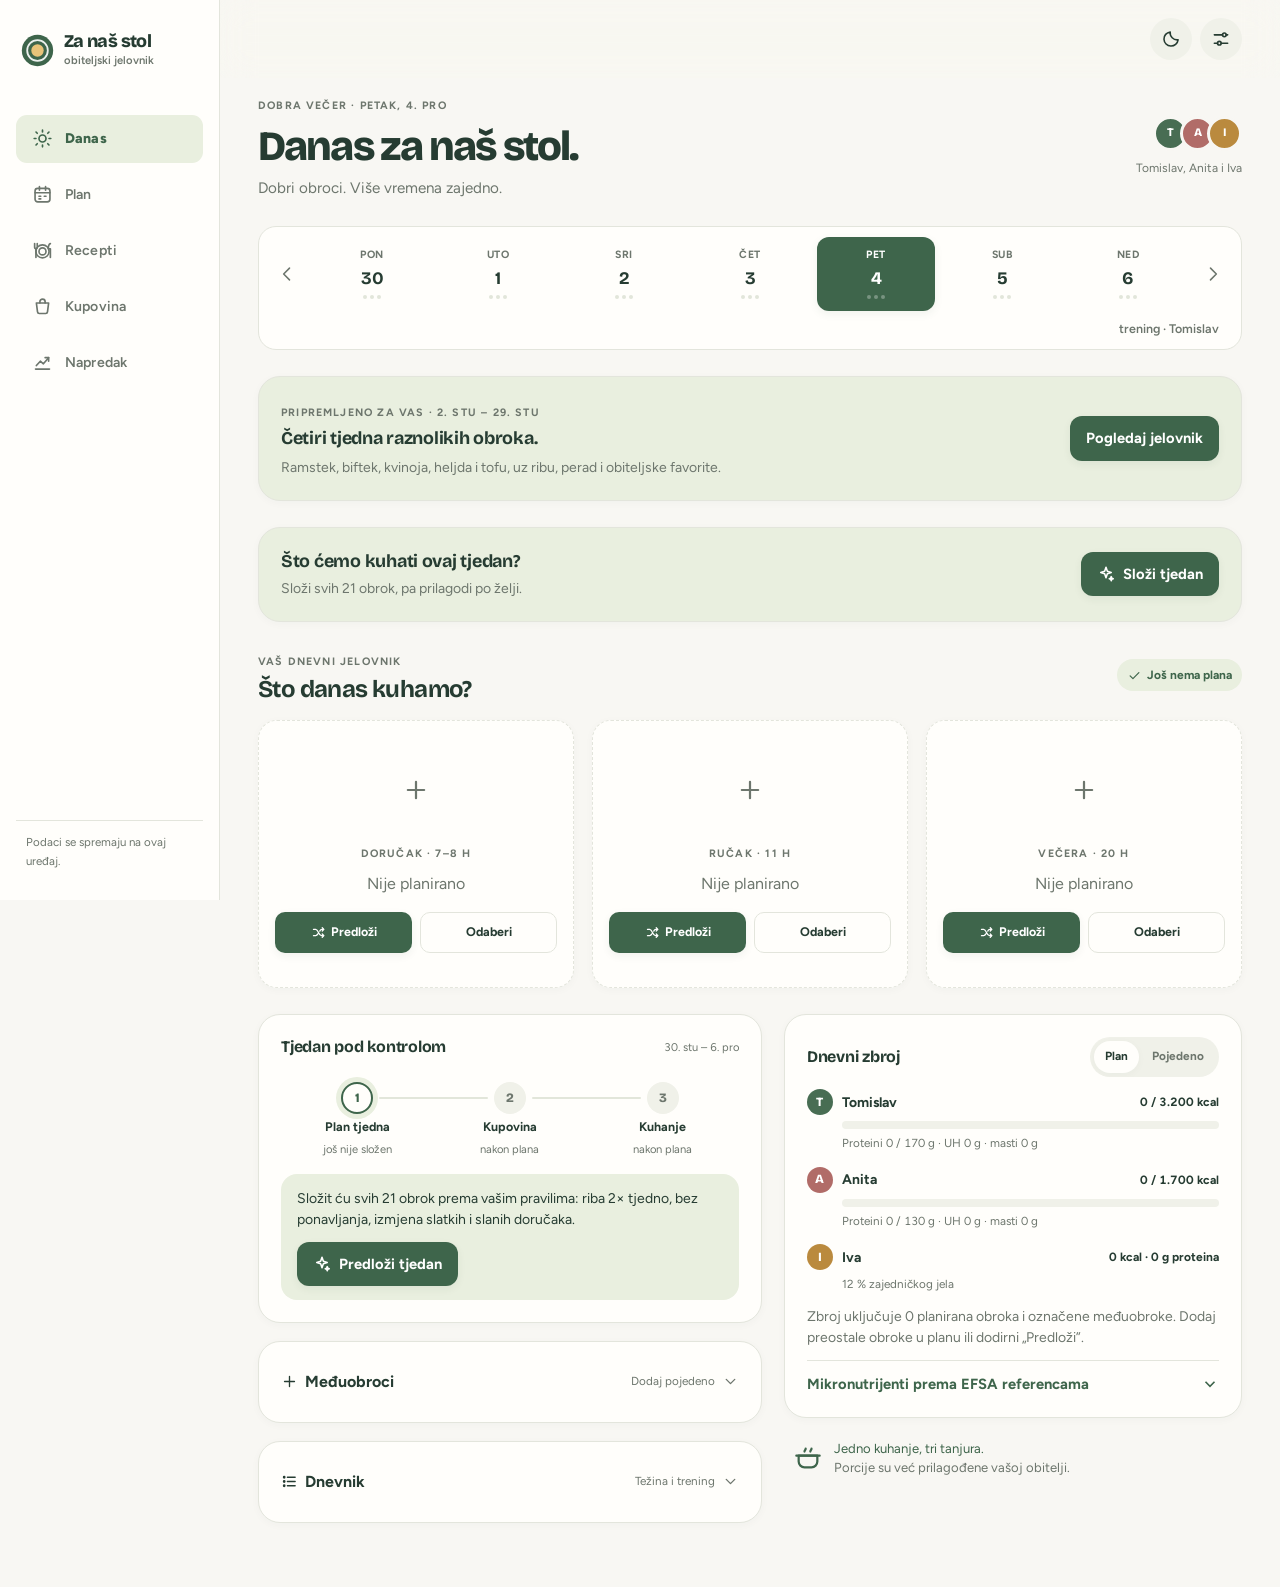
<file: index.html>
<!doctype html>
<html lang="hr" data-theme="light">
<head>
<meta charset="utf-8">
<meta name="viewport" content="width=device-width,initial-scale=1,viewport-fit=cover">
<meta name="description" content="Obiteljski jelovnik: tjedni plan, recepti, kupovina i kuhanje korak po korak.">
<meta name="theme-color" content="#F8F7F3">
<script>try { document.documentElement.dataset.theme = JSON.parse(localStorage.getItem("zns:theme")) === "dark" ? "dark" : "light"; } catch(e) {}</script>
<meta name="mobile-web-app-capable" content="yes">
<meta name="apple-mobile-web-app-capable" content="yes">
<meta name="apple-mobile-web-app-status-bar-style" content="black-translucent">
<meta name="apple-mobile-web-app-title" content="Za naš stol">
<meta name="robots" content="noindex">
<link rel="manifest" href="manifest.webmanifest">
<link rel="icon" type="image/png" sizes="192x192" href="icons/icon-192.png">
<link rel="apple-touch-icon" href="icons/apple-touch-icon.png">
<style>:root{padding-top:env(safe-area-inset-top,0px);padding-bottom:env(safe-area-inset-bottom,0px)}[hidden]{display:none!important}</style>
<title>Za naš stol</title>
<link rel="preconnect" href="https://fonts.googleapis.com">
<link rel="preconnect" href="https://fonts.gstatic.com" crossorigin>
<link rel="stylesheet" href="https://fonts.googleapis.com/css2?family=Bricolage+Grotesque:opsz,wght@12..96,500;12..96,700;12..96,800&family=Figtree:ital,wght@0,400;0,500;0,600;0,700;1,400&display=swap">
<style>
/* Layout: mobitel prvo – jedan stupac (do 760 px) sa staklenim zaglavljem i plutajućom trakom kartica pri dnu;
   od 1024 px lijeva traka navigacije i širi sadržaj. Boju nose ilustracije jela; sučelje je mirno:
   jadranska plava za radnje, maslinasta za "pojedeno/kupljeno", limun za "danas/sljedeće". */
:root{
  --bg:#F3F5F2; --surface:#FFFFFF; --surface-2:#EBF0EC; --surface-3:#DFE6E1; --ink:#14232A; --muted:#5A696E; --line:#DCE3DE;
  --sea:#1C5D78; --sea-ink:#FFFFFF; --sea-soft:#DDEDF3; --sea-deep:#123F52;
  --olive:#56772F; --olive-ink:#FFFFFF; --olive-soft:#E6EEDA;
  --citrus:#E9A920; --citrus-ink:#2A1E00; --citrus-soft:#FCF0CF;
  --tomato:#C9432B; --tomato-soft:#FAE3DC; --warn:#A86A0B;
  --pT:#1C5D78; --pS:#B24E72; --pK:#C98A0E;
  --scrim:rgba(12,22,27,.42); --glass:rgba(243,245,242,.78); --glass-strong:rgba(255,255,255,.86);
  --shadow-1:0 1px 2px rgba(20,35,42,.06),0 2px 8px rgba(20,35,42,.05);
  --shadow-2:0 2px 6px rgba(20,35,42,.07),0 14px 34px rgba(20,35,42,.11);
  --font-display:"Bricolage Grotesque","Avenir Next","Segoe UI",system-ui,sans-serif;
  --font-body:"Figtree","Avenir Next","Segoe UI",Roboto,Helvetica,Arial,sans-serif;
  --r-lg:24px; --r:18px; --r-sm:12px; --ease:cubic-bezier(.2,.8,.2,1); --rail:240px;
}
@media (prefers-color-scheme: dark){ :root:not([data-theme="light"]){
  --bg:#0E161A; --surface:#162127; --surface-2:#1D2A31; --surface-3:#26353D; --ink:#E6EEF0; --muted:#97A8AE; --line:#26353C;
  --sea:#7CC4DE; --sea-ink:#06202B; --sea-soft:#163747; --sea-deep:#A9DCEE;
  --olive:#A6C97B; --olive-ink:#132006; --olive-soft:#1F3119;
  --citrus:#F4C452; --citrus-ink:#2A1E00; --citrus-soft:#3A2F12;
  --tomato:#F2896F; --tomato-soft:#3D2420; --warn:#E9B14E;
  --pT:#7CC4DE; --pS:#EE93B4; --pK:#F4C452;
  --scrim:rgba(0,0,0,.55); --glass:rgba(14,22,26,.78); --glass-strong:rgba(22,33,39,.9);
  --shadow-1:0 1px 2px rgba(0,0,0,.35),0 2px 8px rgba(0,0,0,.25); --shadow-2:0 2px 6px rgba(0,0,0,.35),0 16px 36px rgba(0,0,0,.4); color-scheme:dark } }
:root[data-theme="dark"]{
  --bg:#0E161A; --surface:#162127; --surface-2:#1D2A31; --surface-3:#26353D; --ink:#E6EEF0; --muted:#97A8AE; --line:#26353C;
  --sea:#7CC4DE; --sea-ink:#06202B; --sea-soft:#163747; --sea-deep:#A9DCEE;
  --olive:#A6C97B; --olive-ink:#132006; --olive-soft:#1F3119;
  --citrus:#F4C452; --citrus-ink:#2A1E00; --citrus-soft:#3A2F12;
  --tomato:#F2896F; --tomato-soft:#3D2420; --warn:#E9B14E;
  --pT:#7CC4DE; --pS:#EE93B4; --pK:#F4C452;
  --scrim:rgba(0,0,0,.55); --glass:rgba(14,22,26,.78); --glass-strong:rgba(22,33,39,.9);
  --shadow-1:0 1px 2px rgba(0,0,0,.35),0 2px 8px rgba(0,0,0,.25); --shadow-2:0 2px 6px rgba(0,0,0,.35),0 16px 36px rgba(0,0,0,.4); color-scheme:dark }

*{box-sizing:border-box}
html{-webkit-text-size-adjust:100%;scroll-behavior:auto;overscroll-behavior-y:none}
body{margin:0;overflow-x:clip;background:var(--bg);color:var(--ink);font-family:var(--font-body);font-size:16px;line-height:1.5;-webkit-font-smoothing:antialiased;-webkit-tap-highlight-color:transparent}
h1,h2,h3,h4{font-family:var(--font-display);font-weight:700;line-height:1.1;margin:0;text-wrap:balance;letter-spacing:-.015em}
h1{font-size:clamp(1.75rem,6vw,2.35rem);font-weight:800;letter-spacing:-.025em}
h2{font-size:1.45rem}
h3{font-size:1.12rem}
p{margin:0}
img{max-width:100%}
button,input,select{font:inherit;color:inherit}
button{cursor:pointer;border:0;background:none;padding:0;text-align:inherit}
:focus-visible{outline:2.5px solid var(--sea);outline-offset:2px;border-radius:8px}
.num{font-variant-numeric:tabular-nums}
.muted{color:var(--muted)}
.small{font-size:.875rem}
.eyebrow{font-size:.72rem;letter-spacing:.09em;text-transform:uppercase;color:var(--muted);font-weight:700}
.sr{position:absolute!important;width:1px!important;height:1px!important;padding:0!important;margin:-1px!important;overflow:hidden!important;clip:rect(0 0 0 0)!important;white-space:nowrap!important;border:0!important}
svg.i{width:20px;height:20px;stroke:currentColor;fill:none;stroke-width:1.9;stroke-linecap:round;stroke-linejoin:round;flex:none}

/* ---------- zaglavlje ---------- */
/* Zaglavlje je fiksno i samo prekriva područje statusne trake (iPhone s početnog zaslona): sticky ondje nije pouzdan. */
.top{position:fixed;top:0;left:0;right:0;padding-top:env(safe-area-inset-top,0px);z-index:9;background:var(--glass);-webkit-backdrop-filter:saturate(1.4) blur(16px);backdrop-filter:saturate(1.4) blur(16px);border-bottom:1px solid transparent;transition:border-color .2s}
.top.scrolled{border-bottom-color:var(--line)}
.top-in{max-width:760px;margin:0 auto;display:flex;align-items:center;justify-content:space-between;gap:10px;padding-block:10px;padding-left:max(16px,env(safe-area-inset-left,0px));padding-right:max(16px,env(safe-area-inset-right,0px))}
.brand{display:flex;align-items:center;gap:10px;min-width:0}
.brand .logo{width:36px;height:36px;flex:none}
.brand b{display:block;font-family:var(--font-display);font-size:1.12rem;font-weight:800;letter-spacing:-.02em;line-height:1.1;white-space:nowrap}
.brand small{display:flex;align-items:center;gap:5px;font-size:.7rem;color:var(--muted);font-weight:600;white-space:nowrap}
.brand small::before{content:"";width:7px;height:7px;border-radius:50%;background:var(--muted);opacity:.6}
.brand small.live::before{background:var(--olive);opacity:1;box-shadow:0 0 0 3px var(--olive-soft)}
.top-r{display:flex;align-items:center;gap:8px}
.persons{display:inline-flex;background:var(--surface-2);border-radius:999px;padding:3px;gap:2px}
.persons button{display:inline-flex;align-items:center;gap:7px;padding:4px 12px 4px 4px;border-radius:999px;font-weight:600;font-size:.88rem;color:var(--muted);white-space:nowrap}
.persons button[aria-pressed="true"]{background:var(--surface);color:var(--ink);box-shadow:var(--shadow-1)}
.av{width:26px;height:26px;border-radius:50%;display:inline-grid;place-items:center;font-style:normal;font-weight:800;font-size:.78rem;color:#fff;background:var(--pT);flex:none;font-family:var(--font-display)}
.av.S{background:var(--pS)}.av.K{background:var(--pK)}
:root:not([data-theme="light"]) .av{color:var(--surface)}
@media (prefers-color-scheme: light){ :root:not([data-theme="dark"]) .av{color:#fff} }
:root[data-theme="light"] .av{color:#fff}
@media (max-width:420px){.persons button span{display:none}.persons button{padding:4px}}
.icon-btn{width:40px;height:40px;border-radius:50%;display:inline-grid;place-items:center;background:var(--surface-2);color:var(--ink);flex:none}
.icon-btn.ghost{background:transparent}
.icon-btn[aria-current="page"]{background:var(--sea-soft);color:var(--sea)}

/* ---------- navigacija: plutajuća traka (mobitel) / lijeva traka (desktop) ---------- */
nav.tabs{position:fixed;z-index:9;left:max(12px,env(safe-area-inset-left,0px));right:max(12px,env(safe-area-inset-right,0px));bottom:calc(10px + env(safe-area-inset-bottom,0px))}
nav.tabs .in{position:relative;max-width:520px;margin:0 auto;display:grid;grid-template-columns:repeat(5,1fr);background:var(--glass-strong);-webkit-backdrop-filter:saturate(1.5) blur(18px);backdrop-filter:saturate(1.5) blur(18px);border:1px solid var(--line);border-radius:26px;padding:6px;box-shadow:var(--shadow-2)}
nav.tabs button{position:relative;z-index:1;display:grid;justify-items:center;gap:2px;padding:7px 2px 6px;font-size:.68rem;font-weight:700;color:var(--muted);letter-spacing:.01em;border-radius:20px}
nav.tabs button svg{width:23px;height:23px;stroke:currentColor;fill:none;stroke-width:1.9;stroke-linecap:round;stroke-linejoin:round}
nav.tabs button[aria-current="page"]{color:var(--sea)}
nav.tabs .ind{position:absolute;z-index:0;top:6px;bottom:6px;left:6px;width:calc((100% - 12px) / 5);border-radius:20px;background:var(--sea-soft);transform:translateX(calc(var(--i,0) * 100%));transition:transform .38s var(--ease)}
nav.tabs .ind.off{opacity:0}
nav.tabs .rail-brand,nav.tabs .rail-foot{display:none}
nav.tabs .badge{position:absolute;top:3px;right:calc(50% - 20px);min-width:16px;height:16px;padding:0 4px;border-radius:9px;background:var(--citrus);color:var(--citrus-ink);font-size:.62rem;display:grid;place-items:center;font-weight:800}
@media (min-width:1024px){
  nav.tabs{left:0;right:auto;top:0;bottom:0;width:var(--rail);padding-top:env(safe-area-inset-top,0px);padding-bottom:env(safe-area-inset-bottom,0px);padding-left:env(safe-area-inset-left,0px);border-right:1px solid var(--line);background:var(--surface)}
  nav.tabs .in{height:100%;max-width:none;display:flex;flex-direction:column;gap:4px;background:none;border:0;border-radius:0;box-shadow:none;padding:20px 14px;-webkit-backdrop-filter:none;backdrop-filter:none}
  nav.tabs .rail-brand{display:flex;padding:4px 10px 22px}
  nav.tabs button{display:flex;align-items:center;gap:12px;padding:11px 14px;font-size:.98rem;font-weight:600;border-radius:14px;justify-items:start}
  nav.tabs button:hover{background:var(--surface-2);color:var(--ink)}
  nav.tabs button[aria-current="page"]{background:var(--sea-soft);color:var(--sea)}
  nav.tabs .ind{display:none}
  nav.tabs .badge{position:static;margin-left:auto}
  nav.tabs .rail-foot{display:block;margin-top:auto;padding:12px 10px 0;font-size:.8rem;color:var(--muted);border-top:1px solid var(--line)}
  .top .brand{visibility:hidden}
  .top{left:var(--rail)}
  main,#timers-root{margin-left:var(--rail)}
  .top-in{max-width:1100px}
}

/* ---------- glavni sadržaj ---------- */
main{max-width:760px;margin:0 auto;padding-block:76px 128px;padding-left:max(16px,env(safe-area-inset-left,0px));padding-right:max(16px,env(safe-area-inset-right,0px));display:grid;gap:18px;align-content:start}
@media (min-width:1024px){main{max-width:calc(1100px + var(--rail));padding-left:calc(var(--rail) + 40px);padding-right:40px;margin-left:0;padding-bottom:64px}}
main > *{min-width:0}
.card{background:var(--surface);border:1px solid var(--line);border-radius:var(--r-lg);padding:18px}
.card.flat{background:var(--surface-2);border-color:transparent}
.stack{display:grid;gap:12px}
.stack > *,.card > *{min-width:0}
.stack.tight{gap:8px}
.row{display:flex;align-items:center;gap:10px;flex-wrap:wrap}
.row.between{justify-content:space-between}
.row.nowrap{flex-wrap:nowrap}
.grow{flex:1;min-width:0}
.sect-h{display:flex;align-items:baseline;justify-content:space-between;gap:12px}
.sect-h h2,.sect-h h3{min-width:0}
.pagehead{display:grid;gap:4px;padding-top:6px}
.pagehead .row{justify-content:space-between}

/* gumbi */
.btn{display:inline-flex;align-items:center;justify-content:center;gap:8px;padding:10px 16px;border-radius:999px;font-weight:700;font-size:.92rem;background:var(--surface-2);color:var(--ink);border:1px solid transparent;min-height:42px;white-space:nowrap}
.btn.primary{background:var(--sea);color:var(--sea-ink)}
.btn.olive{background:var(--olive);color:var(--olive-ink)}
.btn.outline{background:transparent;border-color:var(--line)}
.btn.soft{background:var(--sea-soft);color:var(--sea)}
.btn.lg{min-height:54px;padding:14px 22px;font-size:1.02rem;border-radius:18px}
.btn.block{width:100%}
.btn.sm{padding:6px 12px;min-height:34px;font-size:.84rem}
.btn.danger{color:var(--tomato)}
.btn:disabled{opacity:.5;cursor:default}
.btn svg{width:18px;height:18px;stroke:currentColor;fill:none;stroke-width:2.1;stroke-linecap:round;stroke-linejoin:round}
.chips{display:flex;gap:8px;flex-wrap:wrap}
.chips.scroll{flex-wrap:nowrap;overflow-x:auto;scrollbar-width:none;margin-inline:-16px;padding-inline:16px;padding-block:2px;scroll-padding-inline:16px}
.chips.scroll::-webkit-scrollbar{display:none}
.chip{display:inline-flex;align-items:center;gap:6px;padding:7px 13px;border-radius:999px;font-size:.84rem;font-weight:600;background:var(--surface);color:var(--ink);border:1px solid var(--line);white-space:nowrap;flex:none}
.chip.on{background:var(--sea);color:var(--sea-ink);border-color:var(--sea)}
.chip.tag{background:var(--surface-2);border-color:transparent;color:var(--muted);padding:4px 10px;font-size:.78rem}
.chip .k{color:var(--muted);font-weight:600;font-variant-numeric:tabular-nums}
.chip.on .k{color:inherit;opacity:.8}
.pill{display:inline-flex;align-items:center;gap:5px;padding:3px 9px;border-radius:999px;font-size:.72rem;font-weight:700;letter-spacing:.01em;background:var(--surface-2);color:var(--ink);white-space:nowrap}
.pill::before{content:"";width:7px;height:7px;border-radius:50%;background:var(--pc,var(--muted))}
.pill.riba{--pc:#3E86B0}.pill.perad{--pc:#D9A13A}.pill.crveno{--pc:#B8452F}.pill.svinjetina{--pc:#D97C8E}.pill.jaja{--pc:#E9C13C}.pill.mlijecno{--pc:#8FA4C9}.pill.mahunarke{--pc:#7B9A47}
.pill.glass{background:var(--glass-strong);-webkit-backdrop-filter:blur(8px);backdrop-filter:blur(8px)}
.seg{display:inline-flex;background:var(--surface-2);border-radius:999px;padding:4px;gap:2px;max-width:100%;overflow-x:auto;scrollbar-width:none}
.seg::-webkit-scrollbar{display:none}
.seg button{padding:8px 15px;border-radius:999px;font-weight:700;font-size:.88rem;color:var(--muted);white-space:nowrap;flex:none}
.seg button[aria-pressed="true"]{background:var(--surface);color:var(--ink);box-shadow:var(--shadow-1)}
.seg.full{display:flex}.seg.full button{flex:1}
.seg .n{font-weight:600;opacity:.6;margin-left:3px;font-variant-numeric:tabular-nums}
@media (max-width:440px){.seg .n{display:none}.seg button{padding:8px 12px}}

/* oznaka "pojedeno / kupljeno" */
.check{width:34px;height:34px;border-radius:50%;border:2px solid var(--surface-3);display:grid;place-items:center;color:transparent;background:var(--surface);flex:none}
.check.on{background:var(--olive);border-color:var(--olive);color:var(--olive-ink)}
.check svg{width:18px;height:18px;stroke:currentColor;fill:none;stroke-width:3;stroke-linecap:round;stroke-linejoin:round}
.check.sm{width:26px;height:26px}.check.sm svg{width:14px;height:14px}

/* trake i prsten */
.bar{height:8px;border-radius:999px;background:var(--surface-2);overflow:hidden}
.bar i{display:block;height:100%;width:0;background:var(--sea);border-radius:999px}
.bar i.good{background:var(--olive)}
.bar i.over{background:var(--citrus)}
.ring{display:block}
.ring .trk{stroke:var(--surface-2)}
.ring .val{stroke:var(--sea);stroke-linecap:round}
.ring .val.good{stroke:var(--olive)}.ring .val.over{stroke:var(--citrus)}

/* ---------- Danas ---------- */
.hello{display:grid;gap:2px;padding-top:6px}
.hello h1 span{color:var(--sea)}
.week{display:grid;grid-template-columns:auto repeat(7,1fr) auto;gap:4px;align-items:center}
.week .icon-btn{width:30px;height:30px;background:transparent;color:var(--muted)}
.wday{display:grid;justify-items:center;gap:3px;padding:8px 0 7px;border-radius:16px;min-width:0}
.wday small{font-size:.66rem;font-weight:700;letter-spacing:.06em;text-transform:uppercase;color:var(--muted)}
.wday b{font-family:var(--font-display);font-size:1.1rem;line-height:1;font-weight:700}
.wday .pips{display:flex;gap:3px;height:6px}
.wday .pips i{width:6px;height:6px;border-radius:50%;background:var(--surface-3)}
.wday .pips i.p{background:var(--muted);opacity:.45}
.wday .pips i.e{background:var(--olive);opacity:1}
.wday.today b{color:var(--sea)}
.wday[aria-current="date"]{background:var(--sea);color:var(--sea-ink)}
.wday[aria-current="date"] small,.wday[aria-current="date"] b{color:var(--sea-ink)}
.wday[aria-current="date"] .pips i{background:color-mix(in srgb,var(--sea-ink) 30%,transparent)}
.wday[aria-current="date"] .pips i.p{background:var(--sea-ink);opacity:.6}
.wday[aria-current="date"] .pips i.e{background:var(--citrus);opacity:1}
.daynote{display:flex;align-items:center;justify-content:center;gap:8px;flex-wrap:wrap;font-size:.86rem;color:var(--muted)}

.summary{display:grid;grid-template-columns:auto 1fr;gap:20px;align-items:center}
.summary .ringbox{position:relative;width:136px;height:136px}
.summary .ringbox .c{position:absolute;inset:0;display:grid;place-content:center;text-align:center;gap:0}
.summary .ringbox .c b{font-family:var(--font-display);font-size:1.6rem;line-height:1;font-weight:800;letter-spacing:-.02em}
.summary .ringbox .c small{font-size:.74rem;color:var(--muted);font-weight:600}
.macros{display:grid;gap:12px;min-width:0}
.macro .l{display:flex;justify-content:space-between;gap:8px;font-size:.84rem;margin-bottom:5px}
.macro .l span{font-weight:700}
.macro .l em{font-style:normal;color:var(--muted);font-variant-numeric:tabular-nums}
@media (max-width:380px){.summary{grid-template-columns:1fr;justify-items:center}.macros{width:100%}}

.flow{display:grid;grid-template-columns:repeat(3,1fr);gap:0;position:relative}
.flow button{display:grid;justify-items:center;text-align:center;gap:6px;padding:4px 4px;position:relative;min-width:0}
.flow button::before{content:"";position:absolute;top:19px;left:calc(-50% + 22px);right:calc(50% + 22px);height:2px;background:var(--surface-3);border-radius:2px}
.flow button:first-child::before{display:none}
.flow button.done::before,.flow button.cur::before{background:var(--olive)}
.flow .dot{width:38px;height:38px;border-radius:50%;display:grid;place-items:center;font-family:var(--font-display);font-weight:800;background:var(--surface-2);color:var(--muted);border:2px solid transparent}
.flow .done .dot{background:var(--olive);color:var(--olive-ink)}
.flow .cur .dot{background:var(--surface);border-color:var(--sea);color:var(--sea);box-shadow:0 0 0 5px var(--sea-soft)}
.flow .dot svg{width:18px;height:18px;stroke:currentColor;fill:none;stroke-width:3;stroke-linecap:round;stroke-linejoin:round}
.flow b{font-size:.86rem;line-height:1.2}
.flow small{font-size:.76rem;color:var(--muted);font-variant-numeric:tabular-nums}

.timeline{display:grid;gap:12px}
.mcard{display:grid;grid-template-columns:96px 1fr auto;gap:14px;align-items:center;background:var(--surface);border:1px solid var(--line);border-radius:var(--r-lg);padding:10px 14px 10px 10px;position:relative;transition:border-color .25s,box-shadow .25s}
.mcard .thumb{width:96px;height:96px;border-radius:16px;overflow:hidden;position:relative;background:var(--surface-2);display:block}
.mcard .thumb img{width:100%;height:100%;object-fit:cover;display:block;transition:filter .35s,transform .35s var(--ease)}
.mcard .t{min-width:0;display:grid;gap:3px}
.mcard .t .title{font-weight:700;font-size:1rem;line-height:1.25;display:-webkit-box;-webkit-line-clamp:2;-webkit-box-orient:vertical;overflow:hidden;text-align:left}
.mcard .meta{display:flex;flex-wrap:wrap;gap:4px 10px;font-size:.8rem;color:var(--muted);font-variant-numeric:tabular-nums}
.mcard .meta b{color:var(--ink);font-weight:700}
.mcard .sum{font-size:.8rem;color:var(--muted);display:-webkit-box;-webkit-line-clamp:1;-webkit-box-orient:vertical;overflow:hidden}
.mcard .acts{display:flex;align-items:center;gap:8px;margin-top:4px}
.mcard.next{border-color:var(--citrus);box-shadow:0 0 0 3px var(--citrus-soft)}
.mcard .flag{position:absolute;top:-9px;left:16px;background:var(--citrus);color:var(--citrus-ink);font-size:.66rem;font-weight:800;letter-spacing:.08em;text-transform:uppercase;padding:3px 9px;border-radius:999px}
.mcard.done .thumb img{filter:saturate(.55) brightness(.92)}
.mcard.done .title{color:var(--muted)}
.mcard .thumb .ok{position:absolute;inset:0;display:grid;place-items:center;background:color-mix(in srgb,var(--olive) 35%,transparent);opacity:0;transition:opacity .3s}
.mcard.done .thumb .ok{opacity:1}
.mcard .thumb .ok svg{width:34px;height:34px;stroke:#fff;fill:none;stroke-width:3;stroke-linecap:round;stroke-linejoin:round;filter:drop-shadow(0 1px 2px rgba(0,0,0,.3))}
.mcard.empty{grid-template-columns:96px 1fr;border-style:dashed;background:transparent}
.mcard.empty .thumb{display:grid;place-items:center;color:var(--muted);background:var(--surface-2)}
.mcard.empty .thumb svg{width:28px;height:28px}
@media (max-width:400px){.mcard{grid-template-columns:78px 1fr auto;gap:12px}.mcard .thumb{width:78px;height:78px}.mcard.empty{grid-template-columns:78px 1fr}}

.snackrow{display:flex;flex-wrap:nowrap;gap:10px;overflow-x:auto;scrollbar-width:none;margin-inline:-18px;padding:2px 18px 4px;scroll-snap-type:x proximity}
.snackrow::-webkit-scrollbar{display:none}
.chip.snack{display:grid;grid-template-columns:44px 1fr;grid-template-rows:auto auto;column-gap:10px;align-items:center;padding:6px 14px 6px 6px;border-radius:18px;scroll-snap-align:start;text-align:left;white-space:normal;width:200px;flex:none}
.chip.snack img{grid-row:1/3;width:44px;height:44px;border-radius:12px;object-fit:cover}
.chip.snack b{font-size:.84rem;line-height:1.2;font-weight:700;display:-webkit-box;-webkit-line-clamp:2;-webkit-box-orient:vertical;overflow:hidden}
.chip.snack .k{font-size:.76rem}
.chip.snack.on{background:var(--olive-soft);color:var(--ink);border-color:var(--olive)}
.chip.snack.on .k{color:var(--olive);opacity:1;font-weight:700}
.hint{display:flex;gap:12px;align-items:flex-start;background:var(--citrus-soft);border-radius:var(--r);padding:12px 14px;font-size:.9rem}
.hint svg{width:20px;height:20px;flex:none;stroke:var(--warn);fill:none;stroke-width:2;stroke-linecap:round;stroke-linejoin:round;margin-top:1px}
.hint .chips{margin-top:8px}
.hint > div{min-width:0}
.hint .chip{background:var(--surface);border-color:transparent;white-space:normal;flex:0 1 auto;text-align:left}

.cols{display:grid;gap:18px}
.col{display:grid;gap:18px;align-content:start;min-width:0}
@media (min-width:1180px){
  .cols{grid-template-columns:minmax(0,1.3fr) minmax(0,1fr);gap:24px}
  .cols .snackrow{display:grid;grid-template-columns:repeat(auto-fill,minmax(210px,1fr));overflow:visible;margin-inline:0;padding-inline:0}
  .cols .chip.snack{width:auto}
  .cols .mcard{grid-template-columns:110px 1fr auto}.cols .mcard .thumb{width:110px;height:110px}
}

/* ---------- zajedničko jelo: podjela po osobi ---------- */
.sl{display:inline-flex;align-items:center;gap:10px;font-size:.8rem;color:var(--muted);font-variant-numeric:tabular-nums;flex-wrap:wrap}
.sl > span{display:inline-flex;align-items:center;gap:4px;color:var(--ink);font-weight:700}
.sl > span.u{color:var(--muted);font-weight:600}
.mini{width:17px;height:17px;border-radius:50%;display:inline-grid;place-items:center;font-style:normal;font-size:.62rem;font-weight:800;font-family:var(--font-display);background:var(--pT);color:var(--surface);flex:none}
.mini.S{background:var(--pS)}.mini.K{background:var(--pK)}
.splitbar{display:flex;gap:3px;height:14px;border-radius:8px;overflow:hidden}
.splitbar i{display:block;background:var(--pT);min-width:6px}
.splitbar i.S{background:var(--pS)}.splitbar i.K{background:var(--pK)}
.splitlegend{display:flex;flex-wrap:wrap;gap:6px 16px;font-size:.88rem}
.splitlegend span{display:inline-flex;align-items:center;gap:7px}
.splitlegend .av{width:22px;height:22px;font-size:.7rem}
.prows{display:grid;gap:14px}
.prow{display:grid;gap:6px}
.prow .ph{display:flex;align-items:center;gap:9px}
.prow .ph b{flex:1;min-width:0}
.prow .ph .num{font-size:.88rem;font-weight:700}
.prow .pm{font-size:.8rem;color:var(--muted);padding-left:35px}
.prow .bar{margin-left:35px}
.person-h.sm{gap:9px}.person-h.sm .av{width:26px;height:26px;font-size:.78rem}
.lrow{display:grid;grid-template-columns:1fr 1fr auto;gap:10px;align-items:end;padding-bottom:6px}
.lrow .person-h{grid-column:1/-1}
.lrow .toggle{height:46px}
@media (max-width:400px){.lrow{grid-template-columns:1fr 1fr}.lrow .toggle{grid-column:1/-1;justify-self:start}}
.chip.tag.minus{background:var(--tomato-soft);color:var(--tomato)}
.chip.tag.plus{background:var(--olive-soft);color:var(--olive)}
.chip.on.minus{background:var(--tomato-soft);color:var(--tomato);border-color:var(--tomato)}
.bezn{color:var(--tomato)}
.exrow{display:grid;grid-template-columns:1fr 88px auto auto;gap:8px;align-items:center;font-size:.92rem}
.exrow .field{padding:8px 10px}
.exadd{display:grid;grid-template-columns:1fr 88px auto;gap:8px}
@media (max-width:420px){.exadd{grid-template-columns:1fr 80px}.exadd .btn{grid-column:1/-1}}
.split-form{display:grid;gap:10px}
.sf{display:grid;grid-template-columns:auto 1fr 96px;gap:10px;align-items:end}
.sf .av{width:34px;height:34px;margin-bottom:6px}
.sf label{display:grid;gap:6px;font-size:.8rem;color:var(--muted);font-weight:700}
.sf input{width:100%;padding:11px 12px;border:1.5px solid var(--line);border-radius:var(--r-sm);background:var(--surface);color:var(--ink);font-size:1rem;min-width:0}
.sf input:focus{border-color:var(--sea);outline:none;box-shadow:0 0 0 3px var(--sea-soft)}
.portions .p h4 .pc{margin-left:auto;font-family:var(--font-display);font-size:1.05rem;white-space:nowrap}
.portions .p h4 span:not(.pc){min-width:0;overflow:hidden;text-overflow:ellipsis}
.portions > .p{min-width:0}
.portions .p .chips{gap:5px}
.portions .p .chip{white-space:normal;flex:0 1 auto}
.portions .p .btn{justify-self:start}
.meta .av{width:20px;height:20px;font-size:.65rem;vertical-align:middle}

/* ---------- forme ---------- */
.form{display:grid;grid-template-columns:1fr 1fr;gap:12px}
.form label{display:grid;gap:6px;font-size:.8rem;color:var(--muted);font-weight:700}
.form input,.form select,.field{width:100%;padding:11px 12px;border:1.5px solid var(--line);border-radius:var(--r-sm);background:var(--surface);color:var(--ink);font-size:1rem;min-width:0;font-weight:500;transition:border-color .2s}
.form input:focus,.form select:focus,.field:focus{border-color:var(--sea);outline:none;box-shadow:0 0 0 3px var(--sea-soft)}
.form .full{grid-column:1/-1}
.toggle{display:inline-flex;align-items:center;gap:8px;padding:9px 14px 9px 10px;border:1.5px solid var(--line);border-radius:999px;font-weight:700;font-size:.9rem;background:var(--surface)}
.toggle i{width:22px;height:22px;border-radius:50%;border:2px solid var(--surface-3);display:grid;place-items:center}
.toggle i svg{width:12px;height:12px;stroke:transparent;fill:none;stroke-width:3.5;stroke-linecap:round;stroke-linejoin:round}
.toggle[aria-pressed="true"]{background:var(--olive-soft);border-color:var(--olive);color:var(--ink)}
.toggle[aria-pressed="true"] i{background:var(--olive);border-color:var(--olive)}
.toggle[aria-pressed="true"] i svg{stroke:var(--olive-ink)}
.search{position:relative}
.search svg{position:absolute;left:14px;top:50%;transform:translateY(-50%);width:19px;height:19px;stroke:var(--muted);fill:none;stroke-width:2;stroke-linecap:round}
.search input{width:100%;padding:12px 14px 12px 42px;border-radius:999px;border:1.5px solid var(--line);background:var(--surface);color:var(--ink);font-size:1rem}
.search input:focus{border-color:var(--sea);outline:none;box-shadow:0 0 0 3px var(--sea-soft)}
details.more{border-top:1px solid var(--line);padding-top:12px}
details.more summary{cursor:pointer;list-style:none;display:flex;align-items:center;justify-content:space-between;gap:8px;font-weight:700;color:var(--sea);font-size:.92rem}
details.more summary::-webkit-details-marker{display:none}
details.more summary svg{width:18px;height:18px;stroke:currentColor;fill:none;stroke-width:2.2;transition:transform .25s var(--ease)}
details.more[open] summary svg{transform:rotate(180deg)}
details.more > div{padding-top:14px}
.microlist{display:grid;gap:10px}
.micro{display:grid;grid-template-columns:1fr auto;gap:4px 12px;font-size:.88rem}
.micro .bar{grid-column:1/-1;height:6px}

/* ---------- recepti ---------- */
.rgrid{display:grid;grid-template-columns:repeat(auto-fill,minmax(158px,1fr));gap:14px}
@media (min-width:1024px){.rgrid{grid-template-columns:repeat(auto-fill,minmax(220px,1fr));gap:18px}}
.rcard{background:var(--surface);border:1px solid var(--line);border-radius:var(--r-lg);overflow:hidden;text-align:left;display:grid;grid-template-rows:auto 1fr;transition:transform .25s var(--ease),box-shadow .25s}
.rcard .img{aspect-ratio:4/3;max-width:100%;position:relative;overflow:hidden;background:var(--surface-2)}
.rcard .img img{width:100%;height:100%;object-fit:cover;display:block;transition:transform .5s var(--ease)}
.rcard .img .pill{position:absolute;left:10px;top:10px}
.rcard .img .tm{position:absolute;right:10px;bottom:10px;background:var(--glass-strong);-webkit-backdrop-filter:blur(8px);backdrop-filter:blur(8px);border-radius:999px;font-size:.72rem;font-weight:700;padding:3px 9px;display:flex;align-items:center;gap:4px}
.rcard .img .tm svg{width:13px;height:13px;stroke:currentColor;fill:none;stroke-width:2.2}
.rcard .body{padding:12px 14px 14px;display:grid;gap:6px;align-content:start}
.rcard .body b{font-weight:700;font-size:.96rem;line-height:1.25}
.rcard .meta{font-size:.8rem;color:var(--muted);font-variant-numeric:tabular-nums}
.rcard .meta strong{color:var(--ink)}
@media (hover:hover){.rcard:hover{transform:translateY(-3px);box-shadow:var(--shadow-2)}.rcard:hover .img img{transform:scale(1.04)}}
.blank{color:var(--muted);text-align:center;padding:28px 12px;display:grid;justify-items:center;gap:10px}
.blank svg{width:40px;height:40px;stroke:var(--muted);fill:none;stroke-width:1.6;opacity:.6}

/* ---------- detalj recepta ---------- */
.dhero{position:relative;border-radius:var(--r-lg);overflow:hidden;aspect-ratio:16/11;max-width:100%;background:var(--surface-2);margin-inline:-4px}
.dhero img{width:100%;height:100%;object-fit:cover;display:block}
.dhero .over{position:absolute;inset:12px 12px auto;display:flex;justify-content:space-between;align-items:center;gap:8px}
.glassbtn{display:inline-flex;align-items:center;gap:6px;height:40px;padding:0 14px 0 10px;border-radius:999px;background:var(--glass-strong);-webkit-backdrop-filter:blur(10px);backdrop-filter:blur(10px);font-weight:700;font-size:.88rem;color:var(--ink);box-shadow:var(--shadow-1)}
.glassbtn svg{width:20px;height:20px;stroke:currentColor;fill:none;stroke-width:2.2;stroke-linecap:round;stroke-linejoin:round}
.detail{display:grid;gap:16px}
@media (min-width:860px){.detail{display:grid;grid-template-columns:minmax(0,1.05fr) minmax(0,1fr);gap:28px;align-items:start}.detail .dhero{position:sticky;top:84px;margin:0}}
.dhead{display:grid;gap:10px}
.dhead .sub{color:var(--muted);font-size:1.02rem}
.facts{display:grid;grid-template-columns:repeat(4,1fr);gap:8px}
.fact{background:var(--surface-2);border-radius:var(--r-sm);padding:10px 8px;text-align:center;display:grid;gap:1px}
.fact b{font-family:var(--font-display);font-size:1.15rem;font-weight:700;font-variant-numeric:tabular-nums;line-height:1.2}
.fact small{font-size:.7rem;color:var(--muted);font-weight:700;letter-spacing:.04em;text-transform:uppercase}
.cta{display:grid;grid-template-columns:1fr auto auto;gap:8px}
@media (max-width:420px){.cta{grid-template-columns:1fr 1fr}.cta .btn.lg{grid-column:1/-1}}
.subnav{position:sticky;top:calc(env(safe-area-inset-top,0px) + 66px);z-index:5;display:flex;gap:4px;background:var(--glass);-webkit-backdrop-filter:blur(14px);backdrop-filter:blur(14px);padding:6px;border-radius:999px;border:1px solid var(--line);overflow-x:auto;scrollbar-width:none}
.subnav::-webkit-scrollbar{display:none}
.subnav button{flex:1;padding:8px 12px;border-radius:999px;font-weight:700;font-size:.84rem;color:var(--muted);white-space:nowrap}
.subnav button[aria-current="true"]{background:var(--surface);color:var(--ink);box-shadow:var(--shadow-1)}
.portions{display:grid;grid-template-columns:repeat(3,1fr);gap:10px}
@media (max-width:560px){.portions{grid-template-columns:1fr}}
.portions .p{border-radius:var(--r);padding:12px 14px;font-size:.9rem;background:var(--surface-2);display:grid;gap:8px;align-content:start}
.portions .p.me{background:var(--sea-soft)}
.portions .p h4{display:flex;align-items:center;gap:8px;font-family:var(--font-body);font-size:.88rem;font-weight:800}
.portions .p ul{margin:0;padding:0;display:grid;gap:3px;list-style:none}
.portions .p li span{font-weight:700;font-variant-numeric:tabular-nums}
.portions .p .kc{font-weight:800;font-family:var(--font-display);font-variant-numeric:tabular-nums}
.ings{display:grid;gap:2px}
.ing-h{font-size:.74rem;letter-spacing:.08em;text-transform:uppercase;color:var(--muted);font-weight:700;padding:10px 0 4px;display:flex;flex-wrap:wrap;gap:4px 8px;align-items:baseline}
.ing-h em{font-style:normal;text-transform:none;letter-spacing:0;font-weight:500}
.ing{display:grid;grid-template-columns:26px 1fr auto;gap:12px;align-items:center;padding:9px 4px;border-radius:12px;text-align:left;width:100%}
.ing .nm{min-width:0}
.ing .nm small{color:var(--muted)}
.ing .q{font-weight:700;font-variant-numeric:tabular-nums;white-space:nowrap}
.ing[aria-pressed="true"] .nm,.ing[aria-pressed="true"] .q{color:var(--muted);text-decoration:line-through;text-decoration-thickness:1.5px}
@media (hover:hover){.ing:hover{background:var(--surface-2)}}
.steps{margin:0;padding:0;list-style:none;display:grid;gap:4px;counter-reset:s}
.steps li{display:grid;grid-template-columns:34px 1fr;gap:14px;counter-increment:s;padding:10px 0;border-bottom:1px solid var(--line)}
.steps li:last-child{border-bottom:0}
.steps li::before{content:counter(s);width:34px;height:34px;border-radius:50%;background:var(--sea-soft);color:var(--sea);display:grid;place-items:center;font-family:var(--font-display);font-weight:800}
.steps li > div{display:grid;gap:8px;padding-top:5px}
.tchip{display:inline-flex;align-items:center;gap:6px;padding:5px 11px 5px 8px;border-radius:999px;background:var(--citrus-soft);color:var(--ink);font-weight:700;font-size:.82rem;justify-self:start}
.tchip svg{width:16px;height:16px;stroke:var(--warn);fill:none;stroke-width:2.2;stroke-linecap:round;stroke-linejoin:round}
.tchip.run{background:var(--citrus);color:var(--citrus-ink)}
.tchip.run svg{stroke:currentColor}
.note{display:flex;gap:12px;align-items:flex-start;background:var(--citrus-soft);border-radius:var(--r);padding:14px 16px;font-size:.94rem}
.note b{display:block;margin-bottom:2px}
table.tbl{width:100%;border-collapse:collapse;font-size:.92rem}
table.tbl th{text-align:left;font-size:.72rem;letter-spacing:.07em;text-transform:uppercase;color:var(--muted);font-weight:700;padding:8px 0;border-bottom:1px solid var(--line)}
table.tbl td{padding:9px 0;border-bottom:1px solid var(--line)}
table.tbl td.n,table.tbl th.n{text-align:right;font-variant-numeric:tabular-nums;padding-left:8px}
table.tbl tr:last-child td{border-bottom:0}
.scrollx{overflow-x:auto}
.prompt{background:var(--surface-2);border-radius:var(--r-sm);padding:12px 14px;font-size:.85rem;color:var(--muted);word-break:break-word}

/* ---------- plan ---------- */
.weeknav{display:grid;grid-template-columns:auto 1fr auto;align-items:center;gap:10px}
.weeknav .mid{text-align:center;display:grid;gap:2px}
.weeknav h2{font-size:1.3rem}
.stats{display:flex;gap:8px;flex-wrap:wrap}
.stat{display:inline-flex;align-items:center;gap:6px;background:var(--surface);border:1px solid var(--line);border-radius:999px;padding:5px 12px;font-size:.82rem;font-weight:600}
.stat b{font-variant-numeric:tabular-nums}
.stat.ok{border-color:var(--olive);background:var(--olive-soft)}
.stat.warn{border-color:var(--citrus);background:var(--citrus-soft)}
.actions{display:flex;gap:8px;flex-wrap:wrap}
.days{display:grid;gap:12px}
@media (min-width:1024px){.days{grid-template-columns:repeat(2,minmax(0,1fr))}}
.daycard{background:var(--surface);border:1px solid var(--line);border-radius:var(--r-lg);padding:14px;display:grid;gap:10px}
.daycard.today{border-color:var(--citrus);box-shadow:0 0 0 3px var(--citrus-soft)}
.daycard .dh{display:flex;align-items:center;justify-content:space-between;gap:8px;flex-wrap:wrap}
.daycard .dh h3{display:flex;align-items:baseline;gap:8px}
.daycard .dh h3 small{font-family:var(--font-body);font-size:.82rem;color:var(--muted);font-weight:600;letter-spacing:0}
.daycard .dh .kc{font-size:.8rem;color:var(--muted);font-weight:700;font-variant-numeric:tabular-nums}
.slots{display:grid;gap:6px}
.slot{display:grid;grid-template-columns:52px 1fr auto;gap:12px;align-items:center;text-align:left;border-radius:14px;padding:6px 10px 6px 6px;background:var(--surface-2);min-height:64px;width:100%;transition:background .2s}
.slot .th{width:52px;height:52px;border-radius:11px;overflow:hidden;background:var(--surface-3);display:grid;place-items:center;color:var(--muted)}
.slot .th img{width:100%;height:100%;object-fit:cover;display:block}
.slot .th svg{width:22px;height:22px}
.slot .k{display:block;font-size:.68rem;letter-spacing:.08em;text-transform:uppercase;color:var(--muted);font-weight:800}
.slot .v{font-size:.9rem;font-weight:700;min-width:0;overflow:hidden;display:-webkit-box;-webkit-line-clamp:2;-webkit-box-orient:vertical;line-height:1.25}
.slot .v.empty{color:var(--muted);font-weight:500}
.slot .kc{font-size:.78rem;color:var(--muted);font-variant-numeric:tabular-nums;font-weight:600}
.slot.vacant{background:transparent;border:1.5px dashed var(--surface-3)}
@media (hover:hover){.slot:hover{background:var(--surface-3)}}
.dayflags{display:flex;gap:6px;flex-wrap:wrap}
.dayflags .chip{padding:5px 11px;font-size:.78rem}
.dayflags .chip.on{background:var(--citrus);border-color:var(--citrus);color:var(--citrus-ink)}
.rules{font-size:.88rem;color:var(--muted);display:grid;gap:8px}
.rules b{color:var(--ink)}

/* ---------- kupovina ---------- */
.shopsum{display:grid;grid-template-columns:auto 1fr;gap:16px;align-items:center}
.shopsum .big{font-family:var(--font-display);font-size:1.6rem;font-weight:800;line-height:1;font-variant-numeric:tabular-nums}
.shop{padding:14px 14px 6px}
.shop .ch{display:flex;align-items:center;gap:12px;padding:2px 2px 8px}
.shop .ch svg{width:40px;height:40px;flex:none}
.shop .ch h3{flex:1;min-width:0;font-size:1.02rem}
.shop .ch span{font-size:.82rem;color:var(--muted);font-weight:700;font-variant-numeric:tabular-nums}
.shop ul{margin:0;padding:0;list-style:none}
.shop li{border-top:1px solid var(--line)}
.shop .srow{display:grid;grid-template-columns:30px 1fr auto;gap:12px;align-items:center;padding:11px 4px;width:100%;text-align:left}
.shop .nm{min-width:0}
.shop .qty{font-variant-numeric:tabular-nums;color:var(--muted);font-size:.9rem;font-weight:700;white-space:nowrap}
.shop li.done .nm{text-decoration:line-through;text-decoration-thickness:1.5px;color:var(--muted)}
.shop li.done .qty{opacity:.6}
.shop.complete .ch h3::after{content:" ✓";color:var(--olive)}

/* ---------- napredak ---------- */
.tiles{display:grid;grid-template-columns:repeat(2,minmax(0,1fr));gap:12px}
@media (min-width:860px){.tiles{grid-template-columns:repeat(4,minmax(0,1fr))}}
.tile2{background:var(--surface);border:1px solid var(--line);border-radius:var(--r-lg);padding:14px 16px;display:grid;gap:4px}
.tile2 .lab{font-size:.72rem;letter-spacing:.07em;text-transform:uppercase;color:var(--muted);font-weight:700}
.tile2 .v{font-family:var(--font-display);font-size:1.7rem;line-height:1.1;font-weight:800;letter-spacing:-.02em}
.tile2 .v small{font-family:var(--font-body);font-size:.8rem;color:var(--muted);font-weight:600;letter-spacing:0}
.tile2 .d{font-size:.8rem;font-weight:700}
.up{color:var(--olive)}.down{color:var(--warn)}
.chart{width:100%;height:auto;display:block;overflow:visible;touch-action:pan-y}
.chart text{font-family:var(--font-body);font-size:12px;fill:var(--muted)}
.chart .grid{stroke:var(--line);stroke-width:1}
.chart .area{fill:url(#chart-grad)}
.chart .gs0{stop-color:var(--sea);stop-opacity:.22}.chart .gs1{stop-color:var(--sea);stop-opacity:0}
.chart .ln{fill:none;stroke:var(--sea);stroke-width:2.5;stroke-linejoin:round;stroke-linecap:round}
.chart .avg{fill:none;stroke:var(--citrus);stroke-width:2.5;stroke-dasharray:5 5;stroke-linecap:round}
.chart .pt{fill:var(--sea);stroke:var(--surface);stroke-width:2}
.chart .pt.last{fill:var(--citrus)}
.chart .tip{fill:var(--ink)}
.chart .tipbox{fill:var(--surface);stroke:var(--line)}
.legend{display:flex;gap:14px;font-size:.8rem;color:var(--muted);flex-wrap:wrap}
.legend i{display:inline-block;width:16px;height:0;border-top:2.5px solid var(--sea);vertical-align:middle;margin-right:6px}
.legend i.avg{border-top:2.5px dashed var(--citrus)}
.verdict{display:inline-flex;align-items:center;gap:6px;padding:4px 11px;border-radius:999px;font-size:.78rem;font-weight:800;justify-self:start}
.verdict.ok{background:var(--olive-soft);color:var(--olive)}
.verdict.act{background:var(--citrus-soft);color:var(--warn)}
.verdict.wait{background:var(--surface-2);color:var(--muted)}
.entries ul{margin:0;padding:0;list-style:none}
.entries li{display:grid;grid-template-columns:1fr auto auto;gap:10px;align-items:center;padding:10px 0;border-top:1px solid var(--line);font-size:.92rem}

/* ---------- postavke ---------- */
.person-h{display:flex;align-items:center;gap:12px}
.person-h .av{width:40px;height:40px;font-size:1.05rem}
.daypick{display:flex;gap:6px;flex-wrap:wrap}
.daypick label{width:42px;height:42px;border-radius:50%;display:grid;place-items:center;border:1.5px solid var(--line);font-weight:700;font-size:.82rem;cursor:pointer;background:var(--surface)}
.daypick label.on{background:var(--sea);border-color:var(--sea);color:var(--sea-ink)}
.info{display:grid;gap:10px;font-size:.9rem;color:var(--muted)}
.info b{color:var(--ink)}

/* ---------- ploča (bottom sheet) ---------- */
.sheet-bg{position:fixed;inset:0;background:var(--scrim);z-index:20;display:grid;align-items:end;justify-items:center}
.sheet{background:var(--surface);width:100%;max-width:640px;max-height:88vh;max-height:88dvh;overflow:auto;overscroll-behavior:contain;border-radius:28px 28px 0 0;padding-top:8px;padding-bottom:calc(18px + env(safe-area-inset-bottom,0px));padding-left:max(18px,env(safe-area-inset-left,0px));padding-right:max(18px,env(safe-area-inset-right,0px));display:grid;gap:14px;align-content:start;box-shadow:var(--shadow-2)}
.sheet .grab{width:44px;height:5px;border-radius:3px;background:var(--surface-3);justify-self:center;margin-bottom:2px}
.sheet .sh{display:flex;align-items:center;justify-content:space-between;gap:10px}
.sheet .sh h3{font-size:1.25rem}
@media (min-width:720px){.sheet-bg{align-items:center}.sheet{border-radius:28px;max-height:80vh}.sheet .grab{display:none}}
.list{display:grid;gap:4px}
.list .item{display:grid;grid-template-columns:56px 1fr auto;gap:12px;align-items:center;width:100%;text-align:left;padding:6px;border-radius:16px}
.list .item .th{width:56px;height:56px;border-radius:12px;overflow:hidden;background:var(--surface-2);display:grid;place-items:center;font-weight:800;font-family:var(--font-display)}
.list .item .th img{width:100%;height:100%;object-fit:cover;display:block}
.list .item b{font-weight:700;line-height:1.25}
.list .item.sel{background:var(--sea-soft)}
@media (hover:hover){.list .item:hover{background:var(--surface-2)}.list .item.sel:hover{background:var(--sea-soft)}}
.list .item .sub{display:block;font-size:.8rem;color:var(--muted);margin-top:2px}
.dialog-text{color:var(--muted)}

/* ---------- način kuhanja ---------- */
.cook{position:fixed;inset:0;z-index:30;background:var(--bg);display:grid;grid-template-rows:auto auto 1fr auto;padding-top:env(safe-area-inset-top,0px);padding-bottom:env(safe-area-inset-bottom,0px)}
.cook-top{display:grid;grid-template-columns:auto 1fr auto;align-items:center;gap:12px;padding-block:12px 8px;padding-left:max(16px,env(safe-area-inset-left,0px));padding-right:max(16px,env(safe-area-inset-right,0px));max-width:820px;width:100%;margin:0 auto}
.cook-top .ttl{min-width:0;text-align:center}
.cook-top .ttl b{display:block;font-size:.95rem;font-weight:700;white-space:nowrap;overflow:hidden;text-overflow:ellipsis}
.cook-top .ttl small{color:var(--muted);font-size:.8rem;font-weight:600}
.cook-prog{display:flex;gap:5px;padding-left:max(16px,env(safe-area-inset-left,0px));padding-right:max(16px,env(safe-area-inset-right,0px));max-width:820px;width:100%;margin:0 auto}
.cook-prog i{flex:1;height:5px;border-radius:3px;background:var(--surface-3);overflow:hidden;position:relative}
.cook-prog i::after{content:"";position:absolute;inset:0;background:var(--sea);transform:scaleX(0);transform-origin:left;transition:transform .4s var(--ease)}
.cook-prog i.on::after{transform:scaleX(1)}
.cook-body{overflow:auto;overscroll-behavior:contain;padding-block:24px 24px;padding-left:max(20px,env(safe-area-inset-left,0px));padding-right:max(20px,env(safe-area-inset-right,0px))}
.cook-step{max-width:720px;margin:0 auto;display:grid;gap:18px;align-content:start}
.cook-step .no{font-family:var(--font-display);font-weight:800;font-size:4.5rem;line-height:.9;color:var(--sea);letter-spacing:-.04em}
.cook-step .txt{font-size:clamp(1.3rem,4.6vw,1.85rem);line-height:1.38;font-weight:500;letter-spacing:-.01em;text-wrap:pretty}
.cook-step .pic{width:100%;max-width:100%;aspect-ratio:16/9;border-radius:var(--r-lg);overflow:hidden}
.cook-step .pic img{width:100%;height:100%;object-fit:cover;display:block}
.cook-step .tchip{font-size:1rem;padding:9px 16px 9px 12px}
.cook-step .tchip svg{width:20px;height:20px}
.cook-step .ings{background:var(--surface);border:1px solid var(--line);border-radius:var(--r-lg);padding:8px 12px}
.cook-foot{display:grid;grid-template-columns:auto 1fr;gap:10px;padding-block:12px 16px;padding-left:max(16px,env(safe-area-inset-left,0px));padding-right:max(16px,env(safe-area-inset-right,0px));max-width:820px;width:100%;margin:0 auto}
.cook-foot .btn{min-height:58px;border-radius:20px;font-size:1.05rem}
.cook-done{text-align:center;justify-items:center}
.cook-done .pic{max-width:420px}
.cook-done h2{font-size:2rem}

/* ---------- mjerači vremena ---------- */
#timers-root{position:fixed;z-index:31;right:max(12px,env(safe-area-inset-right,0px));bottom:calc(96px + env(safe-area-inset-bottom,0px));display:grid;gap:8px;justify-items:end;pointer-events:none}
body.cooking #timers-root{bottom:calc(96px + env(safe-area-inset-bottom,0px));margin-left:0}
@media (min-width:1024px){#timers-root{bottom:24px}}
.timer{pointer-events:auto;display:flex;align-items:center;gap:10px;background:var(--ink);color:var(--bg);border-radius:999px;padding:6px 8px 6px 6px;box-shadow:var(--shadow-2);font-weight:700}
.timer .tr{width:34px;height:34px;flex:none}
.timer .tr .t0{stroke:color-mix(in srgb,var(--bg) 25%,transparent)}
.timer .tr .t1{stroke:var(--citrus);stroke-linecap:round;transition:stroke-dashoffset 1s linear}
.timer .tm{font-variant-numeric:tabular-nums;font-size:1.02rem;min-width:46px}
.timer .lb{font-size:.74rem;opacity:.7;font-weight:600;max-width:120px;white-space:nowrap;overflow:hidden;text-overflow:ellipsis}
.timer button{width:30px;height:30px;border-radius:50%;display:grid;place-items:center;background:color-mix(in srgb,var(--bg) 16%,transparent);color:var(--bg)}
.timer button svg{width:15px;height:15px;stroke:currentColor;fill:none;stroke-width:2.4;stroke-linecap:round}
.timer.done{background:var(--citrus);color:var(--citrus-ink)}
.timer.done button{background:rgba(0,0,0,.12);color:var(--citrus-ink)}

#sheet-ghost{pointer-events:none}
body.sheet-open,body.cooking{overflow:hidden}
#meals{scroll-margin-top:calc(env(safe-area-inset-top,0px) + 76px)}
[id^="sec-"]{scroll-margin-top:calc(env(safe-area-inset-top,0px) + 130px)}

/* ---------- obavijest ---------- */
.toast{position:fixed;left:50%;bottom:calc(98px + env(safe-area-inset-bottom,0px));transform:translateX(-50%);background:var(--ink);color:var(--bg);padding:11px 18px;border-radius:999px;font-size:.92rem;font-weight:600;z-index:40;box-shadow:var(--shadow-2);max-width:min(92vw,520px);text-align:center;display:flex;align-items:center;gap:8px}
.toast svg{width:18px;height:18px;stroke:var(--olive);fill:none;stroke-width:2.6;stroke-linecap:round;stroke-linejoin:round;flex:none}
@media (min-width:1024px){.toast{bottom:28px;margin-left:calc(var(--rail) / 2)}}
body.cooking .toast{bottom:auto;top:calc(env(safe-area-inset-top,0px) + 76px);margin-left:0}
.banner{display:flex;align-items:center;justify-content:space-between;gap:12px;flex-wrap:wrap;background:var(--sea-soft);border-radius:var(--r);padding:14px 16px}

/* ---------- pokret ---------- */
@media (hover:hover){.btn:hover{filter:brightness(1.06)}}
@media (prefers-reduced-motion:no-preference){
  .btn,.chip,.check,.seg button,.slot,.wday,.icon-btn,.glassbtn,.flow .dot,.toggle,.ing,.srow,.persons button{transition:background-color .2s,color .2s,border-color .2s,transform .15s var(--ease),box-shadow .2s}
  .btn:active,.chip:active,.icon-btn:active,.wday:active,.slot:active,.glassbtn:active,.rcard:active,.check:active,.toggle:active,.srow:active{transform:scale(.96)}
  .bar i{transition:width .6s var(--ease)}
  .ring .val{transition:stroke-dashoffset .8s var(--ease),stroke .3s}
  .check.on svg,.toggle[aria-pressed="true"] i svg{animation:pop .38s var(--ease)}
  .chip.snack.on img{animation:pop .38s var(--ease)}
  .view-in > *{animation:rise .42s var(--ease) both}
  .view-in > *:nth-child(2){animation-delay:.03s}.view-in > *:nth-child(3){animation-delay:.06s}.view-in > *:nth-child(4){animation-delay:.09s}.view-in > *:nth-child(5){animation-delay:.12s}.view-in > *:nth-child(n+6){animation-delay:.15s}
  .fresh .daycard{animation:rise .5s var(--ease) both;animation-delay:calc(var(--d,0) * 45ms)}
  .sheet-bg{animation:fade .25s ease both}
  .sheet-bg .sheet{animation:up .38s var(--ease) both}
  #sheet-ghost .sheet-bg{animation:fade .24s ease reverse both}
  #sheet-ghost .sheet{animation:down .26s ease-in both}
  .cook{animation:fade .25s ease both}
  .cook-step.fwd{animation:slideL .4s var(--ease) both}
  .cook-step.back{animation:slideR .4s var(--ease) both}
  .toast{animation:toast .35s var(--ease) both}
  .timer{animation:pop .35s var(--ease) both}
  .timer.done{animation:pulse 1.2s ease-in-out infinite}
  .mcard.next{animation:glow 2.8s ease-in-out infinite}
}
@keyframes pop{0%{transform:scale(.4);opacity:0}60%{transform:scale(1.15);opacity:1}100%{transform:scale(1)}}
@keyframes rise{from{opacity:0;transform:translateY(10px)}to{opacity:1;transform:none}}
@keyframes fade{from{opacity:0}to{opacity:1}}
@keyframes up{from{transform:translateY(100%)}to{transform:none}}
@keyframes down{from{transform:none}to{transform:translateY(100%)}}
@keyframes slideL{from{opacity:0;transform:translateX(36px)}to{opacity:1;transform:none}}
@keyframes slideR{from{opacity:0;transform:translateX(-36px)}to{opacity:1;transform:none}}
@keyframes toast{from{opacity:0;transform:translate(-50%,16px)}to{opacity:1;transform:translate(-50%,0)}}
@keyframes pulse{0%,100%{transform:scale(1)}50%{transform:scale(1.05)}}
@keyframes glow{0%,100%{box-shadow:0 0 0 3px var(--citrus-soft)}50%{box-shadow:0 0 0 6px var(--citrus-soft)}}
@media (prefers-reduced-motion:no-preference) and (min-width:720px){.sheet-bg .sheet{animation:fade .25s ease both}#sheet-ghost .sheet{animation:fade .2s ease reverse both}}
::view-transition-old(root),::view-transition-new(root){animation-duration:.22s}
::view-transition-group(dish){animation-duration:.42s;animation-timing-function:cubic-bezier(.2,.8,.2,1)}
@media (prefers-reduced-motion:reduce){::view-transition-group(*),::view-transition-old(*),::view-transition-new(*){animation:none!important}}
</style>

<link rel="stylesheet" href="experience.css?v=bab9254669f9">
</head>
<body>
<a class="skip-link" href="#view">Preskoči na sadržaj</a>
<header class="top" id="top"><div class="top-in">
  <button class="brand" data-action="nav" data-v="danas" aria-label="Za naš stol, početna">
    <svg class="logo" viewBox="0 0 40 40" aria-hidden="true"><circle cx="20" cy="20" r="19" fill="var(--sea)"/><circle cx="20" cy="20" r="12.5" fill="none" stroke="var(--sea-ink)" stroke-width="2.2" opacity=".9"/><circle cx="20" cy="20" r="7.5" fill="var(--citrus)"/></svg>
    <span><b>Za naš stol</b><small id="brand-sub">obiteljski jelovnik</small></span>
  </button>
  <div class="top-r">
    <button class="icon-btn theme-toggle" data-action="theme" aria-label="Promijeni izgled" title="Promijeni izgled"><svg class="i" viewBox="0 0 24 24"><path d="M20.5 13A8.5 8.5 0 0 1 11 3.5 8.5 8.5 0 1 0 20.5 13Z"/></svg></button>
    <button class="icon-btn" data-action="nav" data-v="postavke" aria-label="Postavke"><svg class="i" viewBox="0 0 24 24"><path d="M4 7h10M18 7h2M4 17h4M12 17h8"/><circle cx="16" cy="7" r="2.2"/><circle cx="10" cy="17" r="2.2"/></svg></button>
  </div>
</div></header>
<nav class="tabs" aria-label="Glavni izbornik"><div class="in">
  <div class="rail-brand"><div class="brand"><svg class="logo" viewBox="0 0 40 40" aria-hidden="true"><circle cx="20" cy="20" r="19" fill="var(--sea)"/><circle cx="20" cy="20" r="12.5" fill="none" stroke="var(--sea-ink)" stroke-width="2.2" opacity=".9"/><circle cx="20" cy="20" r="7.5" fill="var(--citrus)"/></svg><span><b>Za naš stol</b><small>obiteljski jelovnik</small></span></div></div>
  <i class="ind" aria-hidden="true"></i>
  <button data-action="nav" data-v="danas"><svg viewBox="0 0 24 24"><circle cx="12" cy="12" r="4"/><path d="M12 2.5v2M12 19.5v2M4.6 4.6l1.4 1.4M18 18l1.4 1.4M2.5 12h2M19.5 12h2M4.6 19.4L6 18M18 6l1.4-1.4"/></svg>Danas</button>
  <button data-action="nav" data-v="plan"><svg viewBox="0 0 24 24"><rect x="3.5" y="5" width="17" height="15.5" rx="3"/><path d="M3.5 10h17M8.5 3v4M15.5 3v4M8 14h2M14 14h2M8 17h2"/></svg>Plan</button>
  <button data-action="nav" data-v="recepti"><svg viewBox="0 0 24 24"><circle cx="12" cy="13" r="7.5"/><circle cx="12" cy="13" r="4"/><path d="M3 4v4.5a1.5 1.5 0 0 0 3 0V4M4.5 9.5V20M21 4c-2 1-2.5 3.5-2.5 6h2.5V20"/></svg>Recepti</button>
  <button data-action="nav" data-v="kupovina"><svg viewBox="0 0 24 24"><path d="M5 8h14l-1.3 10.2a2 2 0 0 1-2 1.8H8.3a2 2 0 0 1-2-1.8z"/><path d="M9 8V6.5a3 3 0 0 1 6 0V8"/></svg>Kupovina</button>
  <button data-action="nav" data-v="napredak"><svg viewBox="0 0 24 24"><path d="M4 19.5h16"/><path d="M5 15.5l4.5-5 3.5 3 6-7"/><path d="M15 6.5h4v4"/></svg>Napredak</button>
  <div class="rail-foot" id="rail-status"></div>
</div></nav>
<main id="view" tabindex="-1"></main>
<div id="timers-root" aria-live="polite"></div>
<div id="cook-root"></div>
<div id="modal-root"></div>
<div id="sheet-ghost" aria-hidden="true"></div>
<div id="toast-root" role="status" aria-live="polite"></div>
<script>
const DATA = {"ingredients":{"pileca_prsa":{"id":"pileca_prsa","name":"Pileća prsa, bez kože","cat":"meso","unit":"g","piece":null,"note":null,"src":"USDA SR28 05062: Chicken, broiler or fryers, breast, skinless, boneless, meat only, raw","n":{"kcal":120.0,"p":22.5,"f":2.62,"c":0.0,"fib":0.0,"sug":0.0,"sat":0.563,"epa":0.003,"dha":0.004,"fe":0.37,"ca":5.0,"mg":28.0,"k":334.0,"zn":0.68,"vd":0.0,"b12":0.21,"fol":9.0,"vc":0.0,"na":45.0}},"pileci_batak":{"id":"pileci_batak","name":"Pileći batak bez kože i kosti","cat":"meso","unit":"g","piece":null,"note":null,"src":"USDA SR28 05096: Chicken, broilers or fryers, dark meat, thigh, meat only, raw","n":{"kcal":121.0,"p":19.66,"f":4.12,"c":0.0,"fib":0.0,"sug":0.0,"sat":1.097,"epa":0.002,"dha":0.007,"fe":0.81,"ca":7.0,"mg":23.0,"k":242.0,"zn":1.58,"vd":0.0,"b12":0.61,"fol":4.0,"vc":0.0,"na":95.0}},"pureca_mljevena":{"id":"pureca_mljevena","name":"Mljevena pureća prsa","cat":"meso","unit":"g","piece":null,"note":null,"src":"USDA SR28 05662: Ground turkey, fat free, raw","n":{"kcal":112.0,"p":23.57,"f":1.95,"c":0.0,"fib":0.0,"sug":0.0,"sat":0.487,"epa":0.002,"dha":0.006,"fe":0.77,"ca":3.0,"mg":29.0,"k":295.0,"zn":1.76,"vd":0.4,"b12":0.51,"fol":8.0,"vc":0.0,"na":51.0}},"junetina_mljevena":{"id":"junetina_mljevena","name":"Mljevena junetina, oko 5 % masti","cat":"meso","unit":"g","piece":null,"note":null,"src":"USDA SR28 23557: Beef, ground, 95% lean meat / 5% fat, raw","n":{"kcal":137.0,"p":21.41,"f":5.0,"c":0.0,"fib":0.0,"sug":0.0,"sat":2.182,"epa":0.0,"dha":0.0,"fe":2.38,"ca":9.0,"mg":22.0,"k":346.0,"zn":5.09,"vd":0.1,"b12":2.24,"fol":5.0,"vc":0.0,"na":66.0}},"svinjski_lungic":{"id":"svinjski_lungic","name":"Svinjski lungić (file)","cat":"meso","unit":"g","piece":null,"note":null,"src":"USDA SR28 10060: Pork, fresh, loin, tenderloin, separable lean only, raw","n":{"kcal":109.0,"p":20.95,"f":2.17,"c":0.0,"fib":0.0,"sug":0.0,"sat":0.698,"epa":0.0,"dha":0.0,"fe":0.98,"ca":5.0,"mg":27.0,"k":399.0,"zn":1.89,"vd":0.2,"b12":0.51,"fol":0.0,"vc":0.0,"na":53.0}},"losos":{"id":"losos","name":"Losos, filet bez kože","cat":"meso","unit":"g","piece":null,"note":null,"src":"USDA SR28 15236: Fish, salmon, Atlantic, farmed, raw","n":{"kcal":208.0,"p":20.42,"f":13.42,"c":0.0,"fib":0.0,"sug":0.0,"sat":3.05,"epa":0.862,"dha":1.104,"fe":0.34,"ca":9.0,"mg":27.0,"k":363.0,"zn":0.36,"vd":11.0,"b12":3.23,"fol":26.0,"vc":3.9,"na":59.0}},"oslic":{"id":"oslic","name":"Oslić, filet bez kože i kostiju","cat":"meso","unit":"g","piece":null,"note":"USDA bakalar kao najbliža zamjena","src":"USDA SR28 15015: Fish, cod, Atlantic, raw","n":{"kcal":82.0,"p":17.81,"f":0.67,"c":0.0,"fib":0.0,"sug":0.0,"sat":0.131,"epa":0.064,"dha":0.12,"fe":0.38,"ca":16.0,"mg":32.0,"k":413.0,"zn":0.45,"vd":0.9,"b12":0.91,"fol":7.0,"vc":1.0,"na":54.0}},"srdele":{"id":"srdele","name":"Srdele u maslinovom ulju, ocijeđene","cat":"meso","unit":"g","piece":null,"note":null,"src":"USDA SR28 15088: Fish, sardine, Atlantic, canned in oil, drained solids with bone","n":{"kcal":208.0,"p":24.62,"f":11.45,"c":0.0,"fib":0.0,"sug":0.0,"sat":1.528,"epa":0.473,"dha":0.509,"fe":2.92,"ca":382.0,"mg":39.0,"k":397.0,"zn":1.31,"vd":4.8,"b12":8.94,"fol":10.0,"vc":0.0,"na":307.0}},"dimljeni_losos":{"id":"dimljeni_losos","name":"Dimljeni losos","cat":"meso","unit":"g","piece":null,"note":null,"src":"USDA SR28 15077: Fish, salmon, chinook, smoked","n":{"kcal":117.0,"p":18.28,"f":4.32,"c":0.0,"fib":0.0,"sug":0.0,"sat":0.929,"epa":0.183,"dha":0.267,"fe":0.85,"ca":11.0,"mg":18.0,"k":175.0,"zn":0.31,"vd":17.1,"b12":3.26,"fol":2.0,"vc":0.0,"na":672.0}},"jaja":{"id":"jaja","name":"Jaja (M)","cat":"mlijecno","unit":"kom","piece":50,"note":null,"src":"USDA SR28 01123: Egg, whole, raw, fresh","n":{"kcal":143.0,"p":12.56,"f":9.51,"c":0.72,"fib":0.0,"sug":0.37,"sat":3.126,"epa":0.0,"dha":0.058,"fe":1.75,"ca":56.0,"mg":12.0,"k":138.0,"zn":1.29,"vd":2.0,"b12":0.89,"fol":47.0,"vc":0.0,"na":142.0}},"jogurt2":{"id":"jogurt2","name":"Cijeđeni grčki jogurt, 2 % m.m.","cat":"mlijecno","unit":"g","piece":null,"note":null,"src":"USDA SR28 01287: Yogurt, Greek, plain, lowfat","n":{"kcal":73.0,"p":9.95,"f":1.92,"c":3.94,"fib":0.0,"sug":3.56,"sat":1.23,"epa":0.0,"dha":0.0,"fe":0.04,"ca":115.0,"mg":11.0,"k":141.0,"zn":0.6,"vd":0.0,"b12":0.52,"fol":12.0,"vc":0.8,"na":34.0}},"jogurt5":{"id":"jogurt5","name":"Grčki jogurt, punomasni","cat":"mlijecno","unit":"g","piece":null,"note":null,"src":"USDA SR28 01293: Yogurt, Greek, plain, whole milk","n":{"kcal":97.0,"p":9.0,"f":5.0,"c":3.98,"fib":0.0,"sug":4.0,"sat":2.395,"epa":0.0,"dha":0.004,"fe":0.0,"ca":100.0,"mg":11.0,"k":141.0,"zn":0.52,"vd":0.0,"b12":0.75,"fol":5.0,"vc":0.0,"na":35.0}},"skyr":{"id":"skyr","name":"Skyr, natur","cat":"mlijecno","unit":"g","piece":null,"note":null,"src":"USDA SR28 01256: Yogurt, Greek, plain, nonfat","n":{"kcal":59.0,"p":10.19,"f":0.39,"c":3.6,"fib":0.0,"sug":3.24,"sat":0.117,"epa":0.0,"dha":0.0,"fe":0.07,"ca":110.0,"mg":11.0,"k":141.0,"zn":0.52,"vd":0.0,"b12":0.75,"fol":7.0,"vc":0.0,"na":36.0}},"posni_sir":{"id":"posni_sir","name":"Svježi posni sir","cat":"mlijecno","unit":"g","piece":null,"note":"Primjer deklaracije za izračun: 72 kcal, 10,8 g proteina, 1,9 g masti i 0,24 g soli na 100 g. Za drugu marku provjeri pakiranje.","src":"MEGGLE svježi posni sir: deklaracija na 100 g, provjereno 31. 10. 2026.","n":{"kcal":72,"p":10.8,"f":1.9,"c":2.8,"fib":null,"sug":2.8,"sat":1.3,"epa":null,"dha":null,"fe":null,"ca":null,"mg":null,"k":null,"zn":null,"vd":null,"b12":null,"fol":null,"vc":null,"na":96},"sourceUrl":"https://meggle.hr/proizvod/svjezi-posni-sir/","missingNutrients":["fib","epa","dha","fe","ca","mg","k","zn","vd","b12","fol","vc"]},"feta":{"id":"feta","name":"Feta","cat":"mlijecno","unit":"g","piece":null,"note":null,"src":"USDA SR28 01019: Cheese, feta","n":{"kcal":264.0,"p":14.21,"f":21.28,"c":4.09,"fib":0.0,"sug":4.09,"sat":14.946,"epa":0.0,"dha":0.0,"fe":0.65,"ca":493.0,"mg":19.0,"k":62.0,"zn":2.88,"vd":0.4,"b12":1.69,"fol":32.0,"vc":0.0,"na":917.0}},"parmezan":{"id":"parmezan","name":"Parmezan","cat":"mlijecno","unit":"g","piece":null,"note":null,"src":"USDA SR28 01033: Cheese, parmesan, hard","n":{"kcal":392.0,"p":35.75,"f":25.83,"c":3.22,"fib":0.0,"sug":0.8,"sat":16.41,"epa":0.0,"dha":0.0,"fe":0.82,"ca":1184.0,"mg":44.0,"k":92.0,"zn":2.75,"vd":0.5,"b12":1.2,"fol":7.0,"vc":0.0,"na":1376.0}},"mozzarella":{"id":"mozzarella","name":"Mozzarella s manje masti","cat":"mlijecno","unit":"g","piece":null,"note":null,"src":"USDA SR28 01028: Cheese, mozzarella, part skim milk","n":{"kcal":254.0,"p":24.26,"f":15.92,"c":2.77,"fib":0.0,"sug":1.13,"sat":10.114,"epa":0.0,"dha":0.0,"fe":0.22,"ca":782.0,"mg":23.0,"k":84.0,"zn":2.76,"vd":0.3,"b12":0.82,"fol":9.0,"vc":0.0,"na":619.0}},"mlijeko2":{"id":"mlijeko2","name":"Mlijeko, 1,5–2 % m.m.","cat":"mlijecno","unit":"ml","piece":null,"note":"Osnovni profil USDA odnosi se na obogaćeno mlijeko. Vitamin D ovdje nije uračunat bez potvrde na deklaraciji vašeg proizvoda.","src":"USDA SR28 01079: Milk, reduced fat, fluid, 2% milkfat, with added vitamin A and vitamin D","n":{"kcal":50.0,"p":3.3,"f":1.98,"c":4.8,"fib":0.0,"sug":5.06,"sat":1.257,"epa":0.0,"dha":0.0,"fe":0.02,"ca":120.0,"mg":11.0,"k":140.0,"zn":0.48,"vd":null,"b12":0.53,"fol":5.0,"vc":0.2,"na":47.0},"missingNutrients":["vd"]},"mlijeko3":{"id":"mlijeko3","name":"Mlijeko, punomasno (za kćer)","cat":"mlijecno","unit":"ml","piece":null,"note":"Osnovni profil USDA odnosi se na obogaćeno mlijeko. Vitamin D ovdje nije uračunat bez potvrde na deklaraciji vašeg proizvoda.","src":"USDA SR28 01077: Milk, whole, 3.25% milkfat, with added vitamin D","n":{"kcal":61.0,"p":3.15,"f":3.25,"c":4.8,"fib":0.0,"sug":5.05,"sat":1.865,"epa":0.0,"dha":0.0,"fe":0.03,"ca":113.0,"mg":10.0,"k":132.0,"zn":0.37,"vd":null,"b12":0.45,"fol":5.0,"vc":0.0,"na":43.0},"missingNutrients":["vd"]},"zob":{"id":"zob","name":"Zobene pahuljice","cat":"zitarice","unit":"g","piece":null,"note":null,"src":"USDA SR28 20038: Oats","n":{"kcal":389.0,"p":16.89,"f":6.9,"c":66.27,"fib":10.6,"sug":0.0,"sat":1.217,"epa":0.0,"dha":0.0,"fe":4.72,"ca":54.0,"mg":177.0,"k":429.0,"zn":3.97,"vd":0.0,"b12":0.0,"fol":56.0,"vc":0.0,"na":2.0}},"integralni_kruh":{"id":"integralni_kruh","name":"Integralni kruh","cat":"zitarice","unit":"g","piece":null,"note":null,"src":"USDA SR28 18075: Bread, whole-wheat, commercially prepared","n":{"kcal":252.0,"p":12.45,"f":3.5,"c":42.71,"fib":6.0,"sug":4.34,"sat":0.722,"epa":0.0,"dha":0.0,"fe":2.47,"ca":161.0,"mg":75.0,"k":254.0,"zn":1.77,"vd":0.0,"b12":0.0,"fol":42.0,"vc":0.0,"na":455.0}},"pita":{"id":"pita","name":"Integralna pita / lepinja","cat":"zitarice","unit":"g","piece":null,"note":null,"src":"USDA SR28 18042: Bread, pita, whole-wheat","n":{"kcal":262.0,"p":9.8,"f":1.71,"c":55.89,"fib":6.1,"sug":2.87,"sat":0.147,"epa":0.0,"dha":0.0,"fe":3.06,"ca":15.0,"mg":69.0,"k":170.0,"zn":1.52,"vd":0.0,"b12":0.0,"fol":35.0,"vc":0.0,"na":527.0}},"tjestenina_int":{"id":"tjestenina_int","name":"Integralna tjestenina, suha","cat":"zitarice","unit":"g","piece":null,"note":null,"src":"USDA SR28 20124: Pasta, whole-wheat, dry","n":{"kcal":352.0,"p":13.87,"f":2.93,"c":73.37,"fib":9.2,"sug":2.74,"sat":0.428,"epa":0.0,"dha":0.0,"fe":3.62,"ca":29.0,"mg":128.0,"k":434.0,"zn":2.97,"vd":0.0,"b12":0.0,"fol":69.0,"vc":0.0,"na":6.0}},"tjestenina":{"id":"tjestenina","name":"Tjestenina, suha (lazanje/orzo)","cat":"zitarice","unit":"g","piece":null,"note":null,"src":"USDA SR28 20120: Pasta, dry, enriched","n":{"kcal":371.0,"p":13.04,"f":1.51,"c":74.67,"fib":3.2,"sug":2.67,"sat":0.277,"epa":0.0,"dha":0.0,"fe":3.3,"ca":21.0,"mg":53.0,"k":223.0,"zn":1.41,"vd":0.0,"b12":0.0,"fol":391.0,"vc":0.0,"na":6.0}},"bulgur":{"id":"bulgur","name":"Bulgur, suh","cat":"zitarice","unit":"g","piece":null,"note":null,"src":"USDA SR28 20012: Bulgur, dry","n":{"kcal":342.0,"p":12.29,"f":1.33,"c":75.87,"fib":12.5,"sug":0.41,"sat":0.232,"epa":0.0,"dha":0.0,"fe":2.46,"ca":35.0,"mg":164.0,"k":410.0,"zn":1.93,"vd":0.0,"b12":0.0,"fol":27.0,"vc":0.0,"na":17.0}},"palenta":{"id":"palenta","name":"Palenta (kukuruzna krupica), suha","cat":"zitarice","unit":"g","piece":null,"note":null,"src":"USDA SR28 20022: Cornmeal, degermed, enriched, yellow","n":{"kcal":370.0,"p":7.11,"f":1.75,"c":79.45,"fib":3.9,"sug":1.61,"sat":0.22,"epa":0.0,"dha":0.0,"fe":4.36,"ca":3.0,"mg":32.0,"k":142.0,"zn":0.66,"vd":0.0,"b12":0.0,"fol":335.0,"vc":0.0,"na":7.0}},"leca_crvena":{"id":"leca_crvena","name":"Crvena leća, suha","cat":"zitarice","unit":"g","piece":null,"note":null,"src":"USDA SR28 16144: Lentils, pink or red, raw","n":{"kcal":358.0,"p":23.91,"f":2.17,"c":63.1,"fib":10.8,"sug":0.0,"sat":0.379,"epa":0.0,"dha":0.0,"fe":7.39,"ca":48.0,"mg":59.0,"k":668.0,"zn":3.6,"vd":0.0,"b12":0.0,"fol":204.0,"vc":1.7,"na":7.0}},"leca":{"id":"leca","name":"Smeđa/zelena leća, suha","cat":"zitarice","unit":"g","piece":null,"note":null,"src":"USDA SR28 16069: Lentils, raw","n":{"kcal":352.0,"p":24.63,"f":1.06,"c":63.35,"fib":10.7,"sug":2.03,"sat":0.154,"epa":0.0,"dha":0.0,"fe":6.51,"ca":35.0,"mg":47.0,"k":677.0,"zn":3.27,"vd":0.0,"b12":0.0,"fol":479.0,"vc":4.5,"na":6.0}},"slanutak":{"id":"slanutak","name":"Slanutak kuhani, ocijeđen (konzerva)","cat":"zitarice","unit":"g","piece":null,"note":null,"src":"USDA SR28 16359: Chickpeas (garbanzo beans, bengal gram), mature seeds, canned, drained, rinsed in tap water","n":{"kcal":138.0,"p":7.04,"f":2.47,"c":22.87,"fib":6.3,"sug":4.0,"sat":0.213,"epa":0.0,"dha":0.0,"fe":0.98,"ca":43.0,"mg":24.0,"k":109.0,"zn":0.59,"vd":0.0,"b12":0.0,"fol":41.0,"vc":0.1,"na":212.0}},"bijeli_grah":{"id":"bijeli_grah","name":"Bijeli grah kuhani, ocijeđen (konzerva)","cat":"zitarice","unit":"g","piece":null,"note":null,"src":"USDA SR28 16051: Beans, white, mature seeds, canned","n":{"kcal":114.0,"p":7.26,"f":0.29,"c":21.2,"fib":4.8,"sug":0.29,"sat":0.074,"epa":0.0,"dha":0.0,"fe":2.99,"ca":73.0,"mg":51.0,"k":454.0,"zn":1.12,"vd":0.0,"b12":0.0,"fol":65.0,"vc":0.0,"na":340.0}},"njoki":{"id":"njoki","name":"Krumpirovi njoki, svježi","cat":"zitarice","unit":"g","piece":null,"note":"prema deklaraciji","src":"Procjena prema tipičnoj deklaraciji proizvoda","n":{"kcal":150.0,"p":3.5,"f":0.6,"c":32.0,"fib":1.6,"sug":0.8,"sat":0.1,"epa":0.0,"dha":0.0,"fe":0.6,"ca":12.0,"mg":18.0,"k":220.0,"zn":0.3,"vd":0.0,"b12":0.0,"fol":10.0,"vc":3.0,"na":300.0}},"krumpir":{"id":"krumpir","name":"Krumpir","cat":"povrce","unit":"g","piece":null,"note":null,"src":"USDA SR28 11352: Potatoes, flesh and skin, raw","n":{"kcal":77.0,"p":2.05,"f":0.09,"c":17.49,"fib":2.1,"sug":0.82,"sat":0.025,"epa":0.0,"dha":0.0,"fe":0.81,"ca":12.0,"mg":23.0,"k":425.0,"zn":0.3,"vd":0.0,"b12":0.0,"fol":15.0,"vc":19.7,"na":6.0}},"brasno_int":{"id":"brasno_int","name":"Integralno pšenično brašno","cat":"zitarice","unit":"g","piece":null,"note":null,"src":"USDA SR28 20080: Wheat flour, whole-grain","n":{"kcal":340.0,"p":13.21,"f":2.5,"c":71.97,"fib":10.7,"sug":0.41,"sat":0.43,"epa":0.0,"dha":0.0,"fe":3.6,"ca":34.0,"mg":137.0,"k":363.0,"zn":2.6,"vd":0.0,"b12":0.0,"fol":44.0,"vc":0.0,"na":2.0}},"brasno":{"id":"brasno","name":"Glatko brašno","cat":"zitarice","unit":"g","piece":null,"note":null,"src":"USDA SR28 20481: Wheat flour, white, all-purpose, unenriched","n":{"kcal":364.0,"p":10.33,"f":0.98,"c":76.31,"fib":2.7,"sug":0.27,"sat":0.155,"epa":0.0,"dha":0.0,"fe":1.17,"ca":15.0,"mg":22.0,"k":107.0,"zn":0.7,"vd":0.0,"b12":0.0,"fol":26.0,"vc":0.0,"na":2.0}},"humus":{"id":"humus","name":"Humus","cat":"zitarice","unit":"g","piece":null,"note":null,"src":"USDA SR28 16158: Hummus, commercial","n":{"kcal":166.0,"p":7.9,"f":9.6,"c":14.29,"fib":6.0,"sug":0.0,"sat":1.437,"epa":0.0,"dha":0.0,"fe":2.44,"ca":38.0,"mg":71.0,"k":228.0,"zn":1.83,"vd":0.0,"b12":0.0,"fol":83.0,"vc":0.0,"na":379.0}},"prasak":{"id":"prasak","name":"Prašak za pecivo","cat":"ostalo","unit":"g","piece":null,"note":null,"src":"USDA SR28 18369: Leavening agents, baking powder, double-acting, sodium aluminum sulfate","n":{"kcal":53.0,"p":0.0,"f":0.0,"c":27.7,"fib":0.2,"sug":0.0,"sat":0.0,"epa":0.0,"dha":0.0,"fe":11.02,"ca":5876.0,"mg":27.0,"k":20.0,"zn":0.01,"vd":0.0,"b12":0.0,"fol":0.0,"vc":0.0,"na":10600.0}},"luk":{"id":"luk","name":"Luk","cat":"povrce","unit":"g","piece":null,"note":null,"src":"USDA SR28 11282: Onions, raw","n":{"kcal":40.0,"p":1.1,"f":0.1,"c":9.34,"fib":1.7,"sug":4.24,"sat":0.042,"epa":0.0,"dha":0.0,"fe":0.21,"ca":23.0,"mg":10.0,"k":146.0,"zn":0.17,"vd":0.0,"b12":0.0,"fol":19.0,"vc":7.4,"na":4.0}},"cesnjak":{"id":"cesnjak","name":"Češnjak","cat":"povrce","unit":"g","piece":null,"note":null,"src":"USDA SR28 11215: Garlic, raw","n":{"kcal":149.0,"p":6.36,"f":0.5,"c":33.06,"fib":2.1,"sug":1.0,"sat":0.089,"epa":0.0,"dha":0.0,"fe":1.7,"ca":181.0,"mg":25.0,"k":401.0,"zn":1.16,"vd":0.0,"b12":0.0,"fol":3.0,"vc":31.2,"na":17.0}},"mrkva":{"id":"mrkva","name":"Mrkva","cat":"povrce","unit":"g","piece":null,"note":null,"src":"USDA SR28 11124: Carrots, raw","n":{"kcal":41.0,"p":0.93,"f":0.24,"c":9.58,"fib":2.8,"sug":4.74,"sat":0.037,"epa":0.0,"dha":0.0,"fe":0.3,"ca":33.0,"mg":12.0,"k":320.0,"zn":0.24,"vd":0.0,"b12":0.0,"fol":19.0,"vc":5.9,"na":69.0}},"celer":{"id":"celer","name":"Celer stabljika","cat":"povrce","unit":"g","piece":null,"note":null,"src":"USDA SR28 11143: Celery, raw","n":{"kcal":16.0,"p":0.69,"f":0.17,"c":2.97,"fib":1.6,"sug":1.34,"sat":0.042,"epa":0.0,"dha":0.0,"fe":0.2,"ca":40.0,"mg":11.0,"k":260.0,"zn":0.13,"vd":0.0,"b12":0.0,"fol":36.0,"vc":3.1,"na":80.0}},"paprika":{"id":"paprika","name":"Crvena paprika","cat":"povrce","unit":"g","piece":null,"note":null,"src":"USDA SR28 11821: Peppers, sweet, red, raw","n":{"kcal":31.0,"p":0.99,"f":0.3,"c":6.03,"fib":2.1,"sug":4.2,"sat":0.027,"epa":0.0,"dha":0.0,"fe":0.43,"ca":7.0,"mg":12.0,"k":211.0,"zn":0.25,"vd":0.0,"b12":0.0,"fol":46.0,"vc":127.7,"na":4.0}},"rajcica":{"id":"rajcica","name":"Rajčica","cat":"povrce","unit":"g","piece":null,"note":null,"src":"USDA SR28 11529: Tomatoes, red, ripe, raw, year round average","n":{"kcal":18.0,"p":0.88,"f":0.2,"c":3.89,"fib":1.2,"sug":2.63,"sat":0.028,"epa":0.0,"dha":0.0,"fe":0.27,"ca":10.0,"mg":11.0,"k":237.0,"zn":0.17,"vd":0.0,"b12":0.0,"fol":15.0,"vc":13.7,"na":5.0}},"pasirana":{"id":"pasirana","name":"Pasirana rajčica, bez soli","cat":"povrce","unit":"g","piece":null,"note":null,"src":"USDA SR28 11547: Tomato products, canned, puree, without salt added","n":{"kcal":38.0,"p":1.65,"f":0.21,"c":8.98,"fib":1.9,"sug":4.83,"sat":0.029,"epa":0.0,"dha":0.0,"fe":1.78,"ca":18.0,"mg":23.0,"k":439.0,"zn":0.36,"vd":0.0,"b12":0.0,"fol":11.0,"vc":10.6,"na":28.0}},"spinat":{"id":"spinat","name":"Svježi špinat","cat":"povrce","unit":"g","piece":null,"note":null,"src":"USDA SR28 11457: Spinach, raw","n":{"kcal":23.0,"p":2.86,"f":0.39,"c":3.63,"fib":2.2,"sug":0.42,"sat":0.063,"epa":0.0,"dha":0.0,"fe":2.71,"ca":99.0,"mg":79.0,"k":558.0,"zn":0.53,"vd":0.0,"b12":0.0,"fol":194.0,"vc":28.1,"na":79.0}},"blitva":{"id":"blitva","name":"Blitva","cat":"povrce","unit":"g","piece":null,"note":null,"src":"USDA SR28 11147: Chard, swiss, raw","n":{"kcal":19.0,"p":1.8,"f":0.2,"c":3.74,"fib":1.6,"sug":1.1,"sat":0.03,"epa":0.0,"dha":0.0,"fe":1.8,"ca":51.0,"mg":81.0,"k":379.0,"zn":0.36,"vd":0.0,"b12":0.0,"fol":14.0,"vc":30.0,"na":213.0}},"tikvice":{"id":"tikvice","name":"Tikvice","cat":"povrce","unit":"g","piece":null,"note":null,"src":"USDA SR28 11477: Squash, summer, zucchini, includes skin, raw","n":{"kcal":17.0,"p":1.21,"f":0.32,"c":3.11,"fib":1.0,"sug":2.5,"sat":0.084,"epa":0.0,"dha":0.0,"fe":0.37,"ca":16.0,"mg":18.0,"k":261.0,"zn":0.32,"vd":0.0,"b12":0.0,"fol":24.0,"vc":17.9,"na":8.0}},"patlidzan":{"id":"patlidzan","name":"Patlidžan","cat":"povrce","unit":"g","piece":null,"note":null,"src":"USDA SR28 11209: Eggplant, raw","n":{"kcal":25.0,"p":0.98,"f":0.18,"c":5.88,"fib":3.0,"sug":3.53,"sat":0.034,"epa":0.0,"dha":0.0,"fe":0.23,"ca":9.0,"mg":14.0,"k":229.0,"zn":0.16,"vd":0.0,"b12":0.0,"fol":22.0,"vc":2.2,"na":2.0}},"brokula":{"id":"brokula","name":"Brokula","cat":"povrce","unit":"g","piece":null,"note":null,"src":"USDA SR28 11090: Broccoli, raw","n":{"kcal":34.0,"p":2.82,"f":0.37,"c":6.64,"fib":2.6,"sug":1.7,"sat":0.039,"epa":0.0,"dha":0.0,"fe":0.73,"ca":47.0,"mg":21.0,"k":316.0,"zn":0.41,"vd":0.0,"b12":0.0,"fol":63.0,"vc":89.2,"na":33.0}},"gljive":{"id":"gljive","name":"Šampinjoni","cat":"povrce","unit":"g","piece":null,"note":null,"src":"USDA SR28 11260: Mushrooms, white, raw","n":{"kcal":22.0,"p":3.09,"f":0.34,"c":3.26,"fib":1.0,"sug":1.98,"sat":0.05,"epa":0.0,"dha":0.0,"fe":0.5,"ca":3.0,"mg":9.0,"k":318.0,"zn":0.52,"vd":0.2,"b12":0.04,"fol":17.0,"vc":2.1,"na":5.0}},"krastavac":{"id":"krastavac","name":"Krastavac","cat":"povrce","unit":"g","piece":null,"note":null,"src":"USDA SR28 11205: Cucumber, with peel, raw","n":{"kcal":15.0,"p":0.65,"f":0.11,"c":3.63,"fib":0.5,"sug":1.67,"sat":0.037,"epa":0.0,"dha":0.0,"fe":0.28,"ca":16.0,"mg":13.0,"k":147.0,"zn":0.2,"vd":0.0,"b12":0.0,"fol":7.0,"vc":2.8,"na":2.0}},"rukola":{"id":"rukola","name":"Rukola","cat":"povrce","unit":"g","piece":null,"note":null,"src":"USDA SR28 11959: Arugula, raw","n":{"kcal":25.0,"p":2.58,"f":0.66,"c":3.65,"fib":1.6,"sug":2.05,"sat":0.086,"epa":0.0,"dha":0.0,"fe":1.46,"ca":160.0,"mg":47.0,"k":369.0,"zn":0.47,"vd":0.0,"b12":0.0,"fol":97.0,"vc":15.0,"na":27.0}},"salata":{"id":"salata","name":"Zelena salata","cat":"povrce","unit":"g","piece":null,"note":null,"src":"USDA SR28 11251: Lettuce, cos or romaine, raw","n":{"kcal":17.0,"p":1.23,"f":0.3,"c":3.29,"fib":2.1,"sug":1.19,"sat":0.039,"epa":0.0,"dha":0.0,"fe":0.97,"ca":33.0,"mg":14.0,"k":247.0,"zn":0.23,"vd":0.0,"b12":0.0,"fol":136.0,"vc":4.0,"na":8.0}},"masline":{"id":"masline","name":"Masline, bez koštice","cat":"povrce","unit":"g","piece":null,"note":null,"src":"USDA SR28 09193: Olives, ripe, canned (small-extra large)","n":{"kcal":115.0,"p":0.84,"f":10.68,"c":6.26,"fib":3.2,"sug":0.0,"sat":1.415,"epa":0.0,"dha":0.0,"fe":3.3,"ca":88.0,"mg":4.0,"k":8.0,"zn":0.22,"vd":0.0,"b12":0.0,"fol":0.0,"vc":0.9,"na":735.0}},"kapari":{"id":"kapari","name":"Kapari","cat":"ostalo","unit":"g","piece":null,"note":null,"src":"USDA SR28 02054: Capers, canned","n":{"kcal":23.0,"p":2.36,"f":0.86,"c":4.89,"fib":3.2,"sug":0.41,"sat":0.233,"epa":0.0,"dha":0.0,"fe":1.67,"ca":40.0,"mg":33.0,"k":40.0,"zn":0.32,"vd":0.0,"b12":0.0,"fol":23.0,"vc":4.3,"na":2348.0}},"limun":{"id":"limun","name":"Limunov sok","cat":"voce","unit":"ml","piece":null,"note":null,"src":"USDA SR28 09152: Lemon juice, raw","n":{"kcal":22.0,"p":0.35,"f":0.24,"c":6.9,"fib":0.3,"sug":2.52,"sat":0.04,"epa":0.0,"dha":0.0,"fe":0.08,"ca":6.0,"mg":6.0,"k":103.0,"zn":0.05,"vd":0.0,"b12":0.0,"fol":20.0,"vc":38.7,"na":1.0}},"avokado":{"id":"avokado","name":"Avokado","cat":"voce","unit":"g","piece":null,"note":null,"src":"USDA SR28 09037: Avocados, raw, all commercial varieties","n":{"kcal":160.0,"p":2.0,"f":14.66,"c":8.53,"fib":6.7,"sug":0.66,"sat":2.126,"epa":0.0,"dha":0.0,"fe":0.55,"ca":12.0,"mg":29.0,"k":485.0,"zn":0.64,"vd":0.0,"b12":0.0,"fol":81.0,"vc":10.0,"na":7.0}},"banana":{"id":"banana","name":"Banana","cat":"voce","unit":"g","piece":null,"note":null,"src":"USDA SR28 09040: Bananas, raw","n":{"kcal":89.0,"p":1.09,"f":0.33,"c":22.84,"fib":2.6,"sug":12.23,"sat":0.112,"epa":0.0,"dha":0.0,"fe":0.26,"ca":5.0,"mg":27.0,"k":358.0,"zn":0.15,"vd":0.0,"b12":0.0,"fol":20.0,"vc":8.7,"na":1.0}},"jabuka":{"id":"jabuka","name":"Jabuka","cat":"voce","unit":"g","piece":null,"note":null,"src":"USDA SR28 09003: Apples, raw, with skin","n":{"kcal":52.0,"p":0.26,"f":0.17,"c":13.81,"fib":2.4,"sug":10.39,"sat":0.028,"epa":0.0,"dha":0.0,"fe":0.12,"ca":6.0,"mg":5.0,"k":107.0,"zn":0.04,"vd":0.0,"b12":0.0,"fol":3.0,"vc":4.6,"na":1.0}},"kruska":{"id":"kruska","name":"Kruška","cat":"voce","unit":"g","piece":null,"note":null,"src":"USDA SR28 09252: Pears, raw","n":{"kcal":57.0,"p":0.36,"f":0.14,"c":15.23,"fib":3.1,"sug":9.75,"sat":0.022,"epa":0.0,"dha":0.0,"fe":0.18,"ca":9.0,"mg":7.0,"k":116.0,"zn":0.1,"vd":0.0,"b12":0.0,"fol":7.0,"vc":4.3,"na":1.0}},"borovnice":{"id":"borovnice","name":"Borovnice (svježe ili smrznute)","cat":"voce","unit":"g","piece":null,"note":null,"src":"USDA SR28 09050: Blueberries, raw","n":{"kcal":57.0,"p":0.74,"f":0.33,"c":14.49,"fib":2.4,"sug":9.96,"sat":0.028,"epa":0.0,"dha":0.0,"fe":0.28,"ca":6.0,"mg":6.0,"k":77.0,"zn":0.16,"vd":0.0,"b12":0.0,"fol":6.0,"vc":9.7,"na":1.0}},"orasi":{"id":"orasi","name":"Orasi","cat":"orasasti","unit":"g","piece":null,"note":null,"src":"USDA SR28 12155: Nuts, walnuts, english","n":{"kcal":654.0,"p":15.23,"f":65.21,"c":13.71,"fib":6.7,"sug":2.61,"sat":6.126,"epa":0.0,"dha":0.0,"fe":2.91,"ca":98.0,"mg":158.0,"k":441.0,"zn":3.09,"vd":0.0,"b12":0.0,"fol":98.0,"vc":1.3,"na":2.0}},"bademi":{"id":"bademi","name":"Bademi","cat":"orasasti","unit":"g","piece":null,"note":null,"src":"USDA SR28 12061: Nuts, almonds","n":{"kcal":579.0,"p":21.15,"f":49.93,"c":21.55,"fib":12.5,"sug":4.35,"sat":3.802,"epa":0.0,"dha":0.0,"fe":3.71,"ca":269.0,"mg":270.0,"k":733.0,"zn":3.12,"vd":0.0,"b12":0.0,"fol":44.0,"vc":0.0,"na":1.0}},"kikiriki_maslac":{"id":"kikiriki_maslac","name":"Maslac od kikirikija, 100 %","cat":"orasasti","unit":"g","piece":null,"note":null,"src":"USDA SR28 16098: Peanut butter, smooth style, with salt","n":{"kcal":598.0,"p":22.21,"f":51.36,"c":22.31,"fib":5.0,"sug":10.49,"sat":10.325,"epa":0.0,"dha":0.0,"fe":1.74,"ca":49.0,"mg":168.0,"k":558.0,"zn":2.51,"vd":0.0,"b12":0.0,"fol":87.0,"vc":0.0,"na":426.0}},"lan":{"id":"lan","name":"Mljevene lanene sjemenke","cat":"orasasti","unit":"g","piece":null,"note":null,"src":"USDA SR28 12220: Seeds, flaxseed","n":{"kcal":534.0,"p":18.29,"f":42.16,"c":28.88,"fib":27.3,"sug":1.55,"sat":3.663,"epa":0.0,"dha":0.0,"fe":5.73,"ca":255.0,"mg":392.0,"k":813.0,"zn":4.34,"vd":0.0,"b12":0.0,"fol":87.0,"vc":0.6,"na":30.0}},"bucine":{"id":"bucine","name":"Bučine sjemenke, oljuštene","cat":"orasasti","unit":"g","piece":null,"note":null,"src":"USDA SR28 12014: Seeds, pumpkin and squash seed kernels, dried","n":{"kcal":559.0,"p":30.23,"f":49.05,"c":10.71,"fib":6.0,"sug":1.4,"sat":8.659,"epa":0.0,"dha":0.0,"fe":8.82,"ca":46.0,"mg":592.0,"k":809.0,"zn":7.81,"vd":0.0,"b12":0.0,"fol":58.0,"vc":1.9,"na":7.0}},"ulje":{"id":"ulje","name":"Maslinovo ulje","cat":"ostalo","unit":"g","piece":null,"note":null,"src":"USDA SR28 04053: Oil, olive, salad or cooking","n":{"kcal":884.0,"p":0.0,"f":100.0,"c":0.0,"fib":0.0,"sug":0.0,"sat":13.808,"epa":0.0,"dha":0.0,"fe":0.56,"ca":1.0,"mg":0.0,"k":1.0,"zn":0.0,"vd":0.0,"b12":0.0,"fol":0.0,"vc":0.0,"na":2.0}},"med":{"id":"med","name":"Med","cat":"ostalo","unit":"g","piece":null,"note":null,"src":"USDA SR28 19296: Honey","n":{"kcal":304.0,"p":0.3,"f":0.0,"c":82.4,"fib":0.2,"sug":82.12,"sat":0.0,"epa":0.0,"dha":0.0,"fe":0.42,"ca":6.0,"mg":2.0,"k":52.0,"zn":0.22,"vd":0.0,"b12":0.0,"fol":2.0,"vc":0.5,"na":4.0}},"senf":{"id":"senf","name":"Senf","cat":"ostalo","unit":"g","piece":null,"note":null,"src":"USDA SR28 02046: Mustard, prepared, yellow","n":{"kcal":60.0,"p":3.74,"f":3.34,"c":5.83,"fib":4.0,"sug":0.92,"sat":0.214,"epa":0.0,"dha":0.0,"fe":1.61,"ca":63.0,"mg":48.0,"k":152.0,"zn":0.64,"vd":0.0,"b12":0.0,"fol":7.0,"vc":0.3,"na":1104.0}},"whey":{"id":"whey","name":"Whey protein (prah)","cat":"suplementi","unit":"g","piece":null,"note":"prema deklaraciji","src":"Procjena prema tipičnoj deklaraciji proizvoda","n":{"kcal":400.0,"p":78.0,"f":5.0,"c":7.0,"fib":0.0,"sug":4.0,"sat":3.0,"epa":0.0,"dha":0.0,"fe":0.5,"ca":420.0,"mg":50.0,"k":450.0,"zn":1.0,"vd":0.0,"b12":1.0,"fol":10.0,"vc":0.0,"na":200.0}},"herbalife_f1":{"id":"herbalife_f1","name":"Herbalife Formula 1","cat":"suplementi","unit":"g","piece":null,"note":"prema deklaraciji","src":"Procjena prema tipičnoj deklaraciji proizvoda","n":{"kcal":350.0,"p":34.6,"f":3.8,"c":46.0,"fib":11.5,"sug":30.0,"sat":1.2,"epa":0.0,"dha":0.0,"fe":16.0,"ca":920.0,"mg":430.0,"k":600.0,"zn":11.5,"vd":5.8,"b12":2.9,"fol":230.0,"vc":92.0,"na":460.0}},"herbalife_pdm":{"id":"herbalife_pdm","name":"Herbalife Protein Drink Mix","cat":"suplementi","unit":"g","piece":null,"note":"prema deklaraciji","src":"Procjena prema tipičnoj deklaraciji proizvoda","n":{"kcal":393.0,"p":53.6,"f":5.4,"c":25.0,"fib":3.6,"sug":14.0,"sat":2.1,"epa":0.0,"dha":0.0,"fe":10.0,"ca":570.0,"mg":260.0,"k":500.0,"zn":7.0,"vd":3.6,"b12":1.8,"fol":143.0,"vc":57.0,"na":430.0}},"kvinoja":{"id":"kvinoja","name":"Kvinoja, suha","cat":"zitarice","unit":"g","piece":null,"note":"Vagati suho.","src":"USDA SR28 20035: Quinoa, uncooked","sourceUrl":"https://www.ars.usda.gov/ARSUserFiles/80400535/DATA/SR/sr28/dnload/sr28asc.zip","n":{"kcal":368.0,"p":14.12,"f":6.07,"c":64.16,"fib":7.0,"sug":null,"sat":0.706,"epa":0.0,"dha":0.047,"fe":4.57,"ca":47.0,"mg":197.0,"k":563.0,"zn":3.1,"vd":0.0,"b12":0.0,"fol":184.0,"vc":null,"na":5.0},"missingNutrients":["sug","vc"]},"heljda":{"id":"heljda","name":"Heljda, suha","cat":"zitarice","unit":"g","piece":null,"note":"Vagati suho.","src":"USDA SR28 20008: Buckwheat","sourceUrl":"https://www.ars.usda.gov/ARSUserFiles/80400535/DATA/SR/sr28/dnload/sr28asc.zip","n":{"kcal":343.0,"p":13.25,"f":3.4,"c":71.5,"fib":10.0,"sug":null,"sat":0.741,"epa":0.0,"dha":0.0,"fe":2.2,"ca":18.0,"mg":231.0,"k":460.0,"zn":2.4,"vd":0.0,"b12":0.0,"fol":30.0,"vc":0.0,"na":1.0},"missingNutrients":["sug"]},"tofu":{"id":"tofu","name":"Tofu, čvrsti, s kalcijevim sulfatom","cat":"zitarice","unit":"g","piece":null,"note":"Kalcij ovisi o vrsti tofua; provjeri deklaraciju.","src":"USDA SR28 16426: Tofu, raw, firm, prepared with calcium sulfate","sourceUrl":"https://www.ars.usda.gov/ARSUserFiles/80400535/DATA/SR/sr28/dnload/sr28asc.zip","n":{"kcal":144.0,"p":17.27,"f":8.72,"c":2.78,"fib":2.3,"sug":null,"sat":1.261,"epa":null,"dha":null,"fe":2.66,"ca":683.0,"mg":58.0,"k":237.0,"zn":1.57,"vd":0.0,"b12":0.0,"fol":29.0,"vc":0.2,"na":14.0},"missingNutrients":["sug","epa","dha"]},"soja_umak":{"id":"soja_umak","name":"Sojin umak sa smanjenim udjelom soli","cat":"ostalo","unit":"g","piece":null,"note":"Sadrži soju i pšenicu.","src":"USDA SR28 16424: Soy sauce made from soy and wheat (shoyu), low sodium","sourceUrl":"https://www.ars.usda.gov/ARSUserFiles/80400535/DATA/SR/sr28/dnload/sr28asc.zip","n":{"kcal":57.0,"p":9.05,"f":0.3,"c":5.59,"fib":0.7,"sug":0.5,"sat":0.035,"epa":0.0,"dha":0.0,"fe":1.35,"ca":30.0,"mg":69.0,"k":352.0,"zn":0.79,"vd":0.0,"b12":0.0,"fol":44.0,"vc":0.0,"na":3598.0},"missingNutrients":[]},"ramstek":{"id":"ramstek","name":"Ramstek, bez kosti i vanjskog masnog ruba","cat":"meso","unit":"g","piece":null,"note":"Za brzo pečenje.","src":"USDA SR28 23339: Beef, loin, top loin steak, boneless, lip off, separable lean and fat, trimmed to 0 inch fat, all grades, raw","sourceUrl":"https://www.ars.usda.gov/ARSUserFiles/80400535/DATA/SR/sr28/dnload/sr28asc.zip","n":{"kcal":163.0,"p":22.43,"f":8.17,"c":0.0,"fib":0.0,"sug":0.0,"sat":3.478,"epa":0.002,"dha":0.0,"fe":1.83,"ca":15.0,"mg":11.0,"k":273.0,"zn":3.57,"vd":0.1,"b12":1.74,"fol":4.0,"vc":0.0,"na":45.0},"missingNutrients":[]},"biftek":{"id":"biftek","name":"Biftek (juneći file), očišćen","cat":"meso","unit":"g","piece":null,"note":"Odstrani srebrnastu opnu.","src":"USDA SR28 23342: Beef, loin, tenderloin steak, boneless, separable lean and fat, trimmed to 0 inch fat, all grades, raw","sourceUrl":"https://www.ars.usda.gov/ARSUserFiles/80400535/DATA/SR/sr28/dnload/sr28asc.zip","n":{"kcal":147.0,"p":21.72,"f":6.67,"c":0.0,"fib":0.0,"sug":0.0,"sat":2.363,"epa":0.003,"dha":0.001,"fe":2.49,"ca":14.0,"mg":12.0,"k":285.0,"zn":3.22,"vd":0.1,"b12":3.48,"fol":3.0,"vc":0.0,"na":44.0},"missingNutrients":[]},"juneca_plecka":{"id":"juneca_plecka","name":"Juneća plećka, bez kosti i vanjske masnoće","cat":"meso","unit":"g","piece":null,"note":"Za dugo pirjanje.","src":"USDA SR28 23000: Beef, shoulder pot roast or steak, boneless, separable lean and fat, trimmed to 0 inch fat, all grades, raw","sourceUrl":"https://www.ars.usda.gov/ARSUserFiles/80400535/DATA/SR/sr28/dnload/sr28asc.zip","n":{"kcal":130.0,"p":21.39,"f":4.97,"c":0.0,"fib":0.0,"sug":0.0,"sat":2.033,"epa":0.001,"dha":0.0,"fe":2.62,"ca":12.0,"mg":25.0,"k":395.0,"zn":6.78,"vd":0.0,"b12":2.73,"fol":3.0,"vc":0.0,"na":72.0},"missingNutrients":[]},"riza_integralna":{"id":"riza_integralna","name":"Integralna riža dugog zrna, suha","cat":"zitarice","unit":"g","piece":null,"note":"Količina je za suhu rižu; vrijeme kuhanja provjeri na pakiranju.","src":"USDA SR28 20036: Rice, brown, long-grain, raw","sourceUrl":"https://www.ars.usda.gov/ARSUserFiles/80400535/DATA/SR/sr28/dnload/sr28asc.zip","n":{"kcal":367.0,"p":7.54,"f":3.2,"c":76.25,"fib":3.6,"sug":0.66,"sat":0.591,"epa":0.0,"dha":0.0,"fe":1.29,"ca":9.0,"mg":116.0,"k":250.0,"zn":2.13,"vd":0.0,"b12":0.0,"fol":23.0,"vc":0.0,"na":5.0},"missingNutrients":[]}},"cats":{"meso":"Meso i riba","mlijecno":"Mliječni proizvodi i jaja","zitarice":"Žitarice, kruh, mahunarke","povrce":"Povrće","voce":"Voće","orasasti":"Orašasti plodovi i sjemenke","ostalo":"Ulje, začini, ostalo","suplementi":"Suplementi"},"recipes":[{"id":"D01","meal":"dorucak","num":1,"title":"Grčki jogurt s whey-em, zobi, borovnicama i orasima","sub":"Slatki doručak bez kuhanja","time":15,"protein":"mlijecno","tags":["slatko","bez kuhanja"],"portable":true,"freeze":false,"spices":"½ žličice cimeta; čista vanilija po želji","steps":["Pripremi zasebne zdjelice prema prikazanim porcijama. Za dijete koristi njegov punomasni jogurt, bez whey-a. U odraslim zdjelicama najprije glatko razmuti whey s jogurtom.","Umiješaj zob i cimet. Ostavi 10 minuta ili pokriveno preko noći u hladnjaku; za rjeđu teksturu dodaj malo vode.","Dio borovnica zgnječi vilicom u voćni preljev, ostatak dodaj na vrh. Smrznuto voće pripremi prema deklaraciji. Za odrasle dio borovnica ostavi cijeli da se teksture razlikuju.","Dodaj orahe; za dijete ih fino samelji, a borovnice zgnječi ili nareži na četvrtine. Med ide samo u porciju u kojoj je naveden među dodacima."],"kid":"Bez whey-a. Orahe fino samelji; borovnice zgnječi ili nareži na četvrtine. Zob namoči da omekša.","img":"Overhead photo of a ceramic bowl of thick Greek yogurt topped with rolled oats, fresh blueberries, chopped walnuts and a drizzle of honey, linen napkin, soft natural morning light, rustic wooden table, Mediterranean breakfast, editorial food photography","groups":["Jelo"],"batch":[[0,"jogurt2",511.4,1],[0,"whey",45.5,1],[0,"zob",90,1],[0,"borovnice",260,1],[0,"orasi",38,1]],"bez":{"T":[],"S":[],"K":["0:jogurt2","0:whey"]},"extras":{"T":{"med":10},"S":{},"K":{"jogurt5":80}}},{"id":"D02","meal":"dorucak","num":2,"title":"Shakshuka s fetom i integralnim kruhom","sub":"Jaja poširana u umaku od rajčice i paprike","time":30,"protein":"jaja","tags":["slano","tava"],"portable":false,"freeze":false,"spices":"½ žličice kumina, ½ žličice dimljene slatke paprike, 1 žlica nasjeckanog peršina; čili samo po želji na tanjuru","steps":["Na ulju pirjaj sitno nasjeckani luk i papriku 7–8 minuta. Dodaj češnjak, kumin i dimljenu papriku; miješaj 20 sekundi na smanjenoj vatri.","Ulij pasiranu rajčicu. Kuhaj 8–10 minuta bez poklopca dok žlica ostavlja trag u umaku; po potrebi dolij malo vode.","Odvoji porcije koje se pripremaju drukčije, napravi udubine i dodaj pripadajuća jaja. Poklopi i kuhaj na blagoj vatri do stegnutog bjelanjka i žumanjka; vrijeme ovisi o veličini jaja.","Pospi fetom i peršinom. Sir, jogurt i kruh dodaj prema karticama porcija; čili tek na tanjur odraslih."],"kid":"Jaje potpuno skuhano, umak bez čilija. Kruh tostiraj i nareži na trakice.","img":"Rustic cast iron skillet shakshuka with poached eggs in rich tomato and red pepper sauce, crumbled feta, fresh parsley, slices of whole grain bread on the side, warm morning light, overhead view, Mediterranean breakfast photography","groups":["Umak od rajčice i paprike","Jelo"],"batch":[[0,"pasirana",400.0,1],[0,"luk",80.0,1],[0,"paprika",150.0,1],[0,"cesnjak",6.0,1],[0,"ulje",15.0,1],[1,"jaja",350,1],[1,"feta",60,1],[1,"integralni_kruh",134.3,1]],"bez":{"T":[],"S":["1:integralni_kruh"],"K":[]},"extras":{"T":{"jogurt2":100},"S":{"posni_sir":80},"K":{}},"nutritionNote":"Svježi posni sir računa se prema primjeru deklaracije MEGGLE (1,9 g masti i 0,24 g soli/100 g). Druga marka mijenja procjenu; mikronutrijenti koji nisu deklarirani nisu uračunati."},{"id":"D03","meal":"dorucak","num":3,"title":"Zobena kaša s jabukom, cimetom i whey-em","sub":"Topli slatki doručak","time":15,"protein":"mlijecno","tags":["slatko","toplo"],"portable":true,"freeze":false,"spices":"½–1 žličica cimeta; čista vanilija po želji","steps":["Naribaj jabuku. Zob, mlijeko i polovicu jabuke kuhaj 5–6 minuta na laganoj vatri s cimetom; po potrebi dodaj vode.","Djetetovu kašu pripremi s njegovim punomasnim mlijekom, bez whey-a, prema kartici porcije.","Odraslu kašu makni s vatre. Whey razmuti u nekoliko žlica prohlađene kaše, zatim umiješaj u ostatak da ne nastanu grudice.","Dodaj ostatak jabuke i pripadajuće orahe; djetetu umiješaj njegov jogurt. Voće neka bude naribano ili mekano."],"kid":"Bez whey-a; jabuka naribana. Orasi samo samljeveni ili izostavi.","img":"Warm bowl of creamy oatmeal porridge topped with diced apple, cinnamon dusting and walnuts, wooden spoon, soft daylight, cozy Mediterranean kitchen, overhead food photography","groups":["Jelo"],"batch":[[0,"zob",135,1],[0,"mlijeko2",568.2,1],[0,"whey",62.5,1],[0,"jabuka",320,1],[0,"orasi",22.7,1]],"bez":{"T":[],"S":[],"K":["0:mlijeko2","0:whey","0:orasi"]},"extras":{"T":{},"S":{},"K":{"mlijeko3":120,"jogurt5":30}}},{"id":"D04","meal":"dorucak","num":4,"title":"Omlet sa špinatom, fetom i rajčicom","sub":"Uz integralni kruh","time":15,"protein":"jaja","tags":["slano","tava"],"portable":false,"freeze":false,"spices":"½ žličice origana, 1 žlica vlasca, malo papra","steps":["Na ulju omekšaj luk 4 minute, dodaj špinat i pusti da višak vode ispari. Dio bez luka pripremi zasebno prema kartici porcije.","Razmuti jaja s origanom. Ako jedna osoba ima dodatni sir, razdijeli jaja prije nego što ga umiješaš. Peci u manjim omletima na umjerenoj vatri.","Pospi pripadajućom fetom, poklopi i dovrši do potpuno stegnutih jaja, bez dugog pečenja nakon toga. Za jelo od jaja ciljaj 71 °C u sredini.","Dodaj vlasac i posluži s rajčicom i kruhom; djetetovu rajčicu sitno nareži."],"kid":"Omlet dobro pečen, narezan na trakice. Rajčica narezana na četvrtine, ne cijela.","img":"Folded spinach and feta omelette on a ceramic plate with sliced ripe tomatoes and a piece of whole grain bread, fresh herbs, bright natural light, Mediterranean breakfast, side angle food photography","groups":["Jelo"],"batch":[[0,"jaja",400,1],[0,"spinat",160,1],[0,"feta",60,1],[0,"rajcica",280,1],[0,"luk",56.8,1],[0,"ulje",16,1],[0,"integralni_kruh",140,1]],"bez":{"T":[],"S":[],"K":["0:luk"]},"extras":{"T":{},"S":{"posni_sir":60},"K":{}},"nutritionNote":"Svježi posni sir računa se prema primjeru deklaracije MEGGLE (1,9 g masti i 0,24 g soli/100 g). Druga marka mijenja procjenu; mikronutrijenti koji nisu deklarirani nisu uračunati."},{"id":"D05","meal":"dorucak","num":5,"title":"Tost s avokadom, dimljenim lososom i jajem","sub":"Riblji doručak, 10 minuta","time":15,"protein":"riba","tags":["slano","bez kuhanja","riba"],"portable":true,"freeze":false,"spices":"1 žlica kopra, malo papra; čili samo po želji na tanjuru","steps":["Jaja stavi kuhati do čvrstog bjelanjka i žumanjka. Kruh prepeci neposredno prije slaganja.","Avokado zgnječi. Odraslim porcijama dodaj njihov limunov sok i malo papra. Jogurt posebno pomiješaj s koprom.","Na tost rasporedi avokado, jogurt-umak i pripadajuću količinu dimljenog lososa; dodatna sol nije potrebna.","Posluži s jajem i rajčicom. Djetetov tost pripremi bez dimljenog lososa i ostalih izostavljenih sastojaka iz kartice porcije."],"kid":"Bez dimljenog lososa (previše soli). Tost narezan na trakice, jaje usitnjeno.","img":"Two slices of toasted whole grain bread topped with mashed avocado, folds of smoked salmon and a halved soft boiled egg, cherry tomatoes on the side, lemon wedge, dill, bright scandinavian-mediterranean breakfast, overhead photo","groups":["Jelo"],"batch":[[0,"integralni_kruh",180,1],[0,"avokado",140,1],[0,"dimljeni_losos",113.6,1],[0,"jaja",200,1],[0,"rajcica",240,1],[0,"jogurt2",204.5,1],[0,"limun",11.4,1]],"bez":{"T":[],"S":[],"K":["0:dimljeni_losos","0:jogurt2","0:limun"]},"extras":{"T":{},"S":{},"K":{}}},{"id":"D06","meal":"dorucak","num":6,"title":"Proteinske palačinke od zobi i skyra","sub":"S jogurtom i bobičastim voćem","time":25,"protein":"jaja","tags":["slatko","tava","vikend"],"portable":true,"freeze":true,"spices":"½ žličice cimeta; čista vanilija po želji","steps":["Zob samelji pa dodaj jaja, skyr, bananu, prašak za pecivo i cimet. Izblendaj, ostavi 5 minuta; pregustu smjesu razrijedi žlicom vode.","Rasporedi ukupno navedeno ulje kroz sve ture. Peci male palačinke na umjerenoj vatri oko 2 minute po strani, do pečene sredine; ako brzo tamne, smanji vatru.","Gotove palačinke podijeli prema postocima na karticama porcija, a ne prema broju komada različite veličine.","Posluži s pripadajućim jogurtom i borovnicama, dijelom zgnječenima u preljev. Za dijete voće zgnječi ili nareži na četvrtine. Med dodaj samo u predviđenu porciju."],"kid":"Palačinke dobro pečene, ali mekane, narezane na primjerene komade. Borovnice zgnječi ili nareži na četvrtine.","img":"Stack of small fluffy oat pancakes with a dollop of Greek yogurt and fresh blueberries, light honey drizzle, white ceramic plate, soft natural window light, cozy breakfast photography","groups":["Tijesto","Preljev"],"batch":[[0,"zob",120.0,1],[0,"jaja",200.0,1],[0,"skyr",250.0,1],[0,"banana",120.0,1],[0,"prasak",6.0,1],[0,"ulje",10.0,1],[1,"jogurt2",204.5,1],[1,"borovnice",210,1]],"bez":{"T":[],"S":[],"K":["1:jogurt2"]},"extras":{"T":{"med":10},"S":{},"K":{"jogurt5":40}}},{"id":"D07","meal":"dorucak","num":7,"title":"Mediteranski tanjur sa svježim sirom i jajima","sub":"Rajčica, krastavac, masline, maslinovo ulje i kruh","time":15,"protein":"mlijecno","tags":["slano","bez kuhanja"],"portable":true,"freeze":false,"spices":"½ žličice origana, nekoliko listova bosiljka, malo papra","steps":["Jaja skuhaj do čvrstog bjelanjka i žumanjka. Dok se kuhaju, nareži rajčicu i krastavac.","Svježi sir razradi s pripadajućim maslinovim uljem, origanom i malo papra; ako je suh, dodaj žlicu vode.","Složi sir, povrće, jaja i nasjeckane masline prema porcijama. Dodaj bosiljak i posluži uz prepečen kruh.","Djetetov dio ostavi bez maslina; jaje i povrće usitni, a tvrdo povrće po potrebi omekšaj."],"kid":"Bez maslina (gušenje, sol). Jaje i povrće usitnjeno.","img":"Mediterranean breakfast plate with fresh cottage cheese, halved boiled eggs, sliced tomatoes, cucumber, black olives, drizzle of olive oil and oregano, slice of whole grain bread, rustic ceramic plate, natural light, overhead photo","groups":["Jelo"],"batch":[[0,"posni_sir",400,1],[0,"jaja",200,1],[0,"rajcica",350,1],[0,"krastavac",230,1],[0,"masline",45.5,1],[0,"ulje",16,1],[0,"integralni_kruh",180,1]],"bez":{"T":[],"S":[],"K":["0:masline"]},"extras":{"T":{},"S":{},"K":{}},"nutritionNote":"Svježi posni sir računa se prema primjeru deklaracije MEGGLE (1,9 g masti i 0,24 g soli/100 g). Druga marka mijenja procjenu; mikronutrijenti koji nisu deklarirani nisu uračunati."},{"id":"D08","meal":"dorucak","num":8,"title":"Brzi shake: Formula 1, proteinski mix, banana i zob","sub":"Doručak u 5 minuta","time":10,"protein":"mlijecno","tags":["slatko","bez kuhanja","brzo"],"portable":true,"freeze":false,"spices":"½ žličice cimeta","steps":["Pripremi svaku porciju zasebno prema njezinoj kartici. Zob, gdje je uključena, namoči 5 minuta u pripadajućem mlijeku.","Za odrasle dodaj njihove količine Formule 1, proteinskog mixa, banane i maslaca od kikirikija. Blendaj do glatkog, po potrebi razrijedi vodom.","Za dijete pripremi zasebno mlijeko, jogurt, bananu i omekšanu zob prema kartici, bez proteinskih prahova. Nemoj zamijeniti jednu vrstu praha drugom očekujući iste nutritivne vrijednosti."],"kid":"Bez prahova i suplemenata. Smoothie od mlijeka, jogurta, banane i zobi.","img":"Tall glass of creamy banana oat protein shake with a cinnamon dusting, banana and oats beside it, bright kitchen counter, morning light, minimal food photography","groups":["Jelo"],"batch":[[0,"herbalife_f1",59.1,1],[0,"herbalife_pdm",63.6,1],[0,"mlijeko2",625.0,1],[0,"banana",230,1],[0,"zob",74.6,1],[0,"kikiriki_maslac",34.1,1]],"bez":{"T":[],"S":["0:zob"],"K":["0:herbalife_f1","0:herbalife_pdm","0:mlijeko2","0:kikiriki_maslac"]},"extras":{"T":{},"S":{},"K":{"mlijeko3":150,"jogurt5":50}}},{"id":"D09","meal":"dorucak","num":9,"title":"Hummus tost sa svježim sirom, jajima i paprikom","sub":"Slani doručak za 10 minuta","time":15,"protein":"jaja","tags":["slano","brzo"],"portable":true,"freeze":false,"spices":"¼ žličice dimljene slatke paprike, malo papra; čili samo po želji na tanjuru","steps":["Jaja skuhaj do čvrstog bjelanjka i žumanjka; kruh prepeci.","Za odrasle razradi humus sa svježim sirom, limunom i dimljenom paprikom. Djetetov humus odvoji prije dodavanja sastojaka koji su označeni „Bez”.","Namaži tost, dodaj papriku, pripadajuću rukolu i jaja. Djetetu tvrdu papriku kratko omekšaj i sitno nareži.","Ulje dodaj samo u porciju kojoj pripada. Čili stavi na tanjur odraslih po želji."],"kid":"Paprika na tanke trakice, jaje usitnjeno. Bez čilija.","img":"Whole grain toast spread with creamy hummus, topped with sliced boiled eggs, red bell pepper strips and arugula, sprinkle of smoked paprika, ceramic plate, bright natural light, overhead food photo","groups":["Jelo"],"batch":[[0,"integralni_kruh",180,1],[0,"humus",150,1],[0,"posni_sir",181.8,1],[0,"jaja",300,1],[0,"paprika",240,1],[0,"rukola",45.5,1],[0,"limun",11.4,1]],"bez":{"T":[],"S":[],"K":["0:posni_sir","0:rukola","0:limun"]},"extras":{"T":{"ulje":5},"S":{},"K":{}},"nutritionNote":"Svježi posni sir računa se prema primjeru deklaracije MEGGLE (1,9 g masti i 0,24 g soli/100 g). Druga marka mijenja procjenu; mikronutrijenti koji nisu deklarirani nisu uračunati."},{"id":"D10","meal":"dorucak","num":10,"title":"Svježi sir s kruškom, orasima, lanom i medom","sub":"Slatko-kremasti doručak bez kuhanja","time":10,"protein":"mlijecno","tags":["slatko","bez kuhanja"],"portable":true,"freeze":false,"spices":"½ žličice cimeta; čista vanilija po želji","steps":["Sir razradi vilicom ili kratko izblendaj s malo vode u kremu. Umiješaj cimet i pripadajuću zob.","Djetetov dio odvoji prije lana i meda; umiješaj njegov jogurt. U odrasle zdjelice dodaj mljeveni lan i ostavi 5 minuta.","Zrelu krušku naribaj ili sitno nareži; tvrdu krušku za dijete omekšaj. Orahe dodaj na kraju, djetetove fino samljevene.","Med rasporedi samo odraslima prema prikazanoj količini."],"kid":"Bez meda i lana prema prikazanoj porciji; orasi fino samljeveni, kruška mekana i usitnjena.","img":"Bowl of creamy cottage cheese with diced ripe pear, chopped walnuts, ground flaxseed and a thin honey drizzle, cinnamon, linen cloth, soft morning light, overhead food photography","groups":["Jelo"],"batch":[[0,"posni_sir",510,1],[0,"kruska",390,1],[0,"orasi",42,1],[0,"lan",28.4,1],[0,"med",11.4,1],[0,"zob",65,1]],"bez":{"T":[],"S":[],"K":["0:lan","0:med"]},"extras":{"T":{},"S":{},"K":{"jogurt5":40}},"nutritionNote":"Svježi posni sir računa se prema primjeru deklaracije MEGGLE (1,9 g masti i 0,24 g soli/100 g). Druga marka mijenja procjenu; mikronutrijenti koji nisu deklarirani nisu uračunati."},{"id":"R01","meal":"rucak","num":1,"title":"Losos iz pećnice s krumpirom, tikvicama i jogurt-umakom","sub":"Jedan lim, riblji ručak","time":45,"protein":"riba","tags":["riba","pećnica","za ponijeti"],"portable":true,"freeze":false,"spices":"1–2 žlice kopra, malo papra","steps":["Pećnicu zagrij na 210 °C. Krumpir nareži na kocke oko 2 cm, prokuhaj 7 minuta, ocijedi i ostavi minutu da para izađe.","Krumpir i dobro osušene tikvice premaži navedenim uljem. Rasporedi u jedan sloj, po potrebi na dva lima, i peci 12–15 minuta.","Dodaj losos i peci još približno 12–15 minuta; provjeri ranije tanje komade. Izvadi ribu kad termometar u sredini pokaže 63 °C; povrće po potrebi dovrši odvojeno.","Jogurt pomiješaj s limunovim sokom, koprom i paprom. Koristi jogurt predviđen za svaku osobu; ribu pregledaj zbog kostiju."],"kid":"Losos rastavi prstima i provjeri kosti. Krumpir zgnječi, tikvice mekane.","img":"Sheet pan roasted salmon fillet with golden potato cubes and zucchini slices, lemon wedges and dill yogurt sauce in a small bowl, rustic ceramic plate, natural daylight, Mediterranean lunch, overhead photo","groups":["Jelo"],"batch":[[0,"losos",340,1],[0,"krumpir",650,1],[0,"tikvice",500,1],[0,"ulje",15,1],[0,"jogurt2",181.8,1],[0,"limun",25,1]],"bez":{"T":[],"S":[],"K":["0:jogurt2"]},"extras":{"T":{},"S":{},"K":{"jogurt5":40}}},{"id":"R02","meal":"rucak","num":2,"title":"Piletina iz pećnice na grčki sa slanutkom i tzatzikijem","sub":"Limun, origano, pečeno povrće","time":45,"protein":"perad","tags":["pećnica","za ponijeti","hladno OK"],"portable":true,"freeze":false,"spices":"1 žličica origana, ½ žličice dimljene slatke paprike, malo papra","steps":["Pećnicu zagrij na 200 °C. Odvoji sastojke označene „Bez” prije mariniranja. Piletinu nareži na jednake komade; premaži dijelom ulja, origana i limuna te s dvije trećine češnjaka.","Isprani slanutak dobro ocijedi i posuši. S povrćem pomiješaj ostatak ulja i dimljenu papriku; rasporedi u jedan sloj, po potrebi na dva lima.","Peci povrće i piletinu oko 25–30 minuta. Piletinu izvadi kad u sredini dosegne 74 °C; povrće po potrebi dopeci. Ne produžuj pečenje mesa samo da bi povrće potamnilo.","Naribani krastavac snažno ocijedi, pomiješaj s jogurtom, ostatkom češnjaka i limuna. Pitu i jogurt rasporedi prema porcijama."],"kid":"Piletinu usitni poprečno na vlakna, slanutak zgnječi vilicom, povrće mekano.","img":"Greek style sheet pan roasted chicken pieces with chickpeas, red peppers, zucchini and red onion, bowl of tzatziki and warm pita, lemon and oregano, rustic table, natural light, overhead food photography","groups":["Jelo"],"batch":[[0,"pileca_prsa",340,1],[0,"slanutak",280,1],[0,"paprika",280,1],[0,"tikvice",340,1],[0,"luk",102.3,1],[0,"ulje",17,1],[0,"jogurt2",250.0,1],[0,"krastavac",136.4,1],[0,"pita",119.4,1],[0,"limun",22.7,1],[0,"cesnjak",6,1]],"bez":{"T":[],"S":["0:pita"],"K":["0:luk","0:jogurt2","0:krastavac","0:limun"]},"extras":{"T":{},"S":{},"K":{"jogurt5":40}}},{"id":"R03","meal":"rucak","num":3,"title":"Oslić na lešo s blitvom i krumpirom","sub":"Dalmatinski klasik s jogurt-limun umakom","time":35,"protein":"riba","tags":["riba","lonac","za ponijeti"],"portable":true,"freeze":false,"spices":"1 lovorov list, 1–2 žlice peršina, malo papra","steps":["Krumpir nareži na krupne kocke i kuhaj 15 minuta; posljednjih 5 minuta dodaj narezanu blitvu i češnjak. Ocijedi.","Oslić stavi u široku tavu s oko 1 cm vode i lovorom. Poklopi i kuhaj uz blago vrenje približno 8–10 minuta, do 63 °C u sredini; ne kuhaj snažno. Lovor izvadi.","Dobro ocijeđen krumpir i blitvu začini pripadajućim maslinovim uljem i svježim peršinom neposredno prije posluživanja.","Jogurt pomiješaj s limunovim sokom i malo papra prema porcijama. Ribu pregledaj zbog kostiju, posebno djetetov dio, i posluži odmah."],"kid":"Ribu rastavi prstima i provjeri kosti. Blitvu nasjeckaj sitno, krumpir zgnječi.","img":"Poached hake fillet with boiled potatoes and sautéed Swiss chard, lemon wedge and yogurt lemon sauce, olive oil drizzle, Dalmatian style lunch on a white plate, natural light, side angle food photography","groups":["Jelo"],"batch":[[0,"oslic",440,1],[0,"krumpir",790,1],[0,"blitva",450,1],[0,"ulje",24,1],[0,"cesnjak",6,1],[0,"jogurt2",227.3,1],[0,"limun",30,1]],"bez":{"T":[],"S":[],"K":["0:jogurt2"]},"extras":{"T":{"integralni_kruh":40},"S":{},"K":{"jogurt5":40}}},{"id":"R04","meal":"rucak","num":4,"title":"Pureće okruglice u umaku od rajčice s palentom","sub":"Pečene, ne pržene","time":45,"protein":"perad","tags":["pećnica","za ponijeti","zamrzivo"],"portable":true,"freeze":true,"spices":"1 žličica origana, 1 žlica peršina, malo papra, prstohvat muškatnog oraščića","steps":["Pećnicu zagrij na 200 °C. Kratko pomiješaj puretinu, jaje, zob, naribani luk, lagano ocijeđenu tikvicu, češnjak i peršin; nemoj snažno mijesiti. Oblikuj male, jednako velike okruglice.","Za umak pirjaj luk i mrkvu na ukupno navedenom ulju 6 minuta. Dodaj pasiranu rajčicu i origano pa lagano kuhaj 10 minuta.","Okruglice peci na papiru 12–15 minuta, prebaci u umak i lagano kuhaj još 3–5 minuta, do 74 °C u sredini. Vrijeme prilagodi veličini okruglica.","Palentu skuhaj prema pakiranju, umiješaj parmezan i muškatni oraščić. Okruglice, umak i palentu podijeli prema prikazanim porcijama; djetetove okruglice razlomi."],"kid":"Okruglice razlomi u umaku, ne poslužuj cijele kuglice.","img":"Baked turkey meatballs in rich tomato sauce served over creamy yellow polenta with grated parmesan and fresh parsley, rustic ceramic bowl, warm natural light, Mediterranean comfort food photography","groups":["Okruglice","Umak od rajčice","Prilog"],"batch":[[0,"pureca_mljevena",400.0,1],[0,"jaja",50.0,1],[0,"zob",30.0,1],[0,"luk",60.0,1],[0,"tikvice",100.0,1],[0,"cesnjak",4.0,1],[1,"pasirana",400.0,1],[1,"luk",80.0,1],[1,"mrkva",100.0,1],[1,"ulje",15.0,1],[2,"palenta",130,1],[2,"parmezan",26,1]],"bez":{"T":[],"S":[],"K":[]},"extras":{"T":{},"S":{},"K":{}}},{"id":"R05","meal":"rucak","num":5,"title":"Paprikaš od mljevene junetine s njokima","sub":"S mljevenom junetinom, bez višesatnog kuhanja","time":50,"protein":"crveno","tags":["lonac","za ponijeti","zamrzivo"],"portable":true,"freeze":true,"spices":"2 žličice slatke mljevene paprike, ½ žličice mažurana, 1 lovorov list, malo papra","steps":["Na ulju omekšaj luk i mrkvu 7 minuta. Gurni ih u stranu pa dodaj mljevenu junetinu; pusti 2 minute bez stalnog miješanja da primi boju, zatim usitni i dovrši pečenje. Meso treba dosegnuti najmanje 71 °C.","Dodaj češnjak i papriku na kockice, smanji vatru, umiješaj mljevenu papriku i odmah ulij pasiranu rajčicu i 200 ml vode.","Dodaj mažuran i lovor, kuhaj 20 minuta otklopljeno da se zgusne.","Izvadi lovor. Njoke skuhaj prema pakiranju, ocijedi i pomiješaj s gustim umakom prema porcijama. Jogurt dodaj na tanjur, bez prokuhavanja."],"kid":"Njoke nareži na manje komade, meso sitno usitnjeno, povrće mekano.","img":"Hearty beef paprikash with potato gnocchi in a glossy red paprika tomato sauce, dollop of yogurt and marjoram, rustic ceramic bowl, warm light, Croatian comfort food photography","groups":["Paprikaš","Prilog"],"batch":[[0,"junetina_mljevena",400.0,1],[0,"luk",180.0,1],[0,"paprika",200.0,1],[0,"mrkva",100.0,1],[0,"pasirana",300.0,1],[0,"cesnjak",6.0,1],[0,"ulje",15.0,1],[1,"njoki",350,1],[1,"jogurt2",113.6,1]],"bez":{"T":[],"S":[],"K":["1:jogurt2"]},"extras":{"T":{},"S":{},"K":{"jogurt5":20}}},{"id":"R06","meal":"rucak","num":6,"title":"Fritata sa špinatom i svježim sirom + salata od bijelog graha","sub":"Bez mesa, puno proteina","time":40,"protein":"jaja","tags":["bez mesa","pećnica","za ponijeti","hladno OK"],"portable":true,"freeze":false,"spices":"prstohvat muškatnog oraščića, ½ žličice origana, 1 žlica peršina, malo papra","steps":["Zagrij pećnicu na 190 °C. Na ulju pirjaj luk 4 minute, dodaj špinat dok ne uvene i ispari tekućina.","Razmuti jaja sa svježim sirom i muškatnim oraščićem, umiješaj povrće i ulij u posudu s papirom za pečenje.","Peci 20–22 minute, dok sredina ne bude stegnuta (71 °C).","Za salatu luk ostavi 5 minuta u navedenom limunovu soku. Dodaj dobro isprani grah, rajčicu, peršin, origano i ulje. Kruh posluži samo porcijama kojima pripada."],"kid":"Fritatu usitni; grah zgnječi vilicom; rajčicu nareži sitno.","img":"Golden spinach and cottage cheese frittata slice on a plate with a white bean and tomato salad, parsley, olive oil, slice of whole grain bread, bright daylight, Mediterranean lunch photography","groups":["Fritata","Salata od bijelog graha","Prilog"],"batch":[[0,"jaja",350.0,1],[0,"posni_sir",300.0,1],[0,"spinat",250.0,1],[0,"luk",80.0,1],[0,"ulje",10.0,1],[1,"bijeli_grah",280.0,1],[1,"rajcica",300.0,1],[1,"luk",40.0,1],[1,"ulje",15.0,1],[1,"limun",15.0,1],[2,"integralni_kruh",119.4,1]],"bez":{"T":[],"S":["2:integralni_kruh"],"K":[]},"extras":{"T":{},"S":{},"K":{}},"nutritionNote":"Svježi posni sir računa se prema primjeru deklaracije MEGGLE (1,9 g masti i 0,24 g soli/100 g). Druga marka mijenja procjenu; mikronutrijenti koji nisu deklarirani nisu uračunati."},{"id":"R07","meal":"rucak","num":7,"title":"Varivo od slanutka i špinata s jajem i grčkim jogurtom","sub":"Kumin, dimljena paprika, bulgur","time":35,"protein":"mahunarke","tags":["bez mesa","lonac","za ponijeti","zamrzivo"],"portable":true,"freeze":true,"spices":"½ žličice kumina, ½ žličice dimljene slatke paprike, 1 lovorov list; čili samo po želji na tanjuru","steps":["Na ulju pirjaj luk i mrkvu 6 minuta, dodaj češnjak, kumin i dimljenu papriku.","Dodaj isprani slanutak, pasiranu rajčicu, lovor i 200 ml vode za osnovnu količinu. Kuhaj 15 minuta; manji dio slanutka zgnječi vilicom.","Umiješaj špinat i kuhaj još 2 minute. Izvadi lovor pa dodaj limunov sok. Jaja zasebno skuhaj do čvrstog bjelanjka i žumanjka.","Posluži s jajima i jogurtom prema porcijama. Bulgur naveden kao osobni dodatak skuhaj zasebno prema pakiranju. Čili dodaj samo odraslima na tanjur."],"kid":"Slanutak u njezinoj porciji zgnječi, špinat sitno nasjeckaj, jaje usitni.","img":"Bowl of chickpea and spinach stew in tomato sauce with halved boiled eggs and a swirl of Greek yogurt, smoked paprika, bulgur on the side, rustic ceramic, warm natural light, overhead food photo","groups":["Varivo","Jelo"],"batch":[[0,"slanutak",360.0,1],[0,"spinat",225.0,1],[0,"pasirana",360.0,1],[0,"luk",90.0,1],[0,"mrkva",90.0,1],[0,"cesnjak",5.4,1],[0,"ulje",18.0,1],[1,"jaja",250,1],[1,"jogurt2",318.2,1],[0,"limun",15,1]],"bez":{"T":[],"S":[],"K":["1:jogurt2"]},"extras":{"T":{"bulgur":30},"S":{},"K":{"jogurt5":30}}},{"id":"R08","meal":"rucak","num":8,"title":"Pileći souvlaki s tzatzikijem, pitom i grčkom salatom","sub":"Marinirani ražnjići s roštilja ili tave","time":45,"protein":"perad","tags":["tava","za ponijeti","hladno OK"],"portable":true,"freeze":false,"spices":"1 žličica origana, 1 žlica peršina, malo papra","steps":["Ako porcija uključuje krumpir, nareži ga i najprije stavi peći na papiru na 210 °C oko 30–35 minuta; posluži s pripadajućim umakom.","Prije kontakta sa sirovim mesom odvoji trećinu češnjaka i limuna za tzatziki. Piletinu premaži uljem, ostatkom češnjaka i limuna te origanom; mariniraj 15 minuta u hladnjaku. Djetetov dio prilagodi kartici „Bez”.","Peci jednake komade piletine na tavi oko 10–12 minuta uz okretanje, do 74 °C u sredini. Pusti da kratko odmori; sirovu marinadu nemoj koristiti za umak.","Ocijeđeni naribani krastavac pomiješaj s jogurtom i ranije odvojenim češnjakom i limunom. Zagrij pitu, složi povrće i peršin te podijeli prema porcijama."],"kid":"Piletinu skini sa štapića i usitni. Bez maslina. Pita na komadiće.","img":"Grilled chicken souvlaki skewers with charred edges, tzatziki, warm pita bread and Greek salad with tomatoes, cucumber, red onion and olives, lemon wedges, rustic wooden board, natural light, food photography","groups":["Jelo"],"batch":[[0,"pileci_batak",410,1],[0,"ulje",18,1],[0,"jogurt2",284.1,1],[0,"krastavac",230,1],[0,"cesnjak",4.5,1],[0,"pita",155,1],[0,"rajcica",340,1],[0,"salata",113.6,1],[0,"luk",56.8,1],[0,"masline",39.8,1],[0,"limun",22.7,1]],"bez":{"T":[],"S":[],"K":["0:jogurt2","0:cesnjak","0:salata","0:luk","0:masline","0:limun"]},"extras":{"T":{"krumpir":100},"S":{},"K":{"jogurt5":40}}},{"id":"R09","meal":"rucak","num":9,"title":"Bolonjez od junetine i crvene leće s integralnom tjesteninom","sub":"Pola mesa, pola leće – puno željeza i vlakana","time":50,"protein":"crveno","tags":["lonac","za ponijeti","zamrzivo"],"portable":true,"freeze":true,"spices":"1 žličica origana, 1 lovorov list, nekoliko listova bosiljka, malo papra","steps":["Na ulju pirjaj sitno nasjeckani luk, mrkvu i celer 8 minuta. Dodaj junetinu i zapeci 6 minuta.","Dodaj češnjak, ispranu leću, pasiranu rajčicu, 300 ml vode, origano i lovor.","Lagano kuhaj 25–35 minuta, dok leća ne bude potpuno mekana; dolijevaj vodu po potrebi i provjeri teksturu, ne samo sat. Mljeveno meso treba dosegnuti 71 °C. Izvadi lovor.","Tjesteninu skuhaj prema pakiranju, djetetovu malo mekše. Sačuvaj šalicu vode od kuhanja i dodaj po žlicu pri miješanju s umakom. Na kraju rasporedi parmezan i bosiljak."],"kid":"Tjesteninu skuhaj mekše i nareži. Leća potpuno mekana.","img":"Whole wheat spaghetti with rich beef and red lentil bolognese sauce, grated parmesan and basil, rustic ceramic bowl, warm natural light, Italian Mediterranean lunch, overhead photo","groups":["Umak","Prilog"],"batch":[[0,"junetina_mljevena",270.0,1],[0,"leca_crvena",90.0,1],[0,"pasirana",450.0,1],[0,"mrkva",135.0,1],[0,"celer",72.0,1],[0,"luk",90.0,1],[0,"cesnjak",5.4,1],[0,"ulje",13.5,1],[1,"tjestenina_int",115,1],[1,"parmezan",28,1]],"bez":{"T":[],"S":[],"K":[]},"extras":{"T":{},"S":{},"K":{}}},{"id":"R10","meal":"rucak","num":10,"title":"Bulgur salata s piletinom, fetom, paprikom i maslinama","sub":"Hladni ručak za montažu","time":35,"protein":"perad","tags":["hladno OK","za ponijeti","tava"],"portable":true,"freeze":false,"spices":"2 žlice peršina, 1 žlica metvice, ½ žličice origana, malo papra; sumak po želji","steps":["Bulgur pripremi prema pakiranju; grublji treba kuhanje, ne samo namakanje. Rastresi vilicom i rasporedi u plitku zdjelu da se kratko prohladi.","Piletinu poravnaj na ujednačenu debljinu. Premaži manjim dijelom ukupno navedenog ulja, origanom i paprom; peci do 74 °C u sredini, kratko odmori pa nareži.","Narezano povrće pomiješaj s bulgurom, ostatkom ulja, limunom, peršinom i metvicom. Sastojke označene „Bez” dodaj tek nakon izdvajanja odgovarajuće porcije.","Dodaj piletinu, fetu i masline. Drži se u hladnjaku 2 dana; ne treba podgrijavati."],"kid":"Piletina sitno, bez maslina. Bulgur dobro skuhan.","img":"Fresh bulgur salad with grilled chicken slices, crumbled feta, diced red pepper, tomato, cucumber, olives and lots of parsley, lemon, glass meal prep container and a bowl, bright daylight, overhead food photo","groups":["Jelo"],"batch":[[0,"pileca_prsa",380,1],[0,"bulgur",140,1],[0,"paprika",240,1],[0,"rajcica",240,1],[0,"krastavac",190,1],[0,"luk",45.5,1],[0,"feta",60,1],[0,"masline",39.8,1],[0,"ulje",18,1],[0,"limun",22.7,1]],"bez":{"T":[],"S":[],"K":["0:luk","0:masline","0:limun"]},"extras":{"T":{},"S":{},"K":{}}},{"id":"V01","meal":"vecera","num":1,"title":"Punjene paprike s puretinom i bulgurom","sub":"U umaku od rajčice, s grčkim jogurtom","time":75,"protein":"perad","tags":["pećnica","zamrzivo","post-trening"],"portable":true,"freeze":true,"spices":"1 žličica slatke mljevene paprike, 1 lovorov list, 1 žlica peršina, malo papra; prstohvat cimeta po želji","steps":["Bulgur prelij kipućom vodom na 10 minuta i ocijedi. Pomiješaj s puretinom, naribanim lukom i mrkvom, jajem, češnjakom i peršinom.","Paprikama odreži vrh i očisti sjemenke. Napuni ih nadjevom bez jakog utiskivanja; različite veličine paprika nemoj koristiti kao mjeru porcije.","Za umak omekšaj luk na ulju. Na smanjenoj vatri kratko umiješaj slatku papriku, zatim pasiranu rajčicu, 200 ml vode, lovor i po želji cimet. Prelij preko punjenih paprika.","Peci pokriveno na 190 °C oko 40 minuta pa otkriveno još 10–15 minuta, dok sredina nadjeva ne dosegne 74 °C. Izvadi lovor, rasporedi prema porcijama i posluži s pripadajućim jogurtom."],"kid":"Papriku nareži na komade, nadjev usitni. Umak bez začina koji peku.","img":"Stuffed red and yellow bell peppers filled with ground turkey and bulgur in tomato sauce, baked in a ceramic dish, dollop of Greek yogurt, parsley, warm evening light, Mediterranean dinner photography","groups":["Nadjev","Paprike","Umak","Jelo"],"batch":[[0,"pureca_mljevena",368.6,1],[0,"bulgur",87.3,1],[0,"luk",87.3,1],[0,"mrkva",77.6,1],[0,"jaja",48.5,1],[0,"cesnjak",3.9,1],[1,"paprika",780,1],[2,"pasirana",582.0,1],[2,"ulje",14.6,1],[2,"luk",48.5,1],[3,"jogurt2",204.5,1]],"bez":{"T":[],"S":[],"K":["3:jogurt2"]},"extras":{"T":{},"S":{},"K":{"jogurt5":30}}},{"id":"V02","meal":"vecera","num":2,"title":"Lagana musaka od patlidžana, tikvica i junetine","sub":"S jogurt-preljevom umjesto bešamela","time":75,"protein":"crveno","tags":["pećnica","zamrzivo","post-trening"],"portable":true,"freeze":true,"spices":"½ žličice origana, ⅛ žličice cimeta, prstohvat muškatnog oraščića, 1 žlica peršina, malo papra","steps":["Pećnicu zagrij na 200 °C. Krumpir, patlidžan i tikvice nareži na ploške oko 5 mm; tikvice posuši. Premaži s dvije trećine ukupnog ulja i peci na dva lima 20–25 minuta, do mekog krumpira i zlatnih rubova.","Na ostatku ulja pirjaj luk, dodaj junetinu i zapeci; dodaj češnjak, pasiranu rajčicu, cimet i origano, kuhaj 10 minuta.","U posudu slaži krumpir, mesni umak, patlidžan, tikvice; ponovi. Jogurt razmuti s jajima, parmezanom i muškatnim oraščićem pa prelij.","Peci 25 minuta na 190 °C do zlatne boje (74 °C u sredini). Odmori 10 minuta prije rezanja."],"kid":"Nareži na male komade i ohladi sredinu. Patlidžan mekan.","img":"Slice of light moussaka with layers of roasted eggplant, zucchini, potato and lean beef in tomato sauce, golden yogurt topping, on a ceramic plate, fresh parsley, warm evening light, Greek dinner photography","groups":["Musaka"],"batch":[[0,"patlidzan",450.0,1],[0,"tikvice",350.0,1],[0,"krumpir",300.0,1],[0,"junetina_mljevena",350.0,1],[0,"luk",100.0,1],[0,"cesnjak",6.0,1],[0,"pasirana",350.0,1],[0,"ulje",15.0,1],[0,"jogurt2",250.0,1],[0,"jaja",100.0,1],[0,"parmezan",25.0,1]],"bez":{"T":[],"S":[],"K":[]},"extras":{"T":{},"S":{},"K":{}}},{"id":"V03","meal":"vecera","num":3,"title":"Brudet od oslića s palentom","sub":"Jadranski riblji paprikaš, 35 minuta","time":40,"protein":"riba","tags":["riba","lonac","post-trening"],"portable":false,"freeze":true,"spices":"1 lovorov list, ½ žličice slatke mljevene paprike, 1 žlica peršina, malo papra","steps":["Na ulju pirjaj luk na tanke ploške 8 minuta dok ne omekša; dodaj češnjak i papriku na trakice.","Ulij pasiranu rajčicu, 200 ml vode, lovor i mljevenu papriku; kuhaj 10 minuta.","Oslić složi u umak i poklopljeno lagano kuhaj oko 10–12 minuta, do 63 °C u sredini. Lonac povremeno lagano pomakni umjesto miješanja da fileti ostanu cijeli. Izvadi lovor i dodaj limun i peršin.","Palentu skuhaj u peterostrukoj količini vode; Tomislavu umiješaj ulje. Kćeri ribu pregledaj zbog kostiju."],"kid":"Ribu rastavi prstima i provjeri kosti. Palenta mekana, s jogurtom.","img":"Adriatic fish stew brudet with white fish chunks in tomato onion sauce served over creamy polenta, parsley and bay leaf, rustic ceramic bowl, warm evening light, Croatian coastal dinner photography","groups":["Brudet","Prilog"],"batch":[[0,"oslic",500.0,1],[0,"luk",150.0,1],[0,"cesnjak",8.0,1],[0,"pasirana",400.0,1],[0,"paprika",150.0,1],[0,"ulje",20.0,1],[0,"limun",20.0,1],[1,"palenta",175,1]],"bez":{"T":[],"S":[],"K":[]},"extras":{"T":{"ulje":5},"S":{"jogurt2":50},"K":{"jogurt5":30}}},{"id":"V04","meal":"vecera","num":4,"title":"Varivo od leće s povrćem, jajem i grčkim jogurtom","sub":"Grčko fakes varivo, obogaćeno proteinom","time":55,"protein":"mahunarke","tags":["bez mesa","lonac","zamrzivo","post-trening"],"portable":true,"freeze":true,"spices":"½ žličice kumina, ½ žličice origana, 1 lovorov list, malo papra","steps":["Na ulju omekšaj luk, mrkvu i celer 8 minuta. Dodaj češnjak, kumin i origano te kratko promiješaj.","Dodaj ispranu leću, lovor i oko 600 ml vode za osnovnu količinu. Lagano kuhaj prema vrsti leće dok gotovo ne omekša, približno 20–30 minuta; dolij vode po potrebi.","Dodaj pasiranu rajčicu i kuhaj još 10–15 minuta do potpuno meke leće i željene gustoće. Izvadi lovor i umiješaj limunov sok.","Jaja zasebno skuhaj do čvrstog bjelanjka i žumanjka. Posluži s jogurtom i kruhom samo tamo gdje su navedeni u porciji."],"kid":"Leću dobro skuhaj, povrće mekano, jaje usitnjeno.","img":"Bowl of Greek lentil stew with carrots and celery, topped with halved boiled eggs and a spoon of Greek yogurt, olive oil, lemon, slice of whole grain bread, rustic table, warm evening light, overhead photo","groups":["Varivo","Jelo"],"batch":[[0,"leca",174.6,1],[0,"mrkva",145.5,1],[0,"celer",77.6,1],[0,"luk",116.4,1],[0,"pasirana",291.0,1],[0,"cesnjak",5.8,1],[0,"ulje",19.4,1],[0,"limun",14.6,1],[1,"jaja",250,1],[1,"jogurt2",227.3,1]],"bez":{"T":[],"S":[],"K":["1:jogurt2"]},"extras":{"T":{"integralni_kruh":40},"S":{},"K":{}}},{"id":"V05","meal":"vecera","num":5,"title":"Pizza na tijestu od grčkog jogurta s piletinom i povrćem","sub":"Proteinsko tijesto bez dizanja","time":45,"protein":"perad","tags":["pećnica","obitelj","post-trening"],"portable":true,"freeze":false,"spices":"1 žličica origana, ¼ žličice češnjaka u prahu, nekoliko listova bosiljka, malo papra; čili samo po želji na tanjuru","steps":["Pećnicu zagrij na 240 °C s praznim limom unutra. Umijesi brašna, prašak za pecivo i jogurt; odmori 10 minuta. Razvaljaj tanko na papiru prikladnom za tu temperaturu ili na lagano pobrašnjenoj metalnoj podlozi.","Na navedenom ulju ispeci sitne komade piletine do 74 °C pa izvadi. U istoj tavi kratko prosuši tanko narezane gljive, papriku i luk; po potrebi dodaj žlicu vode, ne novo ulje.","Tijesto predpeci 4–5 minuta. Premaži tankim slojem pasirane rajčice s origanom i češnjakom u prahu, dodaj nadjev i dobro ocijeđenu mozzarellu.","Peci još 8–12 minuta do pečene sredine i zlatne korice. Dodaj rukolu i bosiljak. Podijeli prema trenutačnim porcijama aplikacije; čili samo na tanjur odraslih."],"kid":"Nareži na male komade, ohladi. Bez čilija.","img":"Homemade thin crust pizza on parchment topped with tomato sauce, grilled chicken pieces, mushrooms, red pepper, red onion, melted mozzarella and fresh arugula, rustic wooden board, warm evening light, overhead photo","groups":["Pizza"],"batch":[[0,"brasno_int",145.5,1],[0,"brasno",67.9,1],[0,"jogurt2",213.4,1],[0,"prasak",7.8,1],[0,"pasirana",145.5,1],[0,"pileca_prsa",213.4,1],[0,"mozzarella",106.7,1],[0,"paprika",116.4,1],[0,"luk",38.8,1],[0,"gljive",116.4,1],[0,"rukola",29.1,1],[0,"ulje",7.8,1]],"bez":{"T":[],"S":[],"K":[]},"extras":{"T":{},"S":{},"K":{}}},{"id":"V06","meal":"vecera","num":6,"title":"Zapečena tjestenina s junetinom, brokulom i svježim sirom","sub":"Jedna posuda, dvije večere – pola u zamrzivač","time":50,"protein":"crveno","tags":["pećnica","zamrzivo","post-trening"],"portable":true,"freeze":true,"spices":"1 žličica origana, nekoliko listova bosiljka, prstohvat muškatnog oraščića, malo papra; čili samo po želji na tanjuru","steps":["Pećnicu zagrij na 200 °C. Tjesteninu kuhaj 2 minute kraće od upute, a posljednje 3 minute dodaj brokulu. Sačuvaj šalicu vode od kuhanja pa ocijedi.","Na ulju pirjaj luk, dodaj junetinu i zapeci 6 minuta; dodaj češnjak, pasiranu rajčicu i origano, kuhaj 8 minuta.","Makni umak s vatre, umiješaj svježi sir, muškatni oraščić, tjesteninu i brokulu. Dodaj nekoliko žlica vode od kuhanja da bude sočno, pa rasporedi mozzarellu.","Peci 15 minuta do zlatne korice (74 °C). Za zamrzavanje: podijeli u porcije prije pečenja ili nakon hlađenja."],"kid":"Tjestenina mekana, brokula potpuno mekana, narezano sitno.","img":"Baked whole wheat pasta casserole with lean ground beef, broccoli florets, tomato sauce, cottage cheese and melted mozzarella, golden top, ceramic baking dish, warm evening light, overhead food photo","groups":["Zapečena tjestenina"],"batch":[[0,"tjestenina_int",176.4,1],[0,"junetina_mljevena",284.2,1],[0,"brokula",343.0,1],[0,"luk",78.4,1],[0,"cesnjak",5.9,1],[0,"pasirana",343.0,1],[0,"posni_sir",196.0,1],[0,"mozzarella",49.0,1],[0,"ulje",7.8,1]],"bez":{"T":[],"S":[],"K":[]},"extras":{"T":{},"S":{},"K":{}},"nutritionNote":"Svježi posni sir računa se prema primjeru deklaracije MEGGLE (1,9 g masti i 0,24 g soli/100 g). Druga marka mijenja procjenu; mikronutrijenti koji nisu deklarirani nisu uračunati."},{"id":"V07","meal":"vecera","num":7,"title":"Tjestenina sa srdelama, rajčicom, kaparima i rukolom","sub":"Brza riblja večera iz ostave, 20 minuta","time":25,"protein":"riba","tags":["riba","tava","brzo","post-trening"],"portable":true,"freeze":false,"spices":"1 žlica peršina, malo papra; čili samo po želji na tanjuru","steps":["Tjesteninu stavi kuhati. Na ulju omekšaj luk 5 minuta, dodaj češnjak na 20 sekundi, zatim pasiranu rajčicu. Kuhaj 8–10 minuta.","Srdele ocijedi, pregledaj i grubo razlomi. Dodaj ih u umak posljednje 2 minute, zatim umiješaj limunov sok i peršin.","Odvoji djetetovu porciju prije kapara, maslina i čilija. Odraslima dodaj isprane i nasjeckane kapare i masline.","Tjesteninu poveži s umakom i malo sačuvane vode od kuhanja. Rukolu i čili dodaj na odgovarajuće tanjure; djetetu ribu zgnječi i provjeri kosti."],"kid":"Srdele zgnječi vilicom, bez kapara i maslina (sol). Tjestenina mekana, narezana.","img":"Whole wheat pasta tossed with sardines in tomato sauce, capers, black olives, chili flakes, lemon zest and fresh arugula, rustic ceramic bowl, warm evening light, Sicilian style dinner photography","groups":["Umak sa srdelama","Prilog"],"batch":[[0,"srdele",300.0,1],[0,"luk",100.0,1],[0,"cesnjak",8.0,1],[0,"pasirana",400.0,1],[0,"kapari",20.0,1],[0,"masline",30.0,1],[0,"ulje",10.0,1],[0,"limun",10.0,1],[1,"tjestenina_int",180,1],[1,"rukola",68.2,1]],"bez":{"T":[],"S":[],"K":["1:rukola","0:kapari","0:masline"]},"extras":{"T":{},"S":{},"K":{}}},{"id":"V08","meal":"vecera","num":8,"title":"Svinjski lungić iz pećnice s mediteranskim povrćem i krumpirom","sub":"Med, senf, ružmarin","time":55,"protein":"svinjetina","tags":["pećnica","post-trening"],"portable":true,"freeze":false,"spices":"½ žličice ružmarina, ½ žličice timijana, malo papra","steps":["Pećnicu zagrij na 210 °C. Krumpir nareži na male kriške, a povrće na jednake komade. Rasporedi ulje: dvije trećine za povrće i krumpir, trećinu za meso.","Krumpir peci 15 minuta pa dodaj povrće u jednom sloju; po potrebi koristi drugi lim. Peci još oko 20–25 minuta do mekog povrća i zlatnih rubova.","Lungić posuši, premaži njegovim dijelom ulja i kratko zapeci sa svih strana. Dovrši u pećnici; pred kraj tanko premaži dijelove za odrasle medom, senfom, polovicom češnjaka i timijanom. Pazi da glazura ne pocrni.","Kad sredina dosegne najmanje 63 °C, meso izvadi i odmori najmanje 3 minute. Jogurt, limun i ostatak češnjaka pomiješaj zasebno prema porcijama; nareži meso tanko poprečno na vlakna."],"kid":"Meso narezano na tanke komade i usitnjeno; bez med-senf glazure.","img":"Sliced roasted pork tenderloin with honey mustard glaze, roasted Mediterranean vegetables zucchini eggplant peppers and golden potatoes, rosemary, yogurt sauce, rustic platter, warm evening light, food photography","groups":["Jelo","Mediteransko povrće"],"batch":[[0,"svinjski_lungic",420,1],[0,"krumpir",600,1],[0,"ulje",21,1],[0,"med",10,1],[0,"senf",19.3,1],[0,"jogurt2",204.5,1],[0,"limun",22.7,1],[0,"cesnjak",8,1],[1,"tikvice",300.0,1],[1,"patlidzan",250.0,1],[1,"paprika",200.0,1],[1,"luk",100.0,1],[1,"rajcica",200.0,1]],"bez":{"T":[],"S":[],"K":["0:med","0:senf","0:jogurt2","0:limun"]},"extras":{"T":{},"S":{},"K":{"jogurt5":40}}},{"id":"V09","meal":"vecera","num":9,"title":"Španjolska tortilja s krumpirom, paprikom i špinatom","sub":"Uz salatu sa svježim sirom","time":45,"protein":"jaja","tags":["bez mesa","tava","post-trening"],"portable":true,"freeze":false,"spices":"½ žličice dimljene slatke paprike, 1 žlica peršina, 1 žlica vlasca, malo papra","steps":["Krumpir nareži na tanke ploške i prokuhaj 5–7 minuta do gotovo mekog pa dobro ocijedi. U neprianjajućoj tavi na ulju predviđenom za tortilju omekšaj luk i papriku 6 minuta; dodaj krumpir.","Dodaj špinat i pusti da vlaga ispari. Razmuti jaja s dimljenom paprikom i peršinom pa ulij preko povrća.","Peci poklopljeno 8–10 minuta na laganoj vatri, preokreni pomoću tanjura i peci još 4 minute (71 °C).","Salata: zelena salata, rajčica i svježi sir s uljem i vlascem. Tomislavu kruh."],"kid":"Tortilju nareži na kockice, krumpir mekan. Svježi sir sa sitno narezanom rajčicom.","img":"Thick Spanish potato tortilla wedge with red pepper and spinach on a plate, side salad of lettuce, tomato and cottage cheese, olive oil, parsley, warm evening light, Mediterranean dinner photography","groups":["Tortilja","Salata"],"batch":[[0,"jaja",350.0,1],[0,"krumpir",450.0,1],[0,"luk",100.0,1],[0,"paprika",150.0,1],[0,"spinat",150.0,1],[0,"ulje",22.0,1],[1,"posni_sir",330,1],[1,"rajcica",340,1],[1,"salata",113.6,1],[1,"ulje",9.1,1]],"bez":{"T":[],"S":[],"K":["1:salata","1:ulje"]},"extras":{"T":{"integralni_kruh":30},"S":{},"K":{}},"nutritionNote":"Svježi posni sir računa se prema primjeru deklaracije MEGGLE (1,9 g masti i 0,24 g soli/100 g). Druga marka mijenja procjenu; mikronutrijenti koji nisu deklarirani nisu uračunati."},{"id":"V10","meal":"vecera","num":10,"title":"Pureći burger u integralnom pecivu s pečenim krumpirom","sub":"Obiteljska večera, jogurt-senf umak","time":45,"protein":"perad","tags":["pećnica","obitelj","post-trening","zamrzivo"],"portable":false,"freeze":true,"spices":"½ žličice dimljene slatke paprike, ½ žličice origana, 1 žlica peršina, malo papra","steps":["Pećnicu zagrij na 220 °C. Krumpir nareži na tanke kriške, dobro posuši i pomiješaj s dvije trećine ukupnog ulja te dijelom dimljene paprike. Peci 25–30 minuta u jednom sloju.","Puretinu kratko spoji s naribanim lukom, jajem, zobi, češnjakom, preostalim začinima i 2 žlice vode za osnovnu količinu. Ostavi 5 minuta; oblikuj podjednako debele pljeskavice prema porcijama.","Tavu premaži preostalom trećinom ulja. Peci pljeskavice na umjerenoj vatri do 74 °C u sredini, bez pritiskanja lopaticom. Vrijeme ovisi o debljini.","Kruh ili pecivo zagrij, dodaj pripadajući jogurt-senf umak i povrće. Djetetovu porciju složi bez izostavljenih dodataka."],"kid":"Pljeskavicu usitni, pecivo na komade. Bez senfa.","img":"Turkey burger in a whole grain bun with lettuce, tomato, red onion and yogurt mustard sauce, oven baked potato wedges with smoked paprika, wooden board, warm evening light, family dinner photography","groups":["Pljeskavice","Jelo"],"batch":[[0,"pureca_mljevena",420.0,1],[0,"luk",60.0,1],[0,"jaja",50.0,1],[0,"zob",30.0,1],[0,"cesnjak",4.0,1],[1,"integralni_kruh",125,1],[1,"krumpir",460,1],[1,"ulje",17,1],[1,"rajcica",140,1],[1,"salata",68.2,1],[1,"luk",45.5,1],[1,"jogurt2",113.6,1],[1,"senf",11.4,1]],"bez":{"T":[],"S":[],"K":["1:salata","1:luk","1:jogurt2","1:senf"]},"extras":{"T":{},"S":{},"K":{"jogurt5":20}}},{"id":"R11","meal":"rucak","num":11,"title":"Mediteranska kvinoja sa slanutkom i fetom","sub":"Svježa, limunasta salata koja je fina i hladna","time":30,"protein":"mahunarke","tags":["bez mesa","za ponijeti","hladno OK","kvinoja"],"portable":true,"freeze":false,"spices":"2 žlice peršina, ½ žličice origana, malo papra","steps":["Kvinoju isperi u finom cjedilu i skuhaj prema pakiranju. Ako ostane tekućine, ocijedi; ostavi 5 minuta pa rastresi vilicom.","Slanutak dobro isperi i ocijedi. Pomiješaj limun, ulje, origano i peršin; dio preljeva umiješaj u mlaku kvinoju.","Kad kvinoja više nije vruća, dodaj slanutak, narezanu rajčicu, krastavac i rukolu. Umiješaj ostatak preljeva, sitno narezane masline i izmrvljenu fetu. Dodatnu sol prvo procijeni kušanjem."],"kid":"Slanutak zgnječi, masline vrlo sitno nasjeckaj, a povrće prilagodi djetetovu načinu jedenja.","img":"Mediterranean quinoa salad with cooked chickpeas, diced cucumber and ripe tomatoes, crumbled feta, sliced black olives, parsley and arugula, lemon wedge, ivory ceramic bowl, natural daylight","groups":["Salata","Preljev"],"batch":[[0,"kvinoja",160,1],[0,"slanutak",320,1],[0,"feta",70,1],[0,"rajcica",250,1],[0,"krastavac",200,1],[0,"masline",40,1],[0,"rukola",50,1],[1,"ulje",18,1],[1,"limun",40,1]],"bez":{"T":[],"S":[],"K":[]},"extras":{"T":{},"S":{},"K":{}},"source":{"title":"Love and Lemons · Quinoa Salad","url":"https://www.loveandlemons.com/quinoa-salad-recipe/","note":"Prilagodba objavljenog recepta: svježa rajčica, kuhani slanutak i jednostavan limunov preljev; količine za obitelj. Ova prilagodba nije zasebno kuhinjski testirana."},"nutritionNote":"Vrijednosti novih namirnica preuzete su iz USDA SR28. Nedostajući podaci nisu nula: zbrojevi šećera i pojedinih mikronutrijenata mogu biti nepotpuni."},{"id":"R12","meal":"rucak","num":12,"title":"Piletina s kvinojom i grčkom salatom","sub":"Sočna piletina, feta, masline i svježa menta","time":35,"protein":"perad","tags":["za ponijeti","hladno OK","kvinoja"],"portable":true,"freeze":false,"spices":"1 žličica origana, 1 žlica mente, malo papra","steps":["Isperi kvinoju i skuhaj prema pakiranju. Piletinu poravnaj na jednaku debljinu, premaži uljem predviđenim za meso, češnjakom i origanom.","Na dobro zagrijanoj tavi peci piletinu oko 4–5 minuta sa svake strane, ovisno o debljini, dok termometar u sredini ne pokaže 74 °C. Kratko odmori pa nareži.","Luk sitno nareži i ostavi 5 minuta u limunovu soku. Kvinoju kratko prohladi pa dodaj rajčicu, luk s limunom, sitno narezane masline, fetu, mentu i ulje predviđeno za salatu. Na vrh složi odmorenu piletinu."],"kid":"Piletinu usitni, masline vrlo sitno nasjeckaj. Luk možeš kratko omekšati na tavi.","img":"Golden grilled chicken strips over fluffy quinoa Greek salad with ripe tomatoes, crumbled feta, pitted black olives, red onion, mint and lemon, ivory plate, natural daylight","groups":["Kvinoja i salata","Piletina"],"batch":[[0,"kvinoja",180,1],[0,"rajcica",300,1],[0,"luk",50,1],[0,"masline",35,1],[0,"feta",70,1],[0,"limun",40,1],[0,"ulje",10,1],[1,"pileca_prsa",400,1],[1,"cesnjak",6,1],[1,"ulje",10,1]],"bez":{"T":[],"S":[],"K":[]},"extras":{"T":{},"S":{},"K":{}},"source":{"title":"Good Food · Griddled chicken with quinoa Greek salad","url":"https://www.bbcgoodfood.com/recipes/griddled-chicken-quinoa-greek-salad","note":"Obiteljska prilagodba izvornog recepta, s maslinovim uljem umjesto maslaca i bez čilija u osnovi. Nije zasebno kuhinjski testirana."},"nutritionNote":"Vrijednosti novih namirnica preuzete su iz USDA SR28. Nedostajući podaci nisu nula: zbrojevi šećera i pojedinih mikronutrijenata mogu biti nepotpuni."},{"id":"R13","meal":"rucak","num":13,"title":"Kremasta heljda s gljivama i bijelim grahom","sub":"Kremasto jelo, zemljasti okusi i malo parmezana","time":40,"protein":"mahunarke","tags":["bez mesa","za ponijeti","zamrzivo","heljda"],"portable":true,"freeze":true,"spices":"½ žličice timijana, 1–2 žlice peršina, malo papra","steps":["Na polovici ulja pirjaj usitnjeni luk 5 minuta. Dodaj češnjak i heljdu, promiješaj pa ulij oko 500 ml vruće vode. Kuhaj uz povremeno miješanje prema pakiranju, oko 15–20 minuta; po potrebi dolij vode.","Gljive dobro posuši i nareži. Na ulju predviđenom za njih zapeci ih u dvije ture, ukupno oko 8–10 minuta, bez stalnog miješanja. Timijan dodaj pred kraj. Grah isperi, ocijedi i trećinu zgnječi.","U mekanu heljdu umiješaj gljive, sav grah i špinat. Zagrij 3 minute. Makni s vatre, dodaj parmezan, peršin i malo limunova soka."],"kid":"Grah zgnječi, a gljive i špinat sitno nasjeckaj. Heljdu skuhaj do mekog.","img":"Creamy buckwheat groats with browned sliced mushrooms, white cannellini beans and wilted spinach, finely grated parmesan and parsley, shallow ivory ceramic bowl, soft daylight","groups":["Heljda","Gljive i dodaci"],"batch":[[0,"heljda",180,1],[0,"luk",80,1],[0,"cesnjak",6,1],[0,"ulje",10,1],[1,"gljive",400,1],[1,"bijeli_grah",400,1],[1,"spinat",120,1],[1,"parmezan",30,1],[1,"limun",20,1],[1,"ulje",10,1]],"bez":{"T":[],"S":[],"K":[]},"extras":{"T":{},"S":{},"K":{}},"source":{"title":"Good Food · Mushroom buckwheat risotto","url":"https://www.bbcgoodfood.com/recipes/mushroom-buckwheat-risotto","note":"Inspirirano heljdinim rižotom: bez vina i cikle, uz bijeli grah, špinat i parmezan. To je naša prilagodba, ne izvorni testirani omjer."},"nutritionNote":"Vrijednosti novih namirnica preuzete su iz USDA SR28. Nedostajući podaci nisu nula: zbrojevi šećera i pojedinih mikronutrijenata mogu biti nepotpuni."},{"id":"V11","meal":"vecera","num":11,"title":"Heljda s pečenim patlidžanom, lećom i fetom","sub":"Topla salata s orasima, limunom i koprom","time":45,"protein":"mahunarke","tags":["bez mesa","za ponijeti","hladno OK","heljda"],"portable":true,"freeze":false,"spices":"1 žlica kopra, ½ žličice origana, malo papra","steps":["Pećnicu zagrij na 220 °C ili 200 °C s ventilatorom. Patlidžan nareži na kocke oko 2 cm, luk na kriške. Ravnomjerno premaži uljem predviđenim za pečenje i origanom; peci 25–30 minuta u jednom sloju do sasvim meke sredine.","Leću isperi i skuhaj u vodi prema pakiranju, oko 25 minuta, pa ocijedi. U drugom loncu skuhaj heljdu prema uputi na pakiranju.","Heljdu rastresi pa spoji s mekom lećom i pečenim povrćem. Dodaj ulje predviđeno za preljev, limun, kopar, izmrvljenu fetu i orahe. Djetetove orahe fino samelji."],"kid":"Orahe fino samelji. Patlidžan skuhaj do potpuno mekog, a leću po potrebi zgnječi.","img":"Warm buckwheat and brown lentil salad with roasted eggplant cubes, roasted onion, crumbled feta, finely ground walnuts, dill and lemon, ivory shallow bowl, soft daylight","groups":["Pečeno povrće","Heljda i leća","Završetak"],"batch":[[0,"patlidzan",450,1],[0,"luk",100,1],[0,"ulje",15,1],[1,"heljda",150,1],[1,"leca",100,1],[2,"feta",80,1],[2,"orasi",20,1],[2,"limun",40,1],[2,"ulje",5,1]],"bez":{"T":[],"S":[],"K":[]},"extras":{"T":{},"S":{},"K":{}},"source":{"title":"Good Food · Buckwheat with charred baby aubergines","url":"https://www.bbcgoodfood.com/recipes/buckwheat-charred-baby-aubergines","note":"Prilagodba s običnim pečenim patlidžanom, suhom lećom i fetom; bez suhih višanja. Nije zasebno kuhinjski testirana."},"nutritionNote":"Vrijednosti novih namirnica preuzete su iz USDA SR28. Nedostajući podaci nisu nula: zbrojevi šećera i pojedinih mikronutrijenata mogu biti nepotpuni."},{"id":"V12","meal":"vecera","num":12,"title":"Zlatni tofu s brokulom i umakom od kikirikija","sub":"Kremasti preljev i kvinoja za puni tanjur","time":40,"protein":"mahunarke","tags":["bez mesa","za ponijeti","kvinoja","tofu"],"portable":true,"freeze":false,"spices":"½ žličice mljevenog đumbira, malo papra; čili samo po želji na tanjuru","steps":["Tofu ocijedi, zamotaj u čistu krpu i pritisni 10 minuta. Istodobno skuhaj ispranu kvinoju prema pakiranju.","Razmuti maslac od kikirikija, limunov sok, med, sojin umak i đumbir; toplu vodu dodaj postupno, do oko 80 ml za osnovnu količinu, da dobiješ umak koji oblaže žlicu.","Tofu posuši, nareži na kocke i peci na polovici ulja u širokoj tavi 8–10 minuta. Ne pomiči ga stalno; okreni kad dobije zlatnu stranu, zatim izvadi.","Na ostatku ulja kratko zagrij češnjak, dodaj brokulu i 3 žlice vode. Poklopi 4–6 minuta, djetetov dio skuhaj mekše. Makni poklopac, vrati tofu i dodaj umak samo da se sve ugrije. Posluži odmah uz kvinoju."],"kid":"Brokulu skuhaj mekše, tofu nareži na male komade, a umak dobro razrijedi i umiješaj. Jelo sadrži soju i kikiriki. Ako je dijete mlađe od godinu dana, njegov dio pripremi bez meda; med ne stavljaj u zajednički umak.","img":"Pan-seared golden tofu cubes with tender broccoli florets and fluffy quinoa, glossy creamy light-brown peanut sauce drizzled over, no whole peanuts, ivory ceramic bowl, soft natural daylight","groups":["Tofu i brokula","Kvinoja","Umak"],"batch":[[0,"tofu",400,1],[0,"brokula",400,1],[0,"cesnjak",6,1],[0,"ulje",12,1],[1,"kvinoja",160,1],[2,"kikiriki_maslac",45,1],[2,"limun",35,1],[2,"med",10,1],[2,"soja_umak",15,1]],"bez":{"T":[],"S":[],"K":[]},"extras":{"T":{},"S":{},"K":{}},"source":{"title":"UCLA Health · Broccoli & Tofu Stir Fry with Peanut Sauce","url":"https://www.uclahealth.org/simms-mann-center/recipes/broccoli-tofu-stir-fry-with-peanut-sauce","note":"Prilagodba objavljenog recepta: kvinoja umjesto riže, limun i med u blažem umaku, bez cijelih kikirikija. Nije zasebno kuhinjski testirana."},"nutritionNote":"Vrijednosti novih namirnica preuzete su iz USDA SR28. Nedostajući podaci nisu nula: zbrojevi šećera i pojedinih mikronutrijenata mogu biti nepotpuni."},{"id":"V13","meal":"vecera","num":13,"title":"Tofu kajgana sa špinatom, paprikom i tostom","sub":"Brza večera iz jedne tave, bez jaja","time":25,"protein":"mahunarke","tags":["bez mesa","za ponijeti","tofu"],"portable":true,"freeze":false,"spices":"¼ žličice kurkume, ¼ žličice kumina, ½ žličice dimljene slatke paprike, malo papra","steps":["Tofu ocijedi i razmrvi, bez snažnog prešanja. Na ulju omekšaj luk i sitno narezanu papriku 6–8 minuta, dodaj češnjak na 20 sekundi.","Dodaj tofu, kurkumu, kumin i dimljenu papriku. Zagrij 3–4 minute na umjerenoj vatri; nemoj ga peći do suhog.","Smanji vatru, dodaj senf razmućen sa 60 ml vode za osnovnu količinu i špinat. Kratko zagrij do mekog špinata, zatim dodaj limunov sok. Posluži s tostom i rajčicom."],"kid":"Tofu i povrće neka budu mekani i usitnjeni; tost nareži na komade primjerene djetetovu načinu jedenja. Sadrži soju.","img":"Golden turmeric crumbled tofu scramble with wilted spinach and diced red bell peppers, wholegrain toast and chopped ripe tomatoes on side, ivory plate, soft natural daylight","groups":["Tofu kajgana","Za posluživanje"],"batch":[[0,"tofu",450,1],[0,"luk",60,1],[0,"paprika",200,1],[0,"spinat",150,1],[0,"cesnjak",5,1],[0,"ulje",15,1],[0,"senf",10,1],[1,"integralni_kruh",220,1],[1,"rajcica",200,1],[1,"limun",20,1]],"bez":{"T":[],"S":[],"K":[]},"extras":{"T":{},"S":{},"K":{}},"source":{"title":"Love and Lemons · Tofu Scramble","url":"https://www.loveandlemons.com/tofu-scramble/","note":"Prilagodba s paprikom, špinatom i tostom; voda umjesto biljnog mlijeka, bez prehrambenog kvasca. Nije zasebno kuhinjski testirana."},"nutritionNote":"Vrijednosti novih namirnica preuzete su iz USDA SR28. Nedostajući podaci nisu nula: zbrojevi šećera i pojedinih mikronutrijenata mogu biti nepotpuni."},{"id":"R14","meal":"rucak","num":14,"title":"Ramstek s pečenim krumpirom i salatom od rajčice","sub":"Dobar odrezak, zlatni krumpiri i svježa salata","time":45,"protein":"crveno","tags":["ramstek","junetina"],"portable":false,"freeze":false,"spices":"½ žličice ružmarina, ½ žličice origana, malo papra","steps":["Zagrij pećnicu na 220 °C, odnosno 200 °C s ventilatorom. Krumpir nareži na manje kriške, pomiješaj s uljem predviđenim za krumpir i ružmarinom. Peci 30–35 minuta, jednom promiješaj.","Ramstek posuši; koristi cijele, jednako debele odreske. Premaži uljem predviđenim za ramstek i zapeci s obje strane u vrućoj tavi, zatim smanji vatru. Termometrom u sredini izmjeri najmanje 63 °C; odloži na tanjur i odmori najmanje 3 minute prije rezanja.","Rajčicu i luk nareži, začini limunovim sokom, uljem predviđenim za salatu i origanom. Meso nareži tanko, poprečno na vlakna, te posluži s krumpirom i salatom. Sokove s tanjura nakon odmora prelij preko mesa; nemoj dodavati novo ulje."],"kid":"Meso nakon odmora nareži vrlo tanko poprečno na vlakna pa usitni; ukloni žilave dijelove. Krumpir neka bude mekan.","img":"Appetizing cooked sliced beef striploin steak, browned crust and cooked center, rosemary roasted golden potato wedges and ripe tomato red onion salad, ivory ceramic plate, no rare red center, no blood, natural soft daylight","groups":["Krumpir","Ramstek","Salata"],"batch":[[0,"krumpir",700,1],[0,"ulje",12,1],[1,"ramstek",450,1],[1,"ulje",8,1],[2,"rajcica",350,1],[2,"luk",50,1],[2,"limun",30,1],[2,"ulje",8,1]],"bez":{"T":[],"S":[],"K":[]},"extras":{"T":{},"S":{},"K":{}},"source":{"title":"Good Food · Steak & roast vegetables with sundried tomato dressing","url":"https://www.bbcgoodfood.com/recipes/steak-roast-vegetables-sundried-tomato-dressing","note":"Obiteljska prilagodba s običnim krumpirom i svježom salatom. Kratko pečenje izvornika zamijenjeno je USDA provjerom temperature i odmorom; prilagodba nije zasebno testirana u kuhinji."},"buyingTip":"Traži ramstek za brzo pečenje, bez kosti i teškog masnog ruba, ujednačene debljine 2–3 cm. Pitaj mesara koji točno leđni rez prodaje pod tim nazivom.","nutritionNote":"Izračun koristi sirovo očišćeno meso i orijentacijske podatke USDA SR28. Stvarna masnoća i vrijednosti ovise o komadu; riža, heljda i palenta važu se suhe. Za ramstek se koristi profil strip steaka; točan rez provjeri kod mesara."},{"id":"R15","meal":"rucak","num":15,"title":"Biftek s gljivama i pireom od krumpira","sub":"Nježni medaljoni i lagani umak od gljiva","time":45,"protein":"crveno","tags":["biftek","junetina"],"portable":false,"freeze":false,"spices":"½ žličice timijana, 1 žlica peršina, prstohvat muškatnog oraščića, malo papra","steps":["Krumpir skuhaj do mekog, ocijedi i ostavi minutu da para izađe. Zgnječi ručno s toplim mlijekom, uljem za pire i muškatnim oraščićem; nemoj miksati blenderom.","Biftek posuši i premaži uljem predviđenim za biftek. Medaljone jednake debljine zapeci s obje strane, zatim dovrši na umjerenoj vatri. Kad termometar u sredini pokaže najmanje 63 °C, makni i odmori najmanje 3 minute.","Na ulju za umak zapeci suhe narezane gljive u dvije ture pa dodaj sitni luk da omekša. Umiješaj češnjak i timijan, zatim senf i 60 ml vode za osnovnu količinu; podigni zapečene sokove s dna. Makni s vatre. Jogurt temperiraj s nekoliko žlica toplog umaka, umiješaj i više ne kuhaj. Dodaj peršin i sokove od odmorenog bifteka."],"kid":"Meso tanko nareži poprečno na vlakna i usitni; gljive sitno nasjeckaj. Pire prilagodi željenoj gustoći.","img":"Cooked browned beef tenderloin medallions with sauteed sliced mushrooms in a light creamy sauce, smooth creamy potato mash, small parsley garnish, ivory plate, no rare raw center or blood, natural daylight","groups":["Pire","Biftek","Umak od gljiva"],"batch":[[0,"krumpir",650,1],[0,"mlijeko2",140,1],[0,"ulje",5,1],[1,"biftek",450,1],[1,"ulje",10,1],[2,"gljive",300,1],[2,"luk",60,1],[2,"cesnjak",5,1],[2,"jogurt2",150,1],[2,"senf",10,1],[2,"ulje",10,1]],"bez":{"T":[],"S":[],"K":[]},"extras":{"T":{},"S":{},"K":{}},"source":{"title":"Good Food · Mushroom sauce","url":"https://www.bbcgoodfood.com/recipes/mushroom-sauce","note":"Umak je prilagođen objavljenom receptu: obične gljive, jogurt i maslinovo ulje, bez vina. Biftek i pire čine našu obiteljsku kombinaciju, koja nije zasebno kuhinjski testirana."},"buyingTip":"Traži očišćeni središnji dio junećeg filea, bez srebrnaste opne. Medaljoni jednake debljine lakše se ravnomjerno ispeku; za biftek nije potrebno dugo pirjanje.","nutritionNote":"Izračun koristi sirovo očišćeno meso i orijentacijske podatke USDA SR28. Stvarna masnoća i vrijednosti ovise o komadu; riža, heljda i palenta važu se suhe."},{"id":"R16","meal":"rucak","num":16,"title":"Sporo pirjana juneća plećka s mrkvom i palentom","sub":"Oko 25 minuta rada, zatim lagano pirjanje","time":180,"protein":"crveno","tags":["lonac","za ponijeti","zamrzivo","junetina"],"portable":true,"freeze":true,"spices":"1 lovorov list, ½ žličice timijana, ¼ žličice ružmarina, malo papra","steps":["Plećku nareži na kocke oko 3 cm i posuši. Na ulju zapeci u dvije ture; izvadi meso. U istom loncu pirjaj luk i celer 6 minuta pa dodaj češnjak.","Dodaj dio predviđene vode i drvenom kuhačom odvoji smeđe, ne crne ostatke s dna. Vrati meso, dodaj mrkvu, rajčicu i začine te ostatak od ukupno 450 ml vode za osnovnu količinu. Poklopi i jedva krčkaj 120–150 minuta, do mekog mesa; po potrebi produlji i dolij vode.","Otklopi pred kraj da se umak zgusne i izvadi lovor. Palentu skuhaj prema pakiranju, umiješaj parmezan izvan vatre i posluži s mesom i povrćem."],"kid":"Meso razdvoji u mekana kratka vlakna; ukloni tvrde dijelove, a mrkvu zgnječi. Po potrebi razrijedi palentu umakom.","img":"Slow-braised tender beef shoulder chunks with carrots and celery in rich brown tomato gravy, served over creamy golden yellow polenta, small thyme garnish, ivory ceramic shallow bowl, natural daylight","groups":["Pirjana junetina","Palenta"],"batch":[[0,"juneca_plecka",550,1],[0,"mrkva",350,1],[0,"luk",180,1],[0,"celer",100,1],[0,"cesnjak",8,1],[0,"pasirana",250,1],[0,"ulje",22,1],[1,"palenta",160,1],[1,"parmezan",25,1]],"bez":{"T":[],"S":[],"K":[]},"extras":{"T":{},"S":{},"K":{}},"source":{"title":"Good Food · One-pan beef stew with vegetable mash","url":"https://www.bbcgoodfood.com/recipes/one-pan-beef-stew-with-vegetable-mash","note":"Prilagodba bez alkohola: plećka, mrkva i celer, uz palentu umjesto pirea. Vrijeme ovisi o mesu; ova kombinacija nije zasebno kuhinjski testirana."},"buyingTip":"Za dugo pirjanje traži juneću plećku bez kosti, s malo vezivnog tkiva koje kuhanjem omekša. Ukloni debele naslage vanjske masnoće; skuplji biftek ovdje nije potreban.","nutritionNote":"Izračun koristi sirovo očišćeno meso i orijentacijske podatke USDA SR28. Stvarna masnoća i vrijednosti ovise o komadu; riža, heljda i palenta važu se suhe."},{"id":"V14","meal":"vecera","num":14,"title":"Tagliata od ramsteka s rukolom, parmezanom i kruhom","sub":"Tanke kriške mesa na svježoj, limunastoj salati","time":25,"protein":"crveno","tags":["ramstek","junetina"],"portable":false,"freeze":false,"spices":"½ žličice ružmarina, nekoliko listova bosiljka, malo papra","steps":["Rukolu operi i dobro osuši, rajčicu nareži. Parmezan nareži tanko. Ramstek posuši, premaži uljem za meso i zapeci cijele odreske s obje strane; ružmarin dodaj tek kad smanjiš vatru.","Smanji vatru i dovrši pečenje do najmanje 63 °C u sredini, provjereno termometrom. Makni s vatre i odmori najmanje 3 minute. Za to vrijeme prepeci kruh.","Neposredno prije posluživanja pomiješaj ulje za salatu, limunov sok i bosiljak. Začini rukolu i rajčicu, dodaj meso tanko narezano poprečno na vlakna i listiće parmezana. Posluži s toplim prepečenim kruhom."],"kid":"Meso usitni nakon tankog rezanja poprečno na vlakna. Rukolu i rajčicu sitno nareži; tvrdu koru kruha po potrebi ukloni.","img":"Italian beef tagliata with thin cooked browned striploin slices on arugula, Parmesan shavings, ripe tomato wedges, lemon dressing and wholegrain toasted bread on the side, ivory plate, no rare red meat or blood, natural daylight","groups":["Ramstek","Salata i kruh"],"batch":[[0,"ramstek",450,1],[0,"ulje",10,1],[1,"rukola",100,1],[1,"rajcica",300,1],[1,"parmezan",40,1],[1,"limun",35,1],[1,"ulje",12,1],[1,"integralni_kruh",230,1]],"bez":{"T":[],"S":[],"K":[]},"extras":{"T":{},"S":{},"K":{}},"source":{"title":"Jamie Oliver · Italian seared beef","url":"https://www.jamieoliver.com/recipes/beef/italian-seared-beef/","note":"Inspirirano slaganjem mesa, rukole i parmezana; bez pesta i pinjola, uz rajčicu i kruh. Koristi naš ramstek i USDA temperaturu, ne kratko pečenje izvornika. Nije zasebno kuhinjski testirano."},"buyingTip":"Traži cijeli ramstek za brzo pečenje, ne mehanički omekšan. Prije pečenja pogledaj smjer vlakana; poslije odmora reži okomito na njih za mekše zalogaje.","nutritionNote":"Izračun koristi sirovo očišćeno meso i orijentacijske podatke USDA SR28. Stvarna masnoća i vrijednosti ovise o komadu; riža, heljda i palenta važu se suhe. Za ramstek se koristi profil strip steaka; točan rez provjeri kod mesara."},{"id":"V15","meal":"vecera","num":15,"title":"Trakice bifteka s brokulom i integralnom rižom","sub":"Češnjak, đumbir i blagi sojin umak","time":45,"protein":"crveno","tags":["za ponijeti","biftek","junetina"],"portable":true,"freeze":false,"spices":"½ žličice mljevenog đumbira, malo papra; čili samo po želji na tanjuru","steps":["Integralnu rižu skuhaj prema pakiranju. Biftek posuši, premaži polovicom ulja i peci kao cijele odreske do najmanje 63 °C u sredini, provjereno termometrom. Odmori najmanje 3 minute pa tanko nareži poprečno na vlakna.","Brokulu razdijeli na male cvjetiće. Na preostalom ulju kratko zagrij češnjak i đumbir, dodaj brokulu i 3 žlice vode za osnovnu količinu. Poklopi i kuhaj 5–7 minuta.","Brokulu privremeno izvadi. Brašno razmuti sa 150 ml hladne vode, sojinim umakom i medom za osnovnu količinu. Ulij u tavu i lagano kuhaj 4 minute; dodaj limun. Vrati brokulu, a narezani biftek i njegove sokove umiješaj na ugašenoj vatri, samo da se povežu. Posluži odmah s rižom."],"kid":"Meso vrlo sitno nareži poprečno na vlakna, a brokulu skuhaj mekše. Sadrži soju i pšenicu; dosoljavanje nije potrebno prije podjele. Za dijete mlađe od godinu dana med izostavi iz njegova umaka.","img":"Thin cooked beef tenderloin strips with tender broccoli in glossy mild garlic ginger soy sauce, fluffy brown long-grain rice on the side, ivory ceramic bowl, no rare red meat, soft natural daylight","groups":["Riža","Biftek i brokula","Umak"],"batch":[[0,"riza_integralna",160,1],[1,"biftek",450,1],[1,"brokula",450,1],[1,"cesnjak",8,1],[1,"ulje",20,1],[2,"soja_umak",25,1],[2,"med",10,1],[2,"limun",20,1],[2,"brasno",10,1]],"bez":{"T":[],"S":[],"K":[]},"extras":{"T":{},"S":{},"K":{}},"source":{"title":"RecipeTin Eats · Beef and Broccoli, Asian Takeout eCookbook, str. 74","url":"https://www.recipetineats.com/uploads/2020/06/Asian-Takeout-eCookbook-RecipeTin-Eats.pdf#page=74","note":"Prilagodba bez vina, s integralnom rižom i jednostavnim umakom. Biftek se peče cijeli pa reže radi pouzdane provjere temperature. Prilagodba nije zasebno kuhinjski testirana."},"buyingTip":"Za kratko pečenje uzmi očišćeni biftek ili drugi komad koji mesar preporuči za tavu. Ovdje se za izračun koristi biftek; ako zamijeniš komad, nutritivne vrijednosti se razlikuju.","nutritionNote":"Izračun koristi sirovo očišćeno meso i orijentacijske podatke USDA SR28. Stvarna masnoća i vrijednosti ovise o komadu; riža, heljda i palenta važu se suhe."},{"id":"V16","meal":"vecera","num":16,"title":"Juneći gulaš s heljdom","sub":"Mekana junetina, slatka paprika i orašasta heljda","time":180,"protein":"crveno","tags":["lonac","za ponijeti","zamrzivo","heljda","junetina"],"portable":true,"freeze":true,"spices":"2 žličice slatke mljevene paprike, 1 lovorov list, ½ žličice mažurana, 1 žlica peršina, malo papra","steps":["Plećku nareži na kocke oko 3 cm i posuši. Zapeci na pola ulja u dvije ture pa izvadi. Na ostatku ulja pirjaj luk 8 minuta; dodaj mrkvu, papriku i češnjak.","Makni lonac nakratko s vatre, umiješaj mljevenu papriku pa odmah dodaj pasiranu rajčicu i 400 ml vode za osnovnu količinu. Vrati meso, lovor i mažuran. Poklopi i lagano pirjaj 120–150 minuta do potpuno mekanog mesa; povremeno promiješaj i po potrebi dolij vode.","Pred kraj otklopi da se umak zgusne, provjeri mekoću mesa i izvadi lovor. Heljdu skuhaj prema pakiranju i rastresi. Gulaš posluži s heljdom, peršinom i pripadajućim jogurtom na tanjuru."],"kid":"Meso razdvoji na mekana kratka vlakna, povrće usitni, a heljdu skuhaj do mekog. Koristi slatku, ne ljutu papriku.","img":"Rich paprika beef shoulder goulash with tender beef chunks, red bell peppers, onion and carrot in deep red-brown tomato sauce, fluffy cooked buckwheat on side and a small dollop of Greek yogurt, ivory bowl, natural daylight","groups":["Gulaš","Heljda i jogurt"],"batch":[[0,"juneca_plecka",500,1],[0,"luk",180,1],[0,"mrkva",200,1],[0,"paprika",250,1],[0,"cesnjak",8,1],[0,"pasirana",300,1],[0,"ulje",20,1],[1,"heljda",160,1],[1,"jogurt2",120,1]],"bez":{"T":[],"S":[],"K":[]},"extras":{"T":{},"S":{},"K":{}},"source":{"title":"Good Food · Beef goulash (sweetunique)","url":"https://www.bbcgoodfood.com/recipes/beef-goulash","note":"Prilagodba objavljenog članskog recepta bez vina, s heljdom i jogurtom umjesto kiselog vrhnja. Prilagodba nije zasebno testirana u kuhinji; vrijeme pirjanja ovisi o komadu."},"buyingTip":"Za gulaš biraj plećku namijenjenu pirjanju i traži ravnomjerne komade. Nemoj očekivati da će se žilaviji komad omekšati kratkim pečenjem; kuhaj lagano dok vilica prolazi lako.","nutritionNote":"Izračun koristi sirovo očišćeno meso i orijentacijske podatke USDA SR28. Stvarna masnoća i vrijednosti ovise o komadu; riža, heljda i palenta važu se suhe."}],"snacks":[{"id":"S01","title":"Shake prije treninga","sub":"Whey, mlijeko, banana (+ zob za Tomislava)","when":"pre-trening","items":[["whey",30,25],["mlijeko2",250,200],["banana",120,0],["zob",30,0]],"per":{"T":{"whey":30,"mlijeko2":250,"banana":120,"zob":30},"S":{"whey":25,"mlijeko2":200,"banana":0,"zob":0}},"nut":{"T":{"kcal":468.5,"p":38.025,"f":8.916,"c":61.389,"fib":6.3,"sug":28.526,"sat":4.542,"epa":0.0,"dha":0.0,"fe":1.928,"ca":448.2,"mg":128.0,"k":1043.3,"zn":2.871,"vd":0.0,"b12":1.625,"fol":56.3,"vc":10.94,"na":179.3,"omega3":0.0},"S":{"kcal":200.0,"p":26.1,"f":5.21,"c":11.35,"fib":0.0,"sug":11.12,"sat":3.264,"epa":0.0,"dha":0.0,"fe":0.165,"ca":345.0,"mg":34.5,"k":392.5,"zn":1.21,"vd":0.0,"b12":1.31,"fol":12.5,"vc":0.4,"na":144.0,"omega3":0.0}},"prep":"Zob, gdje je uključena u porciju, namoči 5 minuta u mlijeku. Dodaj ostale navedene sastojke i izblendaj do glatkog; gustoću prilagodi vodom."},{"id":"S02","title":"Grčki jogurt s borovnicama i orasima","sub":"Brz i kremast","when":"bilo kada","items":[["jogurt2",200,150],["borovnice",100,80],["orasi",20,10]],"per":{"T":{"jogurt2":200,"borovnice":100,"orasi":20},"S":{"jogurt2":150,"borovnice":80,"orasi":10}},"nut":{"T":{"kcal":333.8,"p":23.686,"f":17.212,"c":25.112,"fib":3.74,"sug":17.602,"sat":3.7132,"epa":0.0,"dha":0.0,"fe":0.942,"ca":255.6,"mg":59.6,"k":447.2,"zn":1.978,"vd":0.0,"b12":1.04,"fol":49.6,"vc":11.56,"na":69.4,"omega3":0.0},"S":{"kcal":220.5,"p":17.04,"f":9.665,"c":18.873,"fib":2.59,"sug":13.569,"sat":2.48,"epa":0.0,"dha":0.0,"fe":0.575,"ca":187.1,"mg":37.1,"k":317.2,"zn":1.337,"vd":0.0,"b12":0.78,"fol":32.6,"vc":9.09,"na":52.0,"omega3":0.0}},"prep":"Dio borovnica zgnječi u nezaslađeni jogurt. Ostatak voća i odmjerene orahe dodaj neposredno prije jela."},{"id":"S03","title":"Svježi sir s rajčicom i maslinovim uljem","sub":"Slani međuobrok","when":"bilo kada","items":[["posni_sir",150,120],["rajcica",100,100],["ulje",5,3],["integralni_kruh",40,0]],"per":{"T":{"posni_sir":150,"rajcica":100,"ulje":5,"integralni_kruh":40},"S":{"posni_sir":120,"rajcica":100,"ulje":3,"integralni_kruh":0}},"nut":{"T":{"kcal":271.0,"p":22.06,"f":9.45,"c":25.174,"fib":3.6,"sug":8.566,"sat":2.9572,"epa":0.0,"dha":0.0,"fe":1.286,"ca":74.45,"mg":41.0,"k":338.65,"zn":0.878,"vd":0.0,"b12":0.0,"fol":31.8,"vc":13.7,"na":331.1,"omega3":0.0},"S":{"kcal":130.92,"p":13.84,"f":5.48,"c":7.25,"fib":1.2,"sug":5.99,"sat":2.0022,"epa":0.0,"dha":0.0,"fe":0.2868,"ca":10.03,"mg":11.0,"k":237.03,"zn":0.17,"vd":0.0,"b12":0.0,"fol":15.0,"vc":13.7,"na":120.26,"omega3":0.0}},"prep":"Sir razradi vilicom, dodaj sitno narezanu rajčicu i prelij pripadajućim uljem. Kruh prepeci i posluži samo porciji kojoj pripada."},{"id":"S04","title":"Jabuka i bademi","sub":"Za u auto","when":"bilo kada","items":[["jabuka",180,150],["bademi",30,15]],"per":{"T":{"jabuka":180,"bademi":30},"S":{"jabuka":150,"bademi":15}},"nut":{"T":{"kcal":267.3,"p":6.813,"f":15.285,"c":31.323,"fib":8.07,"sug":20.007,"sat":1.191,"epa":0.0,"dha":0.0,"fe":1.329,"ca":91.5,"mg":90.0,"k":412.5,"zn":1.008,"vd":0.0,"b12":0.0,"fol":18.6,"vc":8.28,"na":2.1,"omega3":0.0},"S":{"kcal":164.85,"p":3.5625,"f":7.7445,"c":23.9475,"fib":5.475,"sug":16.2375,"sat":0.6123,"epa":0.0,"dha":0.0,"fe":0.7365,"ca":49.35,"mg":48.0,"k":270.45,"zn":0.528,"vd":0.0,"b12":0.0,"fol":11.1,"vc":6.9,"na":1.65,"omega3":0.0}},"prep":"Jabuku operi i nareži neposredno prije jela. Posluži uz odmjerenu porciju neslanih badema."},{"id":"S05","title":"Kuhana jaja, humus i povrće","sub":"Mrkva i paprika štapići","when":"bilo kada","items":[["jaja",150,100],["humus",50,30],["mrkva",100,100],["paprika",80,80]],"per":{"T":{"jaja":150,"humus":50,"mrkva":100,"paprika":80},"S":{"jaja":100,"humus":30,"mrkva":100,"paprika":80}},"nut":{"T":{"kcal":363.3,"p":24.512,"f":19.545,"c":22.629,"fib":7.48,"sug":8.655,"sat":5.4661,"epa":0.0,"dha":0.087,"fe":4.489,"ca":141.6,"mg":75.1,"k":809.8,"zn":3.29,"vd":3.0,"b12":1.335,"fol":167.8,"vc":108.06,"na":474.7,"omega3":0.087},"S":{"kcal":258.6,"p":16.652,"f":12.87,"c":19.411,"fib":6.28,"sug":8.47,"sat":3.6157,"epa":0.0,"dha":0.058,"fe":3.126,"ca":106.0,"mg":54.9,"k":695.2,"zn":2.279,"vd":2.0,"b12":0.89,"fol":127.7,"vc":108.06,"na":327.9,"omega3":0.058}},"prep":"Jaja skuhaj do čvrstog bjelanjka i žumanjka. Humus promiješaj, a oprano povrće nareži na štapiće; posluži bez dodatnog soljenja."},{"id":"S06","title":"Skyr s medom i bučinim sjemenkama","sub":"Kremasti skyr s odmjerenim dodacima","when":"večer","items":[["skyr",200,150],["med",10,0],["bucine",15,10]],"per":{"T":{"skyr":200,"med":10,"bucine":15},"S":{"skyr":150,"med":0,"bucine":10}},"nut":{"T":{"kcal":232.25,"p":24.9445,"f":8.1375,"c":17.0465,"fib":0.92,"sug":14.902,"sat":1.5329,"epa":0.0,"dha":0.0,"fe":1.505,"ca":227.5,"mg":111.0,"k":408.55,"zn":2.2335,"vd":0.0,"b12":1.5,"fol":22.9,"vc":0.335,"na":73.45,"omega3":0.0},"S":{"kcal":144.4,"p":18.308,"f":5.49,"c":6.471,"fib":0.6,"sug":5.0,"sat":1.0414,"epa":0.0,"dha":0.0,"fe":0.987,"ca":169.6,"mg":75.7,"k":292.4,"zn":1.561,"vd":0.0,"b12":1.125,"fol":16.3,"vc":0.19,"na":54.7,"omega3":0.0}},"prep":"Skyr razradi žlicom. Dodaj odmjerene sjemenke i med samo u porciju kojoj pripada; sjemenke umiješaj neposredno prije jela."}]};
const IMAGES = {"D01": "assets/meals/D01.webp", "D02": "assets/meals/D02.webp", "D03": "assets/meals/D03.webp", "D04": "assets/meals/D04.webp", "D05": "assets/meals/D05.webp", "D06": "assets/meals/D06.webp", "D07": "assets/meals/D07.webp", "D08": "assets/meals/D08.webp", "D09": "assets/meals/D09.webp", "D10": "assets/meals/D10.webp", "R01": "assets/meals/R01.webp", "R02": "assets/meals/R02.webp", "R03": "assets/meals/R03.webp", "R04": "assets/meals/R04.webp", "R05": "assets/meals/R05.webp", "R06": "assets/meals/R06.webp", "R07": "assets/meals/R07.webp", "R08": "assets/meals/R08.webp", "R09": "assets/meals/R09.webp", "R10": "assets/meals/R10.webp", "V01": "assets/meals/V01.webp", "V02": "assets/meals/V02.webp", "V03": "assets/meals/V03.webp", "V04": "assets/meals/V04.webp", "V05": "assets/meals/V05.webp", "V06": "assets/meals/V06.webp", "V07": "assets/meals/V07.webp", "V08": "assets/meals/V08.webp", "V09": "assets/meals/V09.webp", "V10": "assets/meals/V10.webp", "R11": "assets/meals/R11.webp", "R12": "assets/meals/R12.webp", "R13": "assets/meals/R13.webp", "V11": "assets/meals/V11.webp", "V12": "assets/meals/V12.webp", "V13": "assets/meals/V13.webp", "R14": "assets/meals/R14.webp", "R15": "assets/meals/R15.webp", "R16": "assets/meals/R16.webp", "V14": "assets/meals/V14.webp", "V15": "assets/meals/V15.webp", "V16": "assets/meals/V16.webp", "S01": "assets/meals/S01.webp", "S02": "assets/meals/S02.webp", "S03": "assets/meals/S03.webp", "S04": "assets/meals/S04.webp", "S05": "assets/meals/S05.webp", "S06": "assets/meals/S06.webp"};
const WEB_BUILD = true;
const SEED_DOCS = {"plans/2026-10-26":{"week":"2026-10-26","days":[{"b":"D02","l":"R02","v":"V08","montaza":false},{"b":"D10","l":"R01","v":"V09","montaza":false},{"b":"D09","l":"R10","v":"V04","montaza":false},{"b":"D08","l":"R09","v":"V01","montaza":false},{"b":"D04","l":"R07","v":"V07","montaza":false},{"b":"D03","l":"R04","v":"V02","montaza":false},{"b":"D07","l":"R06","v":"V10","montaza":false}]},"plans/2026-11-02":{"week":"2026-11-02","days":[{"b":"D06","l":"R05","v":"V05","montaza":false},{"b":"D09","l":"R01","v":"V04","montaza":false},{"b":"D01","l":"R08","v":"V06","montaza":false},{"b":"D07","l":"R07","v":"V09","montaza":false},{"b":"D10","l":"R10","v":"V07","montaza":false},{"b":"D04","l":"R09","v":"V08","montaza":false},{"b":"D08","l":"R06","v":"V01","montaza":false}]}};

</script>
<script src="shopping-data.js?v=68ac99a6ce87"></script>
<script src="shopping.js?v=f32bb0beb1e7"></script>
<script src="spices.js?v=5738cfa827db"></script>
<script>
'use strict';
/* ===================== Ilustracije jela =====================
   Svako jelo ima vlastitu ilustraciju (pogled odozgo) složenu iz male biblioteke namirnica.
   Nema vanjskih slika: SVG se slaže u pregledniku i predaje kao data: URI (CSP artifacta).
   Podloga nosi informaciju: doručak = lanena maslinasta, ručak = plavi stolnjak, večera = tamni stol,
   međuobrok = teraco. Prava fotografija (ugrađena ili učitana) ima prednost – vidi imgSrc() u app.js. */
const FoodArt = (() => {
  const W = 480, H = 360, TAU = Math.PI * 2, RAD = Math.PI / 180, FS = 1.32; // FS: mjerilo namirnica u odnosu na posuđe
  const n1 = x => Math.round(x * 10) / 10;
  function hash(s) { let h = 2166136261; for (let i = 0; i < s.length; i++) { h ^= s.charCodeAt(i); h = Math.imul(h, 16777619); } return h >>> 0; }
  function rng(seed) { let a = seed >>> 0; return () => { a = (a + 0x6D2B79F5) | 0; let t = Math.imul(a ^ (a >>> 15), 1 | a); t = (t + Math.imul(t ^ (t >>> 7), 61 | t)) ^ t; return ((t ^ (t >>> 14)) >>> 0) / 4294967296; }; }
  const rb = (R, a, b) => a + (b - a) * R();
  function mix(hex, to, t) {
    const a = parseInt(hex.slice(1), 16), b = parseInt(to.slice(1), 16);
    const ch = s => Math.round(((a >> s) & 255) + ((((b >> s) & 255) - ((a >> s) & 255)) * t));
    return '#' + ((1 << 24) | (ch(16) << 16) | (ch(8) << 8) | ch(0)).toString(16).slice(1);
  }
  const dk = (c, t = .22) => mix(c, '#000000', t), lt = (c, t = .3) => mix(c, '#ffffff', t);
  function curve(pts, closed = true) {
    const n = pts.length; const g = i => closed ? pts[(i + n) % n] : pts[Math.max(0, Math.min(n - 1, i))];
    let d = `M${n1(pts[0][0])},${n1(pts[0][1])}`;
    for (let i = 0; i < (closed ? n : n - 1); i++) {
      const p0 = g(i - 1), p1 = g(i), p2 = g(i + 1), p3 = g(i + 2);
      d += `C${n1(p1[0] + (p2[0] - p0[0]) / 6)},${n1(p1[1] + (p2[1] - p0[1]) / 6)} ${n1(p2[0] - (p3[0] - p1[0]) / 6)},${n1(p2[1] - (p3[1] - p1[1]) / 6)} ${n1(p2[0])},${n1(p2[1])}`;
    }
    return d + (closed ? 'Z' : '');
  }
  function blob(R, rx, ry, n = 9, j = .14, cx = 0, cy = 0) {
    const pts = [], o = R() * TAU;
    for (let i = 0; i < n; i++) { const a = o + i / n * TAU, k = 1 + (R() - .5) * 2 * j; pts.push([cx + Math.cos(a) * rx * k, cy + Math.sin(a) * ry * k]); }
    return curve(pts);
  }
  function dots(R, n, rx, ry, fill, sz, cx = 0, cy = 0, op = 1, oval = false) {
    let o = '';
    for (let i = 0; i < n; i++) {
      const a = R() * TAU, d = Math.sqrt(R()), x = n1(cx + Math.cos(a) * rx * d), y = n1(cy + Math.sin(a) * ry * d), z = sz * rb(R, .6, 1.3);
      o += oval ? `<ellipse cx="${x}" cy="${y}" rx="${n1(z)}" ry="${n1(z * .5)}" transform="rotate(${Math.round(R() * 180)} ${x} ${y})"/>` : `<circle cx="${x}" cy="${y}" r="${n1(z)}"/>`;
    }
    return `<g fill="${fill}" opacity="${op}">${o}</g>`;
  }
  const hi = (cx, cy, rx, ry, op = .45, c = '#ffffff') => `<ellipse cx="${n1(cx)}" cy="${n1(cy)}" rx="${n1(rx)}" ry="${n1(ry)}" fill="${c}" opacity="${op}"/>`;

  /* ---------- biblioteka namirnica: svaka funkcija crta oko (0,0), s = nazivna veličina u px ---------- */
  const SP = {
    eggFried(R, s = 32) {
      return `<path d="${blob(R, s, s * .86, 10, .16)}" fill="#FFFDF7"/><path d="${blob(R, s * .8, s * .7, 9, .12, -s * .05, -s * .05)}" fill="#FFFFFF"/>` +
        `<circle cx="${n1(s * .08)}" cy="${n1(-s * .04)}" r="${n1(s * .38)}" fill="#EE9A12"/><circle cx="${n1(s * .06)}" cy="${n1(-s * .07)}" r="${n1(s * .32)}" fill="#F7B42C"/>${hi(-s * .04, -s * .2, s * .13, s * .08, .85, '#FFF1C4')}`;
    },
    eggHalf(R, s = 20) { return `<ellipse rx="${s}" ry="${n1(s * .74)}" fill="#F1EADB"/><ellipse rx="${n1(s * .94)}" ry="${n1(s * .68)}" fill="#FFFDF7"/><circle cx="${n1(s * .06)}" r="${n1(s * .42)}" fill="#F0B532"/><circle cx="${n1(-s * .04)}" cy="${n1(-s * .08)}" r="${n1(s * .22)}" fill="#F7CF62" opacity=".85"/>`; },
    omelette(R, s = 70) {
      const w = s, h = s * .62; const body = `M${-w},0C${-w},${n1(-h * 1.35)} ${w},${n1(-h * 1.35)} ${w},0C${n1(w * .5)},${n1(h * .2)} ${n1(-w * .5)},${n1(h * .2)} ${-w},0Z`;
      return `<path d="${body}" fill="#E7B848"/><path d="${body}" fill="#F3D06A" transform="translate(0 -3) scale(.93)"/>${dots(R, 7, w * .6, h * .45, '#D9A43F', s * .05, 0, -h * .5, .8)}${dots(R, 14, w * .6, h * .45, '#3F7A34', s * .04, 0, -h * .5)}` +
        `<path d="M${-w},0C${n1(-w * .5)},${n1(h * .2)} ${n1(w * .5)},${n1(h * .2)} ${w},0" fill="none" stroke="#C99632" stroke-width="2.5"/>${hi(-w * .3, -h * .75, w * .3, h * .12, .4)}`;
    },
    blueberry(R, s = 8) { return `<circle r="${s}" fill="#3A4980"/>${hi(-s * .3, -s * .32, s * .42, s * .36, .4, '#9AA9D6')}<circle cx="${n1(s * .2)}" cy="${n1(s * .15)}" r="${n1(s * .24)}" fill="#1E2750" opacity=".75"/>`; },
    walnut(R, s = 12) {
      return `<path d="${blob(R, s, s * .8, 8, .12)}" fill="#AE7643"/><path d="M0,${n1(-s * .75)}C${n1(s * .22)},${n1(-s * .2)} ${n1(-s * .22)},${n1(s * .2)} 0,${n1(s * .75)}" stroke="#77491F" stroke-width="${n1(s * .12)}" fill="none"/>` +
        `<path d="M${n1(-s * .72)},${n1(-s * .05)}C${n1(-s * .45)},${n1(-s * .55)} ${n1(-s * .2)},${n1(s * .3)} ${n1(-s * .12)},${n1(-s * .2)}M${n1(s * .72)},${n1(s * .05)}C${n1(s * .45)},${n1(s * .55)} ${n1(s * .2)},${n1(-s * .3)} ${n1(s * .12)},${n1(s * .2)}" stroke="#8A5A2E" stroke-width="${n1(s * .1)}" fill="none" stroke-linecap="round"/>${hi(-s * .35, -s * .35, s * .32, s * .18, .35, '#F0C894')}`;
    },
    almond(R, s = 11) {
      return `<path d="M0,${-s}C${n1(s * .72)},${n1(-s * .45)} ${n1(s * .6)},${n1(s * .8)} 0,${s}C${n1(-s * .6)},${n1(s * .8)} ${n1(-s * .72)},${n1(-s * .45)} 0,${-s}Z" fill="#B47A45"/>` +
        `<path d="M0,${n1(-s * .7)}C${n1(s * .2)},0 ${n1(s * .1)},${n1(s * .5)} 0,${n1(s * .8)}M${n1(-s * .3)},${n1(-s * .3)}C${n1(-s * .25)},${n1(s * .2)} ${n1(-s * .25)},${n1(s * .5)} ${n1(-s * .2)},${n1(s * .7)}" stroke="#94612F" stroke-width="${n1(s * .07)}" fill="none" opacity=".7"/>${hi(-s * .2, -s * .35, s * .18, s * .35, .3, '#E6B884')}`;
    },
    oat(R, s = 6) { return `<path d="${blob(R, s, s * .7, 6, .22)}" fill="#EAD7A8" stroke="#CFB582" stroke-width=".8"/>`; },
    flax(R, s = 2.6) { return `<ellipse rx="${s}" ry="${n1(s * .55)}" fill="#7A4B26"/>`; },
    pumpkinSeed(R, s = 7) { return `<path d="M0,${-s}C${n1(s * .55)},${n1(-s * .5)} ${n1(s * .5)},${n1(s * .6)} 0,${s}C${n1(-s * .5)},${n1(s * .6)} ${n1(-s * .55)},${n1(-s * .5)} 0,${-s}Z" fill="#5B7B39"/><path d="M0,${n1(-s * .7)}C${n1(s * .3)},${n1(-s * .3)} ${n1(s * .28)},${n1(s * .4)} 0,${n1(s * .7)}" fill="none" stroke="#8DAF5F" stroke-width="${n1(s * .2)}"/>`; },
    caper(R, s = 3.6) { return `<circle r="${s}" fill="#68763A"/>${hi(-s * .3, -s * .3, s * .4, s * .3, .45, '#B5C27A')}`; },
    appleSlice(R, s = 24, o = {}) {
      const skin = o.skin || '#C23B2E', flesh = o.flesh || '#F5E9C4';
      return `<path d="M${-s},0A${s},${s} 0 0 1 ${s},0Q0,${n1(-s * .3)} ${-s},0Z" fill="${flesh}"/><path d="M${-s},0A${s},${s} 0 0 1 ${s},0L${n1(s * .86)},0A${n1(s * .86)},${n1(s * .86)} 0 0 0 ${n1(-s * .86)},0Z" fill="${skin}"/>` +
        `<ellipse cx="0" cy="${n1(-s * .3)}" rx="${n1(s * .1)}" ry="${n1(s * .05)}" fill="#6B4423" opacity=".7"/>${hi(-s * .2, -s * .55, s * .4, s * .1, .5)}`;
    },
    appleCube(R, s = 7) { return `<rect x="${-s}" y="${-s}" width="${2 * s}" height="${2 * s}" rx="${n1(s * .35)}" fill="#F2E3B6"/><rect x="${-s}" y="${-s}" width="${2 * s}" height="${n1(s * .5)}" rx="${n1(s * .25)}" fill="#C23B2E"/>`; },
    appleWhole(R, s = 30) {
      return `<path d="${blob(R, s, s * .95, 10, .05)}" fill="#C83A2C"/><path d="${blob(R, s * .82, s * .78, 9, .06, -s * .08, -s * .06)}" fill="#D9503A" opacity=".8"/>${hi(-s * .4, -s * .4, s * .3, s * .2, .4)}` +
        `<circle r="${n1(s * .1)}" fill="#7A2A20"/><path d="M0,0L${n1(s * .1)},${n1(-s * .45)}" stroke="#5B3A1F" stroke-width="${n1(s * .07)}" stroke-linecap="round"/><path d="M${n1(s * .1)},${n1(-s * .42)}C${n1(s * .45)},${n1(-s * .8)} ${n1(s * .8)},${n1(-s * .5)} ${n1(s * .7)},${n1(-s * .32)}C${n1(s * .5)},${n1(-s * .3)} ${n1(s * .3)},${n1(-s * .3)} ${n1(s * .1)},${n1(-s * .42)}Z" fill="#5E8E3A"/>`;
    },
    bananaSlice(R, s = 11) { return `<circle r="${s}" fill="#EEDB93"/><circle r="${n1(s * .82)}" fill="#F7EBB9"/><g fill="#B59B5C">${[0, 1, 2].map(i => `<circle cx="${n1(Math.cos(i * 2.1) * s * .22)}" cy="${n1(Math.sin(i * 2.1) * s * .22)}" r="${n1(s * .07)}"/>`).join('')}</g>`; },
    tomatoSlice(R, s = 22) {
      let loc = '';
      for (let i = 0; i < 5; i++) { const a = i / 5 * TAU + R() * .3; loc += `<path d="${blob(R, s * .2, s * .13, 6, .15, Math.cos(a) * s * .5, Math.sin(a) * s * .5)}" fill="#F7A07C"/>` + dots(R, 3, s * .12, s * .07, '#FBE0B5', s * .04, Math.cos(a) * s * .5, Math.sin(a) * s * .5); }
      return `<circle r="${s}" fill="#D2352A"/><circle r="${n1(s * .88)}" fill="#E8503D"/>${loc}<circle r="${n1(s * .2)}" fill="#F27C60"/>${hi(-s * .4, -s * .45, s * .35, s * .18, .25)}`;
    },
    cherryHalf(R, s = 10) { return `<circle r="${s}" fill="#D2352A"/><circle r="${n1(s * .8)}" fill="#EA5A44"/><ellipse cx="${n1(-s * .3)}" rx="${n1(s * .26)}" ry="${n1(s * .4)}" fill="#F6A07E"/><ellipse cx="${n1(s * .3)}" rx="${n1(s * .26)}" ry="${n1(s * .4)}" fill="#F6A07E"/>${hi(-s * .3, -s * .5, s * .3, s * .12, .35)}`; },
    tomatoWedge(R, s = 18) { return SP.appleSlice(R, s, { skin: '#C9322A', flesh: '#EC5B45' }) + `<ellipse cx="${n1(-s * .35)}" cy="${n1(-s * .32)}" rx="${n1(s * .2)}" ry="${n1(s * .1)}" fill="#F7A884"/><ellipse cx="${n1(s * .35)}" cy="${n1(-s * .32)}" rx="${n1(s * .2)}" ry="${n1(s * .1)}" fill="#F7A884"/>`; },
    tomatoDice(R, s = 6) { return `<rect x="${-s}" y="${-s}" width="${2 * s}" height="${2 * s}" rx="${n1(s * .35)}" fill="#D93B2D"/><rect x="${n1(-s * .55)}" y="${n1(-s * .55)}" width="${n1(s * 1.1)}" height="${n1(s * 1.1)}" rx="${n1(s * .3)}" fill="#EF6B50"/>`; },
    cucumber(R, s = 15) {
      let seeds = ''; for (let i = 0; i < 3; i++) { const a = i / 3 * TAU + .5; seeds += dots(R, 4, s * .18, s * .1, '#F3F7E2', s * .05, Math.cos(a) * s * .3, Math.sin(a) * s * .3, 1, true); }
      return `<circle r="${s}" fill="#3F6F33"/><circle r="${n1(s * .9)}" fill="#C9E09E"/><circle r="${n1(s * .55)}" fill="#DDEBBC"/>${seeds}`;
    },
    zucchini(R, s = 15, o = {}) { return `<circle r="${s}" fill="#365F2A"/><circle r="${n1(s * .88)}" fill="#E5EBB4"/><circle r="${n1(s * .45)}" fill="#EEF1C9"/>${dots(R, 6, s * .3, s * .3, '#D6DB9C', s * .06)}${o.roast ? dots(R, 3, s * .6, s * .6, '#B98B3E', s * .16, 0, 0, .55) : ''}`; },
    eggplant(R, s = 17) { return `<circle r="${s}" fill="#3B2343"/><circle r="${n1(s * .9)}" fill="#E8D9A8"/>${dots(R, 10, s * .55, s * .55, '#C9B67E', s * .05)}${dots(R, 3, s * .6, s * .6, '#A9773A', s * .2, 0, 0, .55)}`; },
    carrotRound(R, s = 8) { return `<circle r="${s}" fill="#E07A24"/><circle r="${n1(s * .72)}" fill="#F0963A"/><circle r="${n1(s * .35)}" fill="#F6B064"/>`; },
    carrotStick(R, s = 24) { return `<rect x="${n1(-s * .16)}" y="${-s}" width="${n1(s * .32)}" height="${2 * s}" rx="${n1(s * .12)}" fill="#EC8A2C"/><path d="M${n1(-s * .06)},${n1(-s * .7)}L${n1(-s * .06)},${n1(s * .7)}" stroke="#F7B25E" stroke-width="${n1(s * .06)}" opacity=".8"/>`; },
    pepperStrip(R, s = 24, o = {}) { const c = o.c || '#D3352A'; return `<path d="M${-s},${n1(-s * .1)}C${n1(-s * .4)},${n1(-s * .45)} ${n1(s * .4)},${n1(-s * .45)} ${s},${n1(-s * .1)}L${n1(s * .92)},${n1(s * .16)}C${n1(s * .4)},${n1(-s * .16)} ${n1(-s * .4)},${n1(-s * .16)} ${n1(-s * .92)},${n1(s * .16)}Z" fill="${c}"/><path d="M${n1(-s * .7)},${n1(-s * .15)}C${n1(-s * .3)},${n1(-s * .33)} ${n1(s * .3)},${n1(-s * .33)} ${n1(s * .7)},${n1(-s * .15)}" stroke="${lt(c, .45)}" stroke-width="${n1(s * .07)}" fill="none" stroke-linecap="round"/>`; },
    pepperDice(R, s = 6, o = {}) { const c = o.c || '#D3352A'; return `<rect x="${-s}" y="${-s}" width="${2 * s}" height="${n1(s * 1.6)}" rx="${n1(s * .4)}" fill="${c}"/><rect x="${n1(-s * .6)}" y="${n1(-s * .7)}" width="${n1(s * .8)}" height="${n1(s * .3)}" rx="${n1(s * .15)}" fill="${lt(c, .4)}"/>`; },
    pepperStuffed(R, s = 40, o = {}) {
      const c = o.c || '#D3352A', d = dk(c, .28); let creases = '';
      for (let i = 0; i < 4; i++) { const a = i / 4 * TAU + .4; creases += `<path d="M${n1(Math.cos(a) * s * .62)},${n1(Math.sin(a) * s * .62)}Q${n1(Math.cos(a + .15) * s * .85)},${n1(Math.sin(a + .15) * s * .85)} ${n1(Math.cos(a) * s * .98)},${n1(Math.sin(a) * s * .98)}" stroke="${d}" stroke-width="${n1(s * .05)}" fill="none" opacity=".7"/>`; }
      return `<path d="${blob(R, s, s * .94, 8, .08)}" fill="${c}"/>${creases}${hi(-s * .45, -s * .5, s * .35, s * .16, .4)}<path d="${blob(R, s * .6, s * .56, 8, .1)}" fill="${d}"/>` +
        `<path d="${blob(R, s * .54, s * .5, 9, .1)}" fill="#A86E45"/>${dots(R, 26, s * .45, s * .42, '#D9BA82', s * .05, 0, 0, 1, true)}${dots(R, 8, s * .4, s * .38, '#7A4A2C', s * .07)}<path d="${blob(R, s * .22, s * .18, 7, .2, s * .05, -s * .03)}" fill="#FAF6EC"/>`;
    },
    onionRing(R, s = 12) { return `<circle r="${s}" fill="none" stroke="#B9739F" stroke-width="${n1(s * .2)}"/><circle r="${n1(s * .8)}" fill="none" stroke="#EAD7E4" stroke-width="${n1(s * .14)}"/>`; },
    mushroom(R, s = 13) { return `<path d="M${-s},${n1(s * .05)}C${-s},${n1(-s * 1.05)} ${s},${n1(-s * 1.05)} ${s},${n1(s * .05)}L${n1(s * .3)},${n1(s * .05)}L${n1(s * .28)},${n1(s * .85)}Q0,${n1(s)} ${n1(-s * .28)},${n1(s * .85)}L${n1(-s * .3)},${n1(s * .05)}Z" fill="#E8D9BF" stroke="#A88A63" stroke-width="${n1(s * .1)}"/>`; },
    broccoli(R, s = 18) {
      let fl = ''; for (let i = 0; i < 7; i++) { const a = i / 7 * TAU, d = i ? s * .45 : 0; fl += `<circle cx="${n1(Math.cos(a) * d)}" cy="${n1(Math.sin(a) * d - s * .1)}" r="${n1(s * rb(R, .32, .42))}"/>`; }
      return `<path d="M${n1(-s * .16)},${n1(s * .2)}L${n1(-s * .2)},${n1(s * .95)}Q0,${n1(s * 1.08)} ${n1(s * .2)},${n1(s * .95)}L${n1(s * .16)},${n1(s * .2)}Z" fill="#A7C47A"/><g fill="#3E7A31">${fl}</g>${dots(R, 14, s * .6, s * .5, '#5F9A44', s * .09, 0, -s * .12)}${dots(R, 6, s * .5, s * .4, '#86B85E', s * .06, -s * .1, -s * .25)}`;
    },
    leaf(R, s = 22, o = {}) {
      const c = o.c || '#3F7B34', w = s * (o.w || .46), v = o.v || lt(c, .35);
      const edge = o.lobed ? (() => { const p = [[0, -s]]; for (let i = 1; i < 6; i++) { const t = i / 6, y = -s + 2 * s * t, ww = Math.sin(t * Math.PI) * w * (i % 2 ? 1.15 : .55); p.push([ww, y]); } p.push([0, s]); for (let i = 5; i > 0; i--) { const t = i / 6, y = -s + 2 * s * t, ww = Math.sin(t * Math.PI) * w * (i % 2 ? 1.15 : .55); p.push([-ww, y]); } return curve(p); })()
        : `M0,${-s}C${n1(w * 1.1)},${n1(-s * .55)} ${n1(w * 1.05)},${n1(s * .45)} 0,${s}C${n1(-w * 1.05)},${n1(s * .45)} ${n1(-w * 1.1)},${n1(-s * .55)} 0,${-s}Z`;
      let veins = ''; for (let i = 1; i < 4; i++) { const y = -s + i * s * .45; veins += `M0,${n1(y + s * .18)}L${n1(w * .55)},${n1(y - s * .05)}M0,${n1(y + s * .18)}L${n1(-w * .55)},${n1(y - s * .05)}`; }
      const stem = o.stem ? `<path d="M0,${n1(s * .6)}L0,${n1(s * 1.45)}" stroke="${o.stem}" stroke-width="${n1(s * .16)}" stroke-linecap="round"/>` : '';
      return `${stem}<path d="${edge}" fill="${c}"/><path d="M0,${n1(-s * .9)}L0,${n1(s * (o.stem ? 1 : .9))}${veins}" stroke="${o.stem || v}" stroke-width="${n1(s * (o.stem ? .1 : .045))}" fill="none" opacity=".85" stroke-linecap="round"/>`;
    },
    lettuce(R, s = 26) { return `<path d="${blob(R, s, s * .82, 14, .16)}" fill="#8CBF5A"/><path d="${blob(R, s * .78, s * .62, 11, .14)}" fill="#A9D474"/><path d="M${n1(-s * .7)},${n1(s * .2)}Q0,${n1(-s * .1)} ${n1(s * .7)},${n1(-s * .2)}M${n1(-s * .1)},${n1(s * .05)}L${n1(-s * .25)},${n1(-s * .5)}M${n1(s * .25)},${n1(-s * .05)}L${n1(s * .2)},${n1(s * .5)}" stroke="#D8EDB4" stroke-width="${n1(s * .06)}" fill="none" stroke-linecap="round"/>`; },
    parsley(R, s = 6) { const c = R() < .5 ? '#3E7F32' : '#529445'; return `<g fill="${c}">${[0, 1, 2].map(i => { const a = i * 2.1 + R(); return `<ellipse cx="${n1(Math.cos(a) * s * .45)}" cy="${n1(Math.sin(a) * s * .45)}" rx="${n1(s * .5)}" ry="${n1(s * .36)}" transform="rotate(${Math.round(a / RAD)} ${n1(Math.cos(a) * s * .45)} ${n1(Math.sin(a) * s * .45)})"/>`; }).join('')}</g>`; },
    dill(R, s = 14) { let p = ''; for (let i = 0; i < 6; i++) { const y = -s + i * s * .36; p += `M0,${n1(y)}L${n1(s * .35)},${n1(y - s * .25)}M0,${n1(y)}L${n1(-s * .35)},${n1(y - s * .25)}`; } return `<path d="M0,${-s}L0,${s}${p}" stroke="#5E9443" stroke-width="1.4" fill="none" stroke-linecap="round"/>`; },
    rosemary(R, s = 26) { let p = ''; for (let i = 0; i < 9; i++) { const y = -s * .9 + i * s * .22, sd = i % 2 ? 1 : -1; p += `<ellipse cx="${n1(sd * s * .13)}" cy="${n1(y)}" rx="${n1(s * .14)}" ry="${n1(s * .04)}" transform="rotate(${sd * -30} ${n1(sd * s * .13)} ${n1(y)})"/>`; } return `<path d="M0,${-s}L0,${s}" stroke="#6B5B3A" stroke-width="1.6"/><g fill="#4F7346">${p}</g>`; },
    basil(R, s = 14) { return SP.leaf(R, s, { c: '#3C8A3A', w: .6 }); },
    lemonWedge(R, s = 19) {
      return `<path d="M${-s},0A${s},${s} 0 0 1 ${s},0Z" fill="#F4C531"/><path d="M${n1(-s * .86)},0A${n1(s * .86)},${n1(s * .86)} 0 0 1 ${n1(s * .86)},0Z" fill="#FFF4C4"/><path d="M${n1(-s * .78)},0A${n1(s * .78)},${n1(s * .78)} 0 0 1 ${n1(s * .78)},0Z" fill="#F8DB62"/>` +
        `<path d="M0,0L${n1(-s * .55)},${n1(-s * .55)}M0,0L0,${n1(-s * .78)}M0,0L${n1(s * .55)},${n1(-s * .55)}" stroke="#FFF4C4" stroke-width="${n1(s * .07)}"/>`;
    },
    lemonHalf(R, s = 26) {
      let seg = ''; for (let i = 0; i < 9; i++) { const a = i / 9 * TAU; seg += `M0,0L${n1(Math.cos(a) * s * .76)},${n1(Math.sin(a) * s * .76)}`; }
      return `<circle r="${s}" fill="#F2C12E"/><circle r="${n1(s * .88)}" fill="#FFF3C2"/><circle r="${n1(s * .8)}" fill="#F7D757"/><path d="${seg}" stroke="#FFF3C2" stroke-width="${n1(s * .06)}"/><circle r="${n1(s * .1)}" fill="#FFF3C2"/>${hi(-s * .3, -s * .35, s * .35, s * .2, .35)}`;
    },
    olive(R, s = 8, o = {}) { const c = o.c || '#3D2A38'; return `<ellipse rx="${s}" ry="${n1(s * .74)}" fill="${c}"/>${hi(-s * .35, -s * .3, s * .35, s * .18, .4, lt(c, .6))}${o.pit === false ? '' : `<ellipse cx="${n1(s * .45)}" rx="${n1(s * .15)}" ry="${n1(s * .2)}" fill="${dk(c, .3)}"/>`}`; },
    fetaCube(R, s = 9) { return `<rect x="${-s}" y="${-s}" width="${2 * s}" height="${2 * s}" rx="${n1(s * .22)}" fill="#E7E0CD"/><rect x="${-s}" y="${-s}" width="${n1(s * 1.75)}" height="${n1(s * 1.75)}" rx="${n1(s * .22)}" fill="#FBF8EF"/>${dots(R, 3, s * .5, s * .5, '#E9E2CF', s * .1)}`; },
    fetaCrumb(R, s = 5) { return `<path d="${blob(R, s, s * .8, 6, .3)}" fill="#FBF8EF"/>`; },
    parmesan(R, s = 10) { return `<path d="M${-s},${n1(-s * .3)}L${n1(s * .6)},${n1(-s * .5)}L${s},${n1(s * .2)}L${n1(-s * .4)},${n1(s * .45)}Z" fill="#F3E2A3" stroke="#E0C97E" stroke-width=".8"/>`; },
    mozzarella(R, s = 13) { return `<path d="${blob(R, s, s * .7, 9, .3)}" fill="#FFF8E6"/><path d="${blob(R, s * .7, s * .45, 7, .25, -s * .1, -s * .08)}" fill="#FFFFFF"/>${dots(R, 1, s * .4, s * .3, '#E2B567', s * .2, s * .2, s * .1, .45)}`; },
    dollop(R, s = 24, o = {}) {
      const k = o.kind || 'yogurt'; const base = { yogurt: '#FDFCF8', tzatziki: '#F3F5EC', hummus: '#E3C497', skyr: '#FFFFFF', mustard: '#EFDB95', cottage: '#F7F3E8' }[k];
      const sw = k === 'hummus' ? '#CFA977' : (k === 'mustard' ? '#DCC072' : '#E9E4D7');
      let x = `<path d="${blob(R, s, s * .92, 10, .1)}" fill="${base}"/><path d="M${n1(-s * .6)},${n1(s * .1)}C${n1(-s * .55)},${n1(-s * .6)} ${n1(s * .55)},${n1(-s * .6)} ${n1(s * .55)},0C${n1(s * .5)},${n1(s * .45)} ${n1(-s * .3)},${n1(s * .45)} ${n1(-s * .25)},0C${n1(-s * .2)},${n1(-s * .3)} ${n1(s * .25)},${n1(-s * .3)} ${n1(s * .2)},${n1(s * .05)}" stroke="${sw}" stroke-width="${n1(s * .1)}" fill="none" stroke-linecap="round"/>${hi(-s * .3, -s * .4, s * .3, s * .15, .6)}`;
      if (k === 'tzatziki') x += dots(R, 16, s * .75, s * .7, '#6E9E4C', s * .05) + dots(R, 6, s * .6, s * .5, '#B9D29A', s * .1, 0, 0, .7);
      if (k === 'hummus') x += `<path d="${blob(R, s * .3, s * .26, 7, .2)}" fill="#D7B13E" opacity=".75"/>` + dots(R, 14, s * .7, s * .6, '#B4452C', s * .045);
      if (k === 'cottage') x = `<path d="${blob(R, s, s * .9, 10, .12)}" fill="#F7F3E8"/>` + dots(R, Math.round(s * 1.1), s * .85, s * .8, '#FFFFFF', s * .1) + dots(R, Math.round(s * .5), s * .8, s * .75, '#E4DCC9', s * .07);
      return x;
    },
    salmon(R, s = 60) {
      const w = s, h = s * .52; let stripes = '';
      for (let i = 0; i < 6; i++) { const x = -w * .65 + i * w * .26; stripes += `<path d="M${n1(x)},${n1(-h * .8)}Q${n1(x + w * .14)},0 ${n1(x - w * .02)},${n1(h * .8)}" stroke="#FAD0B8" stroke-width="${n1(s * .035)}" fill="none" stroke-linecap="round" opacity=".9"/>`; }
      const body = `M${-w},${n1(-h * .2)}C${n1(-w * .9)},${n1(-h * 1.05)} ${n1(w * .7)},${n1(-h * 1.1)} ${w},${n1(-h * .3)}C${n1(w * 1.05)},${n1(h * .5)} ${n1(w * .5)},${n1(h * 1.05)} ${n1(-w * .2)},${h}C${n1(-w * .8)},${n1(h * .95)} ${n1(-w * 1.05)},${n1(h * .5)} ${-w},${n1(-h * .2)}Z`;
      return `<path d="${body}" fill="#D9653C"/><path d="${body}" fill="#F08A5C" transform="scale(.93)"/>${stripes}<path d="${body}" fill="none" stroke="#C4552F" stroke-width="${n1(s * .05)}" opacity=".6"/>${hi(-w * .3, -h * .45, w * .45, h * .2, .25)}${dots(R, 18, w * .6, h * .55, '#2F5E2A', s * .022)}`;
    },
    whiteFish(R, s = 56, o = {}) {
      const w = s, h = s * .48; const body = `M${-w},0C${n1(-w * .85)},${n1(-h * 1.1)} ${n1(w * .6)},${n1(-h * 1.15)} ${w},${n1(-h * .15)}C${n1(w * .95)},${n1(h * .9)} ${n1(-w * .7)},${n1(h * 1.1)} ${-w},0Z`;
      let fl = ''; for (let i = 0; i < 7; i++) { const x = -w * .7 + i * w * .23; fl += `<path d="M${n1(x)},${n1(-h * .7)}C${n1(x + w * .1)},${n1(-h * .2)} ${n1(x - w * .05)},${n1(h * .2)} ${n1(x + w * .06)},${n1(h * .7)}" stroke="#E6D5B5" stroke-width="${n1(s * .03)}" fill="none" stroke-linecap="round"/>`; }
      return `<path d="${body}" fill="${o.seared ? '#D9A85B' : '#EADBBE'}"/><path d="${body}" fill="#F7F0E2" transform="scale(.92)"/>${fl}${hi(-w * .3, -h * .4, w * .4, h * .18, .5)}`;
    },
    fishChunk(R, s = 15) { return `<path d="${blob(R, s, s * .75, 8, .15)}" fill="#F6EFE1" stroke="#E2CFAD" stroke-width="${n1(s * .1)}"/><path d="M${n1(-s * .4)},${n1(-s * .4)}Q${n1(-s * .2)},0 ${n1(-s * .4)},${n1(s * .4)}M${n1(s * .1)},${n1(-s * .5)}Q${n1(s * .3)},0 ${n1(s * .1)},${n1(s * .5)}" stroke="#E5D4B3" stroke-width="${n1(s * .08)}" fill="none"/>`; },
    sardine(R, s = 22) {
      return `<path d="M${-s},0C${n1(-s * .6)},${n1(-s * .32)} ${n1(s * .6)},${n1(-s * .3)} ${s},${n1(-s * .05)}L${n1(s * .95)},${n1(s * .1)}C${n1(s * .5)},${n1(s * .3)} ${n1(-s * .6)},${n1(s * .3)} ${-s},0Z" fill="#B9C5CB"/><path d="M${n1(-s * .85)},${n1(-s * .05)}C${n1(-s * .4)},${n1(-s * .25)} ${n1(s * .5)},${n1(-s * .22)} ${n1(s * .9)},${n1(-s * .05)}" stroke="#4E6474" stroke-width="${n1(s * .12)}" fill="none" stroke-linecap="round"/>` +
        `<path d="M${n1(-s * .7)},${n1(s * .08)}C${n1(-s * .2)},${n1(s * .16)} ${n1(s * .4)},${n1(s * .14)} ${n1(s * .8)},${n1(s * .06)}" stroke="#E9DCC6" stroke-width="${n1(s * .08)}" fill="none" stroke-linecap="round"/>`;
    },
    smokedSalmon(R, s = 26) {
      const p = []; for (let i = 0; i <= 6; i++) { const t = i / 6; p.push([-s + 2 * s * t, Math.sin(t * Math.PI * 2.4) * s * .18 - s * .28]); }
      for (let i = 6; i >= 0; i--) { const t = i / 6; p.push([-s + 2 * s * t, Math.sin(t * Math.PI * 2.4 + .6) * s * .18 + s * .28]); }
      return `<path d="${curve(p)}" fill="#EE7F5B"/><path d="M${n1(-s * .8)},${n1(-s * .05)}C${n1(-s * .3)},${n1(-s * .3)} ${n1(s * .3)},${n1(s * .2)} ${n1(s * .8)},${n1(-s * .05)}" stroke="#F9B79A" stroke-width="${n1(s * .06)}" fill="none"/><path d="M${n1(-s * .6)},${n1(s * .18)}C${n1(-s * .1)},0 ${n1(s * .3)},${n1(s * .3)} ${n1(s * .7)},${n1(s * .15)}" stroke="#F9B79A" stroke-width="${n1(s * .05)}" fill="none" opacity=".8"/>`;
    },
    chicken(R, s = 22) {
      const body = blob(R, s, s * .62, 9, .1); let g = '';
      for (let i = -1; i <= 1; i++) g += `<path d="M${n1(i * s * .45 - s * .2)},${n1(-s * .45)}L${n1(i * s * .45 + s * .2)},${n1(s * .45)}" stroke="#8C5223" stroke-width="${n1(s * .1)}" stroke-linecap="round" opacity=".75"/>`;
      return `<path d="${body}" fill="#C98840"/><path d="${blob(R, s * .86, s * .5, 9, .1)}" fill="#E3AC5F"/>${g}${hi(-s * .3, -s * .25, s * .35, s * .12, .3, '#FFE2AE')}`;
    },
    chickenCube(R, s = 9) { return `<rect x="${-s}" y="${-s}" width="${2 * s}" height="${n1(s * 1.8)}" rx="${n1(s * .45)}" fill="#C98840"/><rect x="${n1(-s * .8)}" y="${n1(-s * .85)}" width="${n1(s * 1.55)}" height="${n1(s * 1.4)}" rx="${n1(s * .4)}" fill="#E4B068"/><path d="M${n1(-s * .5)},${n1(-s * .6)}L${n1(s * .3)},${n1(s * .5)}" stroke="#8C5223" stroke-width="${n1(s * .16)}" opacity=".6" stroke-linecap="round"/>`; },
    meatball(R, s = 13) { return `<circle r="${s}" fill="#7A3D25"/><path d="${blob(R, s * .82, s * .78, 8, .12, -s * .08, -s * .1)}" fill="#97522F"/>${dots(R, 6, s * .6, s * .6, '#6A321D', s * .1)}${hi(-s * .35, -s * .4, s * .3, s * .18, .35, '#E3A27A')}`; },
    mince(R, s = 5) { return `<path d="${blob(R, s, s * .75, 6, .35)}" fill="${R() < .5 ? '#7A3D26' : '#94502F'}"/>`; },
    pork(R, s = 24) { return `<ellipse rx="${s}" ry="${n1(s * .78)}" fill="#9E5A33"/><ellipse rx="${n1(s * .86)}" ry="${n1(s * .66)}" fill="#E6B39A"/><ellipse cx="${n1(-s * .05)}" rx="${n1(s * .55)}" ry="${n1(s * .4)}" fill="#F0C9B2"/>${hi(-s * .3, -s * .3, s * .3, s * .12, .35)}`; },
    potatoWedge(R, s = 20) {
      const p = `M${-s},${n1(s * .1)}C${n1(-s * .6)},${n1(-s * .55)} ${n1(s * .6)},${n1(-s * .55)} ${s},${n1(s * .1)}C${n1(s * .3)},${n1(s * .45)} ${n1(-s * .3)},${n1(s * .45)} ${-s},${n1(s * .1)}Z`;
      return `<path d="${p}" fill="#E9B65A"/><path d="M${-s},${n1(s * .1)}C${n1(-s * .6)},${n1(-s * .55)} ${n1(s * .6)},${n1(-s * .55)} ${s},${n1(s * .1)}" stroke="#A86A2C" stroke-width="${n1(s * .14)}" fill="none" stroke-linecap="round"/>${dots(R, 3, s * .5, s * .15, '#C9893A', s * .12, 0, 0, .7)}${hi(-s * .2, -s * .1, s * .4, s * .1, .35, '#FFF0C0')}`;
    },
    potato(R, s = 15) { return `<path d="${blob(R, s, s * .85, 8, .14)}" fill="#E7CC80"/><path d="${blob(R, s * .82, s * .68, 8, .12, -s * .06, -s * .08)}" fill="#F2DE9E"/>${hi(-s * .35, -s * .35, s * .3, s * .18, .45)}`; },
    gnocchi(R, s = 9) { let r = ''; for (let i = -1; i <= 1; i++) r += `M${n1(i * s * .4)},${n1(-s * .5)}L${n1(i * s * .4)},${n1(s * .5)}`; return `<ellipse rx="${s}" ry="${n1(s * .7)}" fill="#E9D195"/><path d="${r}" stroke="#D1B26E" stroke-width="${n1(s * .1)}"/>${hi(-s * .3, -s * .3, s * .35, s * .15, .5)}`; },
    penne(R, s = 11, o = {}) { const c = o.c || '#E9C57E'; return `<path d="M${n1(-s * .85)},${n1(-s * .32)}L${n1(s * .65)},${n1(-s * .32)}L${s},${n1(s * .32)}L${n1(-s * .5)},${n1(s * .32)}Z" fill="${c}"/><path d="M${n1(-s * .4)},${n1(-s * .3)}L${n1(-s * .1)},${n1(s * .3)}M0,${n1(-s * .3)}L${n1(s * .3)},${n1(s * .3)}M${n1(s * .35)},${n1(-s * .3)}L${n1(s * .65)},${n1(s * .3)}" stroke="${dk(c, .12)}" stroke-width="${n1(s * .06)}"/><ellipse cx="${n1(s * .82)}" cy="0" rx="${n1(s * .1)}" ry="${n1(s * .26)}" fill="${dk(c, .35)}"/>`; },
    spaghetti(R, s = 70, o = {}) {
      const c = o.c || '#EBCB7E'; let p = '';
      for (let i = 0; i < 26; i++) { const r0 = s * rb(R, .15, 1), a0 = R() * TAU, len = rb(R, 1.2, 3.4), pts = []; for (let k = 0; k <= 8; k++) { const a = a0 + len * k / 8, rr = r0 * (1 + .14 * Math.sin(k * 1.7 + i)); pts.push([Math.cos(a) * rr, Math.sin(a) * rr * .92]); } p += `<path d="${curve(pts, false)}" stroke="${i % 3 ? c : dk(c, .1)}" stroke-width="${n1(rb(R, 2.6, 3.4))}" fill="none" stroke-linecap="round"/>`; }
      return `<path d="${blob(R, s * 1.02, s * .95, 10, .08)}" fill="${dk(c, .08)}"/>${p}`;
    },
    polenta(R, s = 44, o = {}) {
      if (o.slab) return `<rect x="${-s}" y="${n1(-s * .55)}" width="${2 * s}" height="${n1(s * 1.1)}" rx="${n1(s * .12)}" fill="#E5B23C"/><rect x="${n1(-s * .94)}" y="${n1(-s * .5)}" width="${n1(s * 1.88)}" height="${n1(s * .98)}" rx="${n1(s * .1)}" fill="#F3C952"/>${[-.5, 0, .5].map(x => `<path d="M${n1(x * s - s * .2)},${n1(-s * .45)}L${n1(x * s + s * .2)},${n1(s * .45)}" stroke="#B8832A" stroke-width="${n1(s * .07)}" opacity=".7" stroke-linecap="round"/>`).join('')}`;
      return `<path d="${blob(R, s, s * .82, 12, .1)}" fill="#E9BE4E"/><path d="${blob(R, s * .9, s * .72, 11, .08, -s * .04, -s * .05)}" fill="#F5D774"/><path d="M${n1(-s * .6)},${n1(-s * .1)}C${n1(-s * .3)},${n1(-s * .45)} ${n1(s * .3)},${n1(-s * .45)} ${n1(s * .6)},${n1(-s * .1)}M${n1(-s * .45)},${n1(s * .25)}C${n1(-s * .1)},${n1(s * .05)} ${n1(s * .2)},${n1(s * .1)} ${n1(s * .5)},${n1(s * .25)}" stroke="#E5B748" stroke-width="${n1(s * .05)}" fill="none" stroke-linecap="round"/>${hi(-s * .3, -s * .35, s * .32, s * .14, .45, '#FFF6CF')}${dots(R, 6, s * .5, s * .4, '#3F7A34', s * .04)}`;
    },
    chickpea(R, s = 6.5) { return `<circle r="${s}" fill="#DDB46A"/><circle cx="${n1(-s * .15)}" cy="${n1(-s * .15)}" r="${n1(s * .72)}" fill="#E9C784"/><path d="M${n1(s * .1)},${n1(-s * .85)}Q${n1(s * .45)},${n1(-s * .2)} ${n1(s * .1)},${n1(s * .3)}" stroke="#C99D52" stroke-width="${n1(s * .16)}" fill="none" stroke-linecap="round"/>`; },
    bean(R, s = 7) { return `<path d="M${-s},0C${-s},${n1(-s * .8)} ${s},${n1(-s * .8)} ${s},0C${s},${n1(s * .6)} ${n1(s * .3)},${n1(s * .45)} 0,${n1(s * .3)}C${n1(-s * .3)},${n1(s * .45)} ${-s},${n1(s * .6)} ${-s},0Z" fill="#F2E9D3" stroke="#DDCFAE" stroke-width="${n1(s * .1)}"/>`; },
    breadSlice(R, s = 40, o = {}) {
      const p = `M${n1(-s * .78)},${s}L${n1(-s * .82)},${n1(-s * .2)}C${n1(-s * 1.12)},${n1(-s * .45)} ${n1(-s * .95)},${n1(-s * 1.02)} ${n1(-s * .4)},${n1(-s * .98)}C${n1(-s * .15)},${n1(-s * 1.12)} ${n1(s * .15)},${n1(-s * 1.12)} ${n1(s * .4)},${n1(-s * .98)}C${n1(s * .95)},${n1(-s * 1.02)} ${n1(s * 1.12)},${n1(-s * .45)} ${n1(s * .82)},${n1(-s * .2)}L${n1(s * .78)},${s}Z`;
      let top = '';
      if (o.top === 'avocado') top = `<path d="${blob(R, s * .68, s * .72, 10, .1, 0, 0)}" fill="#A9C55A"/>${dots(R, 18, s * .55, s * .6, '#C7DB86', s * .07)}${dots(R, 10, s * .5, s * .55, '#7F9E3A', s * .05)}`;
      if (o.top === 'hummus') top = `<path d="${blob(R, s * .7, s * .74, 10, .08, 0, 0)}" fill="#E1C08F"/><path d="M${n1(-s * .5)},${n1(-s * .1)}C${n1(-s * .2)},${n1(-s * .5)} ${n1(s * .3)},${n1(-s * .4)} ${n1(s * .5)},0" stroke="#CDA673" stroke-width="${n1(s * .05)}" fill="none"/>${dots(R, 16, s * .55, s * .6, '#B4452C', s * .03)}`;
      return `<path d="${p}" fill="#9A6230"/><path d="${p}" fill="#E2BE8A" transform="scale(.86)"/>${dots(R, 14, s * .6, s * .65, '#B88A4E', s * .04, 0, 0, .8, true)}${dots(R, 7, s * .55, s * .6, '#8A5A2B', s * .045, 0, 0, .9, true)}${top}`;
    },
    pita(R, s = 38) { return `<path d="M0,${n1(s * .1)}L${-s},${n1(-s * .55)}A${n1(s * 1.2)},${n1(s * 1.2)} 0 0 1 ${s},${n1(-s * .55)}Z" fill="#DDAE6E"/><path d="M0,${n1(s * .02)}L${n1(-s * .88)},${n1(-s * .52)}A${n1(s * 1.06)},${n1(s * 1.06)} 0 0 1 ${n1(s * .88)},${n1(-s * .52)}Z" fill="#EBC58D"/>${dots(R, 6, s * .5, s * .3, '#B57E40', s * .08, 0, -s * .5, .7)}`; },
    bun(R, s = 52) {
      let frill = ''; for (let i = 0; i < 14; i++) { const a = i / 14 * TAU; frill += `<circle cx="${n1(Math.cos(a) * s * .98)}" cy="${n1(Math.sin(a) * s * .98)}" r="${n1(s * .16)}"/>`; }
      return `<g fill="#7FB04C">${frill}</g><circle r="${n1(s * .99)}" fill="#7FB04C"/><circle r="${s}" fill="#B9742F" transform="scale(.97)"/><circle cx="${n1(-s * .05)}" cy="${n1(-s * .06)}" r="${n1(s * .86)}" fill="#D3924A"/>${hi(-s * .3, -s * .35, s * .45, s * .3, .3, '#FFD9A0')}${dots(R, 34, s * .7, s * .7, '#F6ECCF', s * .045, -s * .04, -s * .05, 1, true)}${dots(R, 10, s * .6, s * .6, '#6E4A24', s * .035, 0, 0, .8, true)}`;
    },
    frittataWedge(R, s = 50) {
      const a = 0.62; const p = `M0,0L${n1(Math.cos(-a) * s)},${n1(Math.sin(-a) * s)}A${s},${s} 0 0 1 ${n1(Math.cos(a) * s)},${n1(Math.sin(a) * s)}Z`;
      return `<path d="${p}" fill="#C98B3A" transform="translate(${n1(-s * .5)} 0)"/><path d="${p}" fill="#EDC461" transform="translate(${n1(-s * .5)} 0) scale(.92)"/>${dots(R, 14, s * .28, s * .2, '#3F7A34', s * .05, s * .05, 0)}${dots(R, 8, s * .28, s * .2, '#FBF8EE', s * .06, s * .05, 0)}${dots(R, 4, s * .28, s * .2, '#C98B3A', s * .07, s * .05, 0, .5)}`;
    },
    scoop(R, s = 18) { return `<rect x="${n1(s * .6)}" y="${n1(-s * .12)}" width="${n1(s * 1.1)}" height="${n1(s * .24)}" rx="${n1(s * .12)}" fill="#E8EEF1"/><circle r="${n1(s * .75)}" fill="#F5F8FA"/><circle r="${n1(s * .6)}" fill="#E9DCC7"/>${dots(R, 8, s * .45, s * .45, '#F6EDDD', s * .08)}`; }
  };

  /* ---------- scena ---------- */
  function make(id, meal, build) {
    const R = rng(hash(id + ':za-nas-stol'));
    const L = [], D = [];
    let V = { x: W / 2, y: H / 2, r: 110 };
    const c = {
      R,
      get V() { return V; },
      raw(s) { L.push(s); },
      def(s) { D.push(s); },
      put(name, x, y, sz, rot, o = {}, sh = true) {
        L.push(`<g transform="translate(${n1(x)} ${n1(y)}) rotate(${Math.round(rot === undefined || rot === null ? R() * 360 : rot)})"${sh ? ' filter="url(#s1)"' : ''}>${SP[name](R, sz * FS, o)}</g>`);
      },
      at(deg, d) { const a = deg * RAD; return [V.x + Math.cos(a) * V.r * d, V.y + Math.sin(a) * V.r * d]; },
      p(name, deg, d, sz, rot, o, sh) { const [x, y] = c.at(deg, d); c.put(name, x, y, sz, rot, o, sh); },
      scatter(name, n, reg, sz, o = {}, sh = false) {
        const pts = [], gap = sz * FS * (o.gap || 1.5); let tries = 0;
        while (pts.length < n && tries < n * 40) {
          tries++; let x, y;
          if ('a0' in reg) { const a = (reg.a0 + (reg.a1 - reg.a0) * R()) * RAD, d = Math.sqrt(reg.d0 * reg.d0 + (reg.d1 * reg.d1 - reg.d0 * reg.d0) * R()); x = V.x + Math.cos(a) * V.r * d; y = V.y + Math.sin(a) * V.r * d; }
          else { const a = R() * TAU, d = Math.sqrt(R()); x = reg.x + Math.cos(a) * reg.rx * d; y = reg.y + Math.sin(a) * (reg.ry || reg.rx) * d; }
          if (pts.some(q => Math.hypot(q[0] - x, q[1] - y) < gap) && tries < n * 30) continue;
          pts.push([x, y]); c.put(name, x, y, sz * rb(R, .85, 1.15), o.rot, o, sh);
        }
      },
      sector(name, n, a0, a1, d0, d1, sz, o, sh) { c.scatter(name, n, { a0, a1, d0, d1 }, sz, o, sh); },
      fan(name, n, a0, a1, d, sz, o = {}, rotOff = 90, sh = true) {
        for (let i = 0; i < n; i++) { const deg = a0 + (a1 - a0) * (n === 1 ? .5 : i / (n - 1)); const [x, y] = c.at(deg, d); c.put(name, x, y, sz, deg + rotOff + rb(R, -6, 6), o, sh); }
      },
      plate(x, y, r, o = {}) {
        V = { x, y, r: r * .76 };
        const rim = o.rim ? `<circle cx="${x}" cy="${y}" r="${n1(r * .92)}" fill="none" stroke="${o.rim}" stroke-width="${n1(r * .025)}" opacity=".85"/><circle cx="${x}" cy="${y}" r="${n1(r * .955)}" fill="none" stroke="${o.rim}" stroke-width="1" opacity=".5"/>` : '';
        L.push(`<circle cx="${x}" cy="${y}" r="${r}" fill="url(#gp)" filter="url(#s0)"/>${rim}<circle cx="${x}" cy="${y}" r="${n1(r * .8)}" fill="#F5F2EC"/><circle cx="${x}" cy="${y}" r="${n1(r * .8)}" fill="none" stroke="#E4DED2" stroke-width="2"/><circle cx="${x}" cy="${y}" r="${n1(r * .79)}" fill="url(#gin)"/>`);
      },
      bowl(x, y, r, o = {}) {
        const g = o.c || '#2E5A78', inner = o.inner || '#F6F2EA';
        V = { x, y, r: r * .8 };
        D.push(`<radialGradient id="gb" cx=".35" cy=".3" r=".8"><stop offset="0" stop-color="${lt(g, .25)}"/><stop offset=".7" stop-color="${g}"/><stop offset="1" stop-color="${dk(g, .2)}"/></radialGradient>`);
        L.push(`<circle cx="${x}" cy="${y}" r="${r}" fill="url(#gb)" filter="url(#s0)"/><circle cx="${x}" cy="${y}" r="${n1(r * .9)}" fill="${inner}"/><circle cx="${x}" cy="${y}" r="${n1(r * .9)}" fill="url(#gin)"/><path d="M${n1(x - r * .62)},${n1(y - r * .68)}A${n1(r * .95)},${n1(r * .95)} 0 0 1 ${n1(x + r * .1)},${n1(y - r * .95)}" stroke="#ffffff" stroke-width="${n1(r * .03)}" fill="none" opacity=".35" stroke-linecap="round"/>`);
      },
      skillet(x, y, r) {
        V = { x, y, r: r * .82 };
        L.push(`<g filter="url(#s0)"><rect x="${n1(x + r * .82)}" y="${n1(y - 14)}" width="${n1(W)}" height="28" rx="12" fill="#26272A" transform="rotate(-24 ${x} ${y})"/><circle cx="${x}" cy="${y}" r="${r}" fill="#2B2C30"/></g><circle cx="${x}" cy="${y}" r="${n1(r * .99)}" fill="none" stroke="#4A4C52" stroke-width="3"/><circle cx="${x}" cy="${y}" r="${n1(r * .88)}" fill="#1D1E21"/>`);
      },
      dish(x, y, w, h, o = {}) {
        const col = o.c || '#F7F5F0', rim = o.rim || null;
        V = { x, y, r: Math.min(w, h) * .4, w: w * .84, h: h * .76 };
        L.push(`<g filter="url(#s0)"><rect x="${n1(x - w / 2 - 22)}" y="${n1(y - 20)}" width="${n1(w + 44)}" height="40" rx="18" fill="${dk(col, .06)}"/><rect x="${n1(x - w / 2)}" y="${n1(y - h / 2)}" width="${w}" height="${h}" rx="26" fill="${col}"/></g>${rim ? `<rect x="${n1(x - w / 2 + 3)}" y="${n1(y - h / 2 + 3)}" width="${w - 6}" height="${h - 6}" rx="23" fill="none" stroke="${rim}" stroke-width="3"/>` : ''}<rect x="${n1(x - w * .44)}" y="${n1(y - h * .41)}" width="${n1(w * .88)}" height="${n1(h * .82)}" rx="18" fill="${dk(col, .1)}"/>`);
      },
      board(x, y, w, h) {
        V = { x, y, r: Math.min(w, h) * .42 };
        let gr = ''; for (let i = 0; i < 7; i++) { const yy = y - h / 2 + 14 + i * (h - 28) / 6 + rb(R, -4, 4); gr += `<path d="M${n1(x - w / 2 + 10)},${n1(yy)}C${n1(x - w / 6)},${n1(yy + rb(R, -6, 6))} ${n1(x + w / 6)},${n1(yy + rb(R, -6, 6))} ${n1(x + w / 2 - 10)},${n1(yy)}" stroke="#B07A45" stroke-width="1.2" fill="none" opacity=".55"/>`; }
        L.push(`<g filter="url(#s0)"><rect x="${n1(x + w / 2 - 6)}" y="${n1(y - 18)}" width="70" height="36" rx="16" fill="#C08A52"/><rect x="${n1(x - w / 2)}" y="${n1(y - h / 2)}" width="${w}" height="${h}" rx="22" fill="#CB9960"/></g><circle cx="${n1(x + w / 2 + 44)}" cy="${y}" r="7" fill="#9E6D3C"/>${gr}<rect x="${n1(x - w / 2)}" y="${n1(y - h / 2)}" width="${w}" height="${h}" rx="22" fill="none" stroke="#DDB07A" stroke-width="2" opacity=".6"/>`);
      },
      glass(x, y, r, o = {}) {
        const liq = o.c || '#E7CFA7';
        L.push(`<circle cx="${x}" cy="${y}" r="${r}" fill="#ffffff" opacity=".55" filter="url(#s0)"/><circle cx="${x}" cy="${y}" r="${n1(r * .86)}" fill="${liq}"/><circle cx="${x}" cy="${y}" r="${n1(r * .86)}" fill="url(#gin)"/>${dots(R, 26, r * .7, r * .7, lt(liq, .45), r * .05, x, y, .9)}${dots(R, 12, r * .65, r * .65, lt(liq, .7), r * .07, x, y, .7)}` +
          `<circle cx="${x}" cy="${y}" r="${n1(r * .97)}" fill="none" stroke="#ffffff" stroke-width="3" opacity=".9"/><path d="M${n1(x - r * .6)},${n1(y - r * .62)}A${n1(r * .88)},${n1(r * .88)} 0 0 1 ${n1(x + r * .2)},${n1(y - r * .86)}" stroke="#ffffff" stroke-width="4" fill="none" opacity=".75" stroke-linecap="round"/>` +
          (o.straw ? `<path d="M${n1(x + r * .1)},${n1(y - r * .05)}L${n1(x + r * 1.9)},${n1(y - r * 1.4)}" stroke="${o.straw}" stroke-width="9" stroke-linecap="round" filter="url(#s1)"/><circle cx="${n1(x + r * .1)}" cy="${n1(y - r * .05)}" r="4" fill="${dk(o.straw, .3)}"/>` : ''));
      },
      base(kind, rf = 1, o = {}) {
        const x = o.x ?? V.x, y = o.y ?? V.y, r = V.r * rf; const sh = blob(R, r, r * (o.ry || 1), 12, .05, x, y);
        const B = {
          tomato: ['#BF3A28', '#D9553B'], shakshuka: ['#BB3A26', '#D65A3B'], paprikas: ['#9E3F26', '#BD5634'], brudet: ['#B8472A', '#D7663E'],
          chickpeaStew: ['#D18438', '#E29E50'], lentil: ['#86592F', '#A2733F'], yogurt: ['#FBF9F3', '#EFEBE1'], skyr: ['#FFFFFF', '#EEEBE4'],
          porridge: ['#E4CB9A', '#F0DDB6'], cottage: ['#F4EFE3', '#FFFFFF'], bulgur: ['#D8BD86', '#E9D3A5'], crust: ['#E6B45C', '#F2CC7C'], penneBake: ['#E1B467', '#F0CB82']
        }[kind];
        L.push(`<path d="${sh}" fill="${B[0]}"/>`);
        if (['tomato', 'shakshuka', 'paprikas', 'brudet', 'chickpeaStew', 'lentil'].includes(kind)) {
          for (let i = 0; i < 9; i++) { const a = R() * TAU, d = Math.sqrt(R()) * r * .7; L.push(`<path d="${blob(R, r * rb(R, .12, .3), r * rb(R, .08, .18), 7, .3, x + Math.cos(a) * d, y + Math.sin(a) * d)}" fill="${B[1]}" opacity=".75"/>`); }
          L.push(dots(R, 18, r * .8, r * .8, '#F2B44A', r * .025, x, y, .55));
        } else if (kind === 'yogurt' || kind === 'skyr') {
          L.push(`<path d="M${n1(x - r * .6)},${n1(y + r * .1)}C${n1(x - r * .5)},${n1(y - r * .55)} ${n1(x + r * .5)},${n1(y - r * .6)} ${n1(x + r * .55)},${n1(y)}C${n1(x + r * .5)},${n1(y + r * .5)} ${n1(x - r * .3)},${n1(y + r * .55)} ${n1(x - r * .3)},${n1(y + r * .05)}" stroke="${B[1]}" stroke-width="${n1(r * .05)}" fill="none" stroke-linecap="round"/>`);
        } else if (kind === 'porridge') {
          L.push(dots(R, 90, r * .92, r * .92, B[1], r * .035, x, y, .9, true) + dots(R, 50, r * .9, r * .9, '#CDAF7B', r * .025, x, y, .7, true));
        } else if (kind === 'cottage') {
          L.push(dots(R, 110, r * .92, r * .92, B[1], r * .05, x, y) + dots(R, 50, r * .9, r * .9, '#E2D9C4', r * .03, x, y, .8));
        } else if (kind === 'bulgur') {
          L.push(dots(R, 220, r * .95, r * .95, B[1], r * .028, x, y, 1, true) + dots(R, 120, r * .95, r * .95, '#C5A56B', r * .022, x, y, .8, true));
        } else if (kind === 'crust' || kind === 'penneBake') {
          L.push(dots(R, 14, r * .9, r * .9, B[1], r * .1, x, y, .8) + dots(R, 22, r * .9, r * .9, '#B87A34', r * .05, x, y, .55));
        }
        if (kind === 'lentil') L.push(dots(R, 120, r * .9, r * .9, '#6E4826', r * .03, x, y, .9) + dots(R, 60, r * .9, r * .9, '#B8864C', r * .025, x, y, .8));
      },
      drizzle(col, x, y, len, ang, w = 4, waves = 3) {
        const pts = [], a = ang * RAD, nx = -Math.sin(a), ny = Math.cos(a);
        for (let i = 0; i <= 10; i++) { const t = i / 10, off = Math.sin(t * Math.PI * waves) * len * .1 + rb(R, -2, 2); pts.push([x + Math.cos(a) * len * (t - .5) + nx * off, y + Math.sin(a) * len * (t - .5) + ny * off]); }
        const d = curve(pts, false);
        L.push(`<path d="${d}" stroke="${col}" stroke-width="${w}" fill="none" stroke-linecap="round" opacity=".92"/><path d="${d}" stroke="${lt(col, .5)}" stroke-width="${n1(w * .3)}" fill="none" stroke-linecap="round" opacity=".7" transform="translate(-1 -1)"/>`);
      },
      dust(col, n, reg, sz, op = .8) { L.push(dots(R, n, reg.rx, reg.ry || reg.rx, col, sz, reg.x, reg.y, op)); },
      napkin(x, y, rot, col = '#2E5A78', base = '#F6F3EC') {
        L.push(`<g transform="translate(${x} ${y}) rotate(${rot})" filter="url(#s1)"><rect x="-110" y="-70" width="220" height="140" rx="8" fill="${base}"/><rect x="-110" y="40" width="220" height="7" fill="${col}" opacity=".85"/><rect x="-110" y="52" width="220" height="3" fill="${col}" opacity=".6"/><path d="M-110,-8L110,-8" stroke="${dk(base, .08)}" stroke-width="2"/></g>`);
      },
      fork(x, y, rot) {
        L.push(`<g transform="translate(${x} ${y}) rotate(${rot})" filter="url(#s1)"><rect x="-5" y="-10" width="10" height="120" rx="5" fill="#C9CED4"/><path d="M-14,-62L-14,-28C-14,-14 -6,-10 -5,-10L5,-10C6,-10 14,-14 14,-28L14,-62L10,-62L10,-30L6,-30L6,-62L2,-62L2,-30L-2,-30L-2,-62L-6,-62L-6,-30L-10,-30L-10,-62Z" fill="#D3D8DD"/><rect x="-2" y="0" width="3" height="100" rx="1.5" fill="#F2F4F6" opacity=".8"/></g>`);
      },
      knife(x, y, rot) {
        L.push(`<g transform="translate(${x} ${y}) rotate(${rot})" filter="url(#s1)"><rect x="-6" y="0" width="12" height="105" rx="6" fill="#C9CED4"/><path d="M-6,0L-6,-80C-6,-92 6,-96 7,-80L7,0Z" fill="#DCE0E4"/><rect x="-2" y="8" width="3" height="90" rx="1.5" fill="#F2F4F6" opacity=".8"/></g>`);
      },
      spoon(x, y, rot) {
        L.push(`<g transform="translate(${x} ${y}) rotate(${rot})" filter="url(#s1)"><rect x="-5" y="0" width="10" height="110" rx="5" fill="#C9CED4"/><ellipse cx="0" cy="-30" rx="21" ry="30" fill="#D3D8DD"/><ellipse cx="-4" cy="-36" rx="9" ry="16" fill="#F2F4F6" opacity=".7"/></g>`);
      },
      ramekin(x, y, r, col = '#F7F5F0', fill = null, inner = null) {
        L.push(`<circle cx="${x}" cy="${y}" r="${r}" fill="${col}" filter="url(#s0)"/><circle cx="${x}" cy="${y}" r="${n1(r * .8)}" fill="${dk(col, .08)}"/>`);
        if (fill) L.push(`<circle cx="${x}" cy="${y}" r="${n1(r * .74)}" fill="${fill}"/>${hi(x - r * .25, y - r * .3, r * .3, r * .15, .45)}`);
        if (inner) inner(x, y, r * .74);
      }
    };
    background(c, meal);
    build(c);
    return `<svg xmlns="http://www.w3.org/2000/svg" viewBox="0 0 ${W} ${H}" width="${W}" height="${H}"><defs>` +
      `<filter id="s0" x="-30%" y="-30%" width="160%" height="160%"><feDropShadow dx="5" dy="9" stdDeviation="8" flood-color="#0E1A22" flood-opacity=".3"/></filter>` +
      `<filter id="s1" x="-40%" y="-40%" width="180%" height="180%"><feDropShadow dx="1.2" dy="2.2" stdDeviation="1.6" flood-color="#2A1A0E" flood-opacity=".3"/></filter>` +
      `<radialGradient id="gp" cx=".4" cy=".35" r=".75"><stop offset="0" stop-color="#FFFFFF"/><stop offset=".8" stop-color="#F4F1EA"/><stop offset="1" stop-color="#E3DED3"/></radialGradient>` +
      `<radialGradient id="gin" cx=".5" cy=".5" r=".5"><stop offset=".8" stop-color="#000" stop-opacity="0"/><stop offset="1" stop-color="#000" stop-opacity=".1"/></radialGradient>` +
      `<radialGradient id="gv" cx=".45" cy=".4" r=".8"><stop offset=".55" stop-color="#000" stop-opacity="0"/><stop offset="1" stop-color="#000" stop-opacity=".22"/></radialGradient>` +
      `<linearGradient id="gl" x1="0" y1="0" x2="1" y2="1"><stop offset="0" stop-color="#FFF8E7" stop-opacity=".22"/><stop offset=".5" stop-color="#FFF8E7" stop-opacity="0"/></linearGradient>` +
      D.join('') + `</defs>${L.join('')}<rect width="${W}" height="${H}" fill="url(#gv)"/><rect width="${W}" height="${H}" fill="url(#gl)"/></svg>`;
  }

  function background(c, meal) {
    const R = c.R; let s = '';
    if (meal === 'dorucak') {
      s = `<rect width="${W}" height="${H}" fill="#DFE6D4"/>`;
      for (let i = 0; i < H; i += 4) s += `<path d="M0,${i}H${W}" stroke="#D3DCC6" stroke-width="1.2" opacity="${(.4 + R() * .5).toFixed(2)}"/>`;
      for (let i = 0; i < W; i += 5) s += `<path d="M${i},0V${H}" stroke="#E9EEE0" stroke-width="1" opacity="${(.3 + R() * .4).toFixed(2)}"/>`;
    } else if (meal === 'rucak') {
      s = `<rect width="${W}" height="${H}" fill="#CFE0EA"/>`;
      for (let x = -20; x < W; x += 80) s += `<rect x="${x}" y="0" width="40" height="${H}" fill="#E8F1F6" opacity=".6"/>`;
      for (let y = -10; y < H; y += 80) s += `<rect x="0" y="${y}" width="${W}" height="40" fill="#E8F1F6" opacity=".45"/>`;
      for (let x = -20; x < W; x += 80) s += `<path d="M${x + 40},0V${H}" stroke="#AFC9D8" stroke-width="1.5" opacity=".6"/>`;
    } else if (meal === 'vecera') {
      s = `<rect width="${W}" height="${H}" fill="#212D36"/>`;
      for (let y = 0; y < H; y += 64) { s += `<rect x="0" y="${y}" width="${W}" height="62" fill="${R() < .5 ? '#25323C' : '#1E2931'}"/><path d="M0,${y + 63}H${W}" stroke="#151D23" stroke-width="2"/>`; for (let k = 0; k < 3; k++) { const yy = y + 10 + k * 16 + rb(R, -3, 3); s += `<path d="M0,${n1(yy)}C${n1(W * .3)},${n1(yy + rb(R, -5, 5))} ${n1(W * .6)},${n1(yy + rb(R, -5, 5))} ${W},${n1(yy)}" stroke="#2D3B46" stroke-width="1.2" fill="none" opacity=".7"/>`; } }
    } else {
      s = `<rect width="${W}" height="${H}" fill="#F0E4DC"/>`;
      const cols = ['#E2C6B6', '#D7A08A', '#C9D3C4', '#FBF5F1', '#B9C9D4'];
      for (let i = 0; i < 70; i++) s += `<path d="${blob(R, rb(R, 3, 9), rb(R, 2, 6), 5, .4, R() * W, R() * H)}" fill="${cols[i % cols.length]}" opacity=".8"/>`;
    }
    c.raw(s);
  }

  /* ---------- jela ---------- */
  const BLUE = '#2D5C7C', OLIVE = '#77874B', CLAY = '#B8653E', WHITE = '#F3F0E9', COBALT = '#2F5D8C';
  const SCENES = {
    D01: c => { c.napkin(70, 300, -18, OLIVE); c.spoon(420, 230, 28); c.bowl(232, 178, 148, { c: BLUE }); c.base('yogurt', 1.02); c.sector('oat', 26, 200, 285, .2, .95, 7, { gap: 1.3 }); c.sector('blueberry', 22, 292, 380, .15, .92, 8.5, { gap: 2 }, true); c.sector('walnut', 7, 25, 110, .25, .88, 13, { gap: 2.2 }, true); c.sector('blueberry', 6, 120, 190, .4, .9, 8, { gap: 2 }, true); c.sector('oat', 12, 120, 190, .2, .9, 6); c.drizzle('#E39A2D', 225, 168, 150, 30, 4.5); },
    D02: c => { c.put('breadSlice', 70, 70, 52, -28, {}); c.put('breadSlice', 98, 104, 52, -12, {}); c.skillet(262, 196, 138); c.base('shakshuka', 1); c.sector('pepperDice', 14, 0, 360, .2, .95, 5.5, { gap: 2.4 }); const ang = [-60, 60, 180]; ang.forEach(a => c.p('eggFried', a, .5, 31)); c.sector('fetaCrumb', 16, 0, 360, .1, .95, 5, { gap: 2.2 }, true); c.sector('parsley', 30, 0, 360, 0, .95, 4.5); c.dust('#7A2318', 30, { x: c.V.x, y: c.V.y, rx: c.V.r * .9 }, 1.4); },
    D03: c => { c.napkin(410, 70, 22, CLAY); c.put('appleWhole', 70, 290, 36); c.bowl(240, 178, 146, { c: OLIVE }); c.base('porridge', 1.02); c.fan('appleSlice', 6, 200, 330, .52, 22, {}, 90); c.sector('appleCube', 9, 20, 160, .2, .85, 6.5, { gap: 2.4 }, true); c.sector('walnut', 5, 30, 170, .3, .8, 11, { gap: 2.4 }, true); c.dust('#8A4B22', 70, { x: c.V.x, y: c.V.y + 10, rx: c.V.r * .5, ry: c.V.r * .35 }, 1.3, .55); },
    D04: c => { c.fork(52, 190, -6); c.knife(430, 190, 4); c.plate(242, 182, 150, { rim: COBALT }); c.put('breadSlice', ...c.at(-70, .62), 38, 18); c.fan('tomatoSlice', 4, -10, 70, .62, 21, {}, 0); c.put('omelette', ...c.at(180, .22), 70, -14); c.sector('fetaCrumb', 9, 150, 230, .15, .55, 4.5, { gap: 2 }, true); c.sector('parsley', 14, 140, 240, .1, .6, 4); },
    D05: c => { c.board(232, 186, 330, 236); c.put('breadSlice', 168, 182, 70, -8, { top: 'avocado' }); c.put('breadSlice', 300, 192, 70, 9, { top: 'avocado' }); c.put('smokedSalmon', 160, 170, 30, 30); c.put('smokedSalmon', 178, 200, 26, -20); c.put('eggHalf', 288, 176, 19, 80); c.put('eggHalf', 312, 210, 19, 100); c.scatter('cherryHalf', 4, { x: 240, y: 300, rx: 70, ry: 14 }, 10, { gap: 2.2 }, true); c.dust('#B4452C', 30, { x: 300, y: 192, rx: 40 }, 1.2); c.put('dill', 150, 160, 12, 40, {}, false); c.put('lemonWedge', 405, 82, 18, 160); },
    D06: c => { c.napkin(420, 300, -30, BLUE); c.fork(56, 170, 10); c.plate(238, 182, 150); [[14, 12], [7, 4], [0, -4]].forEach(([dx, dy], i) => c.raw(`<g transform="translate(${238 + dx} ${178 + dy})" filter="url(#s1)"><path d="${blob(c.R, 84, 80, 12, .04)}" fill="#C88A45"/><path d="${blob(c.R, 78, 74, 12, .04)}" fill="${i === 2 ? '#DDAA62' : '#D49B55'}"/></g>`)); c.put('dollop', 236, 168, 30, 0, { kind: 'skyr' }); c.scatter('blueberry', 12, { x: 238, y: 175, rx: 70, ry: 64 }, 8, { gap: 2.2 }, true); c.sector('blueberry', 6, 90, 180, .9, 1.02, 8, { gap: 2 }, true); c.drizzle('#E39A2D', 240, 190, 120, -15, 4); },
    D07: c => { c.knife(438, 190, 2); c.plate(236, 182, 154, { rim: COBALT }); c.put('breadSlice', ...c.at(-120, .72), 36, -30); c.put('dollop', ...c.at(200, .42), 40, 0, { kind: 'cottage' }); c.p('eggHalf', -40, .5, 19, 20); c.p('eggHalf', -5, .58, 19, 60); c.fan('tomatoWedge', 3, 30, 80, .66, 17, {}, 90); c.fan('cucumber', 4, 100, 160, .64, 14, {}, 0); c.scatter('olive', 5, { x: c.V.x + 6, y: c.V.y + 8, rx: 24 }, 8, { gap: 2.2 }, true); c.drizzle('#C9A93A', ...c.at(200, .42), 70, 20, 3); c.dust('#5C7A3A', 20, { x: c.at(200, .42)[0], y: c.at(200, .42)[1], rx: 30 }, 1.2); },
    D08: c => { c.napkin(80, 70, 18, OLIVE); c.glass(195, 196, 82, { c: '#E3C8A0', straw: '#2D5C7C' }); c.glass(345, 232, 62, { c: '#E9D2AF' }); c.scatter('bananaSlice', 7, { x: 370, y: 90, rx: 48, ry: 30 }, 11, { gap: 2.2 }, true); c.scatter('oat', 26, { x: 78, y: 300, rx: 60, ry: 34 }, 6, { gap: 1.4 }); c.put('scoop', 95, 300, 22, -20); },
    D09: c => { c.plate(246, 184, 152); c.put('breadSlice', 196, 172, 62, -10, { top: 'hummus' }); c.put('breadSlice', 300, 196, 62, 12, { top: 'hummus' }); c.put('pepperStrip', 188, 160, 20, 20); c.put('pepperStrip', 204, 186, 18, -30, { c: '#F0B23A' }); c.put('eggHalf', 292, 186, 17, 70); c.put('eggHalf', 312, 214, 17, 110); c.ramekin(88, 82, 52, '#F3F0E9', null, (x, y, r) => c.put('dollop', x, y, r * .95, 0, { kind: 'cottage' }, false)); c.dust('#B4452C', 20, { x: 300, y: 196, rx: 30 }, 1.2); },
    D10: c => { c.spoon(420, 240, 30); c.bowl(232, 178, 146, { c: WHITE, inner: '#FBF8F2' }); c.raw(`<circle cx="232" cy="178" r="140" fill="none" stroke="${COBALT}" stroke-width="5" opacity=".8"/>`); c.base('cottage', 1); c.fan('appleSlice', 5, 190, 300, .55, 22, { skin: '#B7B94A', flesh: '#F3EDC6' }, 90); c.sector('walnut', 6, 330, 420, .25, .85, 12, { gap: 2.4 }, true); c.dust('#7A4B26', 40, { x: 240, y: 230, rx: 60, ry: 30 }, 1.6); c.drizzle('#E39A2D', 236, 176, 140, -25, 4.5); },
    R01: c => { c.fork(48, 182, -4); c.knife(432, 182, 3); c.put('lemonHalf', 70, 54, 28); c.plate(240, 182, 152, { rim: COBALT }); c.sector('potatoWedge', 6, -70, 30, .45, .9, 19, { gap: 1.9 }, true); c.sector('zucchini', 6, 40, 120, .5, .92, 14, { gap: 2 }, true); c.put('salmon', ...c.at(190, .25), 62, -14); c.put('dollop', ...c.at(140, .62), 22, 0, { kind: 'tzatziki' }); c.put('lemonWedge', ...c.at(235, .72), 17, 210); c.sector('dill', 4, 160, 220, .1, .4, 12); },
    R02: c => { c.knife(436, 182, 4); c.plate(238, 182, 152); c.fan('chicken', 4, 145, 235, .4, 26, {}, 0); c.sector('chickpea', 34, -55, 55, .35, .95, 6.5, { gap: 1.7 }, true); c.sector('pepperStrip', 5, 55, 135, .45, .92, 19, { gap: 1.3 }, true); c.sector('onionRing', 3, 60, 130, .45, .9, 9, { gap: 2 }); c.put('dollop', ...c.at(-105, .6), 28, 0, { kind: 'tzatziki' }); c.put('lemonWedge', ...c.at(250, .78), 16, 230); c.sector('parsley', 16, 140, 240, .1, .7, 4); },
    R03: c => { c.fork(46, 184, -4); c.plate(240, 182, 152, { rim: COBALT }); c.sector('leaf', 4, -80, 20, .55, .82, 30, { stem: '#F1EAD2', c: '#2F6A2C', gap: 1 }, true); c.sector('potato', 6, 30, 130, .45, .9, 15, { gap: 2 }, true); c.put('whiteFish', ...c.at(200, .28), 58, -10); c.drizzle('#C9A93A', ...c.at(200, .28), 120, -8, 3, 2); c.put('lemonWedge', ...c.at(140, .7), 16, 120); c.sector('parsley', 18, 150, 260, .1, .6, 4); c.put('lemonHalf', 410, 60, 26); },
    R04: c => { c.spoon(432, 196, 12); c.bowl(240, 184, 156, { c: WHITE, inner: '#FBF8F2' }); c.raw(`<circle cx="240" cy="184" r="150" fill="none" stroke="${COBALT}" stroke-width="4" opacity=".8"/>`); c.base('tomato', .98); c.put('polenta', ...c.at(200, .42), 50); c.sector('meatball', 6, -70, 110, .35, .82, 14, { gap: 2.2 }, true); c.sector('parsley', 22, -80, 120, .2, .9, 4.2); c.sector('parmesan', 6, 160, 240, .3, .6, 7); },
    R05: c => { c.napkin(410, 300, -24, CLAY); c.bowl(232, 178, 150, { c: '#E9E4D9', inner: '#F5F2EB' }); c.base('paprikas', 1); c.sector('gnocchi', 14, 0, 360, .1, .92, 10, { gap: 2.1 }, true); c.sector('mince', 45, 0, 360, 0, .95, 5, { gap: 1.3 }); c.sector('pepperDice', 8, 0, 360, .2, .9, 5, { gap: 2.4 }); c.put('dollop', ...c.at(220, .25), 22, 0, { kind: 'yogurt' }); c.sector('parsley', 24, 0, 360, 0, .9, 4.2); },
    R06: c => { c.fork(46, 186, -6); c.plate(242, 182, 152); c.put('frittataWedge', ...c.at(200, .42), 70, 185); c.put('frittataWedge', ...c.at(150, .5), 64, 140); c.sector('bean', 32, -75, 75, .3, .94, 7.5, { gap: 1.7 }, true); c.sector('cherryHalf', 7, -65, 65, .35, .9, 10, { gap: 2 }, true); c.sector('onionRing', 3, -50, 60, .4, .9, 8, { gap: 2.4 }); c.sector('parsley', 20, -70, 70, .3, .92, 4); c.put('lemonWedge', ...c.at(100, .72), 16, 90); },
    R07: c => { c.put('pita', 74, 76, 40, 140); c.spoon(430, 250, 26); c.bowl(240, 182, 150, { c: BLUE }); c.base('chickpeaStew', 1); c.sector('chickpea', 26, 0, 360, .15, .92, 6.5, { gap: 2 }, true); c.sector('leaf', 6, 0, 360, .3, .85, 15, { c: '#2F6A2C', gap: 1.6 }, true); c.p('eggHalf', -40, .38, 19, 30); c.p('eggHalf', 10, .42, 19, 80); c.put('dollop', ...c.at(170, .35), 24, 0, { kind: 'yogurt' }); c.dust('#9E2F1C', 30, { x: c.V.x, y: c.V.y, rx: c.V.r * .8 }, 1.3); },
    R08: c => { c.plate(240, 184, 156, { rim: COBALT }); c.raw(`<g filter="url(#s1)"><path d="M${n1(c.at(200, .95)[0])},${n1(c.at(200, .95)[1])}L${n1(c.at(-10, .5)[0])},${n1(c.at(-10, .5)[1])}" stroke="#C9A16B" stroke-width="4" stroke-linecap="round"/><path d="M${n1(c.at(170, .95)[0])},${n1(c.at(170, .95)[1])}L${n1(c.at(20, .4)[0])},${n1(c.at(20, .4)[1])}" stroke="#C9A16B" stroke-width="4" stroke-linecap="round"/></g>`); [[200, .72], [200, .5], [200, .28], [195, .05]].forEach(([a, d], i) => c.put(i % 2 ? 'pepperDice' : 'chickenCube', ...c.at(a, d), i % 2 ? 8 : 14, a)); [[170, .74], [170, .52], [170, .3], [175, .07]].forEach(([a, d], i) => c.put(i % 2 ? 'onionRing' : 'chickenCube', ...c.at(a, d), i % 2 ? 8 : 14, a)); c.put('pita', ...c.at(-118, .62), 46, 210); c.put('dollop', ...c.at(250, .45), 26, 0, { kind: 'tzatziki' }); c.sector('tomatoWedge', 4, 15, 105, .45, .92, 16, { gap: 1.6 }, true); c.sector('cucumber', 5, 15, 115, .4, .92, 12, { gap: 1.7 }, true); c.sector('olive', 5, 0, 115, .35, .9, 7.5, { gap: 2 }, true); c.sector('fetaCube', 4, 10, 105, .4, .88, 9.5, { gap: 2 }, true); },
    R09: c => { c.fork(48, 190, -8); c.bowl(240, 182, 152, { c: WHITE, inner: '#FBF8F2' }); c.raw(`<circle cx="240" cy="182" r="${n1(c.V.r * .95)}" fill="#D6AE72"/>`); c.sector('penne', 80, 0, 360, .1, .97, 11, { c: '#C99A5E', gap: 1 }, true); c.base('tomato', .52); c.sector('mince', 36, 0, 360, 0, .5, 5, { gap: 1.2 }); c.sector('parmesan', 7, 0, 360, .05, .5, 8, { gap: 2 }); c.p('basil', -60, .25, 13, 20); c.p('basil', -40, .15, 11, -40); },
    R10: c => { c.put('lemonHalf', 410, 300, 28); c.bowl(232, 178, 150, { c: OLIVE }); c.base('bulgur', 1); c.sector('chicken', 4, 195, 285, .35, .8, 16, { gap: 1.8 }, true); c.sector('fetaCube', 5, 290, 375, .25, .85, 8, { gap: 2.2 }, true); c.sector('pepperDice', 10, 15, 100, .2, .9, 6, { gap: 2.2, c: '#D3352A' }, true); c.sector('olive', 5, 110, 190, .25, .85, 8, { gap: 2.2 }, true); c.sector('cucumber', 3, 110, 190, .3, .85, 11, { gap: 2.4 }, true); c.sector('parsley', 24, 0, 360, 0, .9, 4.2); },
    V01: c => { c.dish(240, 182, 330, 240, { c: '#F4F1EA', rim: COBALT }); c.base('tomato', 1.25, { ry: .78 }); [[-72, -48, '#D3352A'], [72, -44, '#F0B23A'], [-70, 50, '#E2702E'], [74, 50, '#D3352A']].forEach(([dx, dy, col]) => c.put('pepperStuffed', 240 + dx, 182 + dy, 46, c.R() * 90, { c: col })); c.scatter('parsley', 20, { x: 240, y: 182, rx: 130, ry: 90 }, 4); c.ramekin(430, 60, 40, '#F3F0E9', '#FBF9F3'); },
    V02: c => { c.raw(`<g transform="translate(420 300) rotate(-30)" filter="url(#s1)"><rect x="-8" y="-10" width="16" height="110" rx="7" fill="#3A3F45"/><rect x="-26" y="-80" width="52" height="72" rx="10" fill="#C9CED4"/></g>`); c.dish(232, 176, 336, 244, { c: CLAY }); c.base('crust', 1.32, { ry: .74 }); c.scatter('eggplant', 6, { x: 232, y: 176, rx: 120, ry: 78 }, 15, { gap: 2.4 }); c.dust('#A35A22', 60, { x: 232, y: 176, rx: 130, ry: 84 }, 2.4, .45); c.raw(`<g filter="url(#s1)"><rect x="300" y="186" width="92" height="74" rx="6" fill="#7D5634"/><rect x="300" y="186" width="92" height="16" rx="5" fill="#E9BD62"/><rect x="300" y="203" width="92" height="12" fill="#EFE6D0"/><rect x="300" y="216" width="92" height="20" fill="#8A4630"/><rect x="300" y="237" width="92" height="12" fill="#5E3B4E"/></g>`); },
    V03: c => { c.bowl(222, 182, 150, { c: WHITE, inner: '#FBF8F2' }); c.raw(`<circle cx="222" cy="182" r="144" fill="none" stroke="${COBALT}" stroke-width="5" opacity=".8"/>`); c.base('brudet', 1); c.sector('fishChunk', 7, 0, 360, .2, .85, 16, { gap: 1.8 }, true); c.sector('parsley', 30, 0, 360, 0, .92, 4.2); c.p('leaf', 30, .55, 14, 40, { c: '#5C7A3A', w: .35 }); c.put('polenta', 408, 286, 52, -12, { slab: true }); c.put('lemonWedge', 420, 70, 18, 200); },
    V04: c => { c.spoon(430, 248, 26); c.bowl(236, 180, 150, { c: '#E9E4D9', inner: '#F5F2EB' }); c.base('lentil', 1); c.sector('carrotRound', 12, 0, 360, .2, .92, 8, { gap: 2.4 }, true); c.sector('pepperDice', 8, 0, 360, .2, .9, 5, { gap: 2.4, c: '#9BBF6A' }); c.p('eggHalf', -30, .4, 20, 20); c.p('eggHalf', 20, .45, 20, 70); c.put('dollop', ...c.at(180, .3), 26, 0, { kind: 'yogurt' }); c.sector('parsley', 22, 0, 360, 0, .9, 4.2); },
    V05: c => { c.board(240, 182, 360, 300); c.raw(`<circle cx="240" cy="182" r="138" fill="#C7843F" filter="url(#s0)"/><circle cx="240" cy="182" r="126" fill="#E3A85B"/><path d="${blob(c.R, 118, 118, 14, .03, 240, 182)}" fill="#BF3C2A"/>`); c.scatter('mozzarella', 12, { x: 240, y: 182, rx: 100 }, 14, { gap: 1.8 }); c.scatter('chicken', 7, { x: 240, y: 182, rx: 92 }, 12, { gap: 2.4 }, true); c.scatter('pepperStrip', 6, { x: 240, y: 182, rx: 95 }, 13, { gap: 2.2, c: '#E9A23A' }, true); c.scatter('mushroom', 6, { x: 240, y: 182, rx: 95 }, 10, { gap: 2.4 }, true); c.scatter('leaf', 9, { x: 240, y: 182, rx: 80 }, 13, { lobed: true, c: '#4E8A33', w: .38, gap: 1.6 }, true); c.raw([0, 60, 120].map(a => `<path d="M${n1(240 + Math.cos(a * RAD) * 128)},${n1(182 + Math.sin(a * RAD) * 128)}L${n1(240 - Math.cos(a * RAD) * 128)},${n1(182 - Math.sin(a * RAD) * 128)}" stroke="#8E5B2A" stroke-width="2" opacity=".55"/>`).join('')); },
    V06: c => { c.dish(240, 180, 336, 244, { c: '#F4F1EA', rim: COBALT }); c.base('penneBake', 1.32, { ry: .74 }); c.scatter('penne', 30, { x: 240, y: 180, rx: 128, ry: 80 }, 12, { c: '#D9A85E', gap: 1.3 }, true); c.scatter('broccoli', 7, { x: 240, y: 180, rx: 115, ry: 72 }, 16, { gap: 2.3 }, true); c.scatter('mozzarella', 8, { x: 240, y: 180, rx: 120, ry: 76 }, 13, { gap: 1.8 }); c.scatter('mince', 30, { x: 240, y: 180, rx: 125, ry: 80 }, 4.5); c.dust('#9C5E22', 40, { x: 240, y: 180, rx: 125, ry: 80 }, 2.2, .45); },
    V07: c => { c.fork(44, 186, -6); c.plate(240, 182, 152, { rim: COBALT }); c.put('spaghetti', ...c.at(0, 0), 92, 0, {}, true); c.sector('tomatoDice', 16, 0, 360, .1, .85, 5.5, { gap: 2.2 }, true); c.sector('sardine', 4, 0, 360, .2, .7, 22, { gap: 1.4 }, true); c.sector('caper', 16, 0, 360, 0, .85, 3.6, { gap: 2.4 }); c.sector('leaf', 6, 200, 260, .55, .95, 14, { lobed: true, c: '#4E8A33', w: .36, gap: 1.3 }, true); c.put('lemonWedge', ...c.at(60, .9), 16, 60); c.dust('#9E2F1C', 24, { x: 240, y: 182, rx: 80 }, 1.2); },
    V08: c => { c.knife(438, 186, 4); c.plate(238, 182, 154); c.fan('pork', 4, 150, 245, .45, 25, {}, 0); c.sector('zucchini', 5, -45, 50, .4, .92, 14, { roast: true, gap: 1.6 }, true); c.sector('pepperStrip', 5, -45, 60, .4, .92, 18, { gap: 1.3 }, true); c.sector('eggplant', 3, -65, 0, .45, .92, 15, { gap: 1.7 }, true); c.sector('potatoWedge', 6, 55, 140, .4, .92, 20, { gap: 1.5 }, true); c.put('rosemary', ...c.at(200, .1), 24, 50, {}, false); c.drizzle('#D79A2B', ...c.at(200, .5), 100, 70, 3); },
    V09: c => { c.plate(232, 182, 152); c.raw(`<g filter="url(#s1)"><circle cx="232" cy="182" r="100" fill="#C9893A"/><circle cx="232" cy="182" r="92" fill="#E9B95A"/></g>${dots(c.R, 30, 80, 80, '#F2D27E', 6, 232, 182, .8)}${dots(c.R, 24, 80, 80, '#3F7A34', 3, 232, 182)}${dots(c.R, 14, 80, 80, '#D3352A', 3.2, 232, 182)}`); c.raw([0, 60, 120].map(a => `<path d="M${n1(232 + Math.cos(a * RAD) * 96)},${n1(182 + Math.sin(a * RAD) * 96)}L${n1(232 - Math.cos(a * RAD) * 96)},${n1(182 - Math.sin(a * RAD) * 96)}" stroke="#A86E2C" stroke-width="2.2" opacity=".6"/>`).join('')); c.ramekin(410, 286, 62, '#F3F0E9', null, (x, y, r) => { c.scatter('lettuce', 3, { x, y, rx: r * .5 }, 22, { gap: .8 }, true); c.put('dollop', x + 6, y + 4, 18, 0, { kind: 'cottage' }); }); },
    V10: c => { c.board(236, 182, 360, 250); c.put('bun', 176, 178, 76, 0); c.scatter('potatoWedge', 10, { x: 340, y: 176, rx: 52, ry: 86 }, 18, { gap: 1.5 }, true); c.scatter('parsley', 10, { x: 340, y: 176, rx: 50, ry: 80 }, 4); c.ramekin(95, 300, 34, '#F3F0E9', '#EAD58C'); },
    S01: c => { c.glass(220, 190, 86, { c: '#E8D3B2', straw: CLAY }); c.scatter('bananaSlice', 6, { x: 390, y: 270, rx: 50, ry: 36 }, 12, { gap: 2.2 }, true); c.put('scoop', 85, 85, 26, 30); },
    S02: c => { c.bowl(240, 182, 126, { c: BLUE }); c.base('yogurt', 1); c.sector('blueberry', 18, 0, 360, .2, .9, 8, { gap: 2 }, true); c.sector('walnut', 6, 0, 360, .1, .8, 11, { gap: 2.6 }, true); c.spoon(420, 230, 30); },
    S03: c => { c.bowl(238, 182, 126, { c: OLIVE }); c.base('cottage', 1); c.sector('tomatoDice', 14, 0, 360, .15, .85, 6, { gap: 2.2 }, true); c.drizzle('#C9A93A', 238, 182, 120, 20, 3.5); c.sector('parsley', 14, 0, 360, 0, .9, 4); },
    S04: c => { c.put('appleWhole', 170, 170, 64, -10); c.put('appleSlice', 300, 96, 24, 20); c.put('appleSlice', 350, 120, 24, 60); c.put('appleSlice', 268, 140, 24, -10); c.scatter('almond', 14, { x: 340, y: 230, rx: 70, ry: 52 }, 11, { gap: 1.6 }, true); },
    S05: c => { c.plate(240, 182, 150); c.ramekin(205, 156, 64, '#F3F0E9', null, (x, y, r) => c.put('dollop', x, y, r * .72, 0, { kind: 'hummus' }, false)); c.p('eggHalf', 45, .6, 22, 20); c.p('eggHalf', 90, .6, 22, 70); c.fan('carrotStick', 4, -40, 25, .68, 26, {}, 0); c.fan('pepperStrip', 3, 125, 175, .72, 21, {}, 90); },
    S06: c => { c.bowl(240, 182, 126, { c: CLAY }); c.base('skyr', 1); c.sector('pumpkinSeed', 22, 180, 360, .2, .9, 7, { gap: 1.7 }, true); c.drizzle('#E39A2D', 240, 190, 120, 20, 4.5); c.spoon(420, 240, 30); }
  };
  const cache = {};
  function uri(id, meal) {
    if (cache[id]) return cache[id];
    const build = SCENES[id]; if (!build) return null;
    try { cache[id] = 'data:image/svg+xml;charset=utf-8,' + encodeURIComponent(make(id, meal, build)); } catch (e) { cache[id] = null; }
    return cache[id];
  }
  /* male ikone kategorija kupovine (inline SVG, bez filtera/ID-eva) */
  const CAT_ART = {
    meso: ['#F7DED3', R => `<g transform="rotate(-20) scale(.55)">${SP.salmon(R, 26)}</g>`],
    mlijecno: ['#F7EED5', R => SP.eggFried(R, 13)],
    zitarice: ['#F3E6D2', R => SP.breadSlice(R, 13)],
    povrce: ['#DFEBD5', R => `<g transform="translate(0 -2)">${SP.broccoli(R, 12)}</g>`],
    voce: ['#F6DCD6', R => SP.appleWhole(R, 12)],
    orasasti: ['#EFE1D0', R => `<g transform="translate(-5 0)">${SP.walnut(R, 8)}</g><g transform="translate(7 3) rotate(30)">${SP.almond(R, 7)}</g>`],
    ostalo: ['#E9EBD5', R => `<g transform="translate(-5 2)">${SP.olive(R, 7, { c: '#6E7A2E', pit: false })}</g><g transform="translate(6 -3)">${SP.olive(R, 6.5)}</g>`],
    suplementi: ['#E3EAF0', R => SP.scoop(R, 11)]
  };
  function cat(k) { const a = CAT_ART[k] || CAT_ART.ostalo; return `<svg viewBox="-20 -20 40 40" aria-hidden="true"><circle r="20" fill="${a[0]}"/>${a[1](rng(hash('cat' + k)))}</svg>`; }
  return { uri, cat, ids: () => Object.keys(SCENES) };
})();

'use strict';
/* ===================== Podaci i konstante ===================== */
const ING = DATA.ingredients, RECIPES = DATA.recipes, SNACKS = DATA.snacks, CATS = DATA.cats;
const EMBEDDED_IMAGES = (typeof IMAGES !== 'undefined') ? IMAGES : {};
const RB = Object.fromEntries(RECIPES.map(r => [r.id, r]));
const SB = Object.fromEntries(SNACKS.map(s => [s.id, s]));
const MEALS = { dorucak: 'Doručak', rucak: 'Ručak', vecera: 'Večera' };
const SLOTS = [['b', 'dorucak', '7–8 h'], ['l', 'rucak', '11 h'], ['v', 'vecera', '20 h']];
const SLOT_OF = { dorucak: 'b', rucak: 'l', vecera: 'v' };
const PROT = { perad: 'Perad', crveno: 'Crveno meso', svinjetina: 'Svinjetina', riba: 'Riba', jaja: 'Jaja', mlijecno: 'Mliječno', mahunarke: 'Mahunarke' };
const DAYS = ['Pon', 'Uto', 'Sri', 'Čet', 'Pet', 'Sub', 'Ned'];
const DAYS_LONG = ['Ponedjeljak', 'Utorak', 'Srijeda', 'Četvrtak', 'Petak', 'Subota', 'Nedjelja'];
const DAYS_LOC = ['ponedjeljak', 'utorak', 'srijedu', 'četvrtak', 'petak', 'subotu', 'nedjelju'];
const MONTHS = ['sij', 'velj', 'ožu', 'tra', 'svi', 'lip', 'srp', 'kol', 'ruj', 'lis', 'stu', 'pro'];
const NUTR = [['fib', 'Vlakna', 'g'], ['omega3', 'Omega-3 (EPA+DHA)', 'g'], ['fe', 'Željezo', 'mg'], ['ca', 'Kalcij', 'mg'], ['mg', 'Magnezij', 'mg'], ['k', 'Kalij', 'mg'],
  ['zn', 'Cink', 'mg'], ['vd', 'Vitamin D', 'µg'], ['b12', 'Vitamin B12', 'µg'], ['fol', 'Folat', 'µg'], ['vc', 'Vitamin C', 'mg'], ['na', 'Natrij', 'mg']];
const MICRO_T = { // EFSA DRV (odrasli): T muškarac, S žena
  T: { fib: 25, omega3: 0.25, fe: 11, ca: 950, mg: 350, k: 3500, zn: 11.7, vd: 15, b12: 4, fol: 330, vc: 110, na: 2000 },
  S: { fib: 25, omega3: 0.25, fe: 16, ca: 950, mg: 300, k: 3500, zn: 9.3, vd: 15, b12: 4, fol: 330, vc: 95, na: 2000 }
};
const DEFAULTS = {
  favorites: [],
  names: { T: 'Tomislav', S: 'Anita', K: 'Iva' },
  split: { T: 55, S: 33, K: 12 }, // zajedničko jelo u postocima; isto kao SPLIT u scripts/build_data.py
  targets: { T: { kcal: 3200, p: 170, f: 95, c: 415 }, S: { kcal: 1700, p: 130, f: 58, c: 165 } },
  goals: { T: 'gain', S: 'loss' },
  fishPerWeek: 2,
  trainingDays: { T: [0, 1, 3, 4, 5], S: [] }, // 0 = ponedjeljak
  defaultSnacks: { T: ['S01', 'S06'], S: ['S03'] }
};
const PEOPLE = ['T', 'S', 'K'], ADULTS = ['T', 'S'];
const TABS = ['danas', 'plan', 'recepti', 'kupovina', 'napredak'];
/* Samostalna web-aplikacija (scripts/build_web.py): bez Claudea, podaci na uređaju, instalira se na početni zaslon. */
const WEB = typeof WEB_BUILD !== 'undefined' && WEB_BUILD === true;
const DOC_PATH = /^(settings\/main|custom\/recipes|plans\/\d{4}-\d{2}-\d{2}|shopping\/\d{4}-\d{2}-\d{2}|shopping-month\/\d{4}-\d{2}-\d{2}|planner\/latest|images\/all)$/;
const LOG_DATE = /^\d{4}-\d{2}-\d{2}$/;
const VIEWS = TABS.concat('postavke');

/* ===================== Ikone (crtež 24×24, boja iz CSS-a) ===================== */
const IC = {
  heart: '<path d="M20.8 4.6a5.5 5.5 0 0 0-7.8 0L12 5.7l-1.1-1.1a5.5 5.5 0 0 0-7.8 7.8L12 21l8.8-8.6a5.5 5.5 0 0 0 0-7.8Z"/>',
  check: '<path d="M5 12.5l4.5 4.5L19 7.5"/>', plus: '<path d="M12 5v14M5 12h14"/>', x: '<path d="M6 6l12 12M18 6L6 18"/>',
  left: '<path d="M15 5l-7 7 7 7"/>', right: '<path d="M9 5l7 7-7 7"/>', down: '<path d="M6 9l6 6 6-6"/>',
  play: '<path d="M8 5.5v13l10.5-6.5z"/>', clock: '<circle cx="12" cy="13" r="8"/><path d="M12 9v4l2.5 2M9.5 2.5h5"/>',
  spark: '<path d="M12 3l1.8 5.2L19 10l-5.2 1.8L12 17l-1.8-5.2L5 10l5.2-1.8z"/><path d="M19 15.5l.7 2 2 .7-2 .7-.7 2-.7-2-2-.7 2-.7z"/>',
  shuffle: '<path d="M4 7h3.5c4.5 0 4.5 10 9 10H20M4 17h3.5c1.6 0 2.6-1.2 3.4-2.8M14 9.8c.8-1.6 1.8-2.8 3.4-2.8H20"/><path d="M18 4.5L20.5 7 18 9.5M18 14.5l2.5 2.5-2.5 2.5"/>',
  copy: '<rect x="8" y="8" width="12" height="12" rx="2.5"/><path d="M16 8V6a2 2 0 0 0-2-2H6a2 2 0 0 0-2 2v8a2 2 0 0 0 2 2h2"/>',
  eye: '<path d="M2.5 12S6 5.5 12 5.5 21.5 12 21.5 12 18 18.5 12 18.5 2.5 12 2.5 12z"/><circle cx="12" cy="12" r="3"/>',
  eyeoff: '<path d="M3 3l18 18M10.6 6.1A9 9 0 0 1 12 6c6 0 9.5 6 9.5 6a16 16 0 0 1-3 3.6M6.2 7.4A16 16 0 0 0 2.5 12S6 18 12 18a9 9 0 0 0 3.7-.8"/>',
  undo: '<path d="M9 14L4 9l5-5"/><path d="M4 9h10.5a5.5 5.5 0 0 1 0 11H11"/>', trash: '<path d="M4 7h16M9.5 7V4.5h5V7M6.5 7l1 12.5h9l1-12.5"/>',
  list: '<path d="M9 6h11M9 12h11M9 18h11"/><circle cx="4.5" cy="6" r="1"/><circle cx="4.5" cy="12" r="1"/><circle cx="4.5" cy="18" r="1"/>',
  search: '<circle cx="11" cy="11" r="6.5"/><path d="M16 16l4.5 4.5"/>', info: '<circle cx="12" cy="12" r="9"/><path d="M12 11v5.5M12 7.6v.4"/>',
  bulb: '<path d="M9 18h6M10 21h4M12 3a6 6 0 0 0-3.5 10.9c.6.5 1 1.2 1 2V16h5v-.1c0-.8.4-1.5 1-2A6 6 0 0 0 12 3z"/>',
  image: '<rect x="3.5" y="5" width="17" height="14" rx="2.5"/><circle cx="9" cy="10" r="1.8"/><path d="M20.5 16l-5-5-8.5 8"/>',
  calendar: '<rect x="3.5" y="5" width="17" height="15.5" rx="3"/><path d="M3.5 10h17M8.5 3v4M15.5 3v4"/>', cart: '<path d="M5 8h14l-1.3 10.2a2 2 0 0 1-2 1.8H8.3a2 2 0 0 1-2-1.8z"/><path d="M9 8V6.5a3 3 0 0 1 6 0V8"/>',
  pot: '<path d="M4 10h16v5a5 5 0 0 1-5 5H9a5 5 0 0 1-5-5z"/><path d="M2 10h20M9 6.5c0-1 1-1.5 1-2.5M14 6.5c0-1 1-1.5 1-2.5"/>',
  child: '<circle cx="12" cy="6.5" r="3"/><path d="M7 21v-5.5a5 5 0 0 1 10 0V21M9.5 13l-4-2M14.5 13l4-2"/>'
};
const ic = (k, cls = 'i') => `<svg class="${cls}" viewBox="0 0 24 24" aria-hidden="true">${IC[k]}</svg>`;

/* ===================== Pomoćne funkcije ===================== */
const fv = (f, name) => { const el = f.elements.namedItem(name); return el ? el.value : ''; };
const scroller = () => document.scrollingElement || document.documentElement;
const scrollTop = (y = 0) => { const se = scroller(); if (se) se.scrollTop = y; };
const motionOK = () => !(window.matchMedia && window.matchMedia('(prefers-reduced-motion: reduce)').matches);
const esc = s => String(s ?? '').replace(/[&<>"']/g, c => ({ '&': '&amp;', '<': '&lt;', '>': '&gt;', '"': '&quot;', "'": '&#39;' }[c]));
const fmt = (n, d = 0) => (Number(n) || 0).toLocaleString('hr-HR', { minimumFractionDigits: d, maximumFractionDigits: d });
const pad = n => String(n).padStart(2, '0');
const isoDate = d => `${d.getFullYear()}-${pad(d.getMonth() + 1)}-${pad(d.getDate())}`;
const parseDate = s => { const [y, m, d] = s.split('-').map(Number); return new Date(y, m - 1, d); };
const addDays = (d, n) => { const x = new Date(d); x.setDate(x.getDate() + n); return x; };
const dayIdx = d => (d.getDay() + 6) % 7;
const mondayOf = d => { const x = new Date(d); x.setDate(x.getDate() - dayIdx(x)); x.setHours(0, 0, 0, 0); return x; };
const today = () => isoDate(new Date());
const fmtDate = s => { const d = parseDate(s); return `${d.getDate()}. ${MONTHS[d.getMonth()]}`; };
const fmtDateLong = s => { const d = parseDate(s); return `${DAYS_LONG[dayIdx(d)]}, ${d.getDate()}. ${MONTHS[d.getMonth()]}`; };
const weekLabel = ws => { const a = parseDate(ws), b = addDays(a, 6); return `${a.getDate()}. ${MONTHS[a.getMonth()]} – ${b.getDate()}. ${MONTHS[b.getMonth()]}`; };
const shortName = iid => (ING[iid] ? ING[iid].name.split(',')[0] : iid);
const lc = x => x.charAt(0).toLowerCase() + x.slice(1);
const searchText = s => String(s || '').normalize('NFD').replace(/[\u0300-\u036f]/g, '').replace(/đ/g, 'd').replace(/Đ/g, 'D').toLowerCase();
const favorites = () => new Set(Array.isArray(settings().favorites) ? settings().favorites.filter(id => RB[id]) : []);
function favoriteButton(r, cls = '') { const on = favorites().has(r.id); return `<button class="favorite ${cls}" data-action="favorite" data-id="${r.id}" aria-pressed="${on}" aria-label="${on ? 'Ukloni iz favorita' : 'Spremi u favorite'}: ${esc(r.title)}">${ic('heart')}</button>`; }
const clone = o => JSON.parse(JSON.stringify(o));
const buzz = (ms = 12) => { try { if (navigator.vibrate) navigator.vibrate(ms); } catch (e) { } };
function deepMerge(base, over) {
  const out = clone(base);
  if (!over || typeof over !== 'object') return out;
  for (const k of Object.keys(over)) {
    const v = over[k];
    if (v && typeof v === 'object' && !Array.isArray(v) && out[k] && typeof out[k] === 'object' && !Array.isArray(out[k])) out[k] = deepMerge(out[k], v);
    else if (v !== undefined) out[k] = clone(v);
  }
  return out;
}
const LS = {
  get(k) { try { const v = localStorage.getItem(k); return v === null ? null : JSON.parse(v); } catch (e) { return null; } },
  set(k, v) { try { if (v === null || v === undefined) localStorage.removeItem(k); else localStorage.setItem(k, JSON.stringify(v)); } catch (e) { } },
  keys(prefix) { try { const o = []; for (let i = 0; i < localStorage.length; i++) { const k = localStorage.key(i); if (k && k.startsWith(prefix)) o.push(k); } return o; } catch (e) { return []; } }
};

/* ===================== Stanje i pohrana ===================== */
const state = {
  view: 'danas', microP: 'T', date: today(), weekStart: LOG_DATE.test(LS.get('zns:planWeek') || '') ? LS.get('zns:planWeek') : isoDate(mondayOf(new Date())),
  recipe: null, rmeal: 'all', rtags: new Set(), rq: '', favoritesOnly: false, docs: {}, logs: {},
  db: null, user: null, assets: null, mode: 'local', dbReady: false, writable: null,
  batch: false, modal: null, onlyEaten: false, rsearch: '', hideBought: false, shopMode: LS.get('zns:shopMode') === 'month' ? 'month' : 'week',
  got: new Set(), cook: null, from: 'recepti', sec: 'sec-porcije', fresh: false, listScroll: 0, vt: false
};
const subs = {}; const chains = {};
let toastTimer = null;

function watch(path) {
  if (subs[path]) return;
  if (state.db && state.mode === 'db') {
    subs[path] = state.db.doc(path).onSnapshot(s => { state.docs[path] = s.exists ? s.data() : null; LS.set('zns:' + path, state.docs[path]); render(); },
      e => { console.warn('onSnapshot', path, e); });
  } else { subs[path] = true; if (!(path in state.docs)) state.docs[path] = LS.get('zns:' + path); }
}
function watchLogs() {
  if (subs.__logs) return;
  if (state.db && state.mode === 'db') {
    subs.__logs = state.db.collection('logs').orderBy('date', 'asc').limit(1000).onSnapshot(s => {
      state.logs = {}; s.docs.forEach(d => { const x = d.data(); if (x && x.date) { state.logs[x.date] = x; LS.set('zns:logs/' + x.date, x); } }); render();
    }, e => console.warn('logs', e));
  } else {
    subs.__logs = true; state.logs = {};
    LS.keys('zns:logs/').forEach(k => { const x = LS.get(k); if (x && x.date) state.logs[x.date] = x; });
  }
}
function resetSubs() { Object.values(subs).forEach(u => { if (typeof u === 'function') u(); }); for (const k in subs) delete subs[k]; }
async function fetchDoc(path) {
  if (path in state.docs && state.docs[path] !== undefined) return state.docs[path];
  if (state.db && state.mode === 'db') { try { const s = await state.db.doc(path).get(); const v = s.exists ? s.data() : null; state.docs[path] = v; return v; } catch (e) { return null; } }
  const v = LS.get('zns:' + path); state.docs[path] = v; return v;
}
async function persist(path, data) {
  LS.set('zns:' + path, data);
  if (!(state.db && state.mode === 'db' && state.writable !== false)) return;
  const run = () => data === null ? state.db.doc(path).delete() : state.db.doc(path).set(data);
  chains[path] = (chains[path] || Promise.resolve()).then(run, run).catch(e => {
    console.warn('persist', path, e);
    const code = e && e.code;
    if (code === 'invalid_argument' || code === 'not_granted' || code === 'revoked' || code === 'capability_disabled') { fallbackLocal(); }
    else toast('Spremanje nije uspjelo: ' + ((e && (e.message || e.code)) || 'nepoznata greška'));
  });
  await chains[path];
}
function fallbackLocal() {
  if (state.mode === 'local') return;
  state.writable = false; state.mode = 'local'; resetSubs(); state.docs = {}; state.logs = {};
  ensureWatches(); toast('Zajednički podaci nisu dostupni za ovaj račun. Spremam samo na ovaj uređaj.'); render();
}
function saveDoc(path, data) { state.docs[path] = data; render(); persist(path, data); }
function saveLog(doc) { state.logs[doc.date] = doc; render(); persist('logs/' + doc.date, doc); }
function deleteLog(date) { delete state.logs[date]; render(); persist('logs/' + date, null); }
function ensureWatches() {
  ensureShoppingWatches();
  watch('settings/main'); watch('custom/recipes'); watch('images/all'); watch('plans/' + state.weekStart); watch('shopping/' + state.weekStart);
  const wsDate = isoDate(mondayOf(parseDate(state.date))); watch('plans/' + wsDate); watch('shopping/' + wsDate); watchLogs();
}

/* ===================== Izvedeni podaci ===================== */
const settings = () => deepMerge(DEFAULTS, state.docs['settings/main'] || {});
const pname = p => settings().names[p] || p;
function emptyPlan(ws) { return { week: ws, days: Array.from({ length: 7 }, () => ({ b: null, l: null, v: null, montaza: false })) }; }
function getPlan(ws) { const p = state.docs['plans/' + ws]; return (p && Array.isArray(p.days) && p.days.length === 7) ? p : emptyPlan(ws); }
function getLog(date) { return state.logs[date] || { date, T: {}, S: {} }; }
function sumNut(list) { const t = {}; for (const n of list) { if (!n) continue; for (const k in n) t[k] = (t[k] || 0) + n[k]; } return t; }
function dayPlan(date) { const d = parseDate(date); return getPlan(isoDate(mondayOf(d))).days[dayIdx(d)]; }
/* Obrok se označava kao pojeden za cijelu obitelj (log.meals); stariji zapisi imali su oznaku po osobi. */
function ate(log, slot) { return !!((log.meals && log.meals[slot]) || (log.T && log.T.meals && log.T.meals[slot]) || (log.S && log.S.meals && log.S.meals[slot])); }

/* ---- Zajedničko jelo: sve se kuha zajedno i dijeli postotkom; po osobi "bez" (ne stavlja se) i dodaci na tanjur.
   r.batch: [grupa, namirnica, grami za cijelu obitelj (100 %), udio koji se jede danas]; r.bez: {osoba: ["grupa:namirnica"]};
   r.extras: {osoba: {namirnica: grami}}. Prilagodbe obitelji su u dokumentu custom/recipes i zamjenjuju zadane bez/extras. */
function splitOf() {
  const sp = settings().split || DEFAULTS.split; const v = p => Math.max(0, +sp[p] || 0);
  const sum = PEOPLE.reduce((a, p) => a + v(p), 0) || 100; return Object.fromEntries(PEOPLE.map(p => [p, v(p) / sum]));
}
const pct = p => Math.round(splitOf()[p] * 100);
const customAll = () => state.docs['custom/recipes'] || {};
function model(r) { const c = customAll()[r.id]; return { bez: (c && c.bez) || r.bez, extras: (c && c.extras) || r.extras, custom: !!c }; }
const ekey = e => e[0] + ':' + e[1];
const isBez = (m, p, e) => (m.bez[p] || []).includes(ekey(e));
function gramsFor(r, p, withExtras = true) {
  const m = model(r), sp = splitOf(), g = {};
  for (const e of r.batch) { if (isBez(m, p, e)) continue; g[e[1]] = (g[e[1]] || 0) + e[2] * e[3] * sp[p]; }
  if (withExtras) for (const [iid, x] of Object.entries(m.extras[p] || {})) g[iid] = (g[iid] || 0) + x;
  return g;
}
/* koliko se namirnice stavlja u lonac: obiteljska količina umanjena za udio onih koji je ne dobivaju */
function cooked(r, e, m = model(r)) { const sp = splitOf(); return e[2] * (1 - PEOPLE.reduce((a, p) => a + (isBez(m, p, e) ? sp[p] : 0), 0)); }
const NKEYS = ['kcal', 'p', 'f', 'c', 'fib', 'sug', 'sat', 'epa', 'dha', 'fe', 'ca', 'mg', 'k', 'zn', 'vd', 'b12', 'fol', 'vc', 'na'];
function nutOf(grams) {
  const t = Object.fromEntries(NKEYS.map(k => [k, 0]));
  for (const [iid, g] of Object.entries(grams)) { const n = ING[iid] && ING[iid].n; if (n) for (const k of NKEYS) t[k] += (n[k] || 0) * g / 100; }
  t.omega3 = t.epa + t.dha; return t;
}
const NUTC = new Map();
function rnut(r, p) { const k = r.id + p; if (!NUTC.has(k)) NUTC.set(k, nutOf(gramsFor(r, p))); return NUTC.get(k); }
function wholeOf(r) {
  const m = model(r), w = {};
  for (const e of r.batch) w[e[1]] = (w[e[1]] || 0) + cooked(r, e, m);
  for (const p of PEOPLE) for (const [iid, x] of Object.entries(m.extras[p] || {})) w[iid] = (w[iid] || 0) + x;
  return w;
}
function dayNut(date, p, onlyEaten) {
  const d = dayPlan(date), log = getLog(date); const parts = [];
  for (const [slot] of SLOTS) { const r = RB[d[slot]]; if (!r) continue; if (onlyEaten && !ate(log, slot)) continue; parts.push(rnut(r, p)); }
  for (const sid of ((log[p] && log[p].snacks) || [])) if (SB[sid] && SB[sid].nut[p]) parts.push(SB[sid].nut[p]);
  return sumNut(parts);
}
/* prosječan dan iz tri obroka uz trenutnu podjelu (za Postavke) */
function avgDay(p) { return Object.keys(MEALS).reduce((a, meal) => { const rs = RECIPES.filter(r => r.meal === meal); return a + rs.reduce((x, r) => x + rnut(r, p).kcal, 0) / rs.length; }, 0); }
function imgSrc(rid) { const im = state.docs['images/all']; if (im && im[rid]) return '/_blob/' + im[rid]; return EMBEDDED_IMAGES[rid] || null; }
function mealOf(id) { return RB[id] ? RB[id].meal : 'snack'; }
/* Slika jela: prava fotografija ako postoji, inače ilustracija; neuspjela fotografija se tiho zamijeni ilustracijom. */
function pic(id, alt = '', extra = '') {
  const photo = imgSrc(id), art = photo ? '' : FoodArt.uri(id, mealOf(id)) || '';
  const fb = photo ? ` data-recipe-image="${esc(id)}"` : '';
  return `<img src="${esc(photo || art)}" alt="${esc(alt)}" width="768" height="768" loading="${extra.includes('fetchpriority') ? 'eager' : 'lazy'}" decoding="async" draggable="false"${fb}${extra}>`;
}
/* glavne namirnice u loncu (za cijelu obitelj) */
function familySummary(r) { return Object.entries(wholeOf(r)).filter(([iid]) => ING[iid].cat !== 'ostalo').sort((a, b) => b[1] - a[1]).slice(0, 3).map(([iid, g]) => `${fmtGrams(iid, g)} ${lc(shortName(iid))}`).join(' · '); }
function portionItems(r, p, n = 4) { return Object.entries(gramsFor(r, p, false)).filter(([iid, g]) => g >= 1 && ING[iid].cat !== 'ostalo').sort((a, b) => b[1] - a[1]).slice(0, n); }
const mini = p => `<i class="mini ${p}" aria-hidden="true">${esc(pname(p).charAt(0))}</i>`;
function splitLine(r) { return `<span class="sl">${PEOPLE.map(p => `<span title="${esc(pname(p))}"><span class="sr">${esc(pname(p))}: </span>${mini(p)}${fmt(rnut(r, p).kcal)}</span>`).join('')}<span class="u">kcal</span></span>`; }
function splitBar() {
  const sp = splitOf();
  return `<div class="splitbar" aria-hidden="true">${PEOPLE.map(p => `<i class="${p}" style="width:${(sp[p] * 100).toFixed(1)}%"></i>`).join('')}</div>
    <div class="splitlegend">${PEOPLE.map(p => `<span>${av(p)}${esc(pname(p))} <b>${pct(p)} %</b></span>`).join('')}</div>`;
}
function ingName(iid) { return ING[iid] ? shortName(iid) : iid; }
function fmtGrams(iid, g) { const ing = ING[iid]; if (ing.unit === 'kom') { const n = g / ing.piece; return (Math.round(n * 2) / 2 || 0.5).toLocaleString('hr-HR') + ' kom'; } return Math.round(g) + (ing.unit === 'ml' ? ' ml' : ' g'); }
function fmtQty(iid, g) { const ing = ING[iid]; if (ing.unit === 'kom') return Math.ceil(g / ing.piece - 0.001) + ' kom'; if (g >= 1000) return fmt(g / 1000, 1) + (ing.unit === 'ml' ? ' l' : ' kg'); return Math.round(g) + (ing.unit === 'ml' ? ' ml' : ' g'); }
function weekShopping(ws) { const tot = {}; getPlan(ws).days.forEach(d => SLOTS.forEach(([k]) => { const r = RB[d[k]]; if (!r) return; for (const [iid, g] of Object.entries(wholeOf(r))) tot[iid] = (tot[iid] || 0) + g; })); return tot; }
function weekFilled(ws) { return getPlan(ws).days.reduce((n, d) => n + SLOTS.filter(([k]) => d[k] && RB[d[k]]).length, 0); }
function shopProgress(ws) { const rows = shoppingRows(ws, 'week').filter(r => r.buy > 0); return { n: rows.length, done: rows.filter(shoppingMarkMatches).length }; }
/* Trajanja u koracima ("5–7 minuta", "30 sekundi") postaju mjerači vremena; raspon kreće od donje granice – tada provjeri. */
function stepTimers(text) {
  const out = []; const re = /(\d+)(?:\s*[–-]\s*(\d+))?\s*(sekund[a-zčćšž]*|minut[a-zčćšž]*|sat[a-zčćšž]*)/gi; let m;
  while ((m = re.exec(text))) {
    const a = +m[1], b = m[2] ? +m[2] : null, u = m[3].toLowerCase();
    const mult = u.startsWith('sek') ? 1 : (u.startsWith('sat') ? 3600 : 60);
    const label = u.startsWith('sek') ? `${a} s` : `${a}${b ? '–' + b : ''} ${u.startsWith('sat') ? 'h' : 'min'}`;
    if (!out.some(t => t.sec === a * mult)) out.push({ sec: a * mult, label });
  }
  return out;
}

/* ===================== Prijedlozi ===================== */
async function usageCounts(ws) {
  const counts = {};
  for (let i = 1; i <= 3; i++) { const w = isoDate(addDays(parseDate(ws), -7 * i)); const p = await fetchDoc('plans/' + w); if (p && p.days) p.days.forEach(d => SLOTS.forEach(([s]) => { if (d[s]) counts[d[s]] = (counts[d[s]] || 0) + 1; })); }
  return counts;
}
function planPenalty(days) {
  const protOf = id => RB[id] ? RB[id].protein : null; const all = days.flatMap(d => [d.b, d.l, d.v]).filter(Boolean);
  const cnt = p => all.filter(id => protOf(id) === p).length; let pen = 0;
  pen += 10 * Math.max(0, cnt('crveno') - 2) + 6 * Math.max(0, cnt('perad') - 4);
  days.forEach((d, i) => { if (d.l && d.v && protOf(d.l) === protOf(d.v)) pen += 8; if (i > 0) { const pp = [days[i - 1].l, days[i - 1].v].filter(Boolean).map(protOf); for (const id of [d.l, d.v]) if (id && pp.includes(protOf(id)) && !['mlijecno', 'jaja', 'mahunarke'].includes(protOf(id))) pen += 1; } if (i > 0 && d.b && days[i - 1].b && RB[d.b].tags.includes('slatko') === RB[days[i - 1].b].tags.includes('slatko')) pen += 1; });
  return pen;
}
function buildWeek(plan, counts, keep) {
  let best = null, bestPen = Infinity;
  for (let n = 0; n < 40; n++) { const cand = buildWeekOnce(plan, counts, keep); const pen = planPenalty(cand.days) + cand.days.flatMap(d => [d.b, d.l, d.v]).reduce((a, id) => a + (counts[id] || 0), 0) * 0.5; if (pen < bestPen) { best = cand; bestPen = pen; } if (pen === 0) break; }
  return best;
}
function buildWeekOnce(plan, counts, keep) {
  const s = settings();
  const days = plan.days.map(d => keep ? { ...d } : { b: null, l: null, v: null, montaza: !!d.montaza });
  const used = new Set(); days.forEach(d => SLOTS.forEach(([k]) => d[k] && used.add(d[k])));
  const jitter = {}; RECIPES.forEach(r => jitter[r.id] = Math.random() * 0.9);
  const score = r => (counts[r.id] || 0) + jitter[r.id];
  const protOf = id => RB[id] ? RB[id].protein : null;
  const weekProt = p => days.reduce((n, d) => n + SLOTS.filter(([k]) => d[k] && protOf(d[k]) === p).length, 0);
  const dayHasFish = d => SLOTS.some(([k]) => d[k] && protOf(d[k]) === 'riba');
  let fishLeft = s.fishPerWeek - days.filter(dayHasFish).length;
  const fishPool = RECIPES.filter(r => r.protein === 'riba' && !used.has(r.id) && r.meal !== 'dorucak')
    .sort((a, b) => ((['R01', 'V07'].includes(b.id) ? 1 : 0) - (['R01', 'V07'].includes(a.id) ? 1 : 0)) || (score(a) - score(b)));
  const fishDays = [1, 4, 6, 2, 0, 5, 3];
  for (const r of fishPool) {
    if (fishLeft <= 0) break; const slot = SLOT_OF[r.meal];
    const di = fishDays.find(i => !days[i][slot] && !dayHasFish(days[i]) && !(slot === 'l' && days[i].montaza && !r.tags.includes('hladno OK')));
    if (di === undefined) continue; days[di][slot] = r.id; used.add(r.id); fishLeft--;
  }
  const sweet = r => r.tags.includes('slatko');
  for (let di = 0; di < 7; di++) {
    for (const [slot, meal] of SLOTS) {
      if (days[di][slot]) continue;
      let cands = RECIPES.filter(r => r.meal === meal && !used.has(r.id) && r.protein !== 'riba').sort((a, b) => score(a) - score(b));
      if (slot === 'l' && days[di].montaza) { const cold = cands.filter(r => r.tags.includes('hladno OK')); if (cold.length) cands = cold; }
      const dayProts = SLOTS.filter(([k]) => days[di][k]).map(([k]) => protOf(days[di][k]));
      const prev = di > 0 ? days[di - 1] : null;
      const prevProts = prev ? SLOTS.filter(([k]) => prev[k]).map(([k]) => protOf(prev[k])) : [];
      const prevB = prev && prev.b ? RB[prev.b] : null;
      const rules = [
        r => !(slot !== 'b' && dayProts.includes(r.protein)),
        r => (r.protein !== 'crveno' || weekProt('crveno') < 3),
        r => (r.protein !== 'perad' || weekProt('perad') < 5),
        r => !(slot !== 'b' && prevProts.includes(r.protein) && !['mlijecno', 'jaja', 'mahunarke'].includes(r.protein)),
        r => !(slot === 'b' && prevB && sweet(prevB) === sweet(r))
      ];
      let pick = null;
      for (let k = rules.length; k >= 0 && !pick; k--) { const ok = cands.filter(r => rules.slice(0, k).every(f => f(r))); pick = ok[0] || null; }
      if (pick) { days[di][slot] = pick.id; used.add(pick.id); }
    }
  }
  return { week: plan.week, days };
}
function suggestToday(slot) {
  const meal = SLOTS.find(([k]) => k === slot)[1];
  const recent = new Set(); const d0 = parseDate(state.date);
  for (let i = 1; i <= 10; i++) { const dp = dayPlan(isoDate(addDays(d0, -i))); if (dp && dp[slot]) recent.add(dp[slot]); }
  const cands = RECIPES.filter(r => r.meal === meal && !recent.has(r.id)); const pool = cands.length ? cands : RECIPES.filter(r => r.meal === meal);
  return pool[Math.floor(Math.random() * pool.length)];
}

/* ===================== Napredak ===================== */
function series(p, key) { return Object.values(state.logs).filter(l => l[p] && typeof l[p][key] === 'number').map(l => ({ date: l.date, v: l[p][key] })).sort((a, b) => a.date < b.date ? -1 : 1); }
function movingAvg(pts, days = 7) {
  return pts.map(pt => { const t = parseDate(pt.date).getTime(); const win = pts.filter(q => { const dt = (t - parseDate(q.date).getTime()) / 864e5; return dt >= 0 && dt < days; }); return { date: pt.date, v: win.reduce((s, q) => s + q.v, 0) / win.length }; });
}
function slopePerWeek(pts, maxDays = 28) {
  if (pts.length < 6) return null;
  const tEnd = parseDate(pts[pts.length - 1].date).getTime();
  const w = pts.filter(q => (tEnd - parseDate(q.date).getTime()) / 864e5 <= maxDays);
  if (w.length < 6) return null;
  const span = (tEnd - parseDate(w[0].date).getTime()) / 864e5; if (span < 10) return null;
  const xs = w.map(q => parseDate(q.date).getTime() / 864e5), ys = w.map(q => q.v);
  const mx = xs.reduce((a, b) => a + b) / xs.length, my = ys.reduce((a, b) => a + b) / ys.length;
  let num = 0, den = 0; for (let i = 0; i < xs.length; i++) { num += (xs[i] - mx) * (ys[i] - my); den += (xs[i] - mx) ** 2; }
  return den ? (num / den) * 7 : null;
}
function adherence(days = 7) {
  let planned = 0, eaten = 0; const d0 = parseDate(state.date);
  for (let i = 0; i < days; i++) { const ds = isoDate(addDays(d0, -i)); const dp = dayPlan(ds); const log = getLog(ds); for (const [k] of SLOTS) if (dp[k]) { planned++; if (ate(log, k)) eaten++; } }
  return planned ? Math.round(100 * eaten / planned) : null;
}
function trainingsThisWeek(p) { const ws = parseDate(state.weekStart); let n = 0; for (let i = 0; i < 7; i++) { const l = getLog(isoDate(addDays(ws, i)))[p]; if (l && l.training) n++; } return n; }
function suggestionText(p) {
  const s = settings(); const pts = series(p, 'weight'); const rate = slopePerWeek(pts);
  const span = pts.length ? (parseDate(pts[pts.length - 1].date) - parseDate(pts[0].date)) / 864e5 : 0;
  if (pts.length < 6 || span < 10) return { kind: 'wait', title: 'Još prikupljamo podatke', text: `Vagaj se ujutro, nakon WC-a, prije jela, barem 3–4× tjedno. Nakon 2 tjedna (${pts.length}/6 mjerenja, ${Math.round(span)}/10 dana) predložit ću korekciju kalorija.` };
  const r = fmt(rate, 2);
  if (s.goals[p] === 'gain') {
    if (rate < 0.05) return { kind: 'act', title: 'Dodaj kalorije', text: `Trend je ${r} kg/tj. Za lagani dobitak mišića cilj je +0,1 do +0,2 kg/tj. Dodaj ~150 kcal dnevno: npr. +40 g suhe riže ili tjestenine uz večeru, ili dodatni međuobrok.` };
    if (rate > 0.35) return { kind: 'act', title: 'Prebrzo za čisti mišić', text: `Trend je +${r} kg/tj. Iznad +0,3 kg/tj. dio viška ide u masno tkivo. Smanji ~150 kcal: manji prilog uz ručak ili izostavi večernji međuobrok.` };
    return { kind: 'ok', title: 'Nastavi ovako', text: `Trend +${r} kg/tj. je u ciljanom rasponu za lagani dobitak mišića. Provjeri ponovno za 2 tjedna.` };
  }
  if (rate > -0.3) return { kind: 'act', title: rate > 0.05 ? 'Težina raste' : 'Presporo', text: `Trend je ${r} kg/tj.; cilj je −0,4 do −0,5 kg/tj. Smanji ~100–150 kcal (manji prilog uz ručak i večeru, međuobrok bez kruha) ili dodaj kretanje: 2 treninga snage i 6–8 tisuća koraka dnevno.` };
  if (rate < -0.7) return { kind: 'act', title: 'Prebrzo', text: `Trend je ${r} kg/tj. Ispod −0,7 kg/tj. raste rizik gubitka mišića. Dodaj ~100–150 kcal dnevno (npr. veći međuobrok s proteinom) i zadrži proteine ≥130 g.` };
  return { kind: 'ok', title: 'Nastavi ovako', text: `Trend ${r} kg/tj. je u ciljanom rasponu. Zadrži proteine ≥130 g dnevno i trening snage; provjeri ponovno za 2 tjedna.` };
}

/* ===================== Grafovi ===================== */
function chartWidth() { const el = root(); const w = el ? el.clientWidth - 70 : 640; return Math.max(300, Math.min(960, w || 640)); }
function lineChart(pts, opts) {
  const W = chartWidth(), H = Math.round(Math.min(W * 0.42, 300)), L = 44, R = 14, T = 16, B = 30; const unit = opts.unit || '';
  if (pts.length < 2) return `<div class="blank">${ic('calendar')}<span>${esc(opts.empty || 'Unesi barem dva mjerenja za graf.')}</span></div>`;
  const avg = movingAvg(pts, 7);
  const t0 = parseDate(pts[0].date).getTime(), t1 = parseDate(pts[pts.length - 1].date).getTime();
  const x = d => L + (W - L - R) * ((parseDate(d).getTime() - t0) / Math.max(1, t1 - t0));
  const vals = pts.map(q => q.v).concat(avg.map(q => q.v)); let lo = Math.min(...vals), hi = Math.max(...vals);
  const padv = Math.max((hi - lo) * 0.15, opts.minPad || 0.5); lo -= padv; hi += padv;
  const y = v => T + (H - T - B) * (1 - (v - lo) / (hi - lo));
  const ticks = 4; let grid = '', labels = '';
  for (let i = 0; i <= ticks; i++) { const v = lo + (hi - lo) * i / ticks; grid += `<line class="grid" x1="${L}" x2="${W - R}" y1="${y(v).toFixed(1)}" y2="${y(v).toFixed(1)}"/>`; labels += `<text x="${L - 8}" y="${(y(v) + 4).toFixed(1)}" text-anchor="end">${fmt(v, 1)}</text>`; }
  const n = pts.length;
  const path = a => a.map((q, i) => `${i ? 'L' : 'M'}${x(q.date).toFixed(1)},${y(q.v).toFixed(1)}`).join('');
  const area = `${path(pts)}L${x(pts[n - 1].date).toFixed(1)},${H - B}L${x(pts[0].date).toFixed(1)},${H - B}Z`;
  const dots = pts.map((q, i) => `<circle class="pt${i === n - 1 ? ' last' : ''}" cx="${x(q.date).toFixed(1)}" cy="${y(q.v).toFixed(1)}" r="${i === n - 1 ? 5.5 : 3.5}"><title>${fmtDate(q.date)}: ${fmt(q.v, 1)} ${esc(unit)}</title></circle>`).join('');
  const last = pts[n - 1];
  const dataAttr = esc(JSON.stringify(pts.map((q, i) => [x(q.date).toFixed(1), y(q.v).toFixed(1), q.date, q.v, avg[i].v])));
  const stepX = Math.max(1, Math.ceil(n / Math.max(3, Math.floor(W / 90)))); let xl = ''; pts.forEach((q, i) => { if (i % stepX === 0 || i === n - 1) xl += `<text x="${x(q.date).toFixed(1)}" y="${H - 8}" text-anchor="middle">${fmtDate(q.date)}</text>`; });
  return `<svg class="chart" viewBox="0 0 ${W} ${H}" data-w="${W}" data-h="${H}" data-pts="${dataAttr}" data-unit="${esc(unit)}" role="img" aria-label="${esc(opts.label || '')}">
    <defs><linearGradient id="chart-grad" x1="0" y1="0" x2="0" y2="1"><stop offset="0" class="gs0"/><stop offset="1" class="gs1"/></linearGradient></defs>
    ${grid}${labels}${xl}<path class="area" d="${area}"/>
    <path class="avg" d="${path(avg)}"/><path class="ln" d="${path(pts)}"/>${dots}
    <text x="${W - R}" y="${T - 2}" text-anchor="end" class="tip" font-weight="700">zadnje ${fmt(last.v, 1)} ${esc(unit)}</text>
    <g class="hover" hidden><line class="grid" y1="${T}" y2="${H - B}" stroke-dasharray="3 3"/><rect class="tipbox" rx="8" width="156" height="42"/><text class="tip t1" font-weight="700"></text><text class="tip t2"></text></g></svg>`;
}
const boundCharts = new WeakSet();
function bindCharts() {
  document.querySelectorAll('svg.chart[data-pts]').forEach(svg => {
    if (boundCharts.has(svg)) return; boundCharts.add(svg);
    const show = (ev) => {
      const g = svg.querySelector('g.hover'); if (!g) return; const pts = JSON.parse(svg.dataset.pts); const unit = svg.dataset.unit;
      const W = +svg.dataset.w || 640; const r = svg.getBoundingClientRect(); const px = (ev.clientX - r.left) * W / r.width;
      let best = 0; for (let i = 1; i < pts.length; i++) if (Math.abs(pts[i][0] - px) < Math.abs(pts[best][0] - px)) best = i;
      const [x, y, date, v, a] = pts[best]; g.removeAttribute('hidden');
      const line = g.querySelector('line'); line.setAttribute('x1', x); line.setAttribute('x2', x);
      const bx = Math.min(Math.max(+x - 78, 44), W - 14 - 156); const by = Math.max(+y - 58, 2);
      const box = g.querySelector('rect'); box.setAttribute('x', bx); box.setAttribute('y', by);
      const t1 = g.querySelector('.t1'), t2 = g.querySelector('.t2');
      t1.setAttribute('x', bx + 10); t1.setAttribute('y', by + 17); t1.textContent = `${fmtDate(date)}: ${fmt(v, 1)} ${unit}`;
      t2.setAttribute('x', bx + 10); t2.setAttribute('y', by + 33); t2.textContent = `7-dn. prosjek ${fmt(a, 1)} ${unit}`;
    };
    svg.addEventListener('pointermove', show); svg.addEventListener('pointerdown', show);
    svg.addEventListener('pointerleave', () => { const g = svg.querySelector('g.hover'); if (g) g.setAttribute('hidden', ''); });
  });
}

/* ===================== Iscrtavanje (morph: mijenja se samo ono što je drugačije) ===================== */
const root = () => document.getElementById('view');
function nodeKey(n) { return n.nodeType === 1 ? (n.getAttribute('data-key') || n.id || '') : ''; }
function sameNode(a, b) { return a.nodeType === b.nodeType && (a.nodeType !== 1 || (a.tagName === b.tagName && nodeKey(a) === nodeKey(b))); }
function morphNode(o, n) {
  if (o.nodeType !== 1) { if (o.nodeValue !== n.nodeValue) o.nodeValue = n.nodeValue; return; }
  const tag = o.tagName, focused = o === document.activeElement;
  const oldVal = o.getAttribute('value'), oldChecked = o.hasAttribute('checked');
  const selOld = tag === 'SELECT' ? (o.querySelector('option[selected]') || o.options[0] || {}).value : null;
  for (const a of Array.from(n.attributes)) if (o.getAttribute(a.name) !== a.value) o.setAttribute(a.name, a.value);
  for (const a of Array.from(o.attributes)) if (!n.hasAttribute(a.name) && !(tag === 'DETAILS' && a.name === 'open')) o.removeAttribute(a.name);
  if (tag === 'INPUT') {
    if (o.type === 'checkbox' || o.type === 'radio') { if (oldChecked !== n.hasAttribute('checked')) o.checked = n.hasAttribute('checked'); }
    else if (!focused && oldVal !== n.getAttribute('value')) o.value = n.getAttribute('value') ?? '';
    return;
  }
  morphChildren(o, n);
  if (tag === 'SELECT' && !focused) { const selNew = (n.querySelector('option[selected]') || n.options[0] || {}).value; if (selNew !== selOld) o.value = selNew; }
}
function morphChildren(from, to) {
  const a = Array.from(from.childNodes), b = Array.from(to.childNodes);
  for (let i = 0; i < b.length; i++) {
    const o = a[i], n = b[i];
    if (!o) from.appendChild(n);
    else if (sameNode(o, n)) morphNode(o, n);
    else from.replaceChild(n, o);
  }
  for (let i = b.length; i < a.length; i++) a[i].remove();
}
function patch(el, html) { const t = document.createElement(el.tagName); t.innerHTML = html; morphChildren(el, t); }
let lastCtx = '', booted = false;
function render() {
  if (LS.get('zns:planWeek') !== state.weekStart) LS.set('zns:planWeek', state.weekStart);
  ensureWatches(); NUTC.clear();
  root().dataset.view = state.view;
  document.querySelectorAll('.theme-toggle').forEach(b => { const dark = document.documentElement.dataset.theme === 'dark'; b.setAttribute('aria-label', dark ? 'Uključi svijetli izgled' : 'Uključi tamni izgled'); b.setAttribute('aria-pressed', String(dark)); });
  const ctx = state.view + '|' + (state.view === 'recepti' ? state.recipe || '' : '');
  document.querySelectorAll('[data-action="nav"][data-v]:not(.brand)').forEach(b => { if (b.dataset.v === state.view) b.setAttribute('aria-current', 'page'); else b.removeAttribute('aria-current'); });
  const ind = document.querySelector('nav.tabs .ind'); if (ind) { const i = TABS.indexOf(state.view); ind.style.setProperty('--i', String(Math.max(0, i))); ind.classList.toggle('off', i < 0); }
  const sub = document.getElementById('brand-sub');
  const status = state.mode === 'db' ? 'zajednički jelovnik' : (WEB ? 'spremljeno na uređaju' : (state.dbReady ? 'samo ovaj uređaj' : 'obiteljski jelovnik'));
  if (sub) { sub.textContent = status; sub.classList.toggle('live', state.mode === 'db'); }
  const rs = document.getElementById('rail-status'); if (rs) rs.textContent = state.mode === 'db' ? 'Podaci se dijele s obitelji.' : (state.dbReady ? 'Podaci se spremaju na ovaj uređaj.' : '');
  const views = { danas: viewToday, recepti: viewRecipes, plan: viewPlan, kupovina: viewShopping, napredak: viewProgress, postavke: viewSettings };
  const html = (views[state.view] || viewToday)();
  const el = root();
  if (ctx !== lastCtx) {
    el.innerHTML = html;
    if (booted && !state.vt && motionOK()) { el.classList.remove('view-in'); void el.offsetWidth; el.classList.add('view-in'); clearTimeout(render.t); render.t = setTimeout(() => el.classList.remove('view-in'), 700); }
  } else patch(el, html);
  lastCtx = ctx; booted = true;
  bindCharts(); renderModal(); renderCook(); paintTimers();
}
/* Promjena prikaza s glatkim prijelazom (View Transitions gdje postoji; inače kratka CSS animacija). */
function go(mut, opts = {}) {
  const run = () => { mut(); render(); if (opts.top !== false) scrollTop(opts.y || 0); if (opts.after) opts.after(); };
  if (document.startViewTransition && motionOK() && booted) {
    state.vt = true;
    try {
      const t = document.startViewTransition(run);
      t.finished.finally(() => { state.vt = false; document.querySelectorAll('[data-vt]').forEach(e => { e.style.viewTransitionName = ''; e.removeAttribute('data-vt'); }); });
      return;
    } catch (e) { state.vt = false; }
  }
  run();
}
const nameDish = el => { if (el) { el.style.viewTransitionName = 'dish'; el.setAttribute('data-vt', ''); } };

function ringSvg(val, target, size = 136, sw = 12) {
  const r = (size - sw) / 2, C = 2 * Math.PI * r; const pct = target ? Math.min(1, val / target) : 0;
  const cls = target && val > target * 1.08 ? 'over' : (pct >= .9 ? 'good' : '');
  return `<svg class="ring" width="${size}" height="${size}" viewBox="0 0 ${size} ${size}" aria-hidden="true"><circle class="trk" cx="${size / 2}" cy="${size / 2}" r="${r}" fill="none" stroke-width="${sw}"/><circle class="val ${cls}" cx="${size / 2}" cy="${size / 2}" r="${r}" fill="none" stroke-width="${sw}" stroke-dasharray="${C.toFixed(1)}" stroke-dashoffset="${(C * (1 - pct)).toFixed(1)}" transform="rotate(-90 ${size / 2} ${size / 2})"/></svg>`;
}
function barHtml(pct, cls = '') { return `<div class="bar"><i class="${cls}" style="width:${Math.max(0, Math.min(100, pct))}%"></i></div>`; }
function macroHtml(lab, val, target, unit) {
  const pct = target ? Math.round(100 * val / target) : 0; const cls = target && val > target * 1.1 ? 'over' : (pct >= 90 ? 'good' : '');
  return `<div class="macro"><div class="l"><span>${lab}</span><em>${fmt(val)} / ${fmt(target)} ${unit}</em></div>${barHtml(pct, cls)}</div>`;
}
function microHtml(nut, p) {
  const tg = MICRO_T[p];
  return `<div class="microlist">${NUTR.map(([k, lab, unit]) => { const v = nut[k] || 0, t = tg[k]; const pct = Math.min(100, Math.round(100 * v / t)); const isNa = k === 'na';
    return `<div class="micro"><span>${lab}</span><span class="num muted">${fmt(v, k === 'omega3' || k === 'vd' || k === 'b12' ? 1 : 0)} / ${fmt(t, k === 'omega3' ? 2 : 0)} ${unit}${isNa ? ' (bez dodane soli)' : ''}</span>${barHtml(pct, isNa ? (v > t ? 'over' : '') : (pct >= 90 ? 'good' : ''))}</div>`; }).join('')}<p class="small muted">Procjena iz dostupnih podataka. Za neke namirnice pojedine vrijednosti nisu dostupne pa zbroj može biti nepotpun.</p></div>`;
}
const av = p => `<i class="av ${p}" aria-hidden="true">${esc(pname(p).charAt(0))}</i>`;
const weekNav = (ws, extra) => `<div class="weeknav"><button class="icon-btn" data-action="week" data-d="-1" aria-label="Prethodni tjedan">${ic('left')}</button>
  <div class="mid"><h2 class="num">${weekLabel(ws)}</h2><div class="small muted">${ws === isoDate(mondayOf(new Date())) ? 'ovaj tjedan' : `<button class="btn sm soft" data-action="week-today">Na ovaj tjedan</button>`}${extra ? ' · ' + extra : ''}</div></div>
  <button class="icon-btn" data-action="week" data-d="1" aria-label="Sljedeći tjedan">${ic('right')}</button></div>`;

/* ---------- Danas ---------- */
function viewToday() {
  const s = settings(), date = state.date; const dp = dayPlan(date); const log = getLog(date);
  const isToday = date === today(); const td = today();
  const d0 = parseDate(date), ws = mondayOf(d0), wsIso = isoDate(ws);
  const planned = SLOTS.filter(([k]) => dp[k] && RB[dp[k]]).length;
  const eatenN = SLOTS.filter(([k]) => dp[k] && RB[dp[k]] && ate(log, k)).length;
  const hr = new Date().getHours(); const greet = hr < 10 ? 'Dobro jutro' : (hr < 18 ? 'Dobar dan' : 'Dobra večer');
  const family = `${esc(pname('T'))}, ${esc(pname('S'))} i ${esc(pname('K'))}`;
  const hello = `<section class="hello"><div><span class="eyebrow">${isToday ? greet + ' · ' : ''}${fmtDateLong(date)}</span><h1>${isToday ? 'Danas za naš stol.' : 'Na stolu tog dana.'}</h1><p class="muted">Dobri obroci. Više vremena zajedno.</p></div><div class="family"><div class="family-avatars">${PEOPLE.map(av).join('')}</div><span>${family}</span></div></section>`;
  const strip = DAYS.map((dn, i) => {
    const ds = isoDate(addDays(ws, i)); const dpi = dayPlan(ds); const li = getLog(ds);
    const pips = SLOTS.map(([k]) => `<i class="${dpi[k] ? (ate(li, k) ? 'e' : 'p') : ''}"></i>`).join('');
    return `<button class="wday ${ds === td ? 'today' : ''}" data-action="set-date" data-d="${ds}"${ds === date ? ' aria-current="date"' : ''} aria-label="${DAYS_LONG[i]}, ${fmtDate(ds)}"><small>${dn}</small><b>${parseDate(ds).getDate()}</b><span class="pips">${pips}</span></button>`;
  }).join('');
  const trainers = ADULTS.filter(p => s.trainingDays[p].includes(dayIdx(d0)));
  const notes = [...trainers.map(p => `<span class="chip tag">trening · ${esc(pname(p))}</span>`), dp.montaza ? `<span class="chip tag">montaža · hladni ručak</span>` : '', !isToday ? `<button class="btn sm soft" data-action="date-today">${ic('undo')}Natrag na danas</button>` : ''].filter(Boolean).join('');
  const week = `<section class="calendar-strip"><div class="week"><button class="icon-btn" data-action="date" data-d="-7" aria-label="Tjedan ranije">${ic('left')}</button>${strip}<button class="icon-btn" data-action="date" data-d="7" aria-label="Tjedan kasnije">${ic('right')}</button></div>${notes ? `<div class="daynote">${notes}</div>` : ''}</section>`;

  // tri koraka tjedna: plan → kupovina → kuhanje
  const filled = weekFilled(wsIso), shop = shopProgress(wsIso);
  const st = [filled === 21, shop.n > 0 && shop.done === shop.n, planned > 0 && eatenN === planned];
  const cur = st.indexOf(false);
  const stepBtn = (i, title, sub, action) => `<button class="${st[i] ? 'done' : (i === cur ? 'cur' : '')}" ${action}><span class="dot">${st[i] ? ic('check') : i + 1}</span><b>${title}</b><small>${sub}</small></button>`;
  const flow = `<section class="card stack week-flow"><div class="sect-h"><h3>Tjedan pod kontrolom</h3><span class="small muted num">${weekLabel(wsIso)}</span></div>
    <div class="flow">${stepBtn(0, 'Plan tjedna', filled ? `${filled}/21 obroka` : 'još nije složen', `data-action="goto-plan" data-ws="${wsIso}"`)}${stepBtn(1, 'Kupovina', shop.n ? `${shop.done}/${shop.n} kupljeno` : 'nakon plana', `data-action="goto-shop" data-ws="${wsIso}"`)}${stepBtn(2, 'Kuhanje', planned ? `${eatenN}/${planned} ${isToday ? 'danas' : 'tog dana'}` : 'nakon plana', 'data-action="jump" data-t="meals"')}</div>
    ${filled === 0 ? `<div class="banner"><span class="small">Složit ću svih 21 obrok prema vašim pravilima: riba ${fmt(s.fishPerWeek)}× tjedno, bez ponavljanja, izmjena slatkih i slanih doručaka.</span><button class="btn primary" data-action="suggest-week-here">${ic('spark')}Predloži tjedan</button></div>` : ''}</section>`;

  let nextSlot = null;
  if (isToday) { const pending = SLOTS.filter(([k]) => dp[k] && RB[dp[k]] && !ate(log, k)).map(([k]) => k); const current = hr < 10 ? 'b' : hr < 17 ? 'l' : 'v'; nextSlot = pending.find(k => SLOTS.findIndex(([s]) => s === k) >= SLOTS.findIndex(([s]) => s === current)) || pending[0]; }
  const meals = SLOTS.map(([slot, meal, hour]) => {
    const r = RB[dp[slot]]; const eaten = ate(log, slot);
    if (!r) return `<article class="mcard empty" data-key="m-${slot}"><div class="thumb">${ic('plus')}</div><div class="t"><span class="eyebrow">${MEALS[meal]} · ${hour}</span><span class="muted">Nije planirano</span><div class="acts"><button class="btn sm primary" data-action="suggest-slot" data-slot="${slot}">${ic('shuffle')}Predloži</button><button class="btn sm outline" data-action="pick-slot" data-ws="${wsIso}" data-di="${dayIdx(d0)}" data-slot="${slot}">Odaberi</button></div></div></article>`;
    const next = slot === nextSlot;
    return `<article class="mcard ${eaten ? 'done' : ''} ${next ? 'next' : ''}" data-key="m-${slot}">
      <div class="meal-photo"><button class="thumb" data-action="open-recipe" data-id="${r.id}" aria-label="Otvori recept: ${esc(r.title)}">${pic(r.id, '', ' fetchpriority="high"')}<span class="ok">${ic('check', '')}</span></button><span class="meal-label">${MEALS[meal]}</span>${next ? '<span class="flag">Sada na redu</span>' : ''}${favoriteButton(r)}</div>
      <div class="t"><div class="meal-time">${ic('clock')} ${r.time} min <span>· ${hour}</span></div><button class="title" data-action="open-recipe" data-id="${r.id}">${esc(r.title)}</button>
        <div class="meta">${splitLine(r)}</div><div class="acts"><button class="btn ${next ? 'primary' : 'soft'}" data-action="cook" data-id="${r.id}">${ic('play')}Kuhaj</button><button class="btn outline swap-meal" data-action="pick-slot" data-ws="${wsIso}" data-di="${dayIdx(d0)}" data-slot="${slot}" aria-label="Zamijeni ${slot === 'v' ? 'večeru' : lc(MEALS[meal])}">${ic('shuffle')}Zamijeni</button></div></div>
      <button class="meal-check" data-action="toggle-meal" data-slot="${slot}" aria-pressed="${eaten}" aria-label="Pojedeno: ${esc(r.title)}"><span class="check ${eaten ? 'on' : ''}">${ic('check', '')}</span>${eaten ? 'Pojedeno, dobar tek!' : 'Označi kao pojedeno'}</button></article>`;
  }).join('');

  // dnevni zbroj po osobi (bez odabira osobe)
  const rows = PEOPLE.map(p => {
    const n = dayNut(date, p, state.onlyEaten); const tg = s.targets[p];
    if (!tg) return `<div class="prow" data-key="pr-${p}"><div class="ph">${av(p)}<b>${esc(pname(p))}</b><span class="num">${fmt(n.kcal || 0)} kcal · ${fmt(n.p || 0)} g proteina</span></div><div class="pm">${pct(p)} % zajedničkog jela</div></div>`;
    const kp = Math.round(100 * (n.kcal || 0) / tg.kcal), cls = (n.kcal || 0) > tg.kcal * 1.08 ? 'over' : (kp >= 90 ? 'good' : '');
    return `<div class="prow" data-key="pr-${p}"><div class="ph">${av(p)}<b>${esc(pname(p))}</b><span class="num">${fmt(n.kcal || 0)} / ${fmt(tg.kcal)} kcal</span></div>${barHtml(kp, cls)}<div class="pm num">Proteini ${fmt(n.p || 0)} / ${fmt(tg.p)} g · UH ${fmt(n.c || 0)} g · masti ${fmt(n.f || 0)} g</div></div>`;
  }).join('');
  const mp = ADULTS.includes(state.microP) ? state.microP : 'T';
  const summary = `<section class="card stack"><div class="sect-h"><h3>Dnevni zbroj</h3><div class="seg" role="group" aria-label="Što zbrajam"><button data-action="only-eaten" data-v="0" aria-pressed="${!state.onlyEaten}">Plan</button><button data-action="only-eaten" data-v="1" aria-pressed="${state.onlyEaten}">Pojedeno</button></div></div>
    <div class="prows">${rows}</div>
    ${planned < 3 && !state.onlyEaten ? `<p class="small muted">Zbroj uključuje ${planned} planirana obroka i označene međuobroke. Dodaj preostale obroke u planu ili dodirni „Predloži”.</p>` : ''}
    <details class="more" id="micro-today"><summary>Mikronutrijenti prema EFSA referencama ${ic('down', '')}</summary><div class="stack"><div class="seg" role="group" aria-label="Osoba">${ADULTS.map(p => `<button data-action="micro-p" data-p="${p}" aria-pressed="${mp === p}">${esc(pname(p))}</button>`).join('')}</div>${microHtml(dayNut(date, mp, state.onlyEaten), mp)}</div></details></section>`;

  // međuobroci: svaka odrasla osoba označava svoje
  const snackBlocks = ADULTS.map(p => {
    const snacks = (log[p] && log[p].snacks) || []; const tg = s.targets[p];
    const plannedNut = dayNut(date, p, false); const remaining = tg.kcal - (plannedNut.kcal || 0);
    let hint = '';
    if (planned === 3 && remaining > 120) {
      const order = (s.defaultSnacks[p] || []).concat(SNACKS.map(x => x.id).filter(id => !(s.defaultSnacks[p] || []).includes(id)).sort((a, b) => SB[b].nut[p].kcal - SB[a].nut[p].kcal));
      let left = remaining + 60; const picks = [];
      for (const id of order) { if (snacks.includes(id)) continue; const k = SB[id].nut[p].kcal; if (k <= left) { picks.push(id); left -= k; } }
      hint = `<div class="hint">${ic('bulb')}<div><b>Do cilja još ${fmt(remaining)} kcal.</b>${picks.length ? `<div class="chips">${picks.map(id => `<button class="chip" data-action="toggle-snack" data-p="${p}" data-id="${id}">${ic('plus')}${esc(SB[id].title)} <span class="k">${fmt(SB[id].nut[p].kcal)}</span></button>`).join('')}</div>` : ' Ostatak je u granici tolerancije.'}</div></div>`;
    } else if (planned === 3 && remaining < -150) hint = `<div class="hint">${ic('bulb')}<div><b>${fmt(-remaining)} kcal iznad cilja.</b> ${snacks.length ? 'Izostavi jedan međuobrok.' : 'Smanji svoj postotak ili prilog uz večeru.'}</div></div>`;
    const chips = SNACKS.map(sn => { const on = snacks.includes(sn.id); return `<button class="chip snack ${on ? 'on' : ''}" data-action="toggle-snack" data-p="${p}" data-id="${sn.id}" data-key="${p}-${sn.id}" aria-pressed="${on}">${pic(sn.id)}<b>${esc(sn.title)}</b><span class="k">${on ? '✓ ' : ''}${fmt(sn.nut[p].kcal)} kcal</span></button>`; }).join('');
    return `<div class="stack tight" data-key="sn-${p}"><div class="person-h sm">${av(p)}<b>${esc(pname(p))}</b></div>${hint}<div class="snackrow chips">${chips}</div></div>`;
  }).join('');
  const snacksCard = `<details class="card disclosure" id="today-snacks"><summary><span>${ic('plus')} Međuobroci</span><span class="small muted">Dodaj pojedeno ${ic('down')}</span></summary><div class="stack disclosure-body">${snackBlocks}</div></details>`;

  // dnevnik: obje odrasle osobe u jednom obrascu
  const quick = `<form class="form" data-action="quick-log" id="quick-log">${ADULTS.map(p => {
    const lp = log[p] || {}; const lastW = series(p, 'weight').filter(q => q.date < date).pop();
    return `<div class="full lrow"><div class="person-h sm">${av(p)}<b>${esc(pname(p))}</b></div>
      <label>Težina (kg)<input type="number" step="0.1" min="30" max="200" inputmode="decimal" id="q-weight-${p}" name="weight-${p}" value="${lp.weight ?? ''}" placeholder="${lastW ? 'zadnje ' + fmt(lastW.v, 1) : 'npr. 77,2'}"></label>
      <label>Struk (cm)<input type="number" step="0.5" min="40" max="200" inputmode="decimal" id="q-waist-${p}" name="waist-${p}" value="${lp.waist ?? ''}" placeholder="npr. 84"></label>
      <button type="button" class="toggle" data-action="toggle-training" data-p="${p}" aria-pressed="${!!lp.training}" id="q-training-${p}"><i>${ic('check', '')}</i>Trening</button></div>`;
  }).join('')}<div class="full row between"><span class="small muted">Vaganje ujutro, nakon WC-a, prije jela.</span><button class="btn primary" type="submit">Spremi</button></div></form>`;
  return `${hello}${week}${curatedBanner()}${filled === 0 ? `<section class="card start-week"><div><h3>Što ćemo kuhati ovaj tjedan?</h3><p class="small muted">Složi svih 21 obrok, pa prilagodi po želji.</p></div><button class="btn primary" data-action="suggest-week-here">${ic('spark')}Složi tjedan</button></section>` : ''}
  <section class="stack meals-section" id="meals"><div class="sect-h"><div><span class="eyebrow">Vaš dnevni jelovnik</span><h2>${isToday ? 'Što danas kuhamo?' : 'Planirani obroci'}</h2></div><span class="meal-progress">${ic('check')} ${planned ? eatenN + ' / ' + planned + ' pojedeno' : 'Još nema plana'}</span></div><div class="timeline">${meals}</div></section>
  <div class="today-secondary"><div class="col">${flow}${snacksCard}<details class="card disclosure" id="today-log"><summary><span>${ic('list')} Dnevnik</span><span class="small muted">Težina i trening ${ic('down')}</span></summary><div class="disclosure-body">${quick}</div></details></div><div class="col">${summary}<div class="quiet-note">${ic('pot')}<p>Jedno kuhanje, tri tanjura.<br><span class="muted">Porcije su već prilagođene vašoj obitelji.</span></p></div></div></div>`;
}

/* ---------- Recepti ---------- */
const FILTERS = [['kvinoja', 'Kvinoja'], ['heljda', 'Heljda'], ['tofu', 'Tofu'], ['junetina', 'Junetina'], ['ramstek', 'Ramstek'], ['biftek', 'Biftek'], ['riba', 'Riba'], ['bez mesa', 'Bez mesa'], ['za ponijeti', 'Za ponijeti'], ['hladno OK', 'Hladno OK'], ['zamrzivo', 'Zamrzivo'], ['brzo15', '≤ 15 min'], ['slatko', 'Slatko'], ['slano', 'Slano']];
function recipeMatches(r) {
  if (state.favoritesOnly && !favorites().has(r.id)) return false;
  for (const t of state.rtags) { if (t === 'brzo15') { if (r.time > 15) return false; } else if (t === 'bez mesa') { if (!['jaja', 'mlijecno', 'mahunarke'].includes(r.protein)) return false; } else if (t === 'riba') { if (r.protein !== 'riba') return false; } else if (t === 'junetina') { if (!Object.keys(wholeOf(r)).some(iid => ['junetina_mljevena', 'ramstek', 'biftek', 'juneca_plecka'].includes(iid))) return false; } else if (!r.tags.includes(t)) return false; }
  const q = searchText(state.rq.trim());
  if (q && ![r.title, r.sub, PROT[r.protein], ...Object.keys(wholeOf(r)).map(iid => ING[iid].name)].some(v => searchText(v).includes(q))) return false;
  return true;
}
function viewRecipes() {
  if (state.recipe && RB[state.recipe]) return viewRecipeDetail(RB[state.recipe]);
  const seg = `<div class="recipe-tabs" role="group" aria-label="Obrok">${[['all', 'Svi recepti'], ...Object.entries(MEALS), ['snacks', 'Međuobroci']].map(([k,v]) => `<button data-action="rmeal" data-m="${k}" aria-pressed="${state.rmeal === k}">${v}</button>`).join('')}</div>`;
  const head = `<section class="pagehead"><span class="eyebrow">Naša mala kuharica</span><h1>Dobro je jesti zajedno.</h1><p class="muted">${RECIPES.length} ${({one:'obiteljski recept',few:'obiteljska recepta',other:'obiteljskih recepata'})[new Intl.PluralRules('hr').select(RECIPES.length)]}, s porcijama za sve vas.</p></section>`;
  if (state.rmeal === 'snacks') return `${head}${seg}<section class="rgrid">${SNACKS.map(sn => `<article class="rcard" data-key="${sn.id}"><div class="img">${pic(sn.id, sn.title)}<span class="tm">${esc(sn.when)}</span></div><div class="body"><h3>${esc(sn.title)}</h3><p class="meta">${esc(sn.sub)}</p>${ADULTS.map(p => `<p class="meta">${av(p)} <strong>${fmt(sn.nut[p].kcal)} kcal</strong> · ${Object.entries(sn.per[p]).filter(([, g]) => g > 0).map(([iid, g]) => `${fmtGrams(iid, g)} ${lc(shortName(iid))}`).join(', ')}</p>`).join('')}<p class="snack-prep">${esc(sn.prep)}</p></div></article>`).join('')}</section><p class="small muted">Pojedene međuobroke označi na kartici „Danas”.</p>`;
  const list = RECIPES.filter(r => (state.rmeal === 'all' || r.meal === state.rmeal) && recipeMatches(r));
  const filtered = state.rq || state.rtags.size || state.favoritesOnly;
  return `${head}<section class="recipe-tools stack"><div class="row nowrap"><div class="search grow">${ic('search', '')}<input type="search" id="rq" value="${esc(state.rq)}" placeholder="Što ti se jede? Traži jelo ili namirnicu…" autocomplete="off" aria-label="Traži recepte"></div><button class="btn favorites-filter ${state.favoritesOnly ? 'primary' : 'outline'}" data-action="favorites-only" aria-label="Prikaži samo favorite" aria-pressed="${state.favoritesOnly}">${ic('heart')}<span>Favoriti</span></button></div>${seg}<div class="chips scroll">${FILTERS.map(([k,v]) => `<button class="chip ${state.rtags.has(k) ? 'on' : ''}" data-action="rtag" data-t="${k}" aria-pressed="${state.rtags.has(k)}">${v}</button>`).join('')}</div></section>
  <div class="row between results-line"><span class="small muted" role="status">${list.length} ${({one:'recept',few:'recepta',other:'recepata'})[new Intl.PluralRules('hr').select(list.length)]}${state.favoritesOnly ? ' u favoritima' : ' za vaš stol'}</span>${filtered ? '<button class="text-btn" data-action="clear-filters">Poništi filtere</button>' : ''}<span class="small muted photo-note">Slike jela izrađene uz AI</span></div>
  <section class="rgrid">${list.map(r => `<article class="rcard" data-key="${r.id}"><div class="img"><button class="recipe-photo" data-action="open-recipe" data-id="${r.id}" aria-label="Otvori recept: ${esc(r.title)}">${pic(r.id)}</button><span class="pill glass ${r.protein}">${PROT[r.protein]}</span>${favoriteButton(r)}<span class="tm">${ic('clock', '')}${r.time} min</span></div><div class="body"><span class="eyebrow">${MEALS[r.meal]}</span><h3><button data-action="open-recipe" data-id="${r.id}">${esc(r.title)}</button></h3><div class="meta">${splitLine(r)}</div><button class="text-btn add-plan" data-action="add-to-plan" data-id="${r.id}">${ic('plus')}Dodaj u plan</button></div></article>`).join('') || `<div class="blank empty-recipes">${ic(state.favoritesOnly ? 'heart' : 'search')}<h3>${state.favoritesOnly ? 'Ovdje čuvamo omiljena jela.' : 'Još nismo našli to jelo.'}</h3><p>${state.favoritesOnly ? 'Dodirni srce na receptu da ti uvijek bude pri ruci, ili promijeni filtere.' : 'Pokušaj s drugom namirnicom ili ukloni filtere.'}</p><button class="btn soft" data-action="clear-filters">Prikaži recepte</button></div>`}</section>`;
}
/* Sastojci: zajednički lonac po grupama + dodaci na tanjur po osobi. Ključevi za kvačice ne ovise o količini. */
function ingList(r, mult) {
  const m = model(r);
  const groups = r.groups.map((name, gi) => {
    const ents = r.batch.filter(e => e[0] === gi); if (!ents.length) return '';
    const eat = Math.min(...ents.map(e => e[3]));
    const rows = ents.map(e => {
      const iid = e[1], k = `${r.id}:b:${ekey(e)}`, on = state.got.has(k);
      const without = PEOPLE.filter(p => isBez(m, p, e));
      return `<button class="ing" data-action="toggle-ing" data-k="${k}" data-key="${k}" aria-pressed="${on}"><span class="check sm ${on ? 'on' : ''}">${ic('check', '')}</span><span class="nm">${esc(ING[iid].name)}${ING[iid].note ? ` <small>(${esc(ING[iid].note)})</small>` : ''}${without.length ? `<small class="bezn"> · bez: ${without.map(p => esc(pname(p))).join(', ')}</small>` : ''}</span><span class="q">${fmtGrams(iid, cooked(r, e, m) * mult)}</span></button>`;
    }).join('');
    return `<div class="ing-h">${esc(name)}${eat < 0.97 ? ` <em>oko ${Math.round(100 - eat * 100)} % ostaje za sutra</em>` : ''}</div>${rows}`;
  }).join('');
  const extras = PEOPLE.flatMap(p => Object.entries(m.extras[p] || {}).map(([iid, g]) => {
    const k = `${r.id}:x:${p}:${iid}`, on = state.got.has(k);
    return `<button class="ing" data-action="toggle-ing" data-k="${k}" data-key="${k}" aria-pressed="${on}"><span class="check sm ${on ? 'on' : ''}">${ic('check', '')}</span><span class="nm">${esc(ING[iid].name)} <small>· samo ${esc(pname(p))}</small></span><span class="q">+ ${fmtGrams(iid, g * mult)}</span></button>`;
  })).join('');
  return `${groups}${extras ? `<div class="ing-h">Dodaci na tanjur <em>ne idu u lonac</em></div>${extras}` : ''}`;
}
function timerChip(key, t, label) {
  const run = timers.find(x => x.key === key && !x.done);
  return `<button class="tchip ${run ? 'run' : ''}" data-action="timer" data-tkey="${key}" data-sec="${t.sec}" data-label="${esc(label)}" data-text="${esc(t.label)}">${ic('clock', '')}<span>${run ? mmss(run) : t.label}</span></button>`;
}
/* kartica porcije jedne osobe: postotak, kcal, glavne namirnice, što se ne stavlja i dodaci */
function portionCard(r, p, editable = true) {
  const m = model(r), n = rnut(r, p);
  const bez = r.batch.filter(e => isBez(m, p, e)).map(e => e[1]).filter((v, i, a) => a.indexOf(v) === i);
  const ex = Object.entries(m.extras[p] || {});
  return `<div class="p ${p}" data-key="pc-${p}"><h4>${av(p)}<span>${esc(pname(p))}</span><span class="pc">${pct(p)} %</span></h4><div class="kc">${fmt(n.kcal)} kcal · ${fmt(n.p)} g proteina</div>
    <ul>${portionItems(r, p).map(([iid, g]) => `<li><span>${fmtGrams(iid, g)}</span> ${esc(lc(shortName(iid)))}</li>`).join('')}</ul>
    ${bez.length || ex.length ? `<div class="chips">${bez.map(iid => `<span class="chip tag minus">bez: ${esc(lc(ingName(iid)))}</span>`).join('')}${ex.map(([iid, g]) => `<span class="chip tag plus">+ ${fmtGrams(iid, g)} ${esc(lc(ingName(iid)))}</span>`).join('')}</div>` : ''}
    ${editable ? `<button class="btn sm outline" data-action="portion-edit" data-id="${r.id}" data-p="${p}">${ic('list')}Prilagodi</button>` : ''}</div>`;
}
function viewRecipeDetail(r) {
  const mult = state.batch ? 2 : 1; const m = model(r);
  const nutRows = PEOPLE.map(pp => { const n = rnut(r, pp); return `<tr><td><b>${esc(pname(pp))}</b> <span class="muted">${pct(pp)} %</span></td><td class="n">${fmt(n.kcal)}</td><td class="n">${fmt(n.p)}</td><td class="n">${fmt(n.c)}</td><td class="n">${fmt(n.f)}</td><td class="n">${fmt(n.fib)}</td></tr>`; }).join('');
  const steps = r.steps.map((st, i) => { const ts = stepTimers(st); return `<li><div><span>${esc(st)}</span>${ts.length ? `<div class="row">${ts.map((t, j) => timerChip(`${r.id}:${i}:${j}`, t, `Korak ${i + 1} · ${shortTitle(r)}`)).join('')}</div>` : ''}</div></li>`; }).join('');
  const sec = id => state.sec === id ? ' aria-current="true"' : '';
  const mp = ADULTS.includes(state.microP) ? state.microP : 'T';
  return `<section class="detail">
    <div class="dhero">${pic(r.id, r.title, ' fetchpriority="high" style="view-transition-name:dish"')}<div class="over"><button class="glassbtn" data-action="back">${ic('left', '')}${({ danas: 'Danas', plan: 'Plan', kupovina: 'Kupovina', napredak: 'Napredak', postavke: 'Postavke' })[state.from] || 'Recepti'}</button><span class="pill glass ${r.protein}">${PROT[r.protein]}</span></div></div>
    <div class="stack">
      <div class="row between"><span class="small muted">Prilagođeno vašoj obitelji</span>${favoriteButton(r, 'detail-favorite')}</div><div class="dhead"><span class="eyebrow">${MEALS[r.meal]} ${pad(r.num)} · ${r.time} min · ${r.tags.map(esc).join(' · ')}</span><h1>${esc(r.title)}</h1><p class="sub">${esc(r.sub)}</p></div>
      <div class="facts">${PEOPLE.map(p => `<div class="fact"><b>${fmt(rnut(r, p).kcal)}</b><small>kcal · ${esc(pname(p))}</small></div>`).join('')}<div class="fact"><b>${r.time}</b><small>min</small></div></div>
      <div class="cta"><button class="btn primary lg" data-action="cook" data-id="${r.id}">${ic('play')}Kuhaj korak po korak</button><button class="btn soft" data-action="add-to-plan" data-id="${r.id}">${ic('calendar')}U plan</button><button class="btn ${state.batch ? 'primary' : 'outline'}" data-action="toggle-batch" aria-pressed="${state.batch}" title="Pripremi dvostruku količinu">×2</button></div>
    </div></section>
  <nav class="subnav" aria-label="Dijelovi recepta"><button data-action="jump" data-t="sec-porcije"${sec('sec-porcije')}>Podjela</button><button data-action="jump" data-t="sec-sastojci"${sec('sec-sastojci')}>Sastojci</button><button data-action="jump" data-t="sec-priprema"${sec('sec-priprema')}>Priprema</button><button data-action="jump" data-t="sec-nutrijenti"${sec('sec-nutrijenti')}>Nutrijenti</button></nav>
  <section class="card stack" id="sec-porcije"><div class="sect-h"><h3>Kuha se zajedno, dijeli se postotkom</h3>${m.custom ? `<button class="btn sm outline" data-action="portion-reset" data-id="${r.id}">${ic('undo')}Vrati zadano</button>` : ''}</div>${splitBar()}
    <div class="portions">${PEOPLE.map(p => portionCard(r, p)).join('')}</div>
    <p class="small muted">„Bez” znači da se toj osobi to ne stavlja: odvoji njezin dio prije nego što dodaš tu namirnicu. Dodaci idu samo na njezin tanjur. Podjelu mijenjaš u Postavkama.</p></section>
  <section class="card stack" id="sec-sastojci"><div class="sect-h"><h3>Sastojci ${state.batch ? '· dupla količina' : 'za cijelu obitelj'}</h3><span class="small muted">dodirni kad pripremiš</span></div>${r.buyingTip ? `<aside class="note"><div><b>Koji komad odabrati</b>${esc(r.buyingTip)}</div></aside>` : ''}<div class="ings">${ingList(r, mult)}</div>
    <p class="small muted">Začini: ${esc(r.spices)}. Osnovu kuhaj bez dodane soli; odrasli prvo kušaju pa dosole samo ako treba. Meso, riba i povrće važu se sirovi i očišćeni; žitarice suhe.</p></section>
  <section class="card stack" id="sec-priprema"><div class="sect-h"><h3>Priprema</h3><button class="btn sm soft" data-action="cook" data-id="${r.id}">${ic('play')}Korak po korak</button></div>${state.batch ? '<p class="small muted">Za dvostruku količinu udvostruči i vodu te začine navedene u koracima. Po potrebi peci u više tura; ukupno vrijeme može biti dulje.</p>' : ''}<ol class="steps">${steps}</ol>
    <div class="note">${ic('child')}<div><b>Za dijete · ${esc(pname('K'))}</b>${esc(r.kid)}</div></div></section>
  <section class="card stack" id="sec-nutrijenti"><h3>Nutritivne vrijednosti po porciji</h3><div class="scrollx"><table class="tbl"><thead><tr><th>Porcija</th><th class="n">kcal</th><th class="n">P g</th><th class="n">UH g</th><th class="n">M g</th><th class="n">Vl. g</th></tr></thead><tbody>${nutRows}</tbody></table></div>
    <details class="more" id="micro-recipe"><summary>Mikronutrijenti ${ic('down', '')}</summary><div class="stack"><div class="seg" role="group" aria-label="Osoba">${ADULTS.map(p => `<button data-action="micro-p" data-p="${p}" aria-pressed="${mp === p}">${esc(pname(p))}</button>`).join('')}</div>${microHtml(rnut(r, mp), mp)}</div></details>
    <p class="small muted">Izračun iz USDA SR28 baze i navedenih deklaracija. Vitamin D iz mlijeka nije uračunat bez potvrde obogaćivanja na pakiranju. Vrijednosti su procjene za sirove namirnice.</p>${r.nutritionNote ? `<p class="small muted">${esc(r.nutritionNote)}</p>` : ''}${Object.keys(wholeOf(r)).includes('posni_sir') ? '<p class="small muted"><a href="https://meggle.hr/proizvod/svjezi-posni-sir/" target="_blank" rel="noopener noreferrer">Deklaracija sira korištena u izračunu ↗</a></p>' : ''}</section>
  ${r.source ? `<section class="card recipe-provenance"><details class="more" style="border:0;padding:0"><summary>Izvor recepta ${ic('down', '')}</summary><p class="small muted">Obiteljska prilagodba inspirirana objavljenim receptom.</p><a href="${esc(r.source.url)}" target="_blank" rel="noopener noreferrer">${esc(r.source.title)} ↗</a></details></section>` : ''}
  <section class="card"><details class="more" id="own-photo" style="border:0;padding:0"><summary>O slici ovog jela ${ic('down', '')}</summary><div class="stack">
    <p class="small muted">Slika je izrađena uz AI prema sastojcima recepta i služi kao inspiracija za posluživanje. Vlastita fotografija, ako je dodana, ima prednost.</p>
    <div class="row">${state.assets ? `<label class="btn sm outline" style="cursor:pointer">${ic('image')}Dodaj fotografiju<input type="file" accept="image/*" class="sr" data-action="upload-image" data-id="${r.id}"></label>` : ''}</div></div></details></section>`;
}
const shortTitle = r => r.title.split(/ s | sa | na | u | iz |,/)[0];

/* ---------- Plan ---------- */
function viewPlan() {
  const ws = state.weekStart, plan = getPlan(ws), s = settings(); const td = today();
  const all = plan.days.flatMap(d => SLOTS.map(([k]) => d[k]).filter(id => id && RB[id]));
  const cnt = pr => all.filter(id => RB[id].protein === pr).length;
  const fish = cnt('riba'), red = cnt('crveno'), poultry = cnt('perad');
  const dk = (date, p) => dayNut(date, p, false).kcal || 0;
  const avgK = p => plan.days.reduce((a, d, i) => a + dk(isoDate(addDays(parseDate(ws), i)), p), 0) / 7;
  const days = plan.days.map((d, i) => {
    const date = isoDate(addDays(parseDate(ws), i)); const has = SLOTS.some(([k]) => d[k] && RB[d[k]]);
    const slots = SLOTS.map(([k, meal]) => { const r = RB[d[k]]; return `<button class="slot ${r ? '' : 'vacant'}" data-action="pick-slot" data-ws="${ws}" data-di="${i}" data-slot="${k}" data-key="${k}"><span class="th">${r ? pic(r.id) : ic('plus')}</span><span style="min-width:0"><span class="k">${MEALS[meal]}</span><span class="v ${r ? '' : 'empty'}">${r ? esc(r.title) : 'Odaberi jelo'}</span></span><span class="kc">${r ? r.time + ' min' : ''}</span></button>`; }).join('');
    const flags = `<div class="dayflags"><button class="chip ${d.montaza ? 'on' : ''}" data-action="toggle-montaza" data-ws="${ws}" data-di="${i}" aria-pressed="${!!d.montaza}">${d.montaza ? '✓ montaža · hladni ručak' : 'Montaža?'}</button>${ADULTS.filter(p => s.trainingDays[p].includes(i)).map(p => `<span class="chip tag">trening ${esc(pname(p))}</span>`).join('')}</div>`;
    return `<article class="daycard ${date === td ? 'today' : ''}" style="--d:${i}" data-key="${date}"><div class="dh"><h3>${DAYS_LONG[i]} <small>${fmtDate(date)}${date === td ? ' · danas' : ''}</small></h3>${has ? `<span class="sl">${PEOPLE.map(p => `<span title="${esc(pname(p))}">${mini(p)}${fmt(dk(date, p))}</span>`).join('')}<span class="u">kcal</span></span>` : ''}</div><div class="slots">${slots}</div>${flags}</article>`;
  }).join('');
  const freezeHints = [...new Set(plan.days.flatMap(d => SLOTS.map(([k]) => d[k]).filter(id => id && RB[id] && RB[id].freeze && RB[id].meal === 'vecera')))].map(id => RB[id].title.split(' s ')[0]);
  const stat = (lab, val, ok) => `<span class="stat ${ok === true ? 'ok' : (ok === false ? 'warn' : '')}">${lab} <b>${val}</b></span>`;
  return `<section class="pagehead"><span class="eyebrow">Manje razmišljanja, više uživanja</span><h1>Tjedan po vašem ukusu.</h1><p class="muted">Složi plan jednim dodirom. Svaki obrok lako zamijeniš.</p></section>
  ${curatedBanner()}${state.docs['planner/latest'] ? `<button class="text-btn" data-action="restore-curated">${ic('undo')}Vrati plan prije pripremljenog jelovnika</button>` : ''}
  <section class="stack">${weekNav(ws, all.length ? `${all.length}/21 obroka` : '')}
    ${all.length ? `<div class="stats">${stat('Riba', fish + '×', fish >= s.fishPerWeek)}${stat('Crveno meso', red + '×', red <= 3 ? null : false)}${stat('Perad', poultry + '×', poultry <= 5 ? null : false)}${ADULTS.map(p => stat('Prosjek · ' + esc(pname(p)), fmt(avgK(p)) + ' kcal', null)).join('')}</div>` : ''}
    <div class="actions"><button class="btn primary" data-action="suggest-week">${ic('spark')}${all.length ? 'Novi prijedlog' : 'Predloži tjedan'}</button>${all.length && all.length < 21 ? `<button class="btn soft" data-action="suggest-week-fill">${ic('plus')}Popuni prazno</button>` : ``}${all.length ? `<button class="btn outline danger" data-action="clear-week">${ic('trash')}Očisti</button>` : ''}</div></section>
  <section class="days ${state.fresh ? 'fresh' : ''}">${days}</section>
  <section class="card"><details class="more" id="plan-rules" style="border:0;padding:0"><summary>Kako slažem prijedlog ${ic('down', '')}</summary><div class="rules">
    <div><b>Pravila:</b> riba ${fmt(s.fishPerWeek)}× tjedno (jedan riblji obrok je losos ili srdele zbog omega-3), crveno meso najviše 2–3×, perad najviše 4–5×, bez ponavljanja jela unutar tjedna, uz izmjenu recepata između tjedana, isti izvor proteina ne ide dvaput u danu, izmjena slatkih i slanih doručaka. Na dan montaže ručak je hladni.</div>
    <div><b>Porcije:</b> svako jelo kuha se jednom za sve i dijeli u omjeru ${pct('T')} : ${pct('S')} : ${pct('K')} (${esc(pname('T'))} : ${esc(pname('S'))} : ${esc(pname('K'))}).</div>
    ${freezeHints.length ? `<div><b>Zamrzivač:</b> ${esc(freezeHints.join(', '))} možeš skuhati u duploj količini (gumb ×2 u receptu) i pola zamrznuti za sljedeći tjedan.</div>` : ''}
    <div>Dodirni bilo koji obrok da ga zamijeniš; „Popuni prazno” zadržava ono što si već odabrao.</div></div></details></section>`;
}

/* ---------- Kupovina ---------- */
function viewShopping() { return viewProcurement(); }

/* ---------- Napredak ---------- */
function personProgress(p) {
  const s = settings(); const w = series(p, 'weight'), wa = series(p, 'waist');
  const avg = movingAvg(w, 7); const cur = avg.length ? avg[avg.length - 1].v : null;
  const fourWeeksAgo = w.length ? avg.filter(q => (parseDate(w[w.length - 1].date) - parseDate(q.date)) / 864e5 >= 26) : []; const ref = fourWeeksAgo.length ? fourWeeksAgo[fourWeeksAgo.length - 1].v : null;
  const delta = (cur !== null && ref !== null) ? cur - ref : null;
  const tr = trainingsThisWeek(p); const sug = suggestionText(p);
  const goodDir = d => d === null ? '' : ((s.goals[p] === 'loss' ? d < 0 : d > 0) ? 'up' : 'down');
  const recent = Object.values(state.logs).filter(l => l[p] && (l[p].weight !== undefined || l[p].waist !== undefined || l[p].training)).sort((a, b) => a.date < b.date ? 1 : -1).slice(0, 7);
  const weeks = {}; w.forEach(q => { const k = isoDate(mondayOf(parseDate(q.date))); (weeks[k] = weeks[k] || []).push(q.v); });
  const weekKeys = Object.keys(weeks).sort().slice(-8); let prevAvg = null;
  const weekRows = weekKeys.map(k => { const a = weeks[k].reduce((x, y) => x + y) / weeks[k].length; const d = prevAvg === null ? null : a - prevAvg; prevAvg = a; let trs = 0; for (let i = 0; i < 7; i++) { const l = getLog(isoDate(addDays(parseDate(k), i)))[p]; if (l && l.training) trs++; }
    return `<tr><td>${weekLabel(k)}</td><td class="n">${fmt(a, 1)}</td><td class="n ${goodDir(d)}">${d === null ? '–' : (d > 0 ? '+' : '') + fmt(d, 1)}</td><td class="n">${weeks[k].length}</td><td class="n">${trs}</td></tr>`; }).reverse().join('');
  return `<section class="stack" data-key="np-${p}"><div class="person-h">${av(p)}<div><h2>${esc(pname(p))}</h2><span class="small muted">${s.goals[p] === 'gain' ? 'lagani dobitak mišića' : 'gubitak masti uz očuvanje mišića'} · ${pct(p)} % zajedničkog jela</span></div></div>
  <div class="tiles">
    <div class="tile2"><div class="lab">Težina · 7-dn. prosjek</div><div class="v num">${cur === null ? '–' : fmt(cur, 1)}<small> kg</small></div></div>
    <div class="tile2"><div class="lab">Promjena · 4 tjedna</div><div class="v num ${goodDir(delta)}">${delta === null ? '–' : (delta > 0 ? '+' : '') + fmt(delta, 1)}<small> kg</small></div></div>
    <div class="tile2"><div class="lab">Treninzi ovaj tjedan</div><div class="v num">${tr}<small> / ${s.trainingDays[p].length || (s.goals[p] === 'gain' ? 5 : 3)} plan</small></div></div>
    <div class="tile2"><div class="lab">Mjerenja</div><div class="v num">${w.length}</div><small class="muted">${w.length ? 'zadnje ' + fmtDate(w[w.length - 1].date) : 'još nema'}</small></div></div>
  <div class="card stack sugg"><span class="verdict ${sug.kind}">${sug.kind === 'ok' ? '✓ U cilju' : (sug.kind === 'act' ? 'Prijedlog korekcije' : 'Prikupljanje podataka')}</span><h3>${esc(sug.title)}</h3><p>${esc(sug.text)}</p><p class="small muted">Pravilo: ${s.goals[p] === 'gain' ? 'cilj +0,1 do +0,2 kg/tj. (lagani dobitak mišića); ispod toga +150 kcal, iznad +0,3 kg/tj. −150 kcal' : 'cilj −0,4 do −0,5 kg/tj.; sporije od −0,3 → −100–150 kcal ili više kretanja; brže od −0,7 → +100–150 kcal'}. Trend se računa iz zadnjih 28 dana. Kalorije mijenjaš postotkom u Postavkama ili međuobrocima.</p></div>
  <div class="card stack"><div class="sect-h"><h3>Težina</h3><div class="legend"><span><i></i>mjerenja</span><span><i class="avg"></i>7-dn. prosjek</span></div></div>${lineChart(w, { unit: 'kg', label: 'Težina kroz vrijeme · ' + pname(p), minPad: 0.5 })}</div>
  ${wa.length ? `<div class="card stack"><h3>Opseg struka</h3>${lineChart(wa, { unit: 'cm', label: 'Opseg struka · ' + pname(p), minPad: 1 })}</div>` : ''}
  ${weekRows ? `<div class="card stack"><h3>Po tjednima</h3><div class="scrollx"><table class="tbl"><thead><tr><th>Tjedan</th><th class="n">kg</th><th class="n">Δ</th><th class="n">mj.</th><th class="n">tren.</th></tr></thead><tbody>${weekRows}</tbody></table></div></div>` : ''}
  ${recent.length ? `<div class="card entries"><h3 style="margin-bottom:6px">Zadnji unosi</h3><ul>${recent.map(l => `<li data-key="${p}-${l.date}"><span>${fmtDateLong(l.date)}</span><span class="num muted">${l[p].weight !== undefined ? fmt(l[p].weight, 1) + ' kg' : ''}${l[p].waist !== undefined ? ' · ' + fmt(l[p].waist, 1) + ' cm' : ''}${l[p].training ? ' · trening' : ''}</span><button class="btn sm danger" data-action="del-entry" data-p="${p}" data-date="${l.date}" aria-label="Obriši unos ${fmtDate(l.date)}">${ic('trash')}</button></li>`).join('')}</ul></div>` : ''}</section>`;
}
function viewProgress() {
  const adh = adherence(7);
  return `<section class="pagehead"><h1>Napredak</h1><p class="muted">Obiteljsko pridržavanje plana zadnjih 7 dana: <b>${adh === null ? '–' : adh + ' %'}</b> obroka pojedeno.</p></section>
  <section class="card stack"><h3>Novi unos</h3><form class="form" data-action="log-entry" id="log-entry">
    <label class="full">Datum<input type="date" id="le-date" name="date" value="${state.date}" max="${today()}"></label>
    ${ADULTS.map(p => `<div class="full lrow"><div class="person-h sm">${av(p)}<b>${esc(pname(p))}</b></div>
      <label>Težina (kg)<input type="number" step="0.1" min="30" max="200" inputmode="decimal" id="le-weight-${p}" name="weight-${p}" placeholder="${p === 'T' ? '77,2' : '75,0'}"></label>
      <label>Struk (cm)<input type="number" step="0.5" min="40" max="200" inputmode="decimal" id="le-waist-${p}" name="waist-${p}" placeholder="84"></label>
      <label>Trening<select id="le-training-${p}" name="training-${p}"><option value="">ne</option><option value="1">da</option></select></label></div>`).join('')}
    <div class="full row between"><span class="small muted">Vaganje ujutro, nakon WC-a, prije jela.</span><button class="btn primary" type="submit">Spremi</button></div></form></section>
  ${ADULTS.map(personProgress).join('')}`;
}

/* ---------- Postavke ---------- */
function viewSettings() {
  const s = settings(); const sp = s.split || DEFAULTS.split;
  const tgt = ADULTS.map(p => `<section class="card stack"><div class="person-h">${av(p)}<div><h3>${esc(s.names[p])}</h3><span class="small muted">${s.goals[p] === 'gain' ? 'lagani dobitak mišića' : 'gubitak masti uz očuvanje mišića'}</span></div></div>
    <div class="form"><label>Cilj<select id="goal-${p}" name="goal-${p}"><option value="gain" ${s.goals[p] === 'gain' ? 'selected' : ''}>Dobitak mišića</option><option value="loss" ${s.goals[p] === 'loss' ? 'selected' : ''}>Gubitak masti</option></select></label>
    <label>kcal / dan<input type="number" id="kcal-${p}" name="kcal-${p}" value="${s.targets[p].kcal}" inputmode="numeric"></label><label>Proteini g<input type="number" id="p-${p}" name="p-${p}" value="${s.targets[p].p}" inputmode="numeric"></label><label>Ugljikohidrati g<input type="number" id="c-${p}" name="c-${p}" value="${s.targets[p].c}" inputmode="numeric"></label><label>Masti g<input type="number" id="f-${p}" name="f-${p}" value="${s.targets[p].f}" inputmode="numeric"></label>
    <div class="full"><div class="small muted" style="margin-bottom:8px;font-weight:700">Dani treninga</div><div class="daypick">${DAYS.map((d, i) => `<label class="${s.trainingDays[p].includes(i) ? 'on' : ''}"><input type="checkbox" class="sr" name="td-${p}" value="${i}" ${s.trainingDays[p].includes(i) ? 'checked' : ''}>${d}</label>`).join('')}</div></div></div></section>`).join('');
  const day = p => fmt(Math.round(avgDay(p) / 10) * 10);
  return `<section class="pagehead"><h1>Postavke</h1><p class="muted">Obitelj, podjela jela i ciljevi.</p></section>
  ${installCard(true)}
  <form class="stack" data-action="save-settings" id="settings-form">
  ${typeof PRIVATE_NOTE === 'string' && PRIVATE_NOTE ? `<section class="card flat small muted">${esc(PRIVATE_NOTE)}</section>` : ''}
  <section class="card stack"><h3>Obitelj i podjela jela</h3>
    <p class="small muted">Svako jelo kuha se jednom za sve i dijeli postotkom. Zadano je ${DEFAULTS.split.T} / ${DEFAULTS.split.S} / ${DEFAULTS.split.K}: tako tri obroka uz uobičajene međuobroke pogađaju dnevne ciljeve, a dijete dobiva 10–12 % obiteljskog jela.</p>
    <div class="split-form">${PEOPLE.map(p => `<div class="sf">${av(p)}<label>Ime<input id="name-${p}" name="name-${p}" value="${esc(s.names[p])}" autocomplete="off"></label><label>Udio %<input type="number" id="split-${p}" name="split-${p}" value="${+sp[p] || 0}" min="0" max="100" step="1" inputmode="numeric"></label></div>`).join('')}</div>
    ${splitBar()}
    <p class="small muted">Uz ovu podjelu prosječan dan iz tri obroka: ${PEOPLE.map(p => `${esc(pname(p))} ~${day(p)} kcal`).join(', ')}. Ciljevi: ${esc(pname('T'))} ${fmt(s.targets.T.kcal)} i ${esc(pname('S'))} ${fmt(s.targets.S.kcal)} kcal, s međuobrocima.</p></section>
  ${tgt}
  <section class="card stack"><h3>Jelovnik</h3><div class="form"><label>Riba tjedno<select id="fish" name="fish">${[1, 2, 3].map(n => `<option value="${n}" ${s.fishPerWeek === n ? 'selected' : ''}>${n}×</option>`).join('')}</select></label></div></section>
  <section class="row"><button class="btn primary lg" type="submit">${ic('check')}Spremi postavke</button><button class="btn outline" type="button" data-action="export">${ic('copy')}Izvezi podatke</button><button class="btn outline" type="button" data-action="import-open">${ic('undo')}Uvezi podatke</button></section>
  </form>
  <section class="card stack"><h3>Podaci i izvori</h3><div class="info"><div><b>Način rada:</b> ${WEB ? 'podaci se spremaju samo na ovom uređaju, u pregledniku. Za prijenos na drugi mobitel dodirni „Izvezi podatke”, pošalji tekst sebi ili supruzi i na drugom uređaju odaberi „Uvezi podatke”. Brisanjem podataka preglednika brišu se i podaci aplikacije.' : state.mode === 'db' ? 'zajednički podaci – plan, kupovina i dnevnik vidljivi su svima koji otvore ovu poveznicu s pravom uređivanja.' : (state.dbReady ? 'podaci se spremaju samo na ovom uređaju (ovaj račun nema pravo pisanja u zajedničke podatke). Vlasnik poveznice može pozvati drugu osobu kao urednika da bi dijelila iste podatke.' : 'povezivanje…')}</div>
    <div><b>Nutritivne vrijednosti:</b> USDA FoodData Central, SR Legacy (SR28) po 100 g sirove namirnice; njoki, whey i Herbalife prema tipičnoj deklaraciji (provjeri etiketu). Vrijednosti su procjene; natrij ne uključuje dodanu sol. Za nove namirnice koriste se podaci USDA SR28; nepotpuni podaci mogu umanjiti zbroj šećera i mikronutrijenata. Sastav tofua, osobito kalcij, ovisi o deklaraciji.</div>
    <div><b>Mikronutrijenti:</b> referentne vrijednosti EFSA DRV (odrasli; željezo 16 mg za žene, 11 mg za muškarce; kalcij 950 mg; vitamin D 15 µg – iz hrane se rijetko postiže, zato suplement). Omega-3 cilj 250 mg EPA+DHA dnevno u prosjeku.</div>
    <div><b>Sigurnost:</b> perad 74 °C, mljeveno meso 71 °C, riba 63 °C, jela od jaja 71 °C, podgrijani ostaci 74 °C. Za dijete: bez cijelih oraha, maslina i cijelih malih rajčica; riba bez kostiju; bez whey-a i prahova; sol do 2 g dnevno.</div>
    <div><b>Slike:</b> slike su izrađene uz AI prema receptima, kao inspiracija za posluživanje. Stvarni izgled ovisi o pripremi. Učitane slike dostupne su i bez interneta; ilustracija se prikazuje ako slika nije dostupna.</div>
    <div>Ovo je plan obroka, ne medicinski savjet. Kod zdravstvenih ograničenja ili teškoća s rastom djeteta potreban je pedijatar ili nutricionist.</div></div></section>`;
}

/* ===================== Ploča (bottom sheet) ===================== */
let activeDialog = null, dialogOpener = null;
function syncDialogFocus() {
  const dialog = state.cook ? document.querySelector('#cook-root [role="dialog"]') : state.modal ? document.querySelector('#modal-root [role="dialog"]') : null;
  if ((state.cook || state.modal) && !dialog) return;
  for (const id of ['top', 'view', 'timers-root']) document.getElementById(id).inert = !!dialog;
  document.querySelector('nav.tabs').inert = !!dialog;
  document.getElementById('modal-root').inert = !!state.cook;
  if (dialog && !activeDialog) dialogOpener = document.activeElement;
  if (dialog && dialog !== activeDialog) { const target = dialog.querySelector('button, input, [tabindex]'); if (target) target.focus({ preventScroll: true }); }
  if (!dialog && activeDialog && dialogOpener && dialogOpener.isConnected) dialogOpener.focus({ preventScroll: true });
  activeDialog = dialog;
}
function trapDialogKey(e) {
  if (e.key !== 'Tab' || !activeDialog) return;
  const items = [...activeDialog.querySelectorAll('button:not(:disabled), input:not(:disabled), select:not(:disabled), textarea:not(:disabled), a[href], [tabindex="0"]')].filter(el => el.getClientRects().length);
  if (!items.length) return;
  const first = items[0], last = items[items.length - 1];
  if (e.shiftKey && (document.activeElement === first || !activeDialog.contains(document.activeElement))) { e.preventDefault(); last.focus(); }
  else if (!e.shiftKey && (document.activeElement === last || !activeDialog.contains(document.activeElement))) { e.preventDefault(); first.focus(); }
}
let modalSig = '', ghostTimer = null;
function modalBody(m) {
  const close = `<button class="icon-btn" data-action="close-modal" aria-label="Zatvori">${ic('x')}</button>`;
  if (m.type === 'spices') return spiceModal(m, close);
  if (m.type === 'shopping-item') return shoppingItemModal(m, close);
  if (m.type === 'curated-menu') return curatedMenuModal(close);
  if (m.type === 'curated-pick') return curatedPickModal(m);
  if (m.type === 'pick') {
    const meal = SLOTS.find(([k]) => k === m.slot)[1]; const q = searchText(state.rsearch); const cur = getPlan(m.ws).days[m.di][m.slot];
    const list = RECIPES.filter(r => r.meal === meal && (!q || searchText(r.title).includes(q) || searchText(PROT[r.protein]).includes(q)));
    const date = isoDate(addDays(parseDate(m.ws), m.di));
    return `<div class="sh"><div><span class="eyebrow">${DAYS_LONG[m.di]}, ${fmtDate(date)}</span><h3>${MEALS[meal]}</h3></div>${close}</div>
      <div class="row nowrap"><div class="search grow">${ic('search', '')}<input type="search" id="rsearch" placeholder="Traži…" value="${esc(state.rsearch || '')}" data-action="rsearch" autocomplete="off" aria-label="Traži jelo"></div><button class="btn soft" data-action="pick-random" data-ws="${m.ws}" data-di="${m.di}" data-slot="${m.slot}">${ic('shuffle')}Iznenadi me</button></div>
      <div class="list">${list.map(r => `<button class="item ${r.id === cur ? 'sel' : ''}" data-key="${r.id}" data-action="set-slot" data-ws="${m.ws}" data-di="${m.di}" data-slot="${m.slot}" data-id="${r.id}"><span class="th">${pic(r.id)}</span><span><b>${esc(r.title)}</b><span class="sub">${PROT[r.protein]} · ${r.time} min · ${PEOPLE.map(p => fmt(rnut(r, p).kcal)).join(' / ')} kcal</span></span>${r.id === cur ? `<span class="check sm on">${ic('check', '')}</span>` : '<span></span>'}</button>`).join('') || `<div class="blank">Nema rezultata za „${esc(state.rsearch)}”.</div>`}
      ${cur ? `<button class="item" data-key="none" data-action="set-slot" data-ws="${m.ws}" data-di="${m.di}" data-slot="${m.slot}" data-id=""><span class="th">${ic('x')}</span><span class="muted">Ukloni obrok</span><span></span></button>` : ''}</div>`;
  }
  if (m.type === 'addplan') {
    const r = RB[m.id]; const slot = SLOT_OF[r.meal]; const ws = m.ws || state.weekStart; const plan = getPlan(ws);
    return `<div class="sh"><div><span class="eyebrow">Dodaj u plan · ${MEALS[r.meal]}</span><h3>${esc(r.title)}</h3></div>${close}</div>
      <div class="weeknav"><button class="icon-btn" data-action="addplan-week" data-id="${m.id}" data-d="-1" aria-label="Prethodni tjedan">${ic('left')}</button><div class="mid"><b class="num">${weekLabel(ws)}</b></div><button class="icon-btn" data-action="addplan-week" data-id="${m.id}" data-d="1" aria-label="Sljedeći tjedan">${ic('right')}</button></div>
      <div class="list">${plan.days.map((d, i) => { const cur = d[slot] && RB[d[slot]]; return `<button class="item" data-key="d${i}" data-action="set-slot" data-ws="${ws}" data-di="${i}" data-slot="${slot}" data-id="${m.id}"><span class="th">${cur ? pic(cur.id) : DAYS[i]}</span><span><b>${DAYS_LONG[i]}, ${fmtDate(isoDate(addDays(parseDate(ws), i)))}</b><span class="sub">${cur ? 'zamjenjuje: ' + esc(cur.title) : 'slobodno'}</span></span>${ic('plus')}</button>`; }).join('')}</div>`;
  }
  if (m.type === 'portion') {
    const r = RB[m.id], p = m.p, mm = model(r), nm = esc(pname(p));
    const ents = r.batch.filter((e, i, a) => a.findIndex(x => ekey(x) === ekey(e)) === i);
    const dupName = e => r.batch.filter(x => x[1] === e[1]).length > 1 ? ` (${esc(lc(r.groups[e[0]]))})` : '';
    const ex = Object.entries(mm.extras[p] || {});
    const opts = Object.values(ING).slice().sort((a, b) => a.name.localeCompare(b.name, 'hr')).map(g => `<option value="${g.id}">${esc(g.name)}</option>`).join('');
    return `<div class="sh"><div><span class="eyebrow">Prilagodi porciju · ${pct(p)} %</span><h3>${nm}</h3></div>${close}</div>
      <p class="dialog-text">${esc(r.title)}. Jelo se kuha zajedno; ovdje biraš što ${nm} ne dobiva i što dobiva dodatno na tanjur.</p>
      <div class="stack tight"><b>Ne stavlja se</b><div class="chips">${ents.map(e => { const on = isBez(mm, p, e); return `<button class="chip ${on ? 'on minus' : ''}" data-action="portion-bez" data-k="${ekey(e)}" data-key="b-${ekey(e)}" aria-pressed="${on}">${on ? '✕ ' : ''}${esc(ingName(e[1]))}${dupName(e)}</button>`; }).join('')}</div></div>
      <div class="stack tight"><b>Dodaci samo na tanjur · ${nm}</b>${ex.length ? ex.map(([iid, g]) => `<div class="exrow" data-key="x-${iid}"><span>${esc(ING[iid].name)}</span><input type="number" class="field ex-g" id="ex-${iid}" data-iid="${iid}" value="${Math.round(g)}" min="0" step="5" inputmode="numeric" aria-label="Količina u gramima"><span class="muted">${ING[iid].unit === 'ml' ? 'ml' : 'g'}</span><button class="icon-btn" data-action="portion-del" data-iid="${iid}" aria-label="Ukloni dodatak">${ic('x')}</button></div>`).join('') : '<span class="small muted">Nema dodataka.</span>'}</div>
      <div class="exadd"><select id="add-iid" class="field" aria-label="Namirnica">${opts}</select><input type="number" id="add-g" class="field" value="20" min="1" step="5" inputmode="numeric" aria-label="Grami"><button class="btn soft" data-action="portion-add">${ic('plus')}Dodaj</button></div>
      <div class="row"><button class="btn primary" data-action="close-modal">${ic('check')}Gotovo</button>${mm.custom ? `<button class="btn outline" data-action="portion-reset" data-id="${r.id}">${ic('undo')}Vrati zadano</button>` : ''}</div>
      <p class="small muted">Promjena vrijedi za ovaj recept svaki put kad se kuha.</p>`;
  }
  if (m.type === 'import') return `<div class="sh"><div><span class="eyebrow">Postavke</span><h3>Uvezi podatke</h3></div>${close}</div>
      <p class="dialog-text">Zalijepi tekst dobiven gumbom „Izvezi podatke” ili odaberi spremljenu datoteku. Planovi, kupovina i dnevnik za iste datume bit će zamijenjeni.</p>
      <textarea id="import-text" class="field" rows="7" placeholder="{ &quot;docs&quot;: … }" spellcheck="false" style="font:13px/1.4 ui-monospace,Menlo,monospace;resize:vertical"></textarea>
      <div class="row"><button class="btn primary" data-action="import-apply">${ic('check')}Uvezi</button><label class="btn outline" style="cursor:pointer">${ic('copy')}Iz datoteke<input type="file" accept=".json,application/json,text/plain" class="sr" id="import-file"></label></div>`;
  if (m.type === 'confirm') return `<div class="sh"><h3>${esc(m.title)}</h3>${close}</div><p class="dialog-text">${esc(m.text)}</p><div class="row"><button class="btn primary" data-action="confirm-yes">${esc(m.yes || 'Da')}</button><button class="btn outline" data-action="close-modal">Odustani</button></div>`;
  return '';
}
function renderModal() {
  const rootEl = document.getElementById('modal-root'); const m = state.modal;
  if (!m) { if (rootEl.firstChild) ghostOut(rootEl); modalSig = ''; document.body.classList.remove('sheet-open'); syncDialogFocus(); return; }
  const html = `<div class="sheet-bg" data-action="close-modal-bg"><div class="sheet ${m.type.startsWith('curated-') || m.type === 'spices' ? 'menu-sheet' : ''}" role="dialog" aria-modal="true" aria-label="${esc(m.type === 'pick' ? 'Odaberi obrok' : m.type === 'addplan' ? 'Dodaj u plan' : m.type === 'portion' ? 'Prilagodi porciju' : m.title || 'Uvezi podatke')}"><div class="grab" data-drag="1"></div>${modalBody(m)}</div></div>`;
  const sig = m.type + '|' + (m.type === 'pick' ? `${m.ws}|${m.di}|${m.slot}` : (m.type === 'portion' ? `${m.id}|${m.p}` : (m.id || m.title || '')));
  if (sig === modalSig && rootEl.firstChild) patch(rootEl, html);
  else { if (rootEl.firstChild) rootEl.innerHTML = ''; rootEl.innerHTML = html; }
  modalSig = sig; document.body.classList.add('sheet-open'); syncDialogFocus();
}
function ghostOut(rootEl) {
  const g = document.getElementById('sheet-ghost'); g.innerHTML = '';
  if (motionOK()) while (rootEl.firstChild) g.appendChild(rootEl.firstChild); else rootEl.innerHTML = '';
  rootEl.innerHTML = '';
  clearTimeout(ghostTimer); ghostTimer = setTimeout(() => { g.innerHTML = ''; }, 300);
}
function closeModal() { state.modal = null; renderModal(); }
let confirmFn = null;
function confirmModal(title, text, yes, fn) { confirmFn = fn; state.modal = { type: 'confirm', title, text, yes }; renderModal(); }
function toast(msg, icon = 'check') { const r = document.getElementById('toast-root'); r.innerHTML = `<div class="toast">${icon ? ic(icon, '') : ''}<span>${esc(msg)}</span></div>`; clearTimeout(toastTimer); toastTimer = setTimeout(() => { r.innerHTML = ''; }, 3200); }
async function copyText(text) {
  try { await navigator.clipboard.writeText(text); toast('Kopirano.'); return; } catch (e) { }
  const ta = document.createElement('textarea'); ta.value = text; ta.style.position = 'fixed'; ta.style.opacity = '0'; document.body.appendChild(ta); ta.select();
  try { document.execCommand('copy'); toast('Kopirano.'); } catch (e) { toast('Kopiranje nije uspjelo – označi tekst ručno.', 'info'); } ta.remove();
}

/* ===================== Izvoz, uvoz, instalacija ===================== */
function exportData() {
  const docs = {}, logs = {};
  if (state.mode === 'db') { Object.assign(docs, state.docs); Object.assign(logs, state.logs); }
  else {
    LS.keys('zns:').forEach(k => { const path = k.slice(4); if (DOC_PATH.test(path)) { const v = LS.get(k); if (v) docs[path] = v; } });
    LS.keys('zns:logs/').forEach(k => { const v = LS.get(k); if (v && v.date) logs[v.date] = v; });
  }
  for (const k in docs) if (docs[k] === null || docs[k] === undefined) delete docs[k];
  return { app: 'za-nas-stol', exported: new Date().toISOString(), docs, logs };
}
function importData(text) {
  let o = null; try { o = JSON.parse(String(text || '').trim()); } catch (e) { o = null; }
  if (!o || typeof o !== 'object' || (!o.docs && !o.logs)) { toast('To nije izvoz iz aplikacije Za naš stol.', 'info'); return 0; }
  let n = 0;
  for (const [path, data] of Object.entries(o.docs || {})) { if (!DOC_PATH.test(path) || !data || typeof data !== 'object' || (WEB && path === 'images/all')) continue; if (path.startsWith('plans/') && !(Array.isArray(data.days) && data.days.length === 7)) continue; state.docs[path] = data; persist(path, data); n++; }
  for (const [date, doc] of Object.entries(o.logs || {})) { if (!LOG_DATE.test(date) || !doc || typeof doc !== 'object') continue; const d = Object.assign({}, doc, { date }); state.logs[date] = d; persist('logs/' + date, d); n++; }
  closeModal(); render(); toast(n ? `Uvezeno: ${n} ${n === 1 ? 'zapis' : 'zapisa'}.` : 'U tekstu nije bilo podataka za uvoz.', n ? 'check' : 'info');
  return n;
}
let installEvt = null;
const isStandalone = () => { try { return (window.matchMedia && window.matchMedia('(display-mode: standalone)').matches) || window.navigator.standalone === true; } catch (e) { return false; } };
const isIOS = () => /iPhone|iPad|iPod/.test(navigator.userAgent) || (/Macintosh/.test(navigator.userAgent) && navigator.maxTouchPoints > 1);
/* Kartica s uputom za početni zaslon: samo u web-verziji i samo dok aplikacija nije instalirana. */
function installCard(always) {
  if (!WEB || isStandalone() || (!always && LS.get('zns:installTip') === 'off')) return '';
  const steps = isIOS() ? `U Safariju dodirni <b>Dijeli</b> (kvadrat sa strelicom), zatim <b>Dodaj na početni zaslon</b> i <b>Dodaj</b>.`
    : (installEvt ? 'Aplikacija se otvara preko cijelog zaslona, s vlastitom ikonom, i radi i bez interneta.' : `U izborniku preglednika (<b>⋮</b>) odaberi <b>Dodaj na početni zaslon</b> ili <b>Instaliraj aplikaciju</b>.`);
  return `<section class="banner install" data-key="install"><div class="stack tight" style="flex:1;min-width:200px"><b>Spremi Za naš stol na početni zaslon</b><span class="small">${steps}</span></div>
    <div class="row">${installEvt ? `<button class="btn primary" data-action="install">${ic('plus')}Instaliraj</button>` : ''}${always ? '' : `<button class="btn sm outline" data-action="install-hide">Ne sada</button>`}</div></section>`;
}
function webBoot() {
  if (!WEB) return;
  if (!LS.get('zns:seeded') && !LS.keys('zns:plans/').length && typeof SEED_DOCS === 'object') { for (const [k, v] of Object.entries(SEED_DOCS)) if (DOC_PATH.test(k)) LS.set('zns:' + k, v); }
  LS.set('zns:seeded', 1);
  window.addEventListener('beforeinstallprompt', e => { e.preventDefault(); installEvt = e; render(); });
  window.addEventListener('appinstalled', () => { installEvt = null; LS.set('zns:installTip', 'off'); render(); });
  try { const local = /^(localhost|127\.0\.0\.1)$/.test(location.hostname); if ('serviceWorker' in navigator && (location.protocol === 'https:' || local)) navigator.serviceWorker.register('sw.js').catch(() => { }); } catch (e) { }
}

/* ===================== Način kuhanja ===================== */
let wakeLock = null;
function openCook(id) {
  if (!RB[id]) return;
  state.cook = { id, step: -1, dir: 'fwd', ings: false }; state.modal = null; renderModal();
  document.body.classList.add('cooking'); renderCook();
  try { if (navigator.wakeLock && navigator.wakeLock.request) navigator.wakeLock.request('screen').then(l => { wakeLock = l; }).catch(() => { }); } catch (e) { }
}
function closeCook() { state.cook = null; document.body.classList.remove('cooking'); renderCook(); try { if (wakeLock) wakeLock.release(); } catch (e) { } wakeLock = null; }
function cookStep(d) { const ck = state.cook; if (!ck) return; const n = RB[ck.id].steps.length; const to = Math.max(-1, Math.min(n + 1, ck.step + d)); if (to === ck.step) return; ck.step = to; ck.dir = d > 0 ? 'fwd' : 'back'; ck.ings = false; buzz(8); renderCook(true); }
let cookSig = '';
/* koraci: -1 priprema sastojaka, 0..n-1 koraci recepta, n serviranje (podjela), n+1 gotovo */
function renderCook(stepChanged) {
  const rootEl = document.getElementById('cook-root'); const ck = state.cook;
  if (!ck) { rootEl.innerHTML = ''; cookSig = ''; syncDialogFocus(); return; }
  const r = RB[ck.id], n = r.steps.length, i = ck.step, mult = state.batch ? 2 : 1, m = model(r);
  let body = '';
  if (i === -1) body = `<div class="pic">${pic(r.id, r.title)}</div><span class="eyebrow">Prije početka · ${r.time} min</span><h2>Pripremi sastojke</h2><p class="muted">Količina za obitelj${state.batch ? ' · dupla količina' : ''}. Prije miješanja odvoji sastojke prema karticama „Bez” i „Dodaci”. Dodirni sastojak kad ga pripremiš.</p><div class="ings">${ingList(r, mult)}</div><p class="small muted">Začini: ${esc(r.spices)}. Količine začina i vode u tekstu odnose se na osnovni recept${state.batch ? '; za ×2 udvostruči ih i peci u više tura' : ''}.</p><details class="more"><summary>Provjeri podjelu i osobne dodatke</summary><div class="portions">${PEOPLE.map(p => portionCard(r,p,false)).join('')}</div></details>`;
  else if (i < n) {
    const ts = stepTimers(r.steps[i]);
    body = `<div class="no" aria-hidden="true">${i + 1}</div><p class="txt">${esc(r.steps[i])}</p>${ts.length ? `<div class="row">${ts.map((t, j) => timerChip(`${r.id}:${i}:${j}`, t, `Korak ${i + 1} · ${shortTitle(r)}`)).join('')}</div>` : ''}
      ${ck.ings ? `<div class="ings">${ingList(r, mult)}</div>` : `<button class="btn sm outline" data-action="cook-ings" style="justify-self:start">${ic('list')}Prikaži sastojke</button>`}`;
  } else if (i === n) {
    const bezAll = [...new Set(r.batch.filter(e => PEOPLE.some(p => isBez(m, p, e))).map(e => e[1]))];
    body = `<span class="eyebrow">Serviranje</span><h2>Podijeli jelo</h2>${splitBar()}
      <div class="portions">${PEOPLE.map(p => portionCard(r, p, false)).join('')}</div>
      ${bezAll.length ? `<div class="note">${ic('info')}<div><b>Prije nego dodaš: ${bezAll.map(iid => esc(lc(ingName(iid)))).join(', ')}</b>odvoji porcije koje to ne dobivaju (${PEOPLE.filter(p => r.batch.some(e => isBez(m, p, e))).map(p => esc(pname(p))).join(', ')}).</div></div>` : ''}
      <div class="note">${ic('child')}<div><b>Za dijete · ${esc(pname('K'))}</b>${esc(r.kid)}</div></div>`;
  } else {
    const td = today(), dp = dayPlan(td), log = getLog(td);
    const slot = SLOTS.map(([k]) => k).find(k => dp[k] === r.id); const eaten = slot && ate(log, slot);
    body = `<div class="pic">${pic(r.id, r.title)}</div><h2>Dobar tek!</h2><p class="muted">${esc(r.title)} je gotovo. Porcije: ${PEOPLE.map(pp => `${esc(pname(pp))} ${fmt(rnut(r, pp).kcal)} kcal`).join(' · ')}.</p>
      ${slot && !eaten ? `<button class="btn olive lg" data-action="cook-eaten" data-slot="${slot}">${ic('check')}Označi kao pojedeno</button>` : (eaten ? `<span class="verdict ok">✓ Označeno kao pojedeno</span>` : '')}`;
  }
  const prog = Array.from({ length: n + 2 }, (_, k) => `<i class="${i >= k - 1 ? 'on' : ''}"></i>`).join('');
  const sub = i === -1 ? 'Priprema' : (i < n ? `Korak ${i + 1} od ${n}` : (i === n ? 'Serviranje' : 'Gotovo'));
  const next = i === -1 ? `Počni kuhati ${ic('right')}` : (i < n - 1 ? `Dalje ${ic('right')}` : (i === n - 1 ? `Serviranje ${ic('right')}` : (i === n ? `${ic('check')}Gotovo` : 'Zatvori')));
  const html = `<div class="cook" role="dialog" aria-modal="true" aria-label="Kuhanje: ${esc(r.title)}">
    <div class="cook-top"><button class="icon-btn" data-action="cook-close" aria-label="Zatvori način kuhanja">${ic('x')}</button><div class="ttl"><b>${esc(r.title)}</b><small>${sub}</small></div><button class="icon-btn ${state.batch ? '' : 'ghost'}" data-action="toggle-batch" aria-pressed="${state.batch}" aria-label="Dupla količina" title="Dupla količina">×2</button></div>
    <div class="cook-prog" aria-hidden="true">${prog}</div>
    <div class="cook-body" id="cook-body"><div class="cook-step ${stepChanged ? ck.dir : ''} ${i > n ? 'cook-done' : ''}" data-key="step${i}">${body}</div></div>
    <div class="cook-foot"><button class="btn outline" data-action="cook-prev" aria-label="Prethodni korak" ${i === -1 ? 'disabled' : ''}>${ic('left')}</button><button class="btn ${i > n ? 'outline' : 'primary'}" data-action="${i > n ? 'cook-close' : 'cook-next'}">${next}</button></div></div>`;
  const sig = ck.id + '|' + i;
  if (sig === cookSig && rootEl.firstChild) patch(rootEl, html);
  else { rootEl.innerHTML = html; const b = document.getElementById('cook-body'); if (b) b.scrollTop = 0; }
  cookSig = sig; syncDialogFocus();
}

/* ===================== Mjerači vremena ===================== */
const timers = []; let timerIv = null, audioCtx = null;
const mmss = t => { const left = Math.max(0, Math.round((t.end - Date.now()) / 1000)); const h = Math.floor(left / 3600), m = Math.floor(left % 3600 / 60), s = left % 60; return (h ? h + ':' + pad(m) : m) + ':' + pad(s); };
function startTimer(key, sec, label) {
  if (timers.some(t => t.key === key && !t.done)) { toast('Ovaj mjerač već teče.', 'clock'); return; }
  for (let i = timers.length - 1; i >= 0; i--) if (timers[i].key === key) timers.splice(i, 1);
  try { const AC = window.AudioContext || window.webkitAudioContext; if (AC && !audioCtx) audioCtx = new AC(); if (audioCtx && audioCtx.state === 'suspended') audioCtx.resume(); } catch (e) { audioCtx = null; }
  timers.push({ key, label, total: sec, end: Date.now() + sec * 1000, done: false }); buzz(10);
  toast(`Mjerač ${sec >= 60 ? Math.round(sec / 60) + ' min' : sec + ' s'} · ${label}`, 'clock');
  tickTimers(); if (!timerIv) timerIv = setInterval(tickTimers, 1000);
}
function chime() {
  if (!audioCtx) return;
  try { const t0 = audioCtx.currentTime; for (let i = 0; i < 3; i++) { const o = audioCtx.createOscillator(), g = audioCtx.createGain(); o.type = 'sine'; o.frequency.value = i === 2 ? 1175 : 880; o.connect(g); g.connect(audioCtx.destination); const s = t0 + i * .32; g.gain.setValueAtTime(.0001, s); g.gain.exponentialRampToValueAtTime(.28, s + .02); g.gain.exponentialRampToValueAtTime(.0001, s + .28); o.start(s); o.stop(s + .3); } } catch (e) { }
}
function tickTimers() {
  const now = Date.now();
  for (const t of timers) if (!t.done && now >= t.end) { t.done = true; chime(); try { if (navigator.vibrate) navigator.vibrate([220, 120, 220]); } catch (e) { } toast('Vrijeme je za provjeru: ' + t.label, 'clock'); }
  paintTimers();
  if (!timers.some(t => !t.done) && timerIv) { clearInterval(timerIv); timerIv = null; }
}
function paintTimers() {
  const rootEl = document.getElementById('timers-root'); if (!rootEl) return;
  const C = 2 * Math.PI * 14;
  patch(rootEl, timers.map(t => { const left = Math.max(0, (t.end - Date.now()) / 1000); const frac = t.done ? 0 : left / t.total;
    return `<div class="timer ${t.done ? 'done' : ''}" data-key="${t.key}"><svg class="tr" viewBox="0 0 34 34" aria-hidden="true"><circle class="t0" cx="17" cy="17" r="14" fill="none" stroke-width="3.5"/><circle class="t1" cx="17" cy="17" r="14" fill="none" stroke-width="3.5" stroke-dasharray="${C.toFixed(1)}" stroke-dashoffset="${(C * (1 - frac)).toFixed(1)}" transform="rotate(-90 17 17)"/></svg><div><div class="tm">${t.done ? 'Gotovo' : mmss(t)}</div><div class="lb">${esc(t.label)}</div></div><button data-action="timer-cancel" data-key="${t.key}" aria-label="Ukloni mjerač">${ic('x', '')}</button></div>`; }).join(''));
  document.querySelectorAll('.tchip[data-tkey]').forEach(b => { const t = timers.find(x => x.key === b.dataset.tkey && !x.done); b.classList.toggle('run', !!t); const sp = b.querySelector('span'); if (sp) sp.textContent = t ? mmss(t) : b.dataset.text; });
}

/* ===================== Akcije ===================== */
function setSlot(ws, di, slot, id) { const plan = clone(getPlan(ws)); plan.week = ws; plan.days[di][slot] = id || null; saveDoc('plans/' + ws, plan); }
function updateLog(date, p, patch) { const log = clone(getLog(date)); log[p] = Object.assign(log[p] || {}, patch); saveLog(log); }
function setEaten(date, slot, on) {
  const log = clone(getLog(date)); log.meals = Object.assign({}, log.meals || {}, { [slot]: on });
  if (!on) for (const p of ADULTS) if (log[p] && log[p].meals) log[p].meals = Object.assign({}, log[p].meals, { [slot]: false });
  saveLog(log);
}
/* prilagodba porcije: polazi od trenutnog modela (zadanog ili već prilagođenog) i sprema cijeli recept u custom/recipes */
function editPortion(fn) {
  const m0 = state.modal; if (!m0 || m0.type !== 'portion') return; const r = RB[m0.id], cur = model(r);
  const next = { bez: Object.fromEntries(PEOPLE.map(p => [p, (cur.bez[p] || []).slice()])), extras: Object.fromEntries(PEOPLE.map(p => [p, Object.assign({}, cur.extras[p] || {})])) };
  fn(next, m0.p); const c = clone(customAll()); c[r.id] = next; saveDoc('custom/recipes', c);
}
function freshPlan() { state.fresh = true; setTimeout(() => { state.fresh = false; }, 900); }
const ACTIONS = {
  theme() { const theme = document.documentElement.dataset.theme === 'dark' ? 'light' : 'dark'; document.documentElement.dataset.theme = theme; LS.set('zns:theme', theme); document.querySelector('meta[name="theme-color"]').content = theme === 'dark' ? '#17221F' : '#F8F7F3'; render(); },
  favorite(t) { const s = settings(), ids = favorites(); if (ids.has(t.dataset.id)) ids.delete(t.dataset.id); else ids.add(t.dataset.id); s.favorites = [...ids]; saveDoc('settings/main', s); buzz(6); },
  'favorites-only'() { state.favoritesOnly = !state.favoritesOnly; render(); },
  nav(t) { const v = t.dataset.v; if (v === state.view && !state.recipe) { scrollTop(); return; } go(() => { state.view = v; state.recipe = null; location.hash = v; }); },
  'micro-p'(t) { state.microP = t.dataset.p; render(); },
  date(t) { state.date = isoDate(addDays(parseDate(state.date), +t.dataset.d)); render(); },
  'set-date'(t) { state.date = t.dataset.d; buzz(6); render(); },
  'date-today'() { state.date = today(); render(); },
  week(t) { state.weekStart = isoDate(addDays(parseDate(state.weekStart), 7 * +t.dataset.d)); render(); },
  'week-today'() { state.weekStart = isoDate(mondayOf(new Date())); render(); },
  'goto-plan'(t) { go(() => { state.weekStart = t.dataset.ws; state.view = 'plan'; state.recipe = null; location.hash = 'plan'; }); },
  'goto-shop'(t) { go(() => { state.weekStart = t.dataset.ws; state.view = 'kupovina'; state.recipe = null; location.hash = 'kupovina'; }); },
  jump(t) {
    const el = document.getElementById(t.dataset.t); if (!el) return;
    if (t.dataset.t.startsWith('sec-')) { state.sec = t.dataset.t; document.querySelectorAll('.subnav button').forEach(b => b.setAttribute('aria-current', String(b.dataset.t === state.sec))); }
    if (el.scrollIntoView) el.scrollIntoView({ behavior: motionOK() ? 'smooth' : 'auto', block: 'start' });
  },
  'open-recipe'(t) {
    const id = t.dataset.id; if (!state.recipe) { state.from = state.view; state.listScroll = scroller().scrollTop; }
    nameDish(t.querySelector('img') || (t.closest('.mcard, .rcard') || t).querySelector('img'));
    go(() => { state.recipe = id; state.view = 'recepti'; state.batch = false; state.sec = 'sec-porcije'; location.hash = 'recepti/' + id; });
  },
  back() {
    const id = state.recipe, from = VIEWS.includes(state.from) ? state.from : 'recepti'; nameDish(document.querySelector('.dhero img'));
    go(() => { state.recipe = null; state.view = from; location.hash = from; }, { y: state.listScroll, after: () => nameDish(document.querySelector(`[data-action="open-recipe"][data-id="${id}"] img`)) });
  },
  rmeal(t) { state.rmeal = t.dataset.m; state.rtags.clear(); render(); },
  rtag(t) { const k = t.dataset.t; if (state.rtags.has(k)) state.rtags.delete(k); else state.rtags.add(k); render(); },
  'clear-filters'() { state.rtags.clear(); state.rq = ''; state.favoritesOnly = false; state.rmeal = 'all'; render(); },
  'toggle-batch'() { state.batch = !state.batch; render(); },
  'toggle-only-eaten'() { state.onlyEaten = !state.onlyEaten; render(); },
  'only-eaten'(t) { state.onlyEaten = t.dataset.v === '1'; render(); },
  'toggle-meal'(t) { const k = t.dataset.slot; const on = !ate(getLog(state.date), k); setEaten(state.date, k, on); buzz(); if (on) toast('Označeno kao pojedeno.'); },
  'toggle-snack'(t) { const p = t.dataset.p || 'T', lp = getLog(state.date)[p] || {}; const sn = (lp.snacks || []).slice(); const i = sn.indexOf(t.dataset.id); if (i >= 0) sn.splice(i, 1); else sn.push(t.dataset.id); buzz(); updateLog(state.date, p, { snacks: sn }); },
  'toggle-training'(t) { const on = t.getAttribute('aria-pressed') !== 'true'; t.setAttribute('aria-pressed', String(on)); buzz(); updateLog(state.date, t.dataset.p || 'T', { training: on }); },
  'toggle-ing'(t) { const k = t.dataset.k; if (state.got.has(k)) state.got.delete(k); else { state.got.add(k); buzz(6); } render(); },
  'suggest-slot'(t) { const r = suggestToday(t.dataset.slot); if (!r) return; const d = parseDate(state.date); const ws = isoDate(mondayOf(d)); setSlot(ws, dayIdx(d), t.dataset.slot, r.id); toast('Prijedlog: ' + r.title); },
  'pick-slot'(t) { state.rsearch = ''; state.modal = { type: 'pick', ws: t.dataset.ws, di: +t.dataset.di, slot: t.dataset.slot }; watch('plans/' + t.dataset.ws); renderModal(); },
  'pick-random'(t) {
    const ws = t.dataset.ws, di = +t.dataset.di, slot = t.dataset.slot, meal = SLOTS.find(([k]) => k === slot)[1];
    const used = new Set(getPlan(ws).days.flatMap(d => SLOTS.map(([k]) => d[k]))); const pool = RECIPES.filter(r => r.meal === meal && !used.has(r.id));
    const r = (pool.length ? pool : RECIPES.filter(x => x.meal === meal))[Math.floor(Math.random() * (pool.length || 10))]; if (!r) return;
    setSlot(ws, di, slot, r.id); closeModal(); toast(`${DAYS_LONG[di]}: ${r.title}`);
  },
  'set-slot'(t) { setSlot(t.dataset.ws, +t.dataset.di, t.dataset.slot, t.dataset.id); closeModal(); if (t.dataset.id) toast('Dodano u plan: ' + DAYS_LONG[+t.dataset.di]); },
  'toggle-montaza'(t) { const plan = clone(getPlan(t.dataset.ws)); plan.week = t.dataset.ws; plan.days[+t.dataset.di].montaza = !plan.days[+t.dataset.di].montaza; saveDoc('plans/' + t.dataset.ws, plan); },
  async 'suggest-week'() { const ws = state.weekStart; const has = getPlan(ws).days.some(d => d.b || d.l || d.v); const doIt = async () => { const counts = await usageCounts(ws); freshPlan(); saveDoc('plans/' + ws, buildWeek(getPlan(ws), counts, false)); toast('Tjedan je složen. Dodirni obrok da ga zamijeniš.', 'spark'); }; if (has) confirmModal('Zamijeniti postojeći plan?', 'Svi obroci ovog tjedna bit će zamijenjeni novim prijedlogom. Oznake montaže ostaju.', 'Zamijeni', doIt); else doIt(); },
  async 'suggest-week-here'() { const ws = isoDate(mondayOf(parseDate(state.date))); const counts = await usageCounts(ws); saveDoc('plans/' + ws, buildWeek(getPlan(ws), counts, true)); toast('Tjedan je složen.', 'spark'); },
  async 'suggest-week-fill'() { const ws = state.weekStart; const counts = await usageCounts(ws); freshPlan(); saveDoc('plans/' + ws, buildWeek(getPlan(ws), counts, true)); toast('Prazna mjesta su popunjena.', 'spark'); },
  'clear-week'() { const ws = state.weekStart; confirmModal('Očistiti plan?', 'Uklanja sve obroke ovog tjedna.', 'Očisti', () => saveDoc('plans/' + ws, emptyPlan(ws))); },
  'confirm-yes'() { const fn = confirmFn; confirmFn = null; closeModal(); if (fn) fn(); },
  'close-modal'() { closeModal(); },
  'close-modal-bg'(t, e) { if (e.target === t) closeModal(); },
  'add-to-plan'(t) { state.modal = { type: 'addplan', id: t.dataset.id, ws: state.weekStart }; renderModal(); },
  'addplan-week'(t) { state.modal.ws = isoDate(addDays(parseDate(state.modal.ws || state.weekStart), 7 * +t.dataset.d)); watch('plans/' + state.modal.ws); renderModal(); },
  'toggle-shop'(t) { const ws = state.weekStart; const doc = clone(state.docs['shopping/' + ws] || { checked: {} }); doc.checked = doc.checked || {}; if (doc.checked[t.dataset.id]) delete doc.checked[t.dataset.id]; else { doc.checked[t.dataset.id] = true; buzz(); } saveDoc('shopping/' + ws, doc); },
  'hide-bought'() { state.hideBought = !state.hideBought; render(); },
  'clear-shop'() { saveDoc('shopping/' + state.weekStart, { ...clone(state.docs['shopping/' + state.weekStart] || {}), checked: {} }); },
  'copy-shop'() { copyText(shoppingText()); },
  'download-shop'() { downloadShopping(); },
  'open-spices'(t) { state.modal={type:'spices',title:'Začini i bolji okus',start:t.dataset.start,mode:t.dataset.mode,tab:'needed'};renderModal(); },
  'spice-tab'(t) { state.modal.tab=t.dataset.tab;renderModal();document.querySelector('.spice-scroll')?.scrollTo({top:0}); },
  'copy-spices'() { copyText(spiceShoppingText(state.modal.start,state.modal.mode)); },
  'purchase-mode'(t) { state.shopMode = t.dataset.mode === 'month' ? 'month' : 'week'; LS.set('zns:shopMode', state.shopMode); state.hideBought = false; render(); },
  'purchase-period'(t) { state.weekStart = isoDate(addDays(parseDate(state.weekStart), (state.shopMode === 'month' ? 28 : 7) * +t.dataset.d)); render(); },
  'purchase-week'(t) { state.shopMode = 'week'; state.weekStart = t.dataset.ws; LS.set('zns:shopMode', 'week'); render(); scrollTop(); },
  'purchase-check'(t) { togglePurchase(t.dataset.id, t.dataset.mode, t.dataset.start); },
  'purchase-edit'(t) { state.modal = { type:'shopping-item', title:'Pakiranje i zaliha', id:t.dataset.id, iid:t.dataset.id, mode:t.dataset.mode, start:t.dataset.start }; renderModal(); },
  'curated-preview'() { openCuratedEditor(); },
  'curated-week'(t) { changeCuratedWeek(+t.dataset.index); },
  'curated-pick'(t) { state.rsearch='';state.modal={type:'curated-pick',title:'Zamijeni obrok',di:+t.dataset.di,slot:t.dataset.slot};renderModal(); },
  'curated-back'() { showCuratedEditor(); },
  'curated-select'(t) { if(selectCuratedMeal(t.dataset.id))showCuratedEditor(); },
  async 'apply-curated'(t) { if(state.applyingMenu)return; state.applyingMenu=true; try { await applyCuratedMenu(+t.dataset.count); } finally { state.applyingMenu=false; } },
  'restore-curated'() { confirmModal('Vratiti prethodni jelovnik?', 'Zamjenjuje planove za datume posljednjeg postavljanja pripremljenog jelovnika. Novije izmjene tih tjedana bit će zamijenjene spremljenom kopijom.', 'Vrati prethodni plan', () => restorePreparedMenu()); },
  'copy-prompt'(t) { copyText(RB[t.dataset.id].img); },
  'del-entry'(t) { const date = t.dataset.date, who = t.dataset.p || 'T'; confirmModal('Obrisati unos?', `${fmtDateLong(date)} · ${pname(who)}`, 'Obriši', () => { const log = clone(getLog(date)); delete log[who]; const other = who === 'T' ? 'S' : 'T'; if ((log[other] && Object.keys(log[other]).length) || (log.meals && Object.values(log.meals).some(Boolean))) saveLog(log); else deleteLog(date); }); },
  export() { copyText(JSON.stringify(exportData(), null, 1)); },
  'import-open'() { state.modal = { type: 'import', id: 'import' }; renderModal(); },
  'import-apply'() { const ta = document.getElementById('import-text'); importData(ta ? ta.value : ''); },
  'install'() { if (!installEvt) return; installEvt.prompt(); installEvt.userChoice.then(c => { if (c && c.outcome === 'accepted') toast('Za naš stol je na početnom zaslonu.'); installEvt = null; render(); }).catch(() => { }); },
  'install-hide'() { LS.set('zns:installTip', 'off'); render(); },
  cook(t) { if (!state.recipe) state.batch = false; openCook(t.dataset.id); },
  'cook-close'() { closeCook(); },
  'cook-next'() { cookStep(1); },
  'cook-prev'() { cookStep(-1); },
  'cook-ings'() { if (state.cook) { state.cook.ings = true; renderCook(); } },
  'cook-eaten'(t) { setEaten(today(), t.dataset.slot, true); toast('Označeno kao pojedeno. Dobar tek!'); },
  'portion-edit'(t) { state.modal = { type: 'portion', id: t.dataset.id, p: t.dataset.p }; renderModal(); },
  'portion-bez'(t) { editPortion((next, p) => { const L = next.bez[p]; const i = L.indexOf(t.dataset.k); if (i >= 0) L.splice(i, 1); else L.push(t.dataset.k); }); },
  'portion-add'() { const sel = document.getElementById('add-iid'), gi = document.getElementById('add-g'); const iid = sel && sel.value, g = parseFloat(String(gi && gi.value || '').replace(',', '.')); if (!iid || !ING[iid] || !(g > 0)) return toast('Odaberi namirnicu i upiši grame.', 'info'); editPortion((next, p) => { next.extras[p][iid] = Math.round(((next.extras[p][iid] || 0) + g) * 10) / 10; }); toast('Dodano: ' + ING[iid].name); },
  'portion-del'(t) { editPortion((next, p) => { delete next.extras[p][t.dataset.iid]; }); },
  'portion-reset'(t) { const c = clone(customAll()); delete c[t.dataset.id]; saveDoc('custom/recipes', c); toast('Vraćene su zadane porcije.'); },
  timer(t) { startTimer(t.dataset.tkey, +t.dataset.sec, t.dataset.label); },
  'timer-cancel'(t) { const i = timers.findIndex(x => x.key === t.dataset.key); if (i >= 0) timers.splice(i, 1); paintTimers(); }
};
document.addEventListener('click', e => {
  const t = e.target.closest('[data-action]'); if (!t) return; if (t.tagName === 'INPUT' || t.tagName === 'FORM') return;
  if (t.closest('#sheet-ghost')) return;
  if (t.dataset.action === 'close-modal-bg' && e.target !== t) return;
  const fn = ACTIONS[t.dataset.action]; if (fn) { e.preventDefault(); fn(t, e); }
});
document.addEventListener('error', e => { const img = e.target; if (img.tagName === 'IMG' && img.dataset.recipeImage && !img.getAttribute('src').startsWith('data:')) img.src = FoodArt.uri(img.dataset.recipeImage, mealOf(img.dataset.recipeImage)); }, true);
document.addEventListener('input', e => {
  if (e.target.id === 'rsearch') { state.rsearch = e.target.value; renderModal(); }
  else if (e.target.id === 'rq') { state.rq = e.target.value; render(); }
});
document.addEventListener('keydown', e => {
  trapDialogKey(e);
  if (state.cook) { if (e.key === 'ArrowRight') { e.preventDefault(); cookStep(1); } else if (e.key === 'ArrowLeft') { e.preventDefault(); cookStep(-1); } else if (e.key === 'Escape') closeCook(); return; }
  if (state.modal && e.key === 'Escape') closeModal();
});
/* potezanje: lijevo/desno u načinu kuhanja, prema dolje za zatvaranje ploče */
let drag = null;
document.addEventListener('pointerdown', e => {
  const cb = e.target.closest('.cook-body'); const sh = e.target.closest('.sheet');
  if (cb) drag = { kind: 'cook', x: e.clientX, y: e.clientY };
  else if (sh && (e.target.closest('[data-drag]') || e.target.closest('.sh')) && !e.target.closest('button,input')) drag = { kind: 'sheet', y: e.clientY, el: sh, dy: 0 };
});
document.addEventListener('pointermove', e => { if (drag && drag.kind === 'sheet') { drag.dy = Math.max(0, e.clientY - drag.y); drag.el.style.transform = `translateY(${drag.dy}px)`; drag.el.style.transition = 'none'; } });
document.addEventListener('pointerup', e => {
  if (!drag) return; const d = drag; drag = null;
  if (d.kind === 'cook') { const dx = e.clientX - d.x, dy = e.clientY - d.y; if (Math.abs(dx) > 70 && Math.abs(dy) < 50) cookStep(dx < 0 ? 1 : -1); }
  else { d.el.style.transition = 'transform .25s cubic-bezier(.2,.8,.2,1)'; if (d.dy > 90) closeModal(); else d.el.style.transform = ''; }
});
document.addEventListener('change', async e => {
  const t = e.target;
  if (t.type === 'checkbox' && t.dataset.action === 'spice-owned') { setSpiceOwned(t.dataset.id,t.dataset.week,t.checked); return; }
  if (t.type === 'checkbox' && t.dataset.action === 'purchase-check') { togglePurchase(t.dataset.id,t.dataset.mode,t.dataset.start); return; }
  if (t.type === 'checkbox' && t.name && t.name.startsWith('td-')) { const lab = t.closest('label'); if (lab) lab.classList.toggle('on', t.checked); return; }
  if (t.classList && t.classList.contains('ex-g')) { const g = parseFloat(String(t.value).replace(',', '.')); editPortion((next, p) => { if (g > 0) next.extras[p][t.dataset.iid] = g; else delete next.extras[p][t.dataset.iid]; }); return; }
  if (t.id === 'import-file' && t.files && t.files[0]) { try { importData(await t.files[0].text()); } catch (err) { toast('Datoteku nije moguće pročitati.', 'info'); } return; }
  if (t.dataset.action === 'upload-image' && t.files && t.files[0]) {
    if (!state.assets) return toast('Učitavanje slika nije dostupno za ovaj račun.', 'info');
    const rid = t.dataset.id; toast('Učitavam fotografiju…', 'image');
    try { const file = t.files[0]; const res = await state.assets.upload(file, file.type ? undefined : { type: 'image/jpeg' }); const im = Object.assign({}, state.docs['images/all'] || {}); im[rid] = res.id; saveDoc('images/all', im); toast('Fotografija je dodana.'); }
    catch (err) { console.warn(err); toast('Učitavanje nije uspjelo: ' + ((err && (err.message || err.code)) || 'greška'), 'info'); }
  }
});
document.addEventListener('submit', e => {
  const f = e.target; e.preventDefault();
  const num = v => { const x = parseFloat(String(v || '').replace(',', '.')); return isNaN(x) ? null : Math.round(x * 10) / 10; };
  if (f.dataset.action === 'save-purchase-item') {
    const ok = saveShoppingItem(f.dataset.id, f.dataset.mode, f.dataset.start, { pack:fv(f,'pack'), stock:fv(f,'stock'), storage:fv(f,'storage'), weeklyPacks:fv(f,'weeklyPacks') });
    if (!ok) return toast('Unesi valjanu količinu. Jaja se unose u cijelim komadima.', 'info');
    closeModal(); render(); toast('Pakiranje i zaliha su spremljeni.');
  } else if (f.dataset.action === 'quick-log') {
    const log = clone(getLog(state.date));
    for (const p of ADULTS) {
      const w = num(fv(f, 'weight-' + p)), wa = num(fv(f, 'waist-' + p)); const tb = document.getElementById('q-training-' + p);
      const patch = { training: !!(tb && tb.getAttribute('aria-pressed') === 'true') }; if (w !== null) patch.weight = w; if (wa !== null) patch.waist = wa;
      log[p] = Object.assign(log[p] || {}, patch);
    }
    saveLog(log); toast('Spremljeno u dnevnik.');
  } else if (f.dataset.action === 'log-entry') {
    const date = fv(f, 'date') || today(); const log = clone(getLog(date)); let any = false;
    for (const p of ADULTS) {
      const w = num(fv(f, 'weight-' + p)), wa = num(fv(f, 'waist-' + p)); const patch = {};
      if (w !== null) patch.weight = w; if (wa !== null) patch.waist = wa; if (fv(f, 'training-' + p)) patch.training = true;
      if (Object.keys(patch).length) { log[p] = Object.assign(log[p] || {}, patch); any = true; }
    }
    if (!any) return toast('Unesi težinu, struk ili trening.', 'info');
    saveLog(log); ADULTS.forEach(p => ['le-weight-', 'le-waist-'].forEach(id => { const el = document.getElementById(id + p); if (el) el.value = ''; })); toast('Spremljeno: ' + fmtDateLong(date));
  } else if (f.dataset.action === 'save-settings') {
    const s = settings(); const fd = new FormData(f); const nv = (k, d) => { const v = parseFloat(String(fd.get(k) || '').replace(',', '.')); return isNaN(v) ? d : v; };
    for (const p of PEOPLE) s.names[p] = (fd.get('name-' + p) || s.names[p]).toString().trim() || s.names[p];
    const sp = Object.fromEntries(PEOPLE.map(p => [p, Math.max(0, Math.round(nv('split-' + p, (s.split || DEFAULTS.split)[p])))]));
    const sum = PEOPLE.reduce((a, p) => a + sp[p], 0);
    if (!sum) return toast('Udio mora biti veći od nule.', 'info');
    if (sum !== 100) { PEOPLE.forEach(p => { sp[p] = Math.round(sp[p] * 100 / sum); }); sp.T += 100 - PEOPLE.reduce((a, p) => a + sp[p], 0); }
    s.split = sp;
    for (const p of ADULTS) { s.goals[p] = fd.get('goal-' + p) || s.goals[p]; s.targets[p] = { kcal: nv('kcal-' + p, s.targets[p].kcal), p: nv('p-' + p, s.targets[p].p), c: nv('c-' + p, s.targets[p].c), f: nv('f-' + p, s.targets[p].f) }; s.trainingDays[p] = fd.getAll('td-' + p).map(Number); }
    s.fishPerWeek = nv('fish', s.fishPerWeek);
    if (sum !== 100) { saveDoc('settings/main', s); toast(`Udjeli su preračunati na 100 %: ${sp.T} / ${sp.S} / ${sp.K}.`, 'info'); return; }
    saveDoc('settings/main', s); toast('Postavke su spremljene.');
  }
});
window.addEventListener('hashchange', () => { const hadRecipe = !!state.recipe; applyHash(); render(); if (hadRecipe && !state.recipe) scrollTop(state.listScroll); });
let rsz = null; window.addEventListener('resize', () => { if (state.view !== 'napredak') return; clearTimeout(rsz); rsz = setTimeout(render, 150); });
let spy = 0;
window.addEventListener('scroll', () => {
  if (spy) return; spy = requestAnimationFrame(() => {
    spy = 0; const top = document.getElementById('top'); if (top) top.classList.toggle('scrolled', scroller().scrollTop > 4);
    if (state.view === 'recepti' && state.recipe) {
      let cur = 'sec-porcije'; ['sec-porcije', 'sec-sastojci', 'sec-priprema', 'sec-nutrijenti'].forEach(id => { const el = document.getElementById(id); if (el && el.getBoundingClientRect().top < 160) cur = id; });
      if (cur !== state.sec) { state.sec = cur; document.querySelectorAll('.subnav button').forEach(b => b.setAttribute('aria-current', String(b.dataset.t === cur))); }
    }
  });
}, { passive: true });
function applyHash() { const h = location.hash.slice(1), parts = h.split('/'); if (parts[0] === 'recepti' && RB[parts[1]]) { state.view = 'recepti'; state.recipe = parts[1]; } else if (VIEWS.includes(h) || !h) { state.view = h || 'danas'; state.recipe = null; } }

/* ===================== Pokretanje ===================== */
async function boot() {
  document.querySelector('meta[name="theme-color"]').content = document.documentElement.dataset.theme === 'dark' ? '#17221F' : '#F8F7F3';
  webBoot(); applyHash(); ensureWatches(); render();
  try {
    const cl = WEB ? null : window.claude;
    if (cl && typeof cl.use === 'function') {
      const [db, user, assets] = await Promise.all([cl.use('db'), cl.use('user'), cl.use('assets')]);
      state.user = user; state.assets = assets;
      if (db) {
        let can = null; try { can = user ? await user.can('data.write') : null; } catch (e) { can = null; }
        if (can === false) { state.mode = 'local'; state.writable = false; }
        else { state.db = db; state.mode = 'db'; state.writable = can; resetSubs(); state.docs = {}; state.logs = {}; }
      }
    }
  } catch (e) { console.warn('capabilities', e); }
  state.dbReady = true; ensureWatches(); render();
}
boot();

</script>
</body>
</html>
</file>
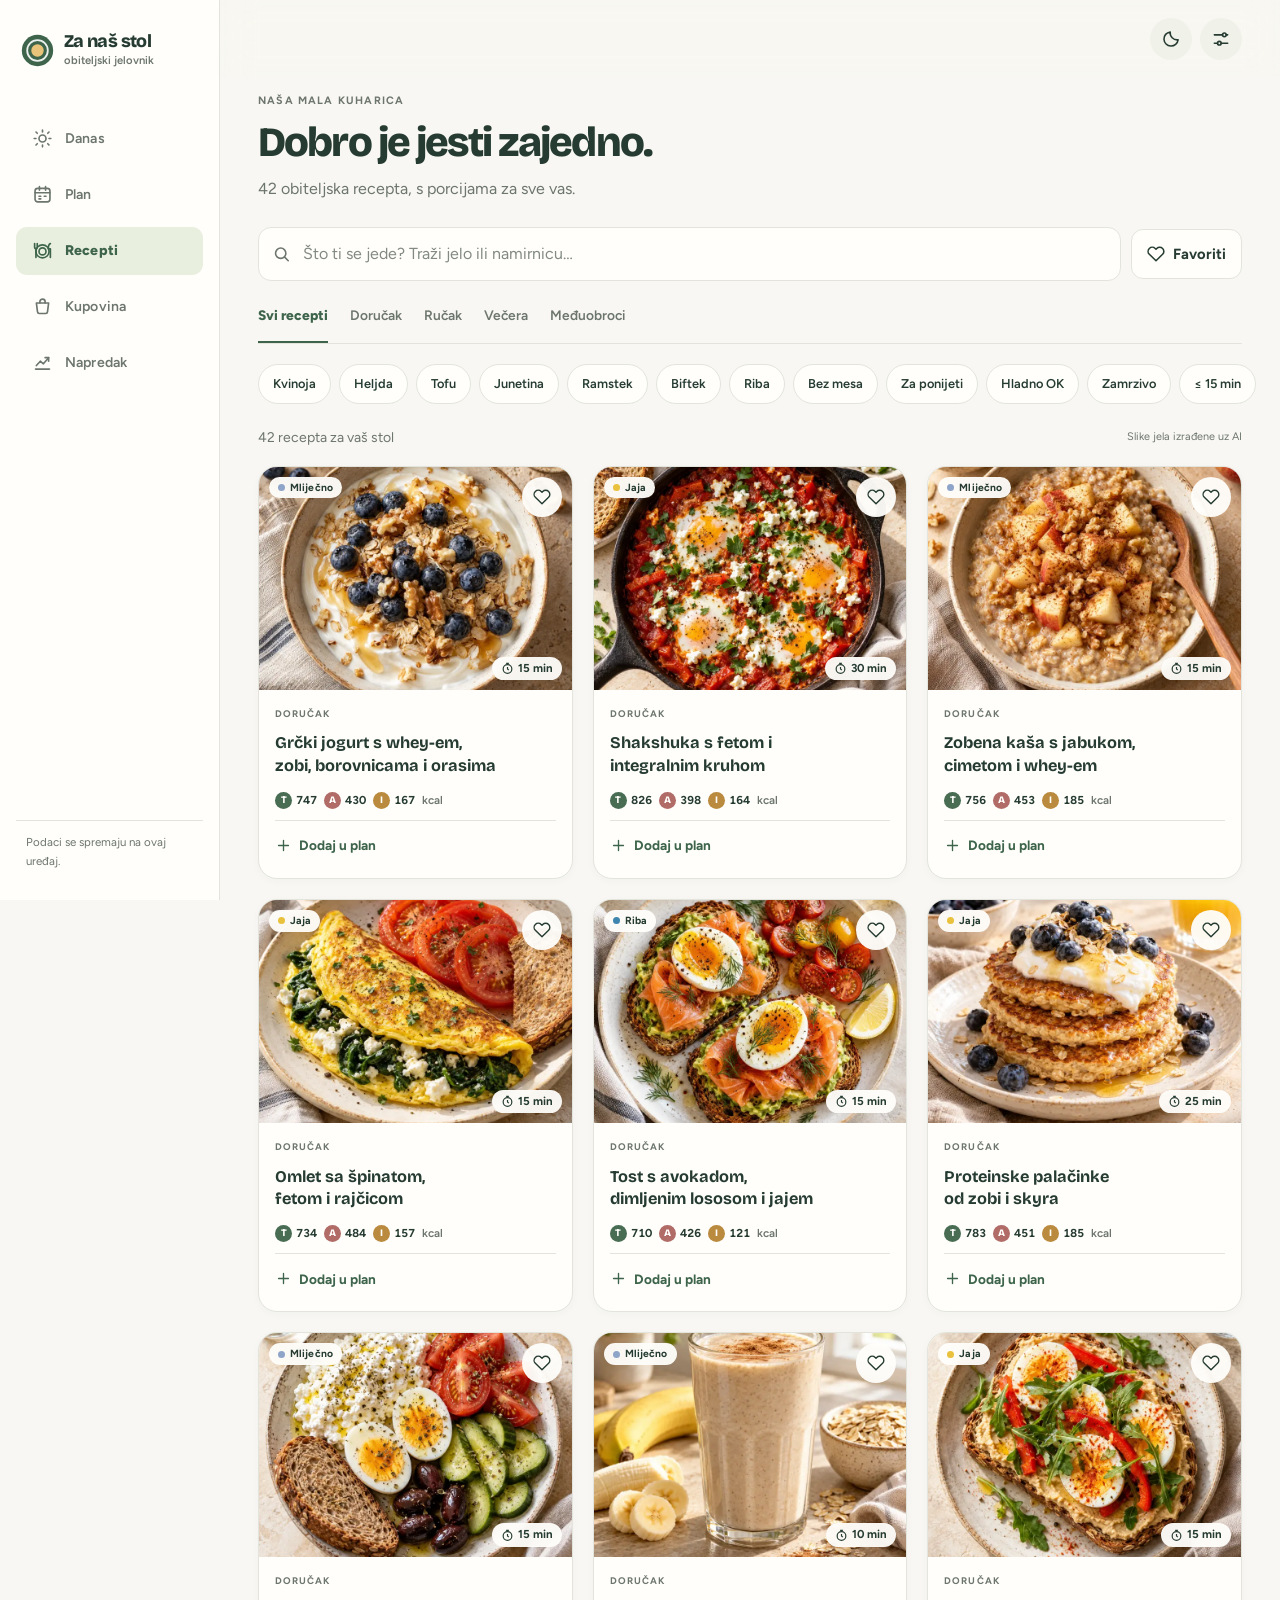
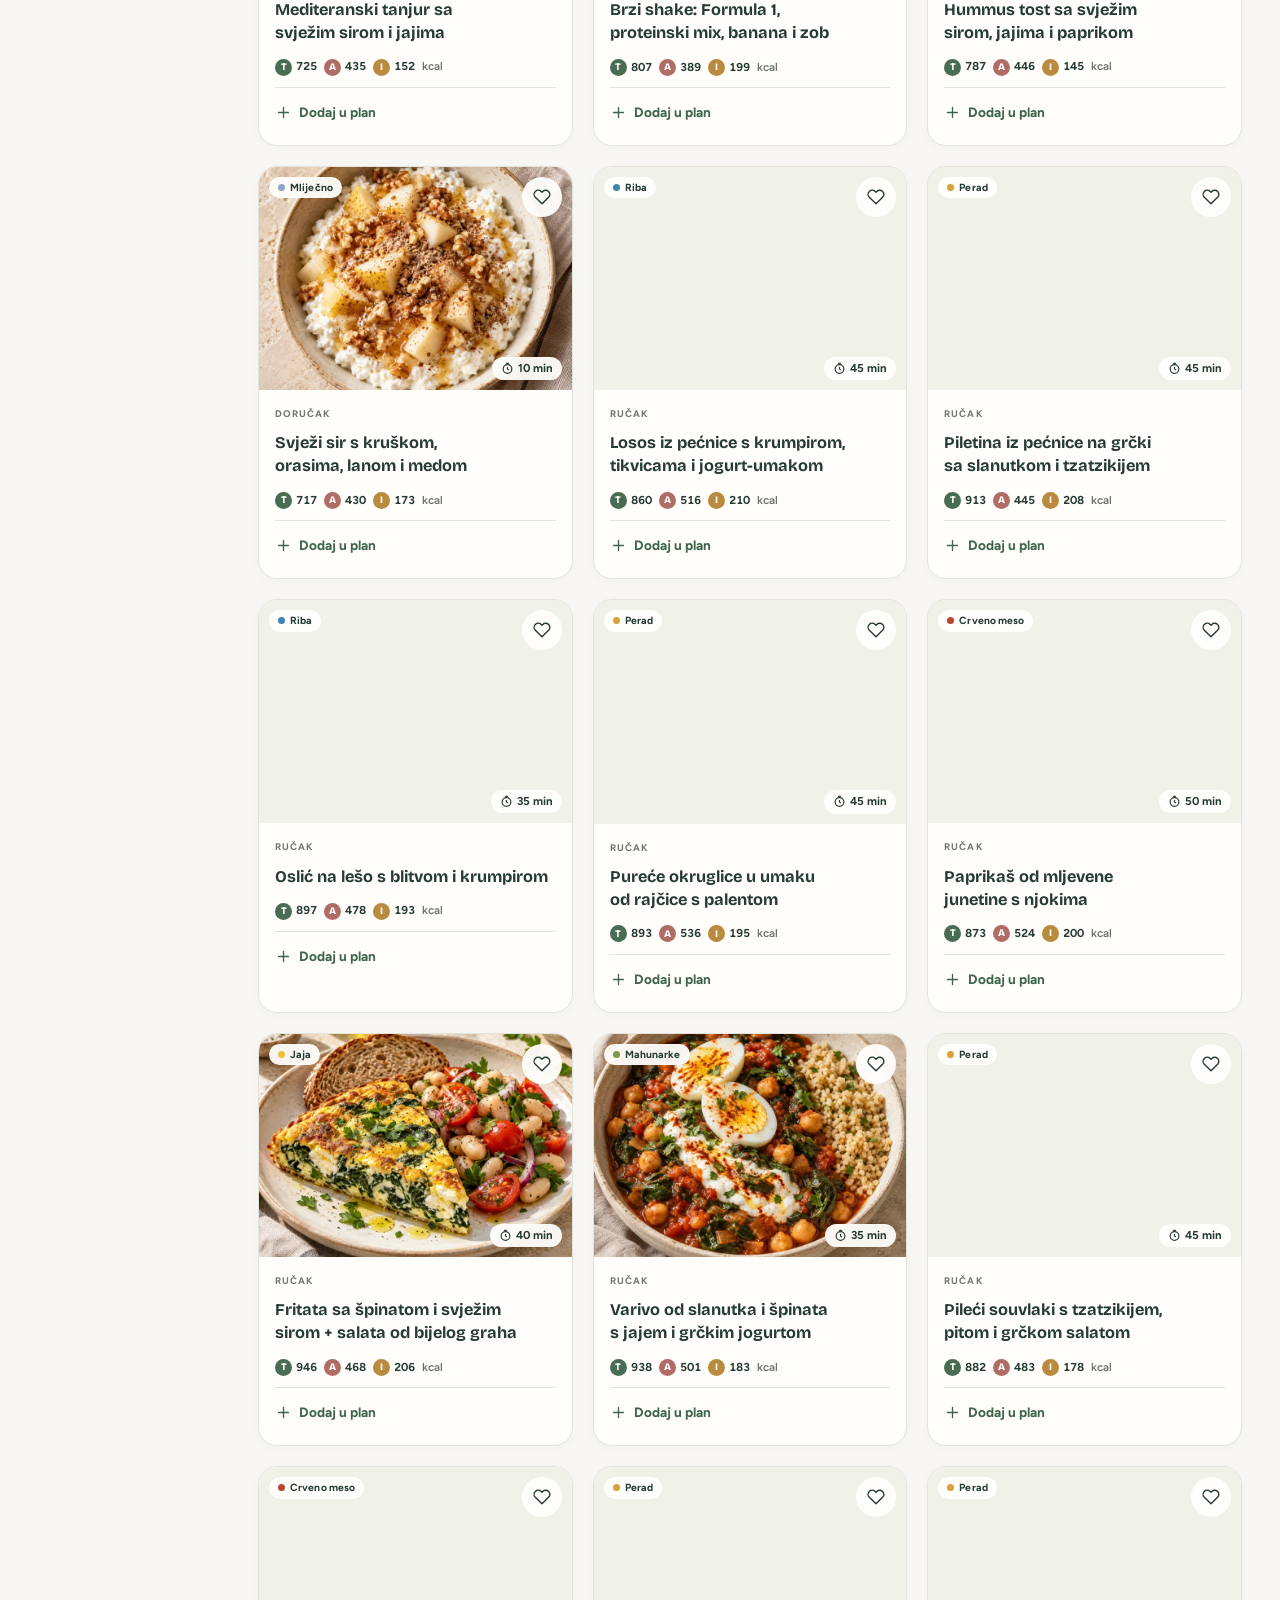
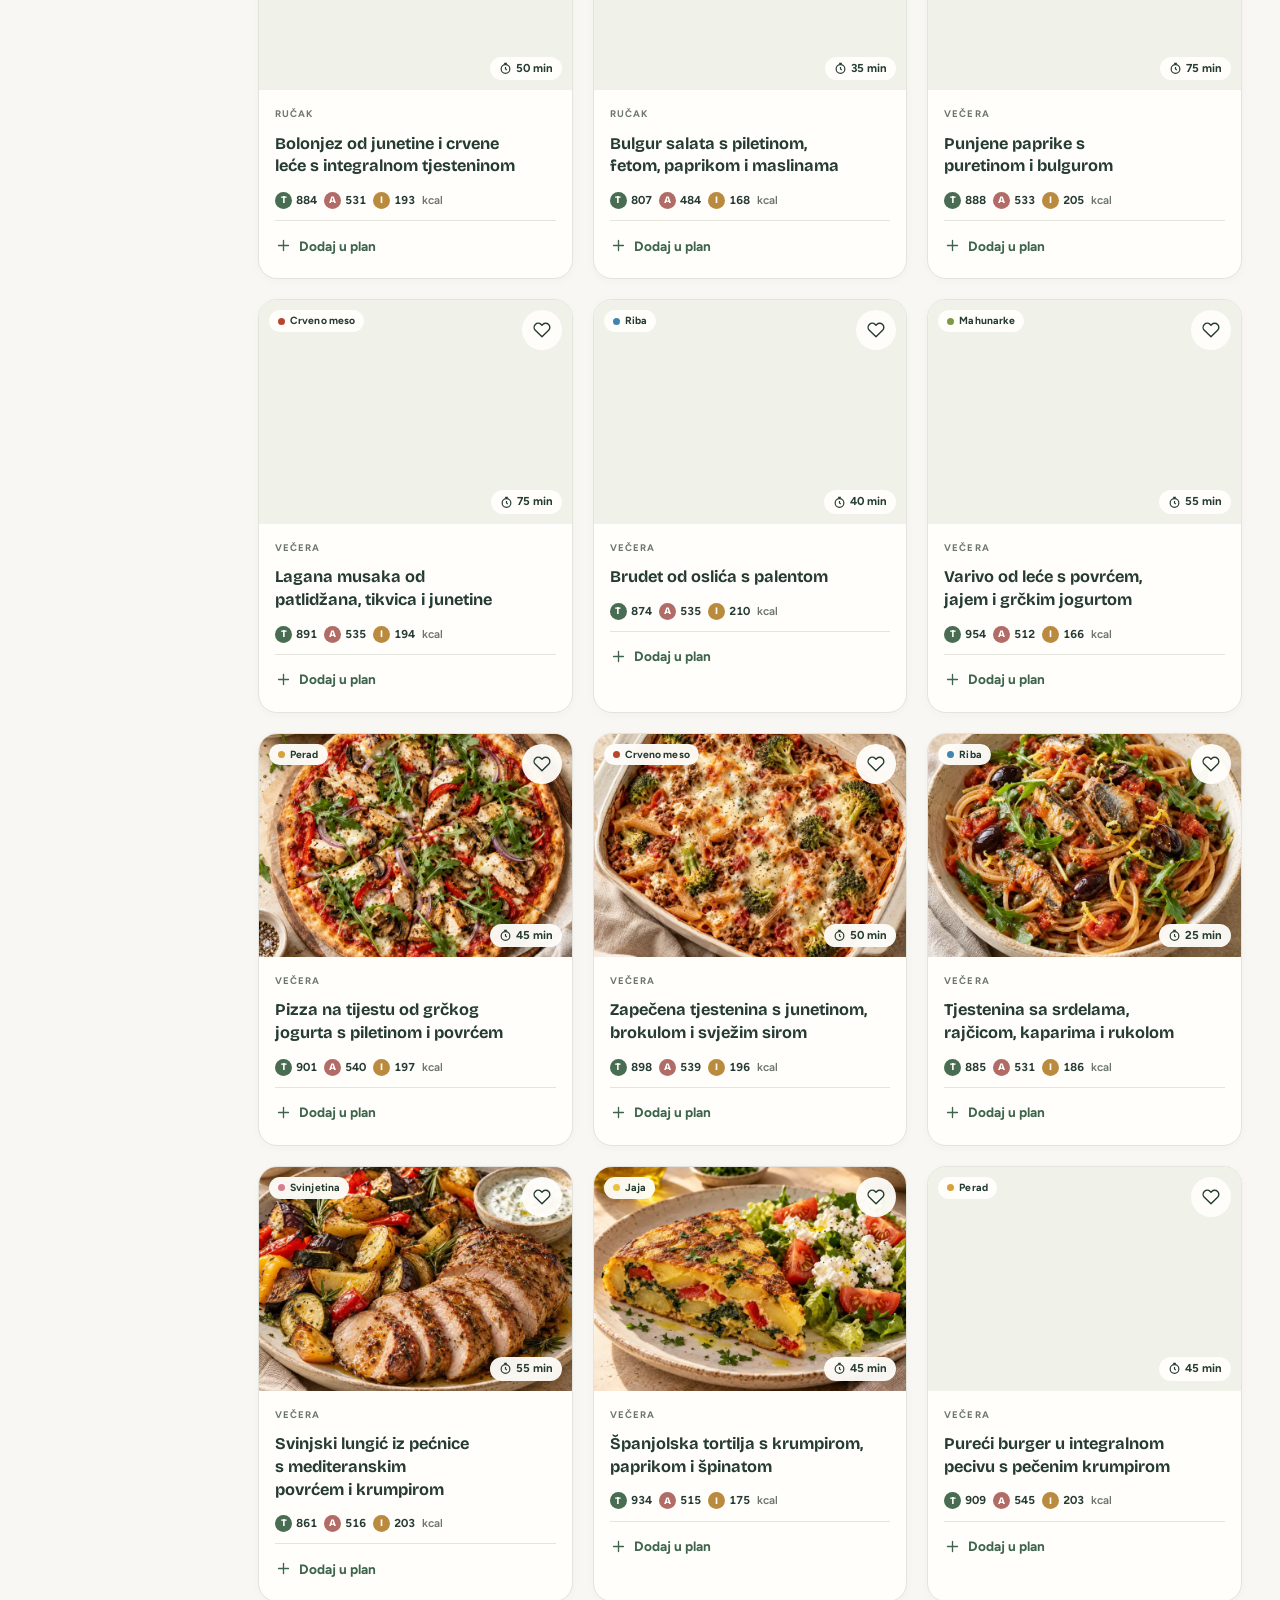
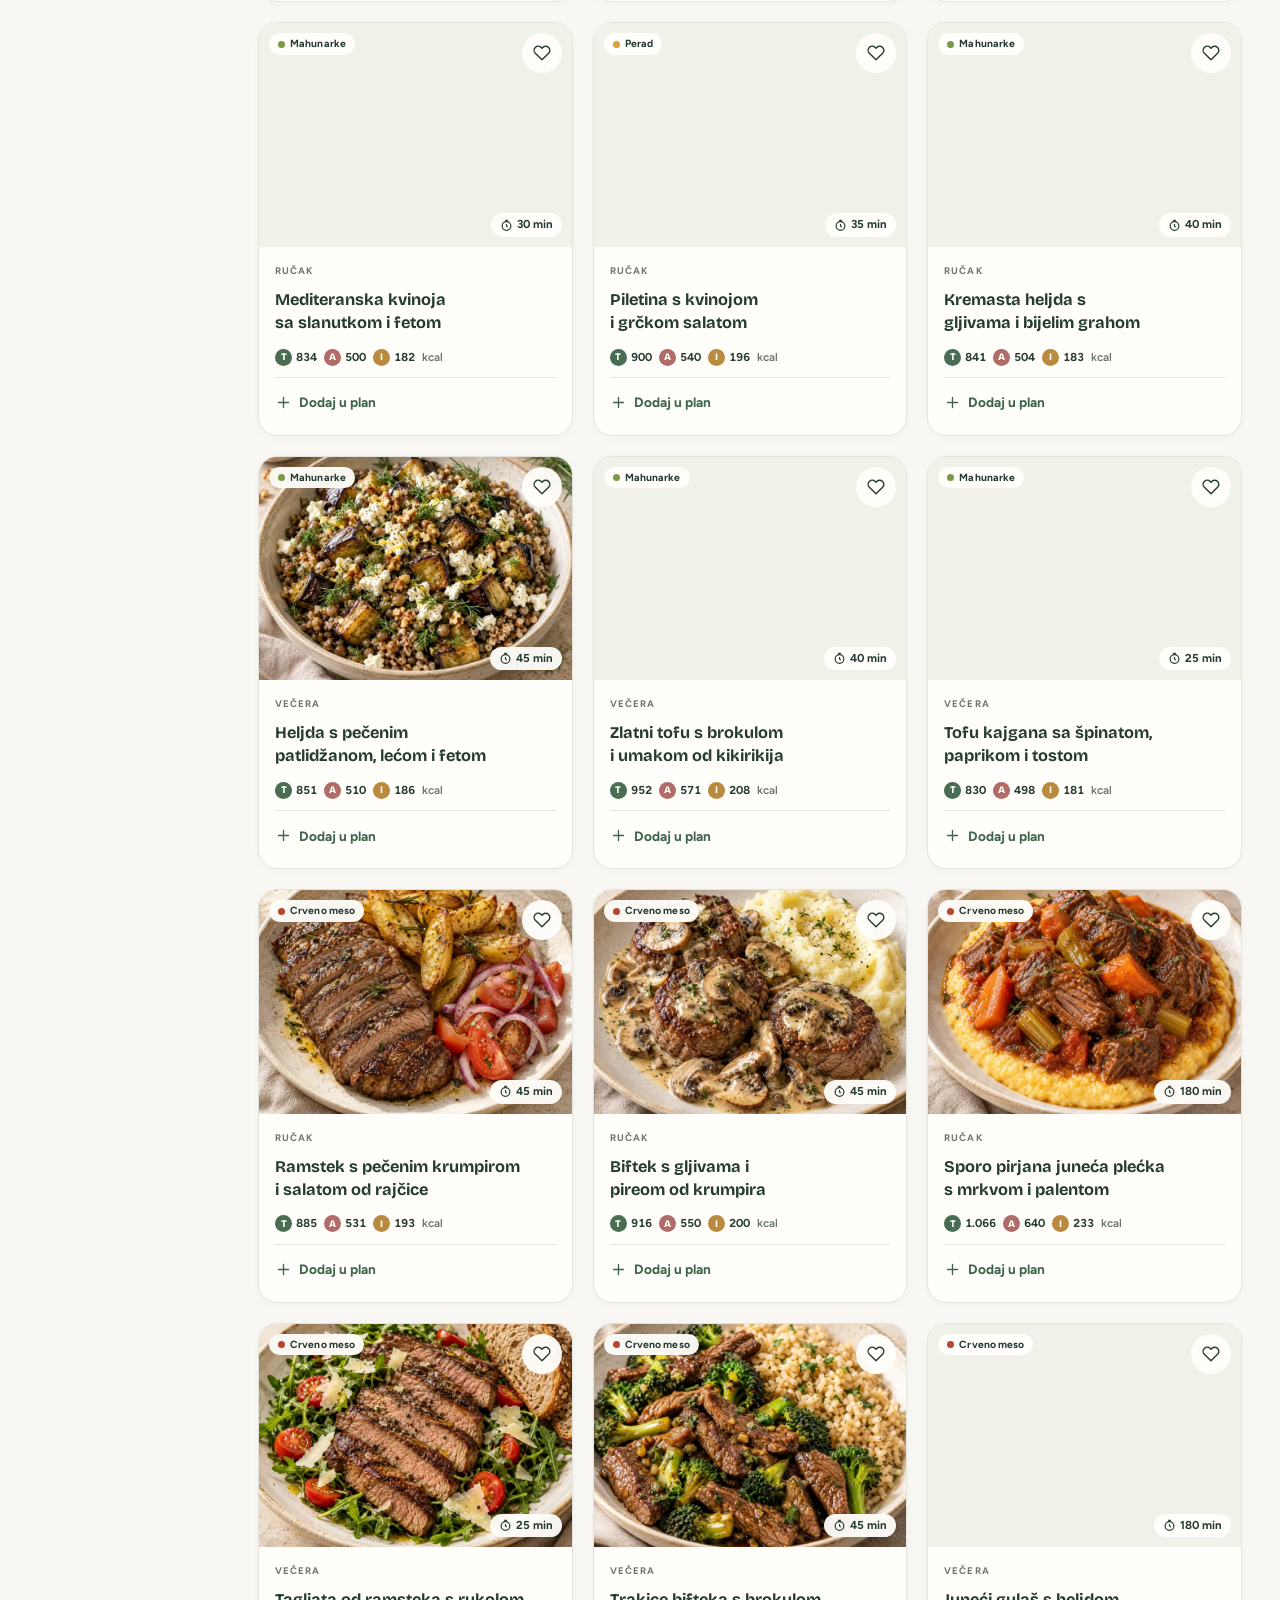
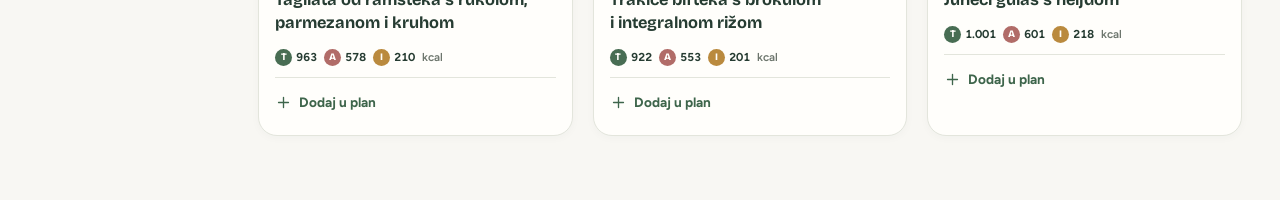
<file: pregled-recepata.html>
<!doctype html>
<html lang="hr"><head><meta charset="utf-8"><meta name="viewport" content="width=device-width,initial-scale=1"><meta http-equiv="refresh" content="0;url=./#recepti"><title>Za naš stol · Recepti</title></head><body><a href="./#recepti">Otvori recepte</a><script>
const id = location.hash.slice(1);
location.replace('./#recepti' + (/^[DRV]\d{2}$/.test(id) ? '/' + id : ''));
</script></body></html>
</file>
<file: experience.css>
/* A calmer table: warm surfaces, generous photography, clear everyday actions. */
:root {
  --bg:#F8F7F3;--surface:#FFFEFB;--surface-2:#F0F1E9;--surface-3:#E2E6DA;--ink:#263C32;--muted:#6D766D;--line:#E3E5DC;
  --sea:#3E654B;--sea-ink:#FFF;--sea-soft:#E9EFDF;--sea-deep:#2E4D38;
  --olive:#668347;--olive-ink:#FFF;--olive-soft:#ECF1E3;--citrus:#E9C379;--citrus-soft:#FBF1DB;--citrus-ink:#58441D;
  --pT:#486D53;--pS:#B16C68;--pK:#BA8A3E;--glass:rgba(248,247,243,.92);--glass-strong:rgba(255,254,251,.95);
  --shadow-1:0 2px 8px #273B3208;--shadow-2:0 10px 28px #273B3210;--rail:220px;--r-lg:22px;--r:16px;
  color-scheme:light;
}
:root[data-theme="dark"] {
  --bg:#17221F;--surface:#202D27;--surface-2:#29372F;--surface-3:#39473D;--ink:#EEF0E7;--muted:#ADB7A9;--line:#39453A;
  --sea:#BCD5A5;--sea-ink:#1C3121;--sea-soft:#34452E;--sea-deep:#D3E6C3;
  --olive:#B9CD8B;--olive-ink:#24311C;--olive-soft:#304027;--citrus:#E9C379;--citrus-soft:#413821;--citrus-ink:#2F260F;
  --pT:#BCD5A5;--pS:#E7ADA4;--pK:#E9C379;--glass:rgba(23,34,31,.94);--glass-strong:rgba(32,45,39,.95);
  --shadow-1:0 2px 8px #0002;--shadow-2:0 12px 32px #0003;color-scheme:dark;
}
body{background:var(--bg)}
h1{font-size:clamp(1.85rem,4vw,2.6rem);line-height:1.14;letter-spacing:-.045em}
h2{font-size:1.5rem;letter-spacing:-.025em}
h3{line-height:1.3}
button,a,input,summary{touch-action:manipulation}
button:disabled{cursor:default}
button:focus-visible,a:focus-visible,summary:focus-visible{outline:3px solid var(--sea);outline-offset:4px}
button:active{transform:none}
.skip-link{position:fixed;top:8px;left:8px;z-index:100;background:var(--sea);color:var(--sea-ink);padding:12px;border-radius:10px;transform:translateY(-150%)}
.skip-link:focus{transform:none}
main{gap:26px;padding-top:92px;outline:none}
.eyebrow{letter-spacing:.11em;font-size:.67rem;line-height:1.6}
.card{padding:22px;box-shadow:var(--shadow-1)}
.top{border-bottom-color:var(--line)}
.brand .logo{width:33px;height:33px}
.brand b{letter-spacing:-.035em}
.brand small::before{display:none}
.icon-btn{min-width:42px;min-height:42px}
.top-r{gap:8px}
nav.tabs .in{border-radius:22px;box-shadow:0 5px 26px #263c3220}
nav.tabs button{min-height:50px}
nav.tabs button svg{width:21px;height:21px}
nav.tabs button[aria-current="page"]{font-weight:800}
.btn{min-height:44px;border-radius:12px;padding:10px 15px}
.btn.sm{min-height:40px;border-radius:10px}
.btn.primary{box-shadow:0 3px 8px #243b3210}
.btn.outline{background:var(--surface)}
.chip{min-height:40px;padding:8px 14px;font-size:.8rem}
.chip.tag{min-height:auto;padding:4px 9px}
.text-btn{display:inline-flex;align-items:center;gap:7px;color:var(--sea);font-weight:700;font-size:.85rem;min-height:42px;text-decoration:none}
.text-btn svg{width:17px;height:17px}
.hello{display:flex;justify-content:space-between;align-items:center;gap:24px;padding:0}
.hello h1{margin:7px 0}
.hello p{font-size:.95rem}
.family{display:grid;justify-items:end;gap:8px;font-size:.75rem;color:var(--muted)}
.family-avatars{display:flex;padding-left:8px}
.family-avatars .av{width:35px;height:35px;margin-left:-8px;border:3px solid var(--bg);font-size:.72rem}
.calendar-strip{border:1px solid var(--line);background:var(--surface);border-radius:18px;padding:10px;display:grid;gap:8px}
.week{gap:8px}
.week .icon-btn{min-width:36px;min-height:44px}
.wday{gap:7px;padding:10px 0;border-radius:12px}
.wday b{font-size:1.1rem}
.wday[aria-current="date"]{box-shadow:0 3px 8px #3E654B14}
.wday .pips i{width:4px;height:4px}
.daynote{justify-content:flex-end;padding-right:6px;font-size:.76rem}
.daynote .chip.tag{background:transparent;padding:0 5px;color:var(--muted)}
.meals-section{gap:18px}
.meals-section .sect-h{align-items:center}
.meals-section h2{margin-top:4px}
.meal-progress{display:inline-flex;align-items:center;gap:5px;border-radius:999px;padding:7px 10px;background:var(--sea-soft);color:var(--sea);font-size:.75rem;font-weight:700;white-space:nowrap}
.meal-progress svg{width:15px;height:15px}
.timeline{display:grid;grid-template-columns:repeat(3,minmax(0,1fr));gap:18px}
.mcard{display:flex;flex-direction:column;gap:0;padding:0;border-radius:19px;overflow:hidden;box-shadow:var(--shadow-1);align-items:stretch;min-width:0}
.mcard.next{border-color:var(--sea);box-shadow:0 0 0 1px var(--sea);animation:none}
.meal-photo{position:relative;width:100%;aspect-ratio:1.5;background:var(--surface-2);overflow:hidden}
.mcard .thumb{width:100%;height:100%;border-radius:0}
.mcard .thumb img{width:100%;height:100%;object-fit:cover}
.meal-label{position:absolute;left:12px;top:12px;padding:5px 10px;border-radius:7px;background:var(--glass-strong);color:var(--ink);font-size:.72rem;font-weight:700;pointer-events:none}
.mcard .flag{top:auto;bottom:12px;left:12px;z-index:1;background:var(--sea);color:var(--sea-ink);padding:5px 9px;border-radius:7px;font-size:.61rem;letter-spacing:.07em;pointer-events:none}
.favorite{display:grid;place-items:center;position:absolute;top:10px;right:10px;width:40px;height:40px;border-radius:50%;color:var(--ink);background:var(--glass-strong);z-index:1}
.favorite svg{width:18px;height:18px}
.favorite[aria-pressed="true"]{color:var(--tomato)}
.favorite[aria-pressed="true"] svg{fill:currentColor}
.favorite.detail-favorite{position:static;background:var(--surface-2)}
.mcard .t{padding:17px 17px 14px;gap:10px;flex:1;display:flex;flex-direction:column}
.meal-time{display:flex;align-items:center;gap:5px;color:var(--muted);font-size:.75rem}
.meal-time svg{width:15px;height:15px}
.meal-time span{margin-left:auto;font-size:.7rem}
.mcard .t .title{font-family:var(--font-display);font-size:1.03rem;line-height:1.35;letter-spacing:-.015em;display:block;overflow:visible;flex:1}
.mcard .acts{display:grid;grid-template-columns:1fr 1fr;gap:8px;margin-top:6px}
.mcard .acts .btn{font-size:.78rem;padding:10px 6px;gap:5px}
.mcard .acts svg{width:15px;height:15px}
.mcard .meta .sl{font-size:.7rem;gap:7px}
.mcard .mini{width:16px;height:16px;font-size:.58rem}
.meal-check{display:flex;align-items:center;justify-content:center;gap:7px;width:100%;padding:12px 8px;border-top:1px solid var(--line);font-size:.72rem;color:var(--muted);background:var(--surface);min-height:46px}
.meal-check .check{width:20px;height:20px;border-width:1.5px}
.meal-check svg{width:12px;height:12px}
.meal-check[aria-pressed="true"]{background:var(--olive-soft);color:var(--olive)}
.mcard.empty{border-style:dashed;background:var(--surface);padding:24px 16px;justify-content:center}
.mcard.empty .thumb{height:90px;background:none}
.mcard.empty .t{padding:10px 0;flex:0;text-align:center}
.today-secondary{display:grid;grid-template-columns:1.1fr 1fr;gap:22px}
.today-secondary .sect-h{align-items:center;flex-wrap:wrap}
.today-secondary h3{font-size:1rem}
.today-secondary .seg button{font-size:.74rem;padding:7px 11px}
.week-flow .sect-h{gap:6px}
.week-flow .sect-h .small{font-size:.7rem}
.flow{padding-top:8px}
.flow b{font-size:.78rem}
.flow small{font-size:.7rem}
.flow .dot{width:32px;height:32px;font-size:.8rem}
.flow button::before{top:19px}
.prow .ph .num{font-size:.75rem}
.prow .ph b{font-size:.87rem}
.prow .pm{font-size:.73rem}
.disclosure summary{display:flex;align-items:center;justify-content:space-between;gap:10px;list-style:none;cursor:pointer;font-weight:700;min-height:36px}
.disclosure summary::-webkit-details-marker{display:none}
.disclosure summary > span{display:flex;align-items:center;gap:7px}
.disclosure summary .small{font-size:.73rem;font-weight:400}
.disclosure summary svg{width:17px;height:17px}
.disclosure[open] summary > span:last-child > svg{transform:rotate(180deg)}
.disclosure-body{padding-top:20px}
.quiet-note{display:flex;gap:12px;align-items:center;padding:3px 10px;font-size:.82rem;color:var(--sea)}
.quiet-note > svg{width:28px;height:28px;flex:none}
.pagehead{gap:10px;padding:0}
.recipe-tools{gap:18px}
.search input{border-radius:13px;padding:14px 16px 14px 44px;min-height:50px}
.search input::placeholder{color:var(--muted);opacity:.85}
.favorites-filter{min-height:50px}
.recipe-tabs{display:flex;gap:22px;border-bottom:1px solid var(--line);overflow-x:auto;scrollbar-width:none}
.recipe-tabs button{color:var(--muted);padding:3px 0 12px;min-height:44px;white-space:nowrap;font-size:.86rem;font-weight:600;border-bottom:2px solid transparent}
.recipe-tabs button[aria-pressed="true"]{border-color:var(--sea);color:var(--sea);font-weight:800}
.results-line{min-height:24px;margin-top:-6px;margin-bottom:-10px}
.photo-note{font-size:.68rem}
.rgrid{grid-template-columns:repeat(3,minmax(0,1fr));gap:20px}
.rcard{border-radius:19px;box-shadow:var(--shadow-1)}
.rcard .img{aspect-ratio:1.4}
.rcard .recipe-photo{display:block;width:100%;height:100%}
.rcard .body{padding:16px;gap:11px}
.rcard h3{font-family:var(--font-display);font-size:1.02rem;letter-spacing:-.02em}
.rcard h3 button{line-height:1.4;width:100%}
.rcard .sl{font-size:.72rem;gap:7px}
.rcard .body .eyebrow{font-size:.6rem}
.rcard .img .pill{font-size:.65rem;max-width:calc(100% - 70px)}
.add-plan{margin-top:auto;padding-top:8px;border-top:1px solid var(--line);width:100%}
.empty-recipes{grid-column:1/-1;background:var(--surface);border:1px dashed var(--line);border-radius:20px;padding:60px 20px;min-height:260px}
.empty-recipes p{max-width:440px;font-size:.9rem}
.detail{gap:28px}
.dhero{aspect-ratio:1.15;margin:0}
.dhead h1{font-size:clamp(1.7rem,3vw,2.4rem)}
.dhead .eyebrow{font-size:.63rem}
.cta{grid-template-columns:1fr auto}
.cta .btn.lg{grid-column:1/-1;font-size:.94rem;border-radius:12px}
.fact small{font-size:.61rem;letter-spacing:0;text-transform:none}
.recipe-source{border-left:3px solid var(--sea);padding:10px 15px;background:var(--sea-soft);font-size:.85rem;border-radius:0 10px 10px 0}
.recipe-source a{color:var(--sea);font-weight:700;text-underline-offset:3px}
.recipe-source p{margin-top:5px;color:var(--muted)}
.weeknav{padding:14px;border:1px solid var(--line);border-radius:16px;background:var(--surface)}
.slot .th{width:62px;height:62px;border-radius:12px}
.slot{grid-template-columns:62px 1fr auto;min-height:82px}
.slot .v{line-height:1.35}
.daycard{box-shadow:var(--shadow-1)}
.daycard.today{border-color:var(--sea)}
.dayflags{border-top:1px solid var(--line);padding-top:10px}
.srow{min-height:55px}
.shop .ch{padding-bottom:13px}
.shopsum .big{font-size:1.7rem}
.item .th{width:58px;height:58px;border-radius:12px}
.item{grid-template-columns:58px 1fr auto}
.sheet{padding:24px}
#meals,[id^="sec-"]{scroll-margin-top:150px}
@media (hover:hover){
  .mcard:hover{box-shadow:var(--shadow-2)}
  .mcard .thumb:hover img{transform:scale(1.035)}
  .btn.primary:hover{filter:brightness(1.08)}
  .text-btn:hover{text-decoration:underline;text-underline-offset:4px}
  .meal-check:hover{background:var(--surface-2)}
}
@media (min-width:1024px){
  main{max-width:1440px;padding-left:calc(var(--rail) + 38px);padding-right:38px;padding-top:92px;margin-inline:auto}
  nav.tabs .in{padding:28px 16px;gap:8px;border-radius:0;box-shadow:none}
  nav.tabs .rail-brand{padding:4px 5px 38px}
  nav.tabs button{min-height:48px;padding:12px 16px;font-size:.88rem;border-radius:11px}
  nav.tabs .rail-foot{font-size:.72rem;line-height:1.7}
  .top{background:transparent;border:0;pointer-events:none}
  .top-in{max-width:none;padding:18px 38px}
  .top-r{pointer-events:auto}
  .top.scrolled{background:var(--glass);border-bottom:1px solid var(--line)}
}
@media (min-width:1440px){.timeline{gap:24px}.mcard .t{padding:20px}.mcard .t .title{font-size:1.2rem}.mcard .acts .btn{font-size:.87rem}.rgrid{gap:24px}}
@media (min-width:760px) and (max-width:1100px){.timeline{gap:12px}.mcard .t{padding:13px 11px}.mcard .acts{grid-template-columns:1fr}.mcard .meta .sl{gap:5px}}
@media (max-width:759px){
  main{gap:22px;padding-top:88px;padding-bottom:120px}
  .hello{gap:15px;align-items:flex-start}.hello h1{font-size:1.95rem}.hello p{font-size:.85rem}.family{display:none}
  .calendar-strip{padding:8px 5px;border-radius:15px}.week{gap:2px}.week .icon-btn{min-width:25px;width:25px}.wday{gap:6px;padding:10px 0}.wday small{font-size:.58rem}.wday b{font-size:1rem}.daynote{justify-content:center}
  .meals-section .sect-h{gap:6px}.meals-section h2{font-size:1.26rem}.meal-progress{font-size:.65rem;padding:6px 8px}
  .timeline{grid-template-columns:1fr;gap:18px}
  .meal-photo{aspect-ratio:1.9}.mcard .t{padding:17px 18px 15px;gap:10px}.mcard .t .title{font-size:1.2rem}.mcard .acts{grid-template-columns:1fr 1fr}.mcard .acts .btn{font-size:.88rem;min-height:44px}.mcard .meta .sl{font-size:.78rem;gap:12px}
  .mcard .meal-time{font-size:.8rem}.mcard .meal-check{font-size:.78rem;padding:13px}
  .mcard.empty{min-height:220px}.mcard.empty .thumb{height:70px}
  .today-secondary{grid-template-columns:1fr;gap:18px}.card{padding:18px}.prow .ph .num{font-size:.8rem}
  .rgrid{grid-template-columns:repeat(2,minmax(0,1fr));gap:12px}.rcard .body{padding:12px;gap:9px}.rcard h3{font-size:.9rem}.rcard .sl{font-size:.65rem;gap:5px}.rcard .mini{width:15px;height:15px;font-size:.55rem}.rcard .sl span.u{font-size:.6rem}
  .rcard .img{aspect-ratio:1.1}.rcard .img .pill{display:none}.rcard .img .tm{right:8px;bottom:8px;font-size:.65rem;padding:4px 7px}.favorite{width:36px;height:36px;top:8px;right:8px}.favorite svg{width:17px;height:17px}
  .recipe-tabs{gap:20px}.recipe-tabs button{font-size:.8rem}.recipe-tools .chips{gap:6px}.recipe-tools .chip{font-size:.75rem;padding:7px 12px}
  .search input{font-size:.88rem}.favorites-filter{width:48px;padding:10px;flex:none}.favorites-filter span{display:none}.favorites-filter::after{content:none}
  .photo-note{width:100%;font-size:.63rem}.results-line{gap:4px}.results-line .text-btn{font-size:.76rem}
  .add-plan{font-size:.75rem;gap:4px}.rcard .body .eyebrow{font-size:.56rem}
  .detail .dhero{aspect-ratio:1.4}.dhead .sub{font-size:.94rem}.subnav button{padding:8px;font-size:.77rem}
  .sheet{padding:20px 16px}.sheet .row.nowrap{flex-wrap:wrap}.sheet .row.nowrap .grow{min-width:100%}
}
@media (max-width:359px){.rgrid{grid-template-columns:1fr}.meal-progress svg{display:none}.hello h1{font-size:1.75rem}.timeline .mcard .acts .btn{font-size:.78rem}.sect-h{flex-wrap:wrap}}
@media (prefers-reduced-motion:reduce){*,*::before,*::after{animation:none!important;transition:none!important;scroll-behavior:auto!important}}

/* Let navigation remain responsive while the short visual transition runs. */
::view-transition{pointer-events:none}

.start-week{display:flex;align-items:center;justify-content:space-between;gap:18px;background:var(--sea-soft)}
.start-week p{margin-top:5px}
@media(max-width:560px){.start-week{align-items:stretch;flex-direction:column}.start-week .btn{align-self:flex-start}}

/* Clear touch targets and an editable, mobile-first menu. */
.menu-invite{display:flex;align-items:center;justify-content:space-between;gap:20px;background:var(--sea-soft)}
.menu-invite h3{margin:4px 0 6px}.menu-invite .btn{flex:none}
.purchase-overview{display:flex;justify-content:space-between;gap:24px;align-items:center}
.purchase-overview h2{margin:7px 0}.purchase-overview .actions{justify-content:flex-end}
.procurement-group .sect-h{align-items:flex-start;margin-bottom:16px}.procurement-group .sect-h p{margin-top:5px;max-width:640px}
.purchase-list{list-style:none;padding:0;margin:0}.purchase-row{display:block;list-style:none;padding:19px 0;border-top:1px solid var(--line)}
.purchase-select{display:grid;grid-template-columns:32px minmax(0,1fr);align-items:start;gap:12px;cursor:pointer;min-height:48px;padding:4px 0}
.purchase-checkbox{appearance:none;-webkit-appearance:none;display:grid;place-items:center;width:28px;height:28px;border:2px solid var(--muted);border-radius:8px;background:var(--surface);margin:1px 0;cursor:pointer;color:var(--surface);flex:none}
.purchase-checkbox:checked{background:var(--sea);border-color:var(--sea)}.purchase-checkbox:checked::after{content:"";width:7px;height:13px;border:solid var(--surface);border-width:0 2.5px 2.5px 0;transform:translateY(-1px) rotate(45deg)}
.purchase-checkbox:focus-visible{outline:3px solid var(--sea);outline-offset:4px}.purchase-checkbox:disabled{opacity:.5;cursor:default}
.purchase-info{min-width:0;display:grid;gap:8px}.purchase-info>b{font-size:1rem;line-height:1.45;font-weight:650;display:block}
.purchase-amount{display:flex;gap:6px 10px;align-items:baseline;flex-wrap:wrap;line-height:1.45}.purchase-amount>span,.purchase-amount small{font-size:.76rem;color:var(--muted)}.purchase-amount strong{font-size:1rem;color:var(--sea);white-space:nowrap}
.purchase-details{padding-left:44px}.purchase-math{display:flex;flex-wrap:wrap;gap:5px 16px;font-size:.78rem;color:var(--muted);margin-top:5px;line-height:1.6}.purchase-math strong{font-weight:600}
.purchase-note{font-size:.72rem;line-height:1.6;color:var(--muted);margin-top:5px;max-width:550px}.purchase-edit{display:inline-flex;gap:6px;align-items:center;min-height:44px;font-size:.76rem;padding:8px 0;margin-top:1px}.purchase-edit svg{width:15px;height:15px}
.purchase-row.purchased .purchase-info>b{text-decoration:line-through;color:var(--muted)}.purchase-row.purchased .purchase-amount strong{color:var(--muted)}.purchase-row.stocked .purchase-amount strong{color:var(--muted)}
.fresh-week summary,.procurement-help summary{display:flex;gap:12px;align-items:center;justify-content:space-between;cursor:pointer;list-style:none;min-height:44px;font-weight:600}
.fresh-week summary::-webkit-details-marker,.procurement-help summary::-webkit-details-marker{display:none}.fresh-week[open] summary{margin-bottom:16px}
.fresh-week summary svg,.procurement-help summary svg{width:18px;flex:none;transition:transform .2s}.fresh-week[open] summary svg,.procurement-help details[open] summary svg{transform:rotate(180deg)}.procurement-help details[open] summary{margin-bottom:16px}.procurement-help p{font-size:.85rem;color:var(--muted);line-height:1.65}.procurement-help a{color:var(--sea);text-decoration:underline}
/* Header, scrollable days and save controls stay separate, including on iOS. */
.sheet.menu-sheet{display:flex;flex-direction:column;width:min(960px,96vw);max-width:960px;max-height:90vh;max-height:90dvh;padding:0;gap:0;overflow:hidden}.menu-sheet>.grab{display:none}
.menu-editor-head{flex:none;padding:22px 24px 0;background:var(--surface);border-bottom:1px solid var(--line)}.menu-editor-head h3{font-size:1.35rem;line-height:1.3;margin-top:4px}.menu-editor-head>.sh{gap:12px}.menu-editor-head .icon-btn{flex:none;min-width:44px;min-height:44px}.menu-editor-head>p{font-size:.82rem;color:var(--muted);margin:8px 0 16px}.menu-editor-head>.search{margin:18px 0}.menu-editor-head .search input{font-size:16px}
.menu-week-tabs{display:grid;grid-template-columns:repeat(4,minmax(0,1fr));gap:6px;padding:5px;background:var(--surface-2);border-radius:14px}.menu-week-tabs button{min-height:44px;text-align:center;padding:8px 4px;font-size:.81rem;font-weight:650;border-radius:10px;color:var(--muted)}.menu-week-tabs button[aria-pressed="true"]{background:var(--sea);color:var(--surface);box-shadow:0 2px 6px #0001}
.menu-week-nav{display:flex;align-items:center;justify-content:space-between;padding:7px 0}.menu-week-nav b{font-size:.88rem;font-variant-numeric:tabular-nums}.menu-week-nav button:disabled{opacity:.25}
.menu-scroll{min-height:0;overflow-y:auto;overscroll-behavior:contain;padding:20px 24px;background:var(--bg)}.menu-days{display:grid;gap:22px}.menu-day{background:var(--surface);border:1px solid var(--line);border-radius:16px;overflow:hidden}.menu-day>header{display:flex;align-items:center;justify-content:space-between;padding:13px 16px;border-bottom:1px solid var(--line)}.menu-day h4{font-size:.95rem;font-weight:700;letter-spacing:0}.menu-day>header>span{font-size:.78rem;color:var(--muted)}
.menu-day-meals{display:grid;grid-template-columns:repeat(3,minmax(0,1fr))}.menu-meal{display:flex;align-items:flex-start;gap:12px;width:100%;min-width:0;padding:15px;text-align:left;transition:background .15s}.menu-day-meals>.menu-meal+ .menu-meal{border-left:1px solid var(--line)}.menu-meal:hover{background:var(--sea-soft)}.menu-meal:focus-visible{outline-offset:-4px;border-radius:10px}.menu-meal-photo{width:60px;height:68px;flex:none;border-radius:10px;overflow:hidden;background:var(--surface-2)}.menu-meal-photo img{width:100%;height:100%;display:block;object-fit:cover}.menu-meal-copy{display:grid;min-width:0;gap:5px}.menu-meal-copy>small{font-size:.68rem;color:var(--muted);font-weight:600}.menu-meal-copy>b{font-size:.85rem;font-weight:600;line-height:1.45;overflow-wrap:break-word}.menu-meal-change{display:flex;align-items:center;gap:6px;font-size:.7rem;font-weight:650;color:var(--sea);margin-top:2px}.menu-meal-change svg{width:13px;height:13px}
.menu-editor-footer{flex:none;padding:12px 24px 18px;background:var(--surface);border-top:1px solid var(--line)}.menu-editor-footer p{font-size:.72rem;color:var(--muted);line-height:1.5;margin-bottom:10px}.menu-editor-footer>div{display:flex;gap:10px}.menu-editor-footer .btn{min-height:46px}.menu-options{display:grid;grid-template-columns:repeat(2,minmax(0,1fr));gap:10px}.menu-options>.menu-meal{background:var(--surface);border:1px solid var(--line);border-radius:12px}.menu-options>.menu-meal.selected{border-color:var(--sea);background:var(--sea-soft)}
@media(max-width:759px){
 .menu-invite,.purchase-overview{align-items:stretch;flex-direction:column}.menu-invite .btn{align-self:flex-start}.purchase-overview .actions{justify-content:flex-start}
 .procurement-group{padding:16px}.purchase-row{padding:16px 0}.purchase-select{gap:12px}.purchase-info>b{font-size:.94rem}.purchase-math{font-size:.75rem;gap:4px 13px}.purchase-amount small{flex-basis:100%}.procurement-group .sect-h{flex-wrap:wrap;gap:8px}.fresh-week summary{font-size:.85rem}.fresh-weeks h2{font-size:1.3rem}
 .sheet.menu-sheet{width:100%;max-width:100%;max-height:94vh;max-height:94dvh;border-radius:24px 24px 0 0}.menu-editor-head{padding:18px 16px 0}.menu-editor-head h3{font-size:1.17rem}.menu-editor-head .eyebrow{font-size:.63rem}.menu-editor-head>p{margin:7px 0 12px;font-size:.78rem}.menu-week-tabs{gap:3px;padding:4px}.menu-week-tabs button{font-size:.76rem}.menu-scroll{padding:14px 12px}.menu-days{gap:16px}.menu-day-meals{grid-template-columns:1fr}.menu-day-meals>.menu-meal+.menu-meal{border-left:0;border-top:1px solid var(--line)}.menu-meal{padding:13px;gap:13px}.menu-meal-photo{width:68px;height:72px}.menu-meal-copy>b{font-size:.91rem;line-height:1.4}.menu-meal-copy>small{font-size:.68rem}.menu-meal-change{font-size:.71rem}.menu-editor-footer{padding:10px 16px max(14px,env(safe-area-inset-bottom))}.menu-editor-footer .btn{font-size:.76rem;padding:10px 11px;flex:1}.menu-editor-footer>div{gap:8px}.menu-editor-footer p{font-size:.68rem;margin-bottom:8px}.menu-options{grid-template-columns:1fr}
}

/* Spice pantry shares the grocery checklist controls. */
.spice-invite{display:flex;align-items:center;justify-content:space-between;gap:18px;background:var(--sea-soft)}.spice-invite h3{margin:5px 0}.spice-invite p{font-size:.81rem;color:var(--muted);line-height:1.5}.spice-invite>.btn{flex:none}
.spice-tabs{display:grid;grid-template-columns:repeat(3,minmax(0,1fr));gap:5px;margin:12px 0 15px;padding:4px;background:var(--surface-2);border-radius:12px}.spice-tabs button{min-height:44px;padding:8px 4px;text-align:center;border-radius:9px;font-size:.78rem;font-weight:650;color:var(--muted)}.spice-tabs button[aria-pressed="true"]{background:var(--sea);color:var(--surface)}
.spice-explainer{font-size:.82rem;line-height:1.6;color:var(--muted);margin-bottom:18px}.spice-group,.spice-fresh{background:var(--surface);border:1px solid var(--line);border-radius:14px;padding:18px}.spice-group>h4,.spice-fresh>h4{font-size:1rem;margin-bottom:12px}.spice-fresh{margin-top:20px}.spice-row{padding:15px 0;list-style:none;border-top:1px solid var(--line)}.spice-pack{font-size:.77rem;color:var(--sea);line-height:1.5}.spice-row .purchase-details p{font-size:.81rem;line-height:1.6;color:var(--muted);margin:7px 0}.spice-row .purchase-details>small{font-size:.7rem}.spice-herb-week{border-top:1px solid var(--line);margin-top:14px}.spice-herb-week summary{display:flex;align-items:center;justify-content:space-between;list-style:none;min-height:48px;font-size:.82rem;font-weight:650;cursor:pointer}.spice-herb-week summary::-webkit-details-marker{display:none}.spice-herb-week summary svg{width:16px;height:16px}.spice-herb-week[open] summary svg{transform:rotate(180deg)}
.spice-pairings{display:grid;grid-template-columns:1fr 1fr;gap:12px}.spice-pairings article{background:var(--surface);border:1px solid var(--line);border-radius:14px;padding:18px}.spice-pairings h4{font-size:.95rem;margin-bottom:8px}.spice-pairings p{font-size:.86rem;line-height:1.65;color:var(--muted)}.spice-source{margin-top:18px;line-height:1.7}.spice-source a{color:var(--sea);text-decoration:underline}
@media(max-width:759px){.spice-invite{align-items:flex-start;flex-direction:column}.spice-invite>.btn{width:100%;justify-content:space-between}.spice-tabs button{font-size:.72rem}.spice-group,.spice-fresh{padding:14px}.spice-pairings{grid-template-columns:1fr}.spice-scroll .purchase-info>b{font-size:.95rem}}



.snack-prep{font-size:.85rem;line-height:1.65;margin-top:14px;padding-top:12px;border-top:1px solid var(--line);color:var(--ink)}
</file>
